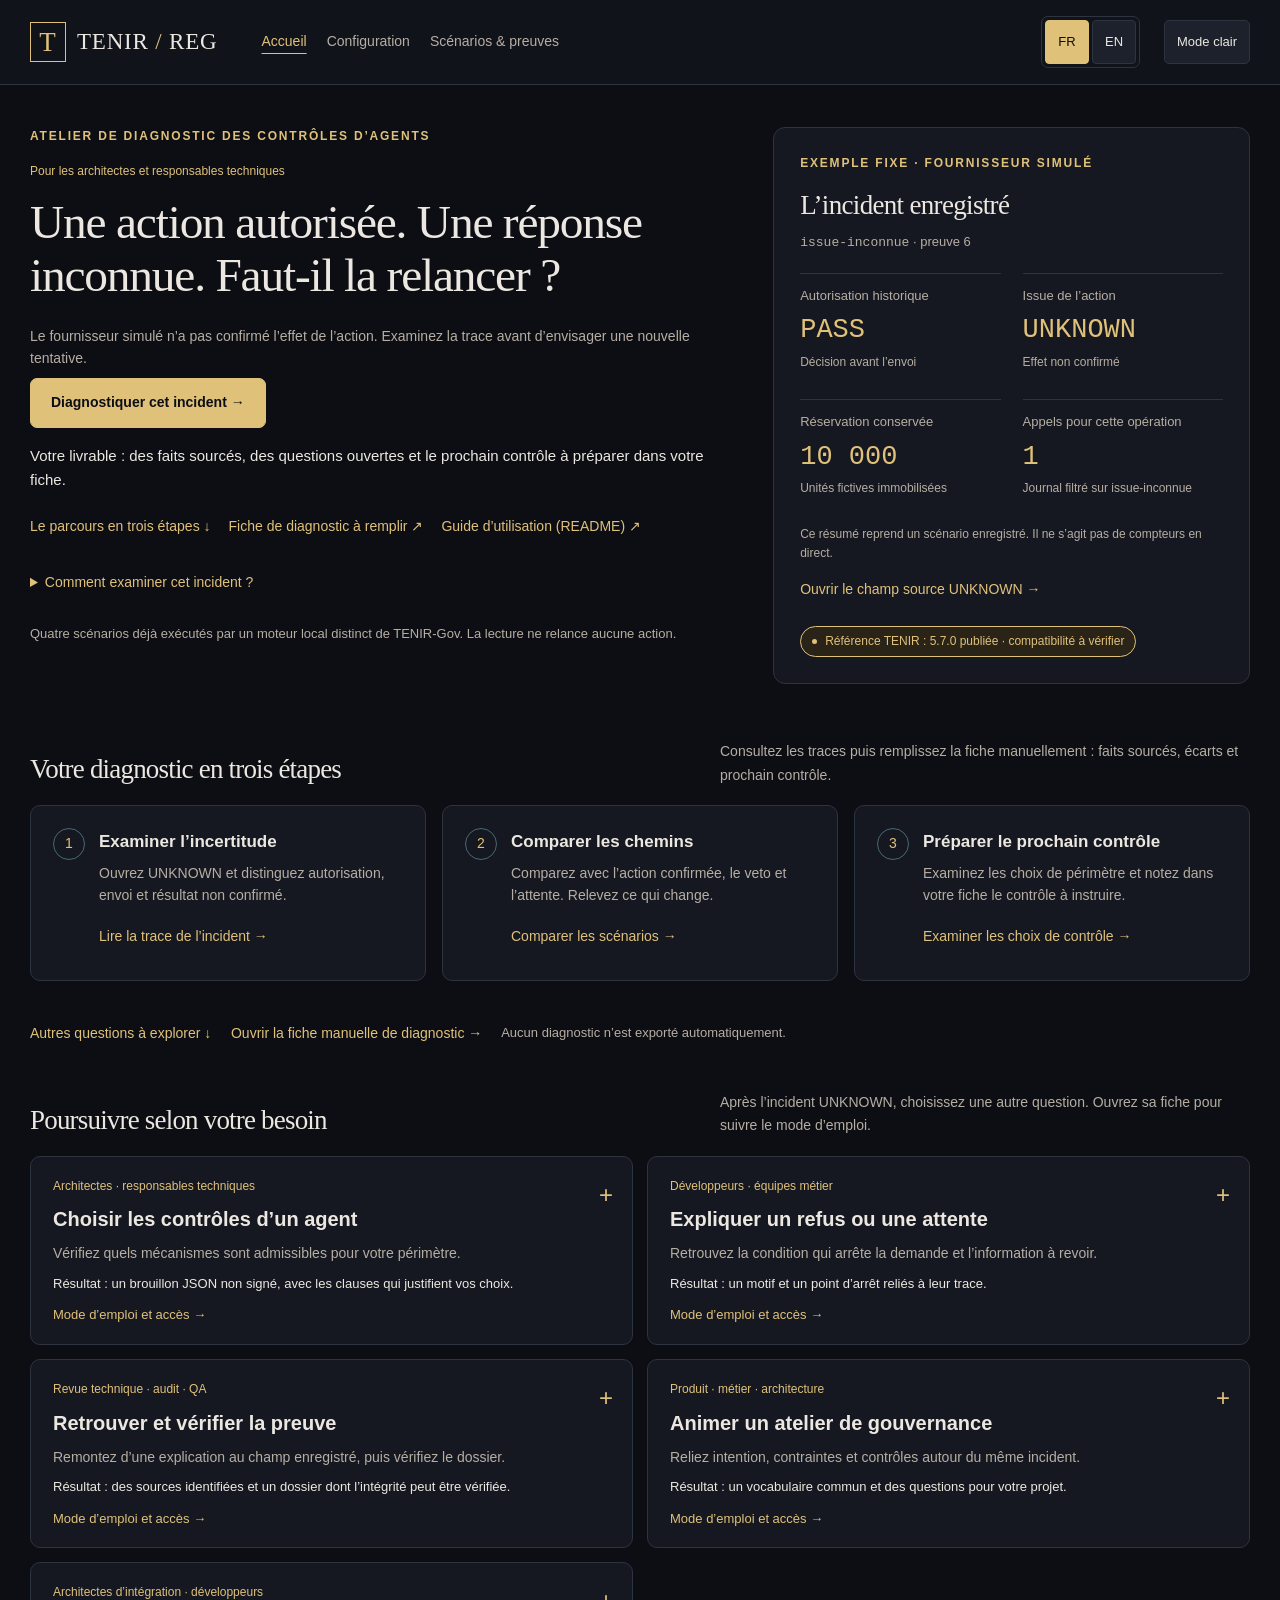
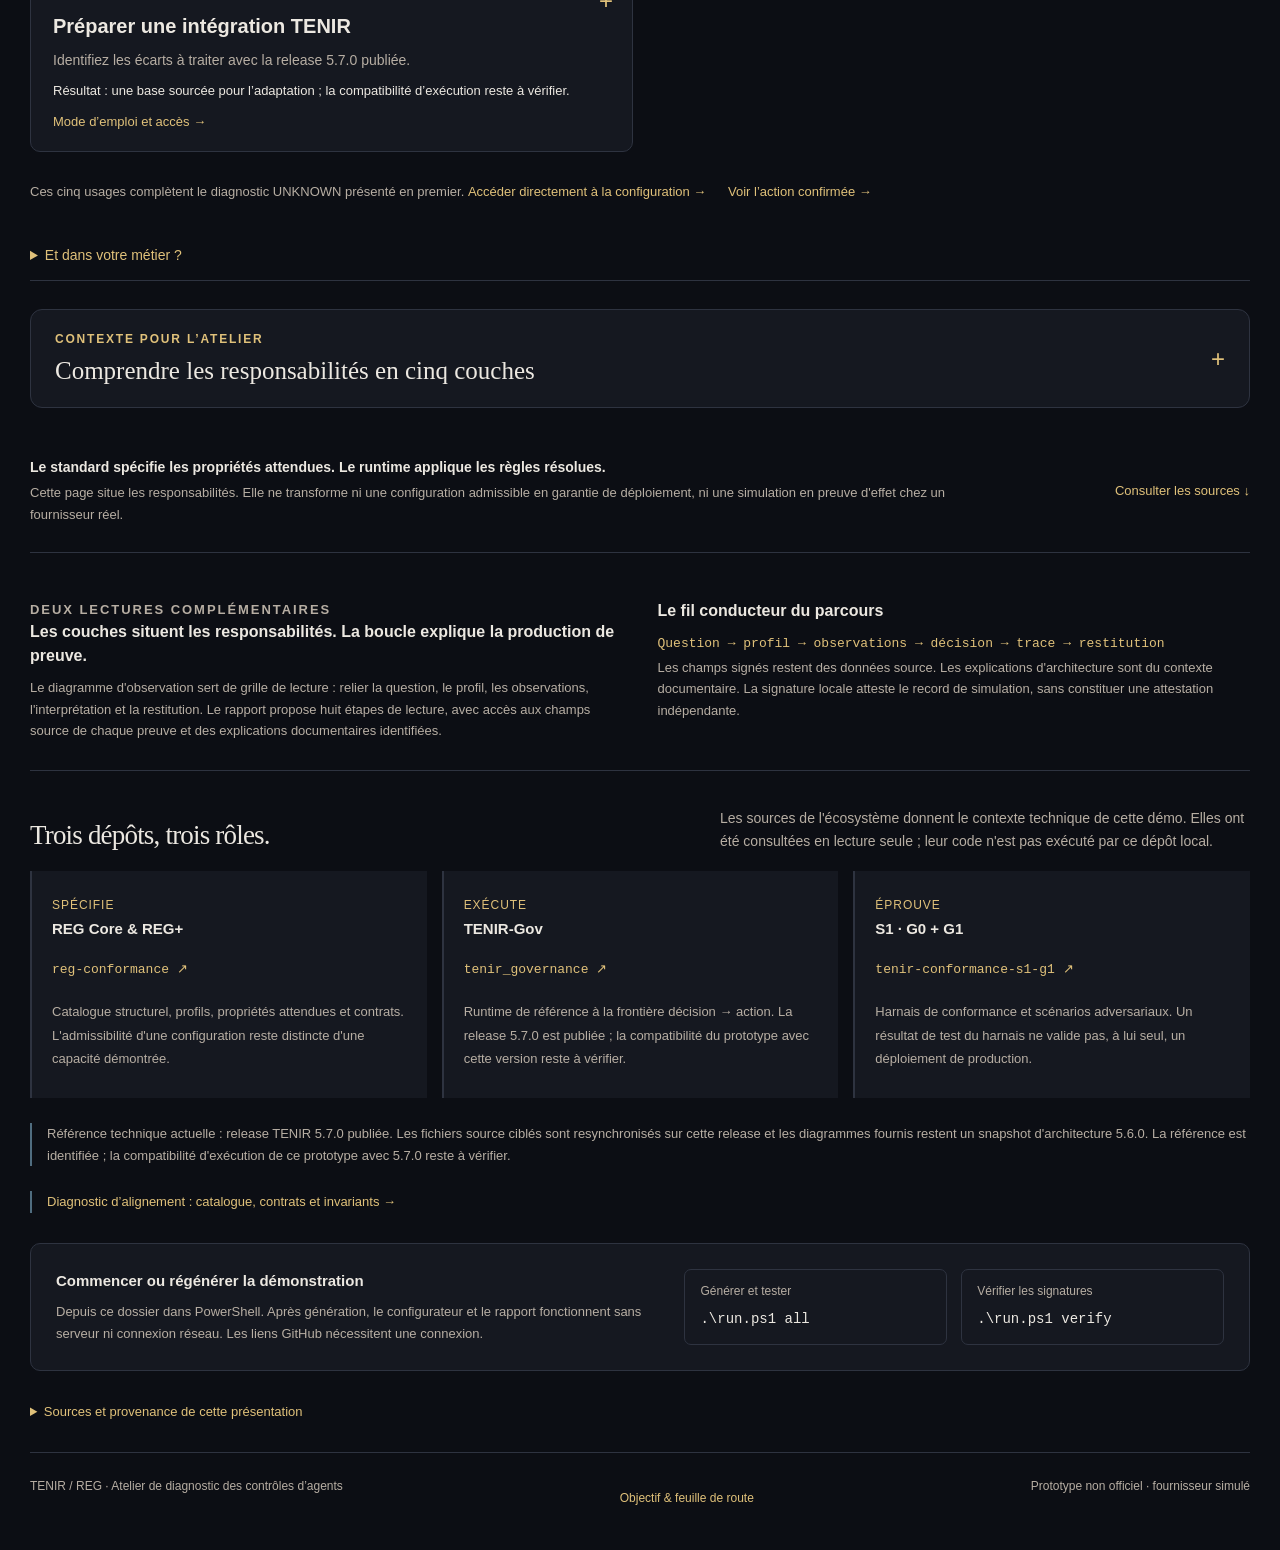
<file: index.html>
<!doctype html>
<html lang="fr"><head><meta charset="utf-8"><meta name="viewport" content="width=device-width,initial-scale=1">
<title data-fr="TENIR/REG — Atelier de diagnostic des contrôles d’agents" data-en="TENIR/REG — Agent control diagnostic workshop">TENIR/REG — Atelier de diagnostic des contrôles d’agents</title>
<meta name="description" content="Atelier pour architectes et responsables techniques : diagnostiquer une action autorisée dont le résultat reste inconnu, examiner ses preuves et préparer le prochain contrôle. Référence TENIR 5.7.0 publiée ; compatibilité du prototype à vérifier.">
<style>
:root{color-scheme:dark;--bg:#08131e;--panel:#102232;--line:#2a4152;--text:#e9f1f6;--muted:#a5b8c6;--cyan:#65ded5;--green:#a4dfbd;--violet:#c2b3f0}*{box-sizing:border-box}html{scroll-behavior:smooth;scroll-padding-top:24px}body{margin:0;background:radial-gradient(ellipse at 0 0,#173d4b8a,transparent 52%),var(--bg);color:var(--text);font:15px/1.65 'Segoe UI',sans-serif}a{color:var(--cyan);text-decoration:none}a:hover{text-decoration:underline}button{font:inherit;cursor:pointer}button:focus-visible,a:focus-visible,summary:focus-visible{outline:3px solid var(--cyan);outline-offset:4px}[hidden]{display:none!important}.container{max-width:1320px;margin:auto;padding:0 30px}.topbar{border-bottom:1px solid var(--line);background:#091723d9}.topbar>.container{min-height:84px;display:flex;align-items:center;gap:38px}.brand{color:var(--text);font-weight:750;letter-spacing:.07em;display:flex;gap:11px;align-items:center;white-space:nowrap}.brand-icon{width:33px;height:33px;display:grid;place-items:center;background:var(--cyan);color:#123137;border-radius:7px;font-size:20px}.topbar nav{display:flex;gap:26px;margin-left:20px;font-size:12px}.topbar nav a{color:var(--muted)}.language-switch{display:flex;gap:3px;margin-left:auto;padding:3px;border:1px solid var(--line);border-radius:7px}.language-switch button{border:0;border-radius:4px;padding:5px 10px;color:var(--muted);background:transparent;font-size:11px}.language-switch button[aria-pressed=true]{background:var(--cyan);color:#102f32}.hero{display:grid;grid-template-columns:minmax(0,1.05fr) minmax(420px,1fr);gap:65px;padding-top:56px;padding-bottom:38px;align-items:center}.eyebrow{font-size:10px;font-weight:650;letter-spacing:.15em;color:var(--cyan);margin:0 0 15px}.version{display:inline-flex;gap:8px;align-items:center;border:1px solid #3c6167;background:#14323a65;border-radius:20px;padding:5px 11px;color:var(--cyan);font-size:10px;margin-bottom:24px}.version-dot{width:5px;height:5px;border-radius:50%;background:var(--cyan)}h1{font-size:clamp(36px,4vw,53px);font-weight:620;letter-spacing:-.045em;line-height:1.12;margin:0 0 23px}.title-muted{color:var(--muted)}.hero-copy{color:var(--muted);max-width:530px;font-size:14px;line-height:1.9;margin-bottom:23px}.actions{display:flex;gap:12px;flex-wrap:wrap}.primary,.secondary{display:inline-flex;align-items:center;justify-content:center;min-height:44px;padding:10px 17px;border:1px solid var(--line);border-radius:7px;font-size:12px;font-weight:600}.primary{background:var(--cyan);border-color:var(--cyan);color:#102e32}.primary:hover{background:#9ee9e1;text-decoration:none}.secondary{color:var(--text)}.secondary:hover{background:#142d3b;text-decoration:none}.hero-note{font-size:11px;color:var(--muted);margin-top:18px;max-width:490px}.architecture-heading{display:flex;justify-content:space-between;gap:12px;align-items:baseline;margin-bottom:15px}.architecture-heading h2{font-size:18px;line-height:1.3;margin:0;letter-spacing:-.02em}.architecture-heading small{font:10px Consolas,monospace;color:var(--muted);white-space:nowrap}.layer-stack{display:grid;gap:8px}.layer{display:grid;grid-template-columns:28px minmax(0,1fr) auto;gap:12px;align-items:center;width:100%;min-height:64px;text-align:left;border:1px solid var(--line);border-radius:9px;background:#0e1e2b;color:var(--text);padding:11px 15px;transition:background .15s,border-color .15s}.layer:hover{background:#183343;border-color:#547183}.layer[aria-pressed=true]{background:#14343c;border-color:var(--cyan)}.layer-number{font:12px Consolas,monospace;color:#7696aa}.layer[aria-pressed=true] .layer-number{color:var(--cyan)}.layer-name{display:block;font-size:13px;font-weight:600}.layer-role{display:block;color:var(--muted);font-size:10px;margin-top:2px}.layer-tag{font-size:9px;color:var(--muted);border:1px solid var(--line);border-radius:20px;padding:3px 8px}.layer-tag.demo{color:var(--cyan);border-color:#3c646b}.stack-note{font-size:10px;color:var(--muted);margin:12px 0 0}.context-strip{display:flex;align-items:center;justify-content:space-between;gap:22px;padding:20px 0 27px;border-bottom:1px solid var(--line);font-size:12px}.context-strip strong{font-weight:550;display:block}.context-strip p{margin:3px 0 0;color:var(--muted);font-size:11px;max-width:950px}.context-strip>a{white-space:nowrap;font-size:11px}.layer-detail{display:grid;grid-template-columns:minmax(250px,.8fr) minmax(0,1.4fr);gap:40px;padding:30px;border:1px solid var(--line);border-radius:12px;background:var(--panel);margin-top:28px}.layer-detail h2{font-size:25px;letter-spacing:-.03em;line-height:1.25;margin:7px 0 13px}.status{display:inline-block;font-size:10px;border:1px solid #476373;color:var(--muted);border-radius:20px;padding:4px 10px}.status[data-status=LOCAL_DEMO]{color:var(--cyan);border-color:#4c807b}.status[data-status=ILLUSTRATED_SUBSET]{color:var(--violet);border-color:#706285}.detail-meta{display:grid;grid-template-columns:1fr 1fr;gap:16px;margin-top:20px}.detail-meta dt{font-size:10px;color:var(--muted);margin-bottom:3px}.detail-meta dd{font-size:12px;margin:0}.detail-body p{font-size:13px;line-height:1.8;color:var(--muted);margin:7px 0 18px}.detail-body h3{font-size:12px;font-weight:600;color:var(--text);margin:0}.section-head{display:flex;justify-content:space-between;align-items:end;gap:25px;margin:44px 0 18px}.section-head h2{font-size:27px;line-height:1.25;letter-spacing:-.03em;margin:0}.section-head p{max-width:530px;font-size:12px;color:var(--muted);margin:0}.utility-grid{display:grid;grid-template-columns:repeat(3,minmax(0,1fr));gap:16px}.utility-card{padding:24px;border:1px solid var(--line);border-radius:10px;background:#0e1d2b}.utility-card .number{font:11px Consolas,monospace;color:var(--cyan)}.utility-card h3{font-size:17px;line-height:1.4;margin:17px 0 11px;letter-spacing:-.02em}.utility-card p{font-size:12px;color:var(--muted);line-height:1.8;margin:0 0 18px}.utility-card a{font-size:11px}.reading{display:grid;grid-template-columns:1fr 1fr;gap:35px;padding:28px 0;margin-top:18px;border-bottom:1px solid var(--line)}.reading h3{font-size:14px;line-height:1.5;margin:0 0 9px}.reading p{color:var(--muted);font-size:12px;margin:0}.reading-flow{font:11px/1.9 Consolas,monospace;color:#c3d8e5!important}.repos{display:grid;grid-template-columns:repeat(3,minmax(0,1fr));gap:15px}.repo{padding:20px;border-left:2px solid #3b5a6e;background:#0c1b27}.repo h3{font-size:13px;margin:0 0 6px}.repo .repo-verb{color:var(--cyan);font-size:10px;letter-spacing:.08em;text-transform:uppercase}.repo p{font-size:11px;color:var(--muted);line-height:1.8;margin:8px 0}.repo a{font:11px/1.6 Consolas,monospace;overflow-wrap:anywhere}.source-note{color:var(--muted);font-size:11px;line-height:1.8;margin:17px 0}.source-note a{white-space:nowrap}.setup{display:grid;grid-template-columns:1.1fr 1fr;gap:35px;padding:25px;background:#112431;border:1px solid var(--line);border-radius:10px;margin:30px 0}.setup h3{font-size:15px;margin:0 0 8px}.setup p{color:var(--muted);font-size:12px;margin:0}.commands{display:grid;grid-template-columns:1fr 1fr;gap:14px;align-items:center}.command{padding:12px 15px;border:1px solid #355264;border-radius:7px;background:#0b1b27}.command span{display:block;color:var(--muted);font-size:9px;margin-bottom:4px}.command code{font:12px Consolas,monospace;color:var(--text)}details{margin:15px 0 30px;font-size:11px;color:var(--muted)}summary{cursor:pointer;color:var(--cyan)}.sources-list{display:flex;gap:12px 24px;flex-wrap:wrap;list-style:none;padding:12px 0 0;margin:0}.release-note{font-size:11px;color:var(--muted);border-left:2px solid #506d80;padding-left:15px;margin:25px 0}footer{display:flex;justify-content:space-between;gap:15px;flex-wrap:wrap;border-top:1px solid var(--line);padding:24px 0 30px;color:var(--muted);font-size:10px}footer a{font-size:10px}.skip{position:absolute;top:-60px;left:20px;padding:10px;background:var(--panel)}.skip:focus{top:10px}
@media(max-width:1050px){.hero{gap:30px;grid-template-columns:1fr 1fr}.layer-tag{display:none}.layer{grid-template-columns:23px minmax(0,1fr)}.layer-detail{gap:24px}.topbar nav{gap:16px;margin-left:0}.setup{gap:20px}.commands{grid-template-columns:1fr}}
@media(max-width:780px){.container{padding:0 22px}.topbar>.container{flex-wrap:wrap;gap:15px;padding-top:17px;padding-bottom:15px}.topbar nav{order:3;width:100%;font-size:11px}.hero{grid-template-columns:1fr;padding-top:35px;gap:30px}.hero-copy{max-width:100%}h1{font-size:42px}.layer-tag{display:block}.layer{grid-template-columns:28px minmax(0,1fr) auto}.layer-detail{grid-template-columns:1fr;gap:20px}.detail-meta{margin-top:14px}.context-strip{align-items:start}.section-head{display:block}.section-head p{margin-top:12px}.utility-grid,.repos{grid-template-columns:1fr}.utility-card h3{margin-top:9px}.utility-card{padding:21px}.reading,.setup{grid-template-columns:1fr;gap:20px}.commands{grid-template-columns:1fr 1fr}.repo{padding:18px}.source-note a{white-space:normal}}
@media(max-width:420px){.container{padding:0 17px}h1{font-size:36px}.layer-tag{display:none}.layer{grid-template-columns:23px minmax(0,1fr)}.architecture-heading{display:block}.architecture-heading small{display:block;margin-top:5px}.layer-detail{padding:22px}.detail-meta,.commands{grid-template-columns:1fr}.context-strip{display:block}.context-strip>a{display:inline-block;margin-top:10px}.layer-detail h2{font-size:23px}.section-head h2{font-size:25px}}

/* Journey hierarchy and readable controls across desktop and mobile. */
body{font-size:16px}.topbar nav{font-size:14px;gap:20px}.topbar nav a{display:inline-flex;align-items:center;min-height:44px}.topbar nav a[aria-current=page]{color:var(--text);text-decoration:underline;text-underline-offset:7px}.language-switch button{min-width:44px;min-height:44px;font-size:13px}.eyebrow,.version,.hero-note,.layer-number,.layer-role,.layer-tag,.stack-note,.status,.detail-meta dt,.repo .repo-verb,.command span,footer,footer a{font-size:12px}.version{margin-bottom:18px}.hero{align-items:start;gap:45px}.hero-copy{font-size:16px;line-height:1.75}.primary,.secondary{min-height:46px;font-size:14px;padding:11px 17px}.hero-note{line-height:1.7}.architecture-heading small{font-size:12px}.layer-name{font-size:14px}.layer{min-height:70px}.layer-role{line-height:1.4}.stack-note{line-height:1.6}.layer-detail{display:block;padding:0;margin:16px 0 0;background:#102532}.layer-detail summary{display:flex;justify-content:space-between;align-items:center;gap:14px;min-height:76px;padding:14px 17px;color:var(--text);list-style:none}.layer-detail summary::-webkit-details-marker{display:none}.layer-detail summary::after{content:'+';font-size:22px;color:var(--cyan)}.layer-detail[open] summary::after{content:'−'}.layer-detail summary .eyebrow{display:block;margin:0 0 3px;font-size:12px}.layer-detail-title,#layer-detail-title{display:block;font-size:16px;line-height:1.35;font-weight:600}.layer-detail .status{font-size:12px;max-width:160px;line-height:1.4}.layer-detail-content{padding:0 18px 16px}.detail-meta{margin:0 0 16px;padding-top:14px;border-top:1px solid var(--line)}.detail-meta dd{font-size:13px}.detail-body p{font-size:14px;line-height:1.65;margin-bottom:13px}.detail-body h3{font-size:13px}.section-head{margin-top:36px}.section-head p{font-size:14px}.journey-steps{display:grid;grid-template-columns:repeat(3,minmax(0,1fr));list-style:none;margin:0 0 30px;padding:0;gap:16px}.journey-steps li{display:flex;align-items:start;gap:14px;border:1px solid var(--line);background:#0f2230;border-radius:10px;padding:22px}.journey-number{display:grid;place-items:center;flex:none;width:32px;height:32px;border-radius:50%;color:var(--cyan);border:1px solid #476875;font-size:14px}.journey-steps h3{font-size:17px;line-height:1.35;margin:3px 0 8px}.journey-steps p{font-size:14px;line-height:1.6;color:var(--muted);margin:0 0 8px}.journey-steps a{display:inline-flex;align-items:center;min-height:44px;font-size:14px}.context-strip{font-size:14px}.context-strip p,.context-strip>a,.utility-card p,.utility-card a,.reading p,.reading-flow,.repo p,.repo a,.source-note,.setup p,details,.release-note{font-size:13px}.context-strip>a,.utility-card a,.repo a,footer a,.sources-list a{display:inline-flex;align-items:center;min-height:44px}.utility-card h3{font-size:18px}.utility-card .number{font-size:12px}.reading h3{font-size:16px}.repo h3{font-size:15px}.command code{font-size:14px}.sources-list{gap:4px 24px}.skip{z-index:2;min-height:44px}.commands{overflow-wrap:anywhere}
@media(max-width:1050px){.hero{gap:28px}.topbar>.container{gap:24px}.journey-steps li{padding:17px;gap:10px}.layer-detail summary{flex-wrap:wrap}.layer-detail .status{max-width:none}.layer-detail summary::after{margin-left:auto}}
@media(max-width:780px){.hero{gap:30px}.topbar nav{gap:16px;flex-wrap:wrap;font-size:14px}.topbar>.container{gap:10px 18px}.hero-copy{font-size:16px}.journey-steps{grid-template-columns:1fr;gap:12px}.journey-steps li{padding:18px;gap:14px}.layer-detail summary{flex-wrap:nowrap}.context-strip{flex-wrap:wrap}.layer-detail .status{max-width:180px}.section-head{margin-top:30px}}
@media(max-width:420px){.primary,.secondary{width:100%}.layer-detail summary{flex-wrap:wrap}.layer-detail .status{max-width:none}.topbar nav{gap:6px 15px}.hero{padding-top:28px}.hero h1{font-size:36px}.journey-steps h3{font-size:17px}.detail-meta{grid-template-columns:1fr}.layer-detail summary .eyebrow{font-size:12px}.layer-name{font-size:14px}}
@media(prefers-reduced-motion:reduce){html{scroll-behavior:auto}.layer{transition:none}}

/* Incident first: fixed recorded facts, then optional tools and context. */
.hero{grid-template-columns:minmax(0,1.25fr) minmax(320px,.85fr);gap:42px;padding-top:42px;padding-bottom:20px}.hero h1{font-size:clamp(36px,3.7vw,50px);max-width:690px}.hero-copy{max-width:670px;font-size:16px;line-height:1.7}.hero .use-case-audience{margin:0 0 14px}.hero-result{font-size:15px;line-height:1.65;margin:16px 0 0}.hero .use-case-action{margin:0;padding:12px 20px}.hero-resources{display:flex;flex-wrap:wrap;gap:0 18px;margin:12px 0 0}.hero-resources a,.quick-start-result a{display:inline-flex;align-items:center;min-height:44px;font-size:14px}.hero-note{max-width:670px;font-size:13px}.incident-howto{margin:12px 0;font-size:14px}.incident-howto summary{min-height:44px;padding:10px 0}.incident-snapshot{padding:26px;border:1px solid var(--line);border-radius:12px;background:var(--panel)}.incident-snapshot h2{font-size:27px;line-height:1.25;margin:0 0 8px}.snapshot-reference{color:var(--muted);font-size:13px;margin:0 0 20px}.incident-facts{display:grid;grid-template-columns:1fr 1fr;gap:20px 22px;margin:0}.incident-facts>div{border-top:1px solid var(--line);padding-top:12px;min-width:0}.incident-facts dt{font-size:13px;line-height:1.5;color:var(--muted)}.incident-facts dd{font:27px/1.35 Consolas,monospace;margin:7px 0;color:var(--accent);overflow-wrap:anywhere}.incident-facts dd span,.snapshot-note{display:block;font:12px/1.6 'Segoe UI',Arial,sans-serif;color:var(--muted);margin:4px 0}.snapshot-note{margin-top:20px}.incident-snapshot>a{display:inline-flex;align-items:center;min-height:44px;font-size:14px}.incident-snapshot .version{font-size:12px;margin:14px 0 0;display:flex;width:fit-content}.quick-start-result{font-size:13px;color:var(--muted);margin:0 0 30px}.quick-start-result a{margin-right:16px}
.use-case-grid{display:grid;grid-template-columns:repeat(2,minmax(0,1fr));gap:14px;align-items:start}.use-case-card{min-width:0;border:1px solid var(--line);border-radius:10px;background:var(--panel);overflow-wrap:anywhere}.use-case-card>details{margin:0;font-size:14px}.use-case-card summary{display:block;position:relative;padding:20px 42px 18px 22px;list-style:none}.use-case-card summary::-webkit-details-marker{display:none}.use-case-card summary::after{content:'+';position:absolute;right:19px;top:18px;color:var(--accent);font-size:24px}.use-case-card details[open]>summary::after{content:'−'}.use-case-audience{display:block;font-size:12px;color:var(--accent);margin:0 0 10px}.use-case-title{display:block;font-size:20px;font-weight:600;line-height:1.35;color:var(--text);margin:0 0 9px}.use-case-benefit{display:block;font-size:14px;line-height:1.6;color:var(--muted);margin:0 0 9px}.use-case-result{display:block;color:var(--text)}.use-case-card .use-case-result{font-size:13px;line-height:1.6;margin:0}.use-case-open{display:block;font-size:13px;margin:10px 0 0;color:var(--accent)}.use-case-body{padding:0 22px 18px}.use-case-steps{padding-left:22px;margin:12px 0}.use-case-steps li{margin:10px 0;font-size:14px;line-height:1.65}.use-case-body a{display:inline-flex;align-items:center;min-height:44px;font-size:14px}.use-case-body p{margin:4px 0 0}.use-case-action{display:inline-flex;align-items:center;min-height:44px;font-size:14px}.use-case-scope{color:var(--muted);font-size:13px;line-height:1.7;margin:18px 0}.use-case-scope a{display:inline-flex;align-items:center;min-height:44px;margin-right:18px}.business-examples{margin:18px 0 24px;padding:0;border-bottom:1px solid var(--line);font-size:14px}.business-examples summary{min-height:48px;padding:12px 0}.business-examples p,.business-examples li{font-size:14px;line-height:1.7;color:var(--muted)}.business-examples ul{padding-left:22px}.business-examples li{margin:8px 0}.architecture-context{margin:28px 0}.architecture-context>details{border:1px solid var(--line);border-radius:12px;background:var(--panel);margin:0}.architecture-context>details>summary{display:flex;align-items:center;justify-content:space-between;gap:20px;min-height:86px;padding:20px 24px;list-style:none}.architecture-context>details>summary::-webkit-details-marker{display:none}.architecture-context>details>summary::after{content:'+';font-size:24px}.architecture-context>details[open]>summary::after{content:'−'}.architecture-context .eyebrow{display:block;margin:0 0 5px}.context-title{display:block;font:25px/1.3 Georgia,'Times New Roman',serif;color:var(--text)}.architecture-content{padding:6px 24px 24px;max-width:920px;margin:0 auto}.architecture-content .layer-detail summary{background:var(--panel-soft);border-radius:10px}.architecture-content .layer-stack{margin-top:20px}
@media(max-width:900px){.hero{grid-template-columns:minmax(0,1fr);gap:24px}.hero h1{max-width:730px}.incident-snapshot{padding:22px}.incident-facts{grid-template-columns:repeat(4,minmax(0,1fr));gap:16px}.incident-facts dd{font-size:23px}.hero-copy{max-width:100%}}
@media(max-width:680px){.use-case-grid{grid-template-columns:1fr;gap:12px}.use-case-card summary{padding:18px 40px 17px 19px}.use-case-body{padding:0 19px 17px}.hero{padding-top:30px}.hero h1{font-size:37px}.incident-facts{grid-template-columns:1fr 1fr;gap:20px}.hero-resources{gap:0 15px}.hero-resources a{font-size:13px}.architecture-context>details>summary{padding:18px}.architecture-content{padding:6px 16px 18px}.context-title{font-size:22px}.use-case-title{font-size:19px}.incident-snapshot .version{font-size:12px}}
</style><style id="tenir-theme-style">/* TENIR Labs envelope: warm paper, ink, brass and a restrained execution green. */
:root,:root[data-theme=dark]{color-scheme:dark;--bg:#0c0e14;--panel:#151820;--panel-soft:#1c212b;--line:#2e3340;--border:#2e3340;--text:#ece8e1;--muted:#b7aea3;--cyan:#e0c17a;--accent:#e0c17a;--accent-text:#0c0e14;--green:#9dccb4;--amber:#e0c17a;--red:#f0b2a8;--violet:#c7b7d8;--topbar:#10131a;--hover:#252a34;--selected:#2a2418;--code:#1c212b;--valid-soft:#1c3028;--warn-soft:#332819;--error-soft:#2a1c1a;--accent-soft:#2a2418}
:root[data-theme=light]{color-scheme:light;--bg:#f4f0e8;--panel:#fbf8f3;--panel-soft:#ebe4d8;--line:#d8d0c3;--border:#d8d0c3;--text:#16141c;--muted:#4f4a44;--cyan:#7a5424;--accent:#7a5424;--accent-text:#fbf8f3;--green:#1d4a38;--amber:#7a5424;--red:#6e2e2a;--violet:#5e4a73;--topbar:#fbf8f3;--hover:#efe8dc;--selected:#f3e6d2;--code:#ebe4d8;--valid-soft:#e5efe8;--warn-soft:#f3e6d2;--error-soft:#f6e8e4;--accent-soft:#f3e6d2}
body{background:var(--bg);color:var(--text);font-family:'Segoe UI',Arial,sans-serif}
h1,h2{font-family:Georgia,'Times New Roman',serif;font-weight:400;letter-spacing:-.025em}h1{line-height:1.12}
.brand{font-family:Georgia,'Times New Roman',serif;font-weight:400;font-size:23px;letter-spacing:.035em;color:var(--text);text-decoration:none;display:inline-flex;align-items:center;gap:11px;white-space:nowrap}
.brand-mark,.brand-icon{display:grid;place-items:center;flex:none;width:36px;height:40px;background:transparent;color:var(--accent);border:1px solid var(--accent);border-radius:0;font:27px/1 Georgia,'Times New Roman',serif}
.brand-slash{color:var(--accent)}.brand-name{font:inherit}.topbar{background:var(--topbar);border-color:var(--line);gap:24px}.topbar>.container{gap:24px}.topbar nav a,.nav-links a{color:var(--muted)}.topbar nav a[aria-current=page],.nav-links a[aria-current=page]{color:var(--accent);border-color:var(--accent)}
.panel,.utility-card,.repo,.command,.layer,.layer-detail,.journey,.journey-steps li,.stat,#detail,.selection-chip,.suggestion,.rule-card,.setup,.result-block,.return-context-bar,.rules-next,.change-feedback{background:var(--panel);border-color:var(--line);color:var(--text)}
.layer:hover,.secondary:hover,.selection-chip:hover,.suggestion:hover,.journey>button:hover,.journey>a[href]:hover{background:var(--hover);border-color:var(--accent)}
.layer[aria-pressed=true],.journey>button[aria-pressed=true],.scenarios button[aria-pressed=true],.nav-links a[aria-current=page]{background:var(--selected);border-color:var(--accent)}
.scenarios button{background:var(--panel);color:var(--text);border-color:var(--line)}.scenarios button:hover{background:var(--hover)}
a,.eyebrow,.layer-number,.utility-card .number,.repo .repo-verb{color:var(--accent)}.reading .reading-flow{color:var(--accent)!important}
.title-muted,.muted,.hero-copy,.hero-note,.layer-role,.stack-note,.detail-meta dt,.detail-body p,.section-head p,.utility-card p,.reading p,.repo p,.source-note,.setup p,.release-note,footer,.status,.layer-tag,.small,.stat small,.scenario-hint,.scenario-index{color:var(--muted)}
.version,.badge{background:var(--accent-soft);border-color:var(--accent);color:var(--accent)}.version-dot,.live-dot,.local-label>span:first-child{background:var(--accent)}
.primary,.action.primary{background:var(--accent);border-color:var(--accent);color:var(--accent-text)}.primary:hover,.action.primary:hover{background:var(--accent);filter:brightness(1.09);color:var(--accent-text)}
.secondary,.action:not(.primary),.language-toggle,.language-switch button,.theme-toggle{background:var(--panel-soft);border:1px solid var(--line);color:var(--text)}
.language-switch button[aria-pressed=true]{background:var(--accent);border-color:var(--accent);color:var(--accent-text)}
.appearance-controls{display:flex;align-items:center;justify-content:flex-end;gap:8px;flex-wrap:wrap;margin-bottom:16px}.appearance-controls .language-switch{margin:0}
.theme-toggle{display:inline-flex;align-items:center;justify-content:center;min-height:44px;min-width:44px;padding:8px 12px;border-radius:5px;font:13px/1.4 'Segoe UI',Arial,sans-serif;cursor:pointer;white-space:nowrap;flex:none}
.theme-toggle:hover,.language-toggle:hover{background:var(--hover);border-color:var(--accent)}
select,option,pre{color:var(--text);background:var(--code);border-color:var(--line)}select[aria-invalid=true]{background:var(--error-soft);border-color:var(--red)}
.stepper button>span{background:var(--panel-soft);color:var(--muted)}.stepper button[aria-current=step]>span{background:var(--accent);color:var(--accent-text)}
.validity-box{background:var(--valid-soft);border-color:var(--green)}.validity-box p{color:var(--text)}.validity-box[data-valid=false]{background:var(--warn-soft);border-color:var(--amber)}.validity-box[data-valid=false] p{color:var(--text)}
.rule-card[data-rule-status=VIOLATED],.field-link{background:var(--error-soft);border-color:var(--red);color:var(--red)}.rule-card[data-rule-status=VIOLATED]{color:var(--text)}
.rule-status{border-color:var(--line)}.rule-status[data-rule-status=SATISFIED]{border-color:var(--green)}.rule-status[data-rule-status=VIOLATED]{border-color:var(--red)}
.recovery,.noscript{background:var(--warn-soft);border-color:var(--amber)}.recovery.success{background:var(--valid-soft);border-color:var(--green)}.replay-note{background:var(--accent-soft);border-color:var(--accent)}
.demo-link[aria-disabled=true]{background:var(--panel-soft);border-color:var(--line);color:var(--muted)}.step-feedback{background:var(--valid-soft);color:var(--green)}.step-feedback[data-valid=false]{background:var(--warn-soft);color:var(--amber)}.field-error{background:var(--error-soft);color:var(--red)}
.breadcrumb span{color:var(--muted)}.loop article{border-color:var(--line)}.app-nav,.context-strip,.provenance-panel,.reading,footer{border-color:var(--line)}.skip,.skip-link{background:var(--accent);color:var(--accent-text)}
button:focus-visible,a:focus-visible,select:focus-visible,summary:focus-visible{outline-color:var(--accent)}
@media(max-width:780px){.topbar,.topbar>.container{gap:10px 16px}.theme-toggle{padding:8px 10px}.topbar nav{flex-wrap:wrap}.topbar .language-toggle{margin-left:0}.topbar .local-label{margin-left:auto}.topbar>.container>.language-switch{margin-left:auto}.appearance-controls{justify-content:flex-start}}
@media(max-width:520px){.topbar .brand{margin-right:auto}.topbar .theme-toggle{margin-left:0}.brand{font-size:21px}.brand-mark,.brand-icon{width:32px;height:36px;font-size:25px}}
@media(prefers-reduced-motion:reduce){*,*:before,*:after{scroll-behavior:auto!important;transition:none!important;animation:none!important}}
</style>
</head><body>
<a class="skip" href="#main" data-fr="Aller au contenu" data-en="Skip to content">Aller au contenu</a>
<header class="topbar"><div class="container"><a class="brand" href="index.html"><span class="brand-icon" aria-hidden="true">T</span><span class="brand-name">TENIR <span class="brand-slash">/</span> REG</span></a><nav aria-label="Navigation"><a href="index.html" aria-current="page" data-fr="Accueil" data-en="Home">Accueil</a><a href="output/configurator.html" data-fr="Configuration" data-en="Configuration">Configuration</a><a href="output/report.html#parcours" data-fr="Scénarios &amp; preuves" data-en="Scenarios &amp; evidence">Scénarios &amp; preuves</a></nav><div class="language-switch" id="language-controls" role="group" aria-label="Langue"><button type="button" id="language-fr" lang="fr" aria-pressed="true">FR</button><button type="button" id="language-en" lang="en" aria-pressed="false">EN</button></div><button id="theme-toggle" class="theme-toggle" type="button" aria-label="Passer en mode clair">Mode clair</button></div></header>
<main class="container" id="main">
<article class="hero" id="usecase-unknown" data-use-case="unknown" aria-labelledby="incident-heading"><div>
<p class="eyebrow" data-fr="ATELIER DE DIAGNOSTIC DES CONTRÔLES D’AGENTS" data-en="AGENT CONTROL DIAGNOSTIC WORKSHOP">ATELIER DE DIAGNOSTIC DES CONTRÔLES D’AGENTS</p><p class="use-case-audience" data-fr="Pour les architectes et responsables techniques" data-en="For architects and technical leads">Pour les architectes et responsables techniques</p><h1 id="incident-heading" data-fr="Une action autorisée. Une réponse inconnue. Faut-il la relancer ?" data-en="An action was authorized. The outcome is unknown. Should you retry it?">Une action autorisée. Une réponse inconnue. Faut-il la relancer ?</h1><p class="hero-copy use-case-benefit" data-fr="Le fournisseur simulé n’a pas confirmé l’effet de l’action. Examinez la trace avant d’envisager une nouvelle tentative." data-en="The simulated provider has not confirmed the action’s effect. Examine the trace before considering a retry.">Le fournisseur simulé n’a pas confirmé l’effet de l’action. Examinez la trace avant d’envisager une nouvelle tentative.</p><div class="actions"><a class="primary use-case-action" id="usecase-unknown-action" href="output/report.html?scenario=issue-inconnue&amp;loop=execution#proof-loop" data-fr="Diagnostiquer cet incident →" data-en="Diagnose this incident →">Diagnostiquer cet incident →</a></div>
<p class="use-case-result hero-result" data-fr="Votre livrable : des faits sourcés, des questions ouvertes et le prochain contrôle à préparer dans votre fiche." data-en="Your takeaway: sourced facts, open questions and a next control to prepare in your worksheet.">Votre livrable : des faits sourcés, des questions ouvertes et le prochain contrôle à préparer dans votre fiche.</p><p class="hero-resources"><a id="entry-quick-start" href="#quick-start" data-fr="Le parcours en trois étapes ↓" data-en="The three-step journey ↓">Le parcours en trois étapes ↓</a><a id="worksheet-link" href="DIAGNOSTIC_ATELIER.md" data-fr="Fiche de diagnostic à remplir ↗" data-en="Diagnostic worksheet to complete ↗">Fiche de diagnostic à remplir ↗</a><a id="readme-link" href="README.md" data-fr="Guide d’utilisation (README) ↗" data-en="User guide (README) ↗">Guide d’utilisation (README) ↗</a></p>
<details class="incident-howto"><summary data-fr="Comment examiner cet incident ?" data-en="How do you examine this incident?">Comment examiner cet incident ?</summary><ol class="use-case-steps">
<li data-fr="Ouvrez l’étape Exécution du scénario « issue inconnue »." data-en="Open the Execution step of the unknown-outcome scenario.">Ouvrez l’étape Exécution du scénario « issue inconnue ».</li><li data-fr="Comparez le PASS historique, l’issue UNKNOWN, la réservation et les appels de cette opération." data-en="Compare historical PASS, UNKNOWN outcome, the reservation and calls for this operation.">Comparez le PASS historique, l’issue UNKNOWN, la réservation et les appels de cette opération.</li><li data-fr="Ouvrez les sources et notez dans la fiche ce qui reste à vérifier avant une prochaine action." data-en="Open the sources and note what still needs checking in the worksheet before a next action.">Ouvrez les sources et notez dans la fiche ce qui reste à vérifier avant une prochaine action.</li></ol></details>
<p class="hero-note" data-fr="Quatre scénarios déjà exécutés par un moteur local distinct de TENIR-Gov. La lecture ne relance aucune action." data-en="Four scenarios already executed by a local engine separate from TENIR-Gov. Reading their traces triggers no action.">Quatre scénarios déjà exécutés par un moteur local distinct de TENIR-Gov. La lecture ne relance aucune action.</p></div>
<aside class="incident-snapshot" aria-labelledby="snapshot-heading" data-incident-operation="issue-inconnue" data-incident-record-sequence="6">
<p class="eyebrow" data-fr="EXEMPLE FIXE · FOURNISSEUR SIMULÉ" data-en="FIXED EXAMPLE · SIMULATED PROVIDER">EXEMPLE FIXE · FOURNISSEUR SIMULÉ</p><h2 id="snapshot-heading" data-fr="L’incident enregistré" data-en="The recorded incident">L’incident enregistré</h2><p class="snapshot-reference"><code>issue-inconnue</code> · <span data-fr="preuve 6" data-en="record 6">preuve 6</span></p><dl class="incident-facts"><div><dt data-fr="Autorisation historique" data-en="Historical authorization">Autorisation historique</dt><dd data-incident-field="verdict" data-value="PASS">PASS<span data-fr="Décision avant l’envoi" data-en="Decision before dispatch">Décision avant l’envoi</span></dd></div><div><dt data-fr="Issue de l’action" data-en="Action outcome">Issue de l’action</dt><dd data-incident-field="outcome" data-value="UNKNOWN">UNKNOWN<span data-fr="Effet non confirmé" data-en="Effect unconfirmed">Effet non confirmé</span></dd></div><div><dt data-fr="Réservation conservée" data-en="Reservation retained">Réservation conservée</dt><dd data-incident-field="reserved" data-value="10000">10 000<span data-fr="Unités fictives immobilisées" data-en="Fictional units tied up">Unités fictives immobilisées</span></dd></div><div><dt data-fr="Appels pour cette opération" data-en="Calls for this operation">Appels pour cette opération</dt><dd data-incident-field="calls" data-value="1">1<span data-fr="Journal filtré sur issue-inconnue" data-en="Journal filtered to issue-inconnue">Journal filtré sur issue-inconnue</span></dd></div></dl>
<p class="snapshot-note" data-fr="Ce résumé reprend un scénario enregistré. Il ne s’agit pas de compteurs en direct." data-en="This summary describes a recorded scenario. These are not live counters.">Ce résumé reprend un scénario enregistré. Il ne s’agit pas de compteurs en direct.</p><a id="incident-source" href="output/report.html?scenario=issue-inconnue&amp;loop=execution&amp;source_seq=6&amp;source_ptr=%2Fpayload%2Foperation_state#proof-loop" data-fr="Ouvrir le champ source UNKNOWN →" data-en="Open the UNKNOWN source field →">Ouvrir le champ source UNKNOWN →</a>
<div class="version"><span class="version-dot"></span><span data-fr="Référence TENIR : 5.7.0 publiée · compatibilité à vérifier" data-en="TENIR reference: 5.7.0 published · compatibility to verify">Référence TENIR : 5.7.0 publiée · compatibilité à vérifier</span></div></aside></article>
<section class="journey-overview" id="journey" aria-labelledby="journey-heading"><div id="quick-start"><div class="section-head"><h2 id="journey-heading" data-fr="Votre diagnostic en trois étapes" data-en="Your diagnostic in three steps">Votre diagnostic en trois étapes</h2><p data-fr="Consultez les traces puis remplissez la fiche manuellement : faits sourcés, écarts et prochain contrôle." data-en="Inspect the traces, then complete the worksheet manually: sourced facts, gaps and a next control.">Consultez les traces puis remplissez la fiche manuellement : faits sourcés, écarts et prochain contrôle.</p></div><ol class="journey-steps"><li><span class="journey-number">1</span><div><h3 data-fr="Examiner l’incertitude" data-en="Examine uncertainty">Examiner l’incertitude</h3><p data-fr="Ouvrez UNKNOWN et distinguez autorisation, envoi et résultat non confirmé." data-en="Open UNKNOWN and distinguish authorization, dispatch and the unconfirmed outcome.">Ouvrez UNKNOWN et distinguez autorisation, envoi et résultat non confirmé.</p><a id="journey-evidence" href="output/report.html?scenario=issue-inconnue&amp;loop=execution#proof-loop" data-fr="Lire la trace de l’incident →" data-en="Read the incident trace →">Lire la trace de l’incident →</a></div></li><li><span class="journey-number">2</span><div><h3 data-fr="Comparer les chemins" data-en="Compare paths">Comparer les chemins</h3><p data-fr="Comparez avec l’action confirmée, le veto et l’attente. Relevez ce qui change." data-en="Compare with the confirmed action, veto and hold. Note what changes.">Comparez avec l’action confirmée, le veto et l’attente. Relevez ce qui change.</p><a id="journey-scenarios" href="output/report.html?scenario=autorisation#parcours" data-fr="Comparer les scénarios →" data-en="Compare scenarios →">Comparer les scénarios →</a></div></li><li><span class="journey-number">3</span><div><h3 data-fr="Préparer le prochain contrôle" data-en="Prepare the next control">Préparer le prochain contrôle</h3><p data-fr="Examinez les choix de périmètre et notez dans votre fiche le contrôle à instruire." data-en="Review scope choices and note the control to investigate in your worksheet.">Examinez les choix de périmètre et notez dans votre fiche le contrôle à instruire.</p><a id="journey-configurator" href="output/configurator.html" data-fr="Examiner les choix de contrôle →" data-en="Review control choices →">Examiner les choix de contrôle →</a></div></li></ol><p class="quick-start-result"><a id="entry-use-cases" href="#use-cases" data-fr="Autres questions à explorer ↓" data-en="Other questions to explore ↓">Autres questions à explorer ↓</a> <a href="DIAGNOSTIC_ATELIER.md" data-fr="Ouvrir la fiche manuelle de diagnostic →" data-en="Open the manual diagnostic worksheet →">Ouvrir la fiche manuelle de diagnostic →</a> <span data-fr="Aucun diagnostic n’est exporté automatiquement." data-en="No diagnostic is exported automatically.">Aucun diagnostic n’est exporté automatiquement.</span></p></div></section>
<section id="use-cases" aria-labelledby="use-cases-heading"><div id="utility"><div class="section-head"><h2 id="use-cases-heading" data-fr="Poursuivre selon votre besoin" data-en="Continue with your own question">Poursuivre selon votre besoin</h2><p data-fr="Après l’incident UNKNOWN, choisissez une autre question. Ouvrez sa fiche pour suivre le mode d’emploi." data-en="After the UNKNOWN incident, choose another question. Expand its card to follow the instructions.">Après l’incident UNKNOWN, choisissez une autre question. Ouvrez sa fiche pour suivre le mode d’emploi.</p></div><div class="use-case-grid"><article id="usecase-architecture" class="use-case-card" data-use-case="architecture" aria-labelledby="usecase-architecture-title"><details><summary><span class="use-case-audience" data-fr="Architectes · responsables techniques" data-en="Architects · technical leads">Architectes · responsables techniques</span><span class="use-case-title" id="usecase-architecture-title" data-fr="Choisir les contrôles d’un agent" data-en="Choose controls for an agent">Choisir les contrôles d’un agent</span><span class="use-case-benefit" data-fr="Vérifiez quels mécanismes sont admissibles pour votre périmètre." data-en="Check which mechanisms are admissible for your scope.">Vérifiez quels mécanismes sont admissibles pour votre périmètre.</span><span class="use-case-result" data-fr="Résultat : un brouillon JSON non signé, avec les clauses qui justifient vos choix." data-en="Result: an unsigned JSON draft, with clauses explaining your choices.">Résultat : un brouillon JSON non signé, avec les clauses qui justifient vos choix.</span><span class="use-case-open" data-fr="Mode d’emploi et accès →" data-en="How to use it and open it →">Mode d’emploi et accès →</span></summary><div class="use-case-body"><ol class="use-case-steps">
<li data-fr="Choisissez les quatre axes du configurateur." data-en="Choose the four configurator axes.">Choisissez les quatre axes du configurateur.</li>
<li data-fr="Si un choix est incompatible, lisez les clauses et comparez les corrections minimales." data-en="If a choice is incompatible, read its clauses and compare the smallest corrections.">Si un choix est incompatible, lisez les clauses et comparez les corrections minimales.</li>
<li data-fr="Conservez vos choix ou appliquez une correction, puis exportez votre configuration." data-en="Keep your choices or apply a correction, then export your configuration.">Conservez vos choix ou appliquez une correction, puis exportez votre configuration.</li>
</ol><a id="usecase-architecture-action" class="use-case-action" href="output/configurator.html?step=1#workspace" data-fr="Préparer une configuration →" data-en="Prepare a configuration →">Préparer une configuration →</a><p><a id="entry-rules" href="output/configurator.html#rules-scope" data-fr="Consulter directement les clauses →" data-en="Go straight to the clauses →">Consulter directement les clauses →</a></p></div></details></article>
<article id="usecase-refusal" class="use-case-card" data-use-case="refusal" aria-labelledby="usecase-refusal-title"><details><summary><span class="use-case-audience" data-fr="Développeurs · équipes métier" data-en="Developers · business teams">Développeurs · équipes métier</span><span class="use-case-title" id="usecase-refusal-title" data-fr="Expliquer un refus ou une attente" data-en="Explain a refusal or a hold">Expliquer un refus ou une attente</span><span class="use-case-benefit" data-fr="Retrouvez la condition qui arrête la demande et l’information à revoir." data-en="Find the condition stopping a request and the information to review.">Retrouvez la condition qui arrête la demande et l’information à revoir.</span><span class="use-case-result" data-fr="Résultat : un motif et un point d’arrêt reliés à leur trace." data-en="Result: a reason and stopping point linked to their recorded trace.">Résultat : un motif et un point d’arrêt reliés à leur trace.</span><span class="use-case-open" data-fr="Mode d’emploi et accès →" data-en="How to use it and open it →">Mode d’emploi et accès →</span></summary><div class="use-case-body"><ol class="use-case-steps">
<li data-fr="Ouvrez le scénario de veto et son interprétation." data-en="Open the veto scenario and its interpretation.">Ouvrez le scénario de veto et son interprétation.</li>
<li data-fr="Comparez-le au scénario d’attente pour observation absente." data-en="Compare it with the hold scenario caused by a missing observation.">Comparez-le au scénario d’attente pour observation absente.</li>
<li data-fr="Ouvrez la source du motif et vérifiez l’absence d’envoi." data-en="Open the reason’s source and check that nothing was dispatched.">Ouvrez la source du motif et vérifiez l’absence d’envoi.</li>
</ol><a id="usecase-refusal-action" class="use-case-action" href="output/report.html?scenario=blocage&amp;loop=interpretation#proof-loop" data-fr="Comprendre un refus →" data-en="Understand a refusal →">Comprendre un refus →</a></div></details></article>
<article id="usecase-evidence" class="use-case-card" data-use-case="evidence" aria-labelledby="usecase-evidence-title"><details><summary><span class="use-case-audience" data-fr="Revue technique · audit · QA" data-en="Technical review · audit · QA">Revue technique · audit · QA</span><span class="use-case-title" id="usecase-evidence-title" data-fr="Retrouver et vérifier la preuve" data-en="Find and verify the evidence">Retrouver et vérifier la preuve</span><span class="use-case-benefit" data-fr="Remontez d’une explication au champ enregistré, puis vérifiez le dossier." data-en="Follow an explanation to its recorded field, then verify the dossier.">Remontez d’une explication au champ enregistré, puis vérifiez le dossier.</span><span class="use-case-result" data-fr="Résultat : des sources identifiées et un dossier dont l’intégrité peut être vérifiée." data-en="Result: identified sources and a dossier whose integrity can be verified.">Résultat : des sources identifiées et un dossier dont l’intégrité peut être vérifiée.</span><span class="use-case-open" data-fr="Mode d’emploi et accès →" data-en="How to use it and open it →">Mode d’emploi et accès →</span></summary><div class="use-case-body"><ol class="use-case-steps">
<li data-fr="Choisissez un scénario et ouvrez une source dans la boucle de preuve." data-en="Choose a scenario and open a source in the evidence loop.">Choisissez un scénario et ouvrez une source dans la boucle de preuve.</li>
<li data-fr="Relevez la valeur, le chemin JSON, le numéro de preuve et son empreinte." data-en="Inspect the value, JSON path, record sequence and fingerprint.">Relevez la valeur, le chemin JSON, le numéro de preuve et son empreinte.</li>
<li data-fr="Consultez le dossier JSON et exécutez .\run.ps1 verify." data-en="Inspect the JSON dossier and run .\run.ps1 verify.">Consultez le dossier JSON et exécutez .\run.ps1 verify.</li>
</ol><a id="usecase-evidence-action" class="use-case-action" href="output/report.html?scenario=autorisation&amp;loop=knowledge#proof-loop" data-fr="Ouvrir les preuves →" data-en="Open the evidence →">Ouvrir les preuves →</a><p><a id="entry-report" href="output/report.html#preuves" data-fr="Accéder aux fichiers et à la vérification →" data-en="Open files and verification →">Accéder aux fichiers et à la vérification →</a></p></div></details></article>
<article id="usecase-workshop" class="use-case-card" data-use-case="workshop" aria-labelledby="usecase-workshop-title"><details><summary><span class="use-case-audience" data-fr="Produit · métier · architecture" data-en="Product · business · architecture">Produit · métier · architecture</span><span class="use-case-title" id="usecase-workshop-title" data-fr="Animer un atelier de gouvernance" data-en="Run a governance workshop">Animer un atelier de gouvernance</span><span class="use-case-benefit" data-fr="Reliez intention, contraintes et contrôles autour du même incident." data-en="Connect intent, constraints and controls around the same incident.">Reliez intention, contraintes et contrôles autour du même incident.</span><span class="use-case-result" data-fr="Résultat : un vocabulaire commun et des questions pour votre projet." data-en="Result: a shared vocabulary and questions for your project.">Résultat : un vocabulaire commun et des questions pour votre projet.</span><span class="use-case-open" data-fr="Mode d’emploi et accès →" data-en="How to use it and open it →">Mode d’emploi et accès →</span></summary><div class="use-case-body"><ol class="use-case-steps">
<li data-fr="Parcourez les cinq couches et leurs responsabilités." data-en="Explore the five layers and their responsibilities.">Parcourez les cinq couches et leurs responsabilités.</li>
<li data-fr="Suivez le budget fictif dans les quatre scénarios déjà exécutés." data-en="Follow the fictional budget through the four recorded scenarios.">Suivez le budget fictif dans les quatre scénarios déjà exécutés.</li>
<li data-fr="Notez les observations requises et les exceptions à traiter dans votre projet." data-en="Note the required observations and exceptions to handle in your project.">Notez les observations requises et les exceptions à traiter dans votre projet.</li>
</ol><a id="usecase-workshop-action" class="use-case-action" href="#architecture" data-fr="Explorer le cadre à cinq couches ↓" data-en="Explore the five-layer framework ↓">Explorer le cadre à cinq couches ↓</a></div></details></article>
<article id="usecase-integration" class="use-case-card" data-use-case="integration" aria-labelledby="usecase-integration-title"><details><summary><span class="use-case-audience" data-fr="Architectes d’intégration · développeurs" data-en="Integration architects · developers">Architectes d’intégration · développeurs</span><span class="use-case-title" id="usecase-integration-title" data-fr="Préparer une intégration TENIR" data-en="Scope a TENIR integration">Préparer une intégration TENIR</span><span class="use-case-benefit" data-fr="Identifiez les écarts à traiter avec la release 5.7.0 publiée." data-en="Identify gaps to address against the published 5.7.0 release.">Identifiez les écarts à traiter avec la release 5.7.0 publiée.</span><span class="use-case-result" data-fr="Résultat : une base sourcée pour l’adaptation ; la compatibilité d’exécution reste à vérifier." data-en="Result: a sourced basis for adaptation; execution compatibility remains to be verified.">Résultat : une base sourcée pour l’adaptation ; la compatibilité d’exécution reste à vérifier.</span><span class="use-case-open" data-fr="Mode d’emploi et accès →" data-en="How to use it and open it →">Mode d’emploi et accès →</span></summary><div class="use-case-body"><ol class="use-case-steps">
<li data-fr="Ouvrez le diagnostic d’alignement des références." data-en="Open the reference alignment diagnostic.">Ouvrez le diagnostic d’alignement des références.</li>
<li data-fr="Examinez les sept contrats, les neuf invariants et les sources épinglées." data-en="Inspect the seven contracts, nine invariants and pinned sources.">Examinez les sept contrats, les neuf invariants et les sources épinglées.</li>
<li data-fr="Relevez les écarts de budget, d’identité et de reprise UNKNOWN." data-en="List differences in budget, identity and UNKNOWN recovery.">Relevez les écarts de budget, d’identité et de reprise UNKNOWN.</li>
</ol><a id="usecase-integration-action" class="use-case-action" href="output/configurator.html#reference-alignment" data-fr="Voir les écarts d’intégration →" data-en="Inspect integration gaps →">Voir les écarts d’intégration →</a></div></details></article></div><p class="use-case-scope"><span data-fr="Ces cinq usages complètent le diagnostic UNKNOWN présenté en premier." data-en="These five uses complement the UNKNOWN diagnostic introduced above.">Ces cinq usages complètent le diagnostic UNKNOWN présenté en premier.</span> <a id="entry-configurator" href="output/configurator.html" data-fr="Accéder directement à la configuration →" data-en="Go straight to configuration →">Accéder directement à la configuration →</a> <a id="entry-example" href="output/report.html?scenario=autorisation#parcours" data-fr="Voir l’action confirmée →" data-en="View the confirmed action →">Voir l’action confirmée →</a></p><details class="business-examples">
<summary id="business-examples-heading" data-fr="Et dans votre métier ?" data-en="How could this apply to your work?">Et dans votre métier ?</summary>
<p data-fr="Trois points de départ pour un atelier :" data-en="Three starting points for a workshop:">Trois points de départ pour un atelier :</p>
<ul>
<li data-fr="Budget d’un agent : quels contrôles doivent précéder un engagement de ressources ?" data-en="Agent budget: which checks should precede a resource commitment?">Budget d’un agent : quels contrôles doivent précéder un engagement de ressources ?</li>
<li data-fr="Quotas d’API : quelle observation faut-il obtenir avant d’autoriser un appel ?" data-en="API quotas: which observation is required before allowing a call?">Quotas d’API : quelle observation faut-il obtenir avant d’autoriser un appel ?</li>
<li data-fr="Actions d’exploitation : comment expliquer une commande envoyée dont le résultat reste inconnu ?" data-en="Operational actions: how do you explain a dispatched command whose result remains unknown?">Actions d’exploitation : comment expliquer une commande envoyée dont le résultat reste inconnu ?</li>
</ul>
<p data-fr="Ce sont des transpositions possibles du modèle. Les connexions à vos systèmes et leurs règles métier restent à développer." data-en="These are possible applications of the model. Connections to your systems and their business rules remain to be developed.">Ce sont des transpositions possibles du modèle. Les connexions à vos systèmes et leurs règles métier restent à développer.</p>
</details></div></section>
<section class="architecture-context" aria-labelledby="architecture"><details id="architecture-context"><summary id="architecture"><span><span class="eyebrow" data-fr="CONTEXTE POUR L’ATELIER" data-en="WORKSHOP CONTEXT">CONTEXTE POUR L’ATELIER</span><span class="context-title" data-fr="Comprendre les responsabilités en cinq couches" data-en="Understand responsibilities across five layers">Comprendre les responsabilités en cinq couches</span></span></summary><div class="architecture-content"><div class="architecture-heading"><h2 id="architecture-heading" data-fr="Une architecture en cinq couches" data-en="A five-layer architecture">Une architecture en cinq couches</h2><small data-fr="NIVEAUX 0 → 4" data-en="LEVELS 0 → 4">NIVEAUX 0 → 4</small></div><div class="layer-stack">
<button id="layer-1" class="layer" type="button" data-level="0" aria-controls="layer-detail" aria-pressed="false"><span class="layer-number">00</span><span><span class="layer-name" data-fr="Règle métier" data-en="Business rule">Règle métier</span><span class="layer-role" data-fr="Formuler l'intention et le mandat" data-en="Express intent and mandate">Formuler l'intention et le mandat</span></span><span class="layer-tag" data-fr="Intention" data-en="Intent">Intention</span></button>
<button id="layer-2" class="layer" type="button" data-level="1" aria-controls="layer-detail" aria-pressed="false"><span class="layer-number">01</span><span><span class="layer-name" data-fr="Contrainte réglementaire" data-en="Regulatory constraint">Contrainte réglementaire</span><span class="layer-role" data-fr="Identifier les obligations applicables" data-en="Identify applicable obligations">Identifier les obligations applicables</span></span><span class="layer-tag" data-fr="Exigence" data-en="Requirement">Exigence</span></button>
<button id="layer-3" class="layer" type="button" data-level="2" aria-controls="layer-detail" aria-pressed="false"><span class="layer-number">02</span><span><span class="layer-name" data-fr="Acte de médiation" data-en="Act of mediation">Acte de médiation</span><span class="layer-role" data-fr="Traduire intention et hypothèses" data-en="Translate intent and assumptions">Traduire intention et hypothèses</span></span><span class="layer-tag" data-fr="Traduction" data-en="Translation">Traduction</span></button>
<button id="layer-4" class="layer" type="button" data-level="3" aria-controls="layer-detail" aria-pressed="false"><span class="layer-number">03</span><span><span class="layer-name" data-fr="Standard REG Core &amp; REG+" data-en="REG Core &amp; REG+ standard">Standard REG Core &amp; REG+</span><span class="layer-role" data-fr="Définir profils, invariants et contrats" data-en="Define profiles, invariants and contracts">Définir profils, invariants et contrats</span></span><span class="layer-tag" data-fr="Spécification" data-en="Specification">Spécification</span></button>
<button id="layer-5" class="layer" type="button" data-level="4" aria-controls="layer-detail" aria-pressed="true"><span class="layer-number">04</span><span><span class="layer-name" data-fr="Runtime TENIR-Gov" data-en="TENIR-Gov runtime">Runtime TENIR-Gov</span><span class="layer-role" data-fr="Évaluer, appliquer et tracer" data-en="Evaluate, enforce and record">Évaluer, appliquer et tracer</span></span><span class="layer-tag demo" data-fr="Démo locale distincte" data-en="Separate local demo">Démo locale distincte</span></button>
</div><p class="stack-note" data-fr="Le cadre en cinq couches relie l'intention à l'action. Choisissez une couche pour lire son rôle dans la démo." data-en="The five-layer framework connects intent to action. Select a layer to read its role in the demo.">Le cadre en cinq couches relie l'intention à l'action. Choisissez une couche pour lire son rôle dans la démo.</p><details class="layer-detail" id="layer-detail"><summary><span><span class="eyebrow" data-fr="COUCHE SÉLECTIONNÉE" data-en="SELECTED LAYER">COUCHE SÉLECTIONNÉE</span><span id="layer-detail-title" tabindex="-1"></span></span><span class="status" id="layer-detail-status"></span></summary><div class="layer-detail-content"><dl class="detail-meta"><div><dt data-fr="Responsabilité" data-en="Responsibility">Responsabilité</dt><dd id="layer-detail-actor"></dd></div><div><dt data-fr="Résultat attendu" data-en="Expected output">Résultat attendu</dt><dd id="layer-detail-artifact"></dd></div></dl><div class="detail-body"><h3 data-fr="Rôle dans l'architecture" data-en="Role in the architecture">Rôle dans l'architecture</h3><p id="layer-detail-role"></p><h3 data-fr="Ce que cette démo illustre" data-en="What this demo illustrates">Ce que cette démo illustre</h3><p id="layer-detail-demo"></p></div></div></details></div></details></section>
<div class="context-strip"><div><strong data-fr="Le standard spécifie les propriétés attendues. Le runtime applique les règles résolues." data-en="The standard specifies expected properties. The runtime enforces resolved rules.">Le standard spécifie les propriétés attendues. Le runtime applique les règles résolues.</strong><p data-fr="Cette page situe les responsabilités. Elle ne transforme ni une configuration admissible en garantie de déploiement, ni une simulation en preuve d'effet chez un fournisseur réel." data-en="This page locates responsibilities. It does not turn an admissible configuration into a deployment guarantee, or a simulation into proof of an effect at a real provider.">Cette page situe les responsabilités. Elle ne transforme ni une configuration admissible en garantie de déploiement, ni une simulation en preuve d'effet chez un fournisseur réel.</p></div><a href="#sources" data-fr="Consulter les sources ↓" data-en="View sources ↓">Consulter les sources ↓</a></div>

<section class="reading"><div><p class="eyebrow" data-fr="DEUX LECTURES COMPLÉMENTAIRES" data-en="TWO COMPLEMENTARY VIEWS">DEUX LECTURES COMPLÉMENTAIRES</p><h3 data-fr="Les couches situent les responsabilités. La boucle explique la production de preuve." data-en="Layers locate responsibilities. The loop explains how evidence is produced.">Les couches situent les responsabilités. La boucle explique la production de preuve.</h3><p data-fr="Le diagramme d'observation sert de grille de lecture : relier la question, le profil, les observations, l'interprétation et la restitution. Le rapport propose huit étapes de lecture, avec accès aux champs source de chaque preuve et des explications documentaires identifiées." data-en="The observation diagram provides a reading framework: connect the question, profile, observations, interpretation and restitution. The report provides eight reading steps, with access to source fields in each evidence record and clearly labelled documentary explanations.">Le diagramme d'observation sert de grille de lecture : relier la question, le profil, les observations, l'interprétation et la restitution. Le rapport propose huit étapes de lecture, avec accès aux champs source de chaque preuve et des explications documentaires identifiées.</p></div><div><h3 data-fr="Le fil conducteur du parcours" data-en="The thread through the experience">Le fil conducteur du parcours</h3><p class="reading-flow" data-fr="Question → profil → observations → décision → trace → restitution" data-en="Question → profile → observations → decision → trace → restitution">Question → profil → observations → décision → trace → restitution</p><p data-fr="Les champs signés restent des données source. Les explications d'architecture sont du contexte documentaire. La signature locale atteste le record de simulation, sans constituer une attestation indépendante." data-en="Signed fields remain source data. Architecture explanations are documentary context. The local signature attests the simulation record, without constituting independent attestation.">Les champs signés restent des données source. Les explications d'architecture sont du contexte documentaire. La signature locale atteste le record de simulation, sans constituer une attestation indépendante.</p></div></section>
<section id="ecosystem" aria-labelledby="ecosystem-heading"><div class="section-head"><h2 id="ecosystem-heading" data-fr="Trois dépôts, trois rôles." data-en="Three repositories, three roles.">Trois dépôts, trois rôles.</h2><p data-fr="Les sources de l'écosystème donnent le contexte technique de cette démo. Elles ont été consultées en lecture seule ; leur code n'est pas exécuté par ce dépôt local." data-en="The ecosystem sources provide this demo's technical context. They were inspected read-only; their code is not executed by this local repository.">Les sources de l'écosystème donnent le contexte technique de cette démo. Elles ont été consultées en lecture seule ; leur code n'est pas exécuté par ce dépôt local.</p></div><div class="repos">
<article class="repo"><span class="repo-verb" data-fr="SPÉCIFIE" data-en="SPECIFIES">SPÉCIFIE</span><h3>REG Core &amp; REG+</h3><a href="https://github.com/skiredj-prog/reg-conformance/tree/cd5ab1b616ad59014f4b84d522b57a890a48a088">reg-conformance ↗</a><p data-fr="Catalogue structurel, profils, propriétés attendues et contrats. L'admissibilité d'une configuration reste distincte d'une capacité démontrée." data-en="Structural catalogue, profiles, expected properties and contracts. Configuration admissibility remains separate from demonstrated capability.">Catalogue structurel, profils, propriétés attendues et contrats. L'admissibilité d'une configuration reste distincte d'une capacité démontrée.</p></article>
<article class="repo"><span class="repo-verb" data-fr="EXÉCUTE" data-en="EXECUTES">EXÉCUTE</span><h3>TENIR-Gov</h3><a href="https://github.com/skiredj-prog/tenir_governance/releases/tag/v5.7.0">tenir_governance ↗</a><p data-fr="Runtime de référence à la frontière décision → action. La release 5.7.0 est publiée ; la compatibilité du prototype avec cette version reste à vérifier." data-en="Reference runtime at the decision → action boundary. Release 5.7.0 is published; prototype compatibility with this version still needs verification.">Runtime de référence à la frontière décision → action. La release 5.7.0 est publiée ; la compatibilité du prototype avec cette version reste à vérifier.</p></article>
<article class="repo"><span class="repo-verb" data-fr="ÉPROUVE" data-en="TESTS">ÉPROUVE</span><h3>S1 · G0 + G1</h3><a href="https://github.com/skiredj-prog/tenir-conformance-s1-g1/tree/d29400100b00f7e7a87d229af660f62e51d61f12">tenir-conformance-s1-g1 ↗</a><p data-fr="Harnais de conformance et scénarios adversariaux. Un résultat de test du harnais ne valide pas, à lui seul, un déploiement de production." data-en="Conformance harness and adversarial scenarios. A harness test result does not by itself validate a production deployment.">Harnais de conformance et scénarios adversariaux. Un résultat de test du harnais ne valide pas, à lui seul, un déploiement de production.</p></article>
</div><p class="release-note" id="version-alignment" data-fr="Référence technique actuelle : release TENIR 5.7.0 publiée. Les fichiers source ciblés sont resynchronisés sur cette release et les diagrammes fournis restent un snapshot d'architecture 5.6.0. La référence est identifiée ; la compatibilité d'exécution de ce prototype avec 5.7.0 reste à vérifier." data-en="Current technical reference: published TENIR 5.7.0 release. The targeted source files are resynchronized to this release and the supplied diagrams remain a 5.6.0 architecture snapshot. The reference is identified; this prototype's execution compatibility with 5.7.0 still needs verification.">Référence technique actuelle : release TENIR 5.7.0 publiée. Les fichiers source ciblés sont resynchronisés sur cette release et les diagrammes fournis restent un snapshot d'architecture 5.6.0. La référence est identifiée ; la compatibilité d'exécution de ce prototype avec 5.7.0 reste à vérifier.</p></section>
<p class="release-note"><a href="output/configurator.html#reference-alignment" data-fr="Diagnostic d’alignement : catalogue, contrats et invariants →" data-en="Alignment diagnostic: catalogue, contracts and invariants →">Diagnostic d’alignement : catalogue, contrats et invariants →</a></p>
<section class="setup"><div><h3 data-fr="Commencer ou régénérer la démonstration" data-en="Start or regenerate the demonstration">Commencer ou régénérer la démonstration</h3><p data-fr="Depuis ce dossier dans PowerShell. Après génération, le configurateur et le rapport fonctionnent sans serveur ni connexion réseau. Les liens GitHub nécessitent une connexion." data-en="Run from this folder in PowerShell. Once generated, the configurator and report work without a server or network connection. GitHub links require a connection.">Depuis ce dossier dans PowerShell. Après génération, le configurateur et le rapport fonctionnent sans serveur ni connexion réseau. Les liens GitHub nécessitent une connexion.</p></div><div class="commands"><div class="command"><span data-fr="Générer et tester" data-en="Generate and test">Générer et tester</span><code>.\run.ps1 all</code></div><div class="command"><span data-fr="Vérifier les signatures" data-en="Verify signatures">Vérifier les signatures</span><code>.\run.ps1 verify</code></div></div></section>
<details id="sources"><summary data-fr="Sources et provenance de cette présentation" data-en="Sources and provenance of this presentation">Sources et provenance de cette présentation</summary><p data-fr="Les cinq niveaux viennent des architectures HTML fournies. Les guides précisent la frontière d'exécution et les propriétés REG. Les dépôts sont référencés à des commits précis, sans importer leurs compteurs de tests ni leur statut de release dans la démo." data-en="The five levels come from the supplied HTML architectures. The guides clarify the execution boundary and REG properties. Repositories are referenced at specific commits without importing their test counts or release status into the demo.">Les cinq niveaux viennent des architectures HTML fournies. Les guides précisent la frontière d'exécution et les propriétés REG. Les dépôts sont référencés à des commits précis, sans importer leurs compteurs de tests ni leur statut de release dans la démo.</p><ul class="sources-list"><li><a href="references/architecture-v1.html">Architecture v5.6.0 · v1 FR</a></li><li><a href="references/architecture-v2.html">Architecture v5.6.0 · v2 EN</a></li><li><a href="references/tenir-gov-operationalization-guide.pdf">TENIR-Gov Operationalization Guide</a></li><li><a href="references/reg-specification-guide.pdf">REG / REG+ Specification Guide</a></li><li><a href="references/architecture-sources.json" data-fr="Versions et empreintes des sources" data-en="Source versions and hashes">Versions et empreintes des sources</a></li></ul></details>
<footer><span data-fr="TENIR / REG · Atelier de diagnostic des contrôles d’agents" data-en="TENIR / REG · Agent control diagnostic workshop">TENIR / REG · Atelier de diagnostic des contrôles d’agents</span><a href="PRODUCT.md" data-fr="Objectif &amp; feuille de route" data-en="Objective &amp; roadmap">Objectif &amp; feuille de route</a><span data-fr="Prototype non officiel · fournisseur simulé" data-en="Unofficial prototype · simulated provider">Prototype non officiel · fournisseur simulé</span></footer>
</main><script>
'use strict';
let language='fr';
try{const saved=localStorage.getItem('tenir-reg-language');if(saved==='fr'||saved==='en')language=saved;}catch(error){}
const t=(fr,en)=>language==='en'?en:fr;
const layers=[
 {level:0,name:['Règle métier','Business rule'],actor:['Équipe métier','Business team'],artifact:['Intention et mandat','Intent and mandate'],status:'CONTEXT',statusLabel:['Contexte métier','Business context'],role:["Exprimer ce que l'organisation veut préserver : un plafond, une ressource, une condition d'action. Cette intention précède sa traduction en contrôle exécutable.","Express what the organization wants to preserve: a ceiling, a resource or a condition for action. This intent precedes its translation into executable control."],demo:["Un budget fictif de 70 000 unités fournit un exemple de mandat. La définition et l'approbation d'un mandat réel ne sont pas automatisées dans la démo.","A fictional budget of 70,000 units provides an example mandate. Defining and approving a real mandate is not automated in the demo."]},
 {level:1,name:['Contrainte réglementaire','Regulatory constraint'],actor:['Fonction conformité','Compliance function'],artifact:['Exigences et obligations identifiées','Identified requirements and obligations'],status:'CONTEXT',statusLabel:['Contexte documentaire','Documentary context'],role:["Identifier les obligations pertinentes et les exigences de contrôle ou de traçabilité. Leur interprétation doit précéder toute correspondance avec une règle technique.","Identify relevant obligations and control or traceability requirements. Their interpretation must precede mapping them to a technical rule."],demo:["La couche situe la responsabilité conformité. Aucun mapping juridique validé, ni conformité réglementaire, ne sont produits par les scénarios locaux.","This layer locates compliance responsibility. The local scenarios produce neither a validated legal mapping nor regulatory conformance."]},
 {level:2,name:['Acte de médiation','Act of mediation'],actor:['Architecte / médiateur','Architect / mediator'],artifact:['Règle substantive et hypothèses explicites','Substantive rule and explicit assumptions'],status:'GUIDED_CONTEXT',statusLabel:['Hypothèses explicitées','Explicit assumptions'],role:["Traduire l'intention et les contraintes en règle substantive, en tenant compte des hypothèses d'infrastructure. Cette médiation donne du sens au futur profil.","Translate intent and constraints into a substantive rule while accounting for infrastructure assumptions. This mediation gives meaning to the eventual profile."],demo:["Le configurateur aide à expliciter périmètre, déduplication, concurrence et incertitude. Il ne remplace pas la médiation métier ou réglementaire et ne génère pas automatiquement une règle substantive.","The configurator helps make scope, deduplication, concurrency and uncertainty explicit. It does not replace business or regulatory mediation, nor automatically generate a substantive rule."]},
 {level:3,name:['Standard REG Core & REG+','REG Core & REG+ standard'],actor:['Standard et profils versionnés','Standard and versioned profiles'],artifact:['Profil σ, invariants I* et contrats','Profile σ, invariants I* and contracts'],status:'ILLUSTRATED_SUBSET',statusLabel:['Sous-ensemble illustré','Illustrated subset'],role:["Définir les propriétés attendues et résoudre les règles dans un profil et des invariants. REG Core porte les propriétés ; REG+ précise notamment profils, hypothèses et compatibilités.","Define expected properties and resolve rules into a profile and invariants. REG Core carries the properties; REG+ specifies profiles, assumptions and compatibility, among other aspects."],demo:["Sept clauses structurelles issues des HTML alimentent 144 configurations et leurs corrections. Le profil local est explicite et versionné. Les 144 configurations et 1 008 résultats de clause concordent avec le catalogue épinglé. Les contrats sont revus statiquement ; la compatibilité runtime reste non vérifiée.","Seven structural clauses from the HTML sources drive 144 configurations and their corrections. The local profile is explicit and versioned. All 144 configurations and 1,008 clause outcomes match the pinned catalogue. Contracts receive static review; runtime compatibility remains unverified."]},
 {level:4,name:['Runtime TENIR-Gov','TENIR-Gov runtime'],actor:["Frontière d'exécution","Execution boundary"],artifact:['Décision, transition et trace','Decision, transition and trace'],status:'LOCAL_DEMO',statusLabel:['Moteur local distinct, testé','Separate, tested local engine'],role:["Évaluer l'action proposée, appliquer la transition autorisée et enregistrer une trace. Le runtime applique les règles résolues ; il n'édicte pas lui-même les obligations métier.","Evaluate the proposed action, apply an authorized transition and record a trace. The runtime enforces resolved rules; it does not itself legislate business obligations."],demo:["Un moteur pédagogique non officiel montre le budget atomique, l'idempotence, le veto, HOLD et UNKNOWN. Le fournisseur est simulé et les EvidenceRecords Ed25519 sont propres à cette démo ; ils ne sont pas attribués au runtime de référence.","An unofficial teaching engine demonstrates atomic budget control, idempotency, veto, HOLD and UNKNOWN. The provider is simulated and its Ed25519 EvidenceRecords belong to this demo; they are not attributed to the reference runtime."]}
];
let selectedLayer=4;
function renderLayer(){
  const layer=layers[selectedLayer];
  layers.forEach((item,index)=>document.getElementById('layer-'+(index+1)).setAttribute('aria-pressed',String(index===selectedLayer)));
  for(const [id,field] of [['title','name'],['role','role'],['actor','actor'],['artifact','artifact'],['demo','demo'],['status','statusLabel']])document.getElementById('layer-detail-'+id).textContent=t(layer[field][0],layer[field][1]);
  document.getElementById('layer-detail-status').setAttribute('data-status',layer.status);
}
function applyLanguage(){
  document.documentElement.lang=language;
  document.querySelectorAll('[data-fr][data-en]').forEach(element=>{element.textContent=element.getAttribute('data-'+language);});
  document.getElementById('language-controls').setAttribute('aria-label',t('Langue','Language'));
  ['fr','en'].forEach(locale=>document.getElementById('language-'+locale).setAttribute('aria-pressed',String(language===locale)));
  renderLayer();
}
layers.forEach((layer,index)=>document.getElementById('layer-'+(index+1)).addEventListener('click',()=>{selectedLayer=index;renderLayer();document.getElementById('layer-detail').open=true;document.getElementById('layer-detail-title').focus();}));
['fr','en'].forEach(locale=>document.getElementById('language-'+locale).addEventListener('click',()=>{language=locale;try{localStorage.setItem('tenir-reg-language',language);}catch(error){}applyLanguage();}));
applyLanguage();
</script><script id="tenir-theme-script">// The appearance preference changes presentation only, including on local files.
(() => {
  'use strict';
  const root = document.documentElement;
  const control = document.getElementById('theme-toggle');
  if (!control) return;
  let theme = 'dark';
  try {
    const saved = localStorage.getItem('tenir-reg-theme');
    if (saved === 'dark' || saved === 'light') theme = saved;
  } catch (error) {}
  function renderTheme() {
    const english = root.lang === 'en';
    const light = theme === 'light';
    root.setAttribute('data-theme', theme);
    const action = light ? (english ? 'Dark mode' : 'Mode sombre') : (english ? 'Light mode' : 'Mode clair');
    control.textContent = action;
    control.setAttribute('aria-label', english ? 'Switch to ' + action.toLowerCase() : 'Passer en ' + action.toLowerCase());
    control.setAttribute('title', control.getAttribute('aria-label'));
  }
  control.addEventListener('click', () => {
    theme = theme === 'dark' ? 'light' : 'dark';
    try { localStorage.setItem('tenir-reg-theme', theme); } catch (error) {}
    renderTheme();
  });
  for (const id of ['language-fr', 'language-en', 'language-toggle']) {
    const languageControl = document.getElementById(id);
    if (languageControl) languageControl.addEventListener('click', renderTheme);
  }
  renderTheme();
})();
</script>
</body></html>
</file>
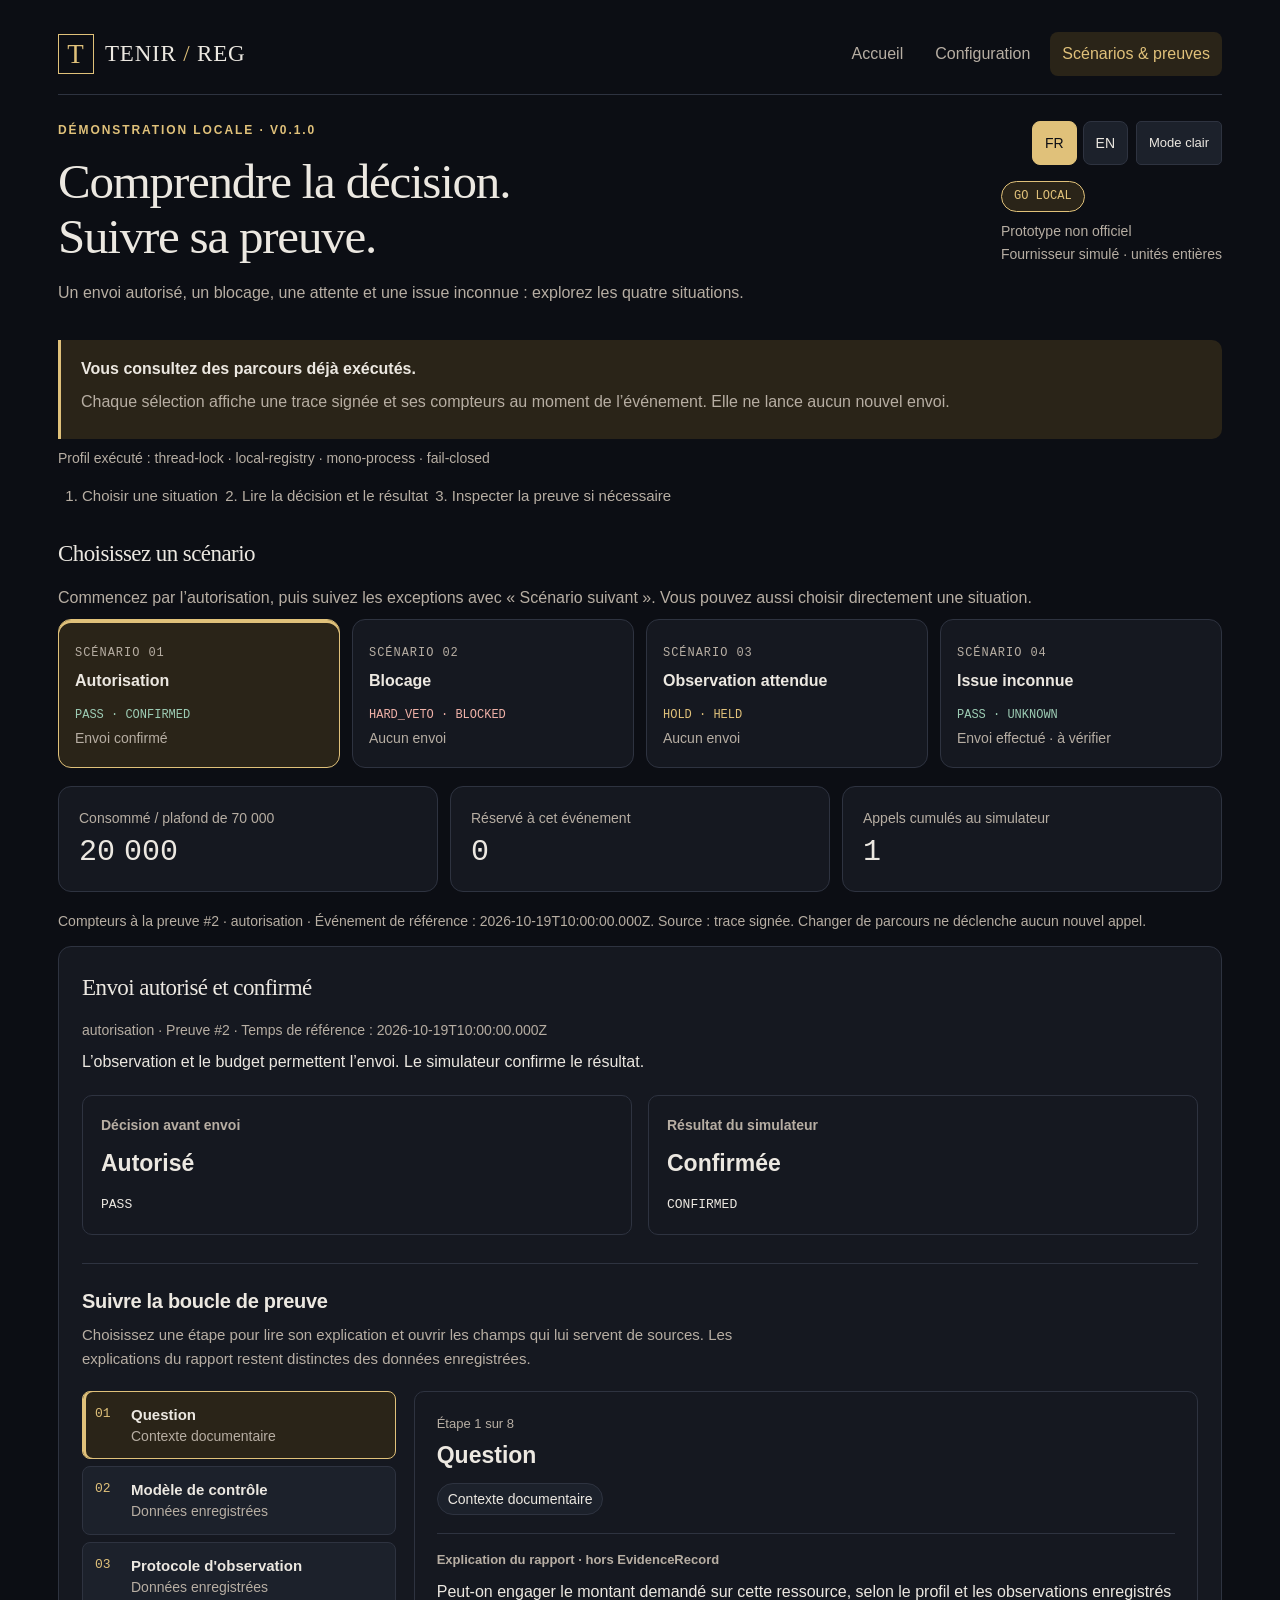
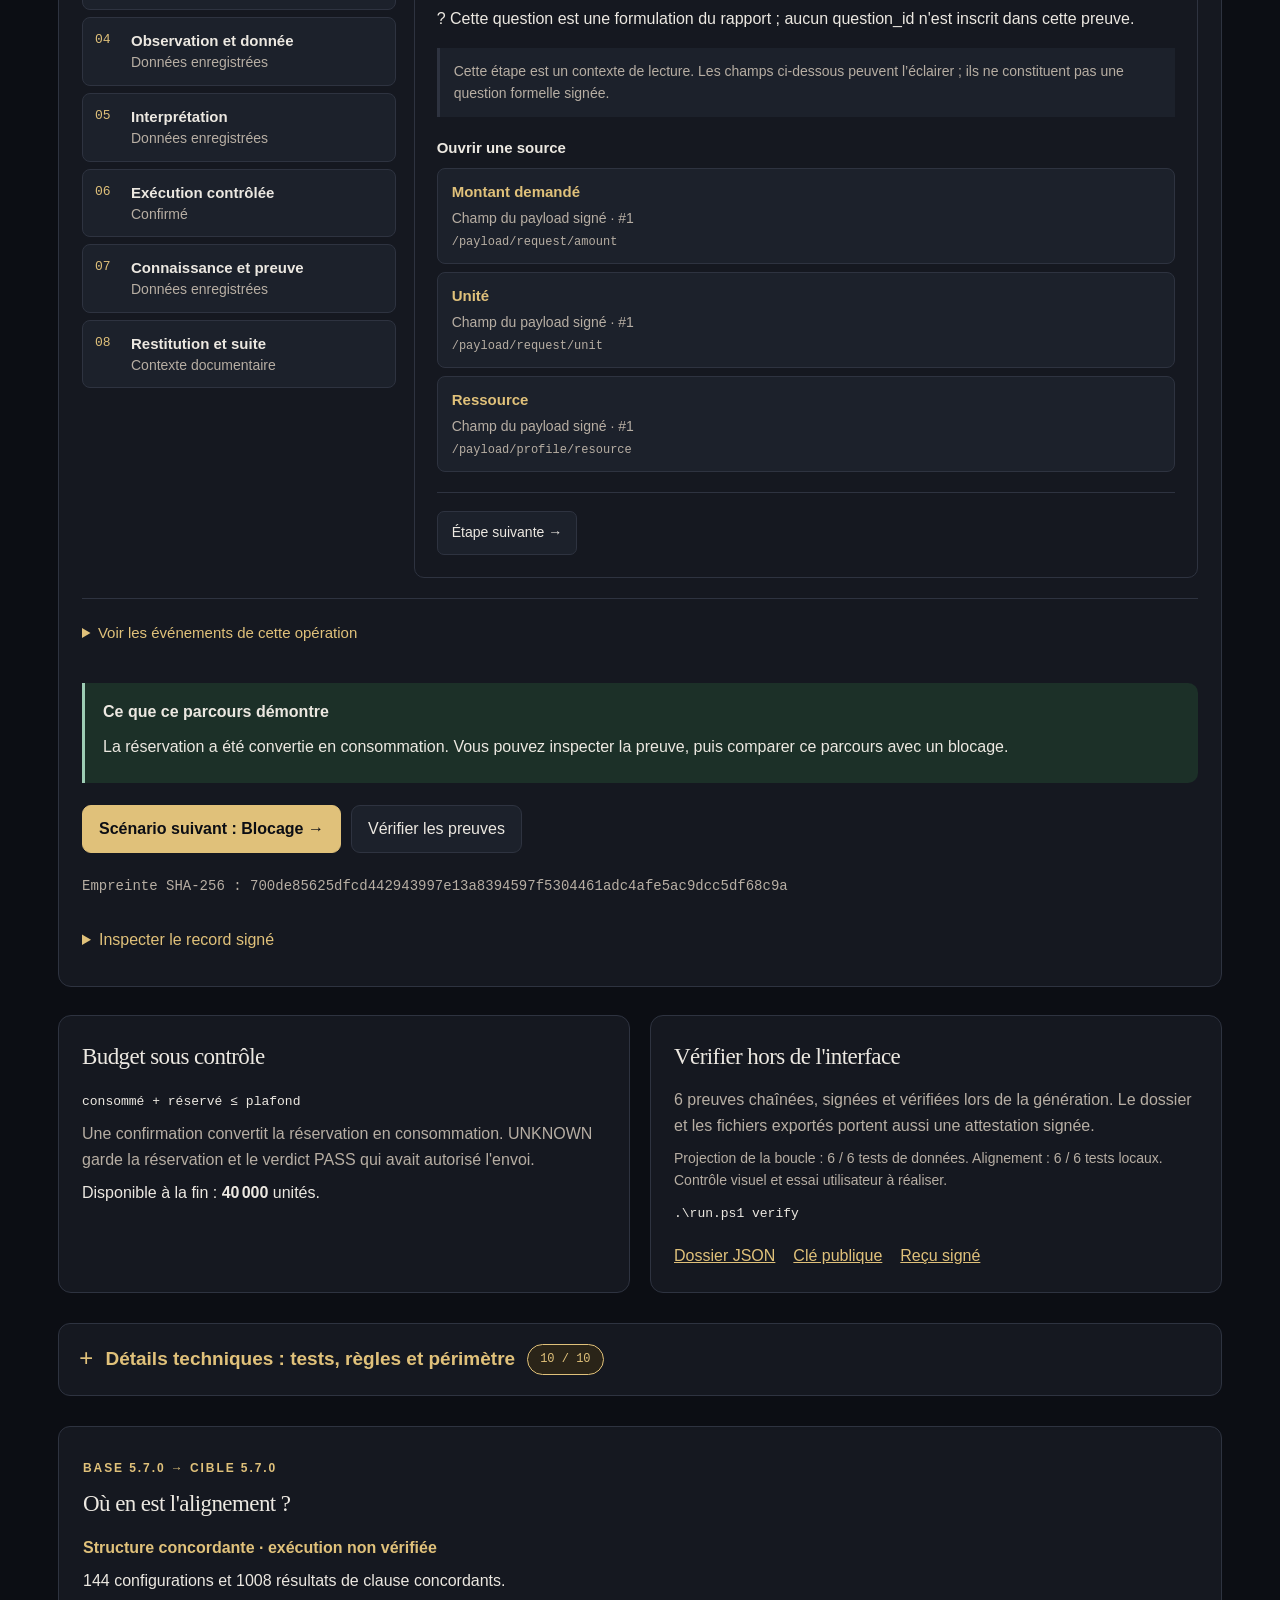
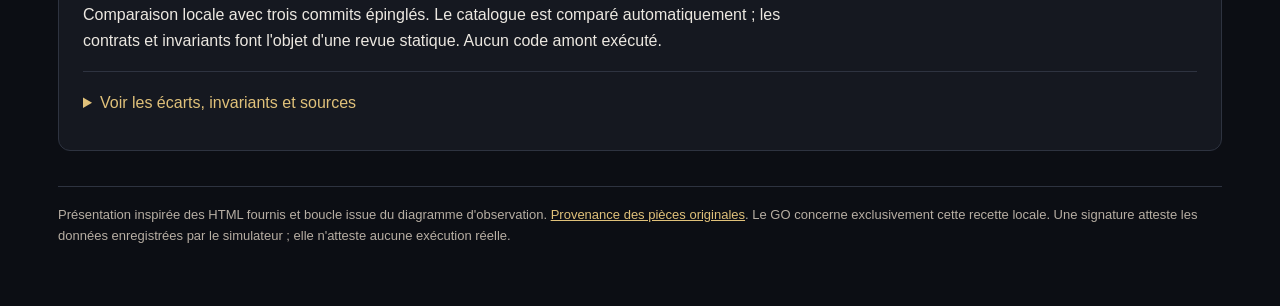
<file: output/report.html>
<!doctype html>
<html lang="fr"><head><meta charset="utf-8"><meta name="viewport" content="width=device-width, initial-scale=1">
<title data-fr="TENIR/REG · Démonstration locale vérifiée" data-en="TENIR/REG · Verified local demonstration">TENIR/REG · Démonstration locale vérifiée</title>
<style>
:root{color-scheme:dark;--bg:#07111f;--panel:#101e30;--border:#2a3a4e;--muted:#a9bbce;--cyan:#22d3ee;--green:#86efac;--red:#fda4af;--amber:#fcd34d}*{box-sizing:border-box}body{margin:0;background:radial-gradient(ellipse at top left,#103647 0,transparent 48%),var(--bg);color:#e5eef7;font:16px/1.6 'Segoe UI',sans-serif}main{max-width:1220px;margin:auto;padding:32px 28px 60px}a{color:var(--cyan)}.eyebrow{letter-spacing:.16em;text-transform:uppercase;color:var(--cyan);font-size:12px;font-weight:700}header{display:flex;gap:32px;justify-content:space-between;align-items:start;margin-bottom:26px}h1{font-size:clamp(30px,4vw,49px);letter-spacing:-.04em;line-height:1.12;margin:15px 0}h2{font-size:23px;margin:0 0 12px}h3{font-size:15px;color:var(--cyan);margin:0 0 9px}p{margin:8px 0}.muted{color:var(--muted)}.badge{display:inline-block;border:1px solid var(--border);border-radius:30px;padding:5px 12px;font:12px/1.6 Consolas,monospace}.PASS{color:var(--green)}.HARD_VETO{color:var(--red)}.HOLD{color:var(--amber)}.cards{display:grid;grid-template-columns:repeat(4,1fr);gap:12px;margin:25px 0 35px}.stat{padding:18px 20px;border:1px solid var(--border);border-radius:13px;background:#101e30ad}.stat strong{display:block;font:30px/1.4 Consolas,monospace}.stat small{color:var(--muted)}section{margin-top:28px}.scenarios{display:grid;grid-template-columns:repeat(4,1fr);gap:12px}button{color:inherit;font:inherit;text-align:left;cursor:pointer;border:1px solid var(--border);border-radius:13px;background:var(--panel);padding:18px}button:hover,button[aria-pressed=true]{border-color:var(--cyan);background:#123043}button:focus-visible{outline:3px solid var(--cyan);outline-offset:3px}button small{display:block;color:var(--muted);margin:10px 0 3px}button b{font-size:14px}#detail{border:1px solid var(--border);border-radius:13px;padding:23px;margin-top:14px;background:#101e30b0}.loop{display:grid;grid-template-columns:repeat(4,1fr);gap:18px;margin-top:22px}.loop article{border-top:2px solid #31556d;padding-top:12px}.loop p{font-size:14px;overflow-wrap:anywhere}pre{white-space:pre-wrap;overflow-wrap:anywhere;background:#07111f;border:1px solid var(--border);padding:15px;border-radius:9px;max-height:460px;overflow:auto;font-size:12px}details{margin-top:20px}summary{cursor:pointer;color:var(--cyan)}table{width:100%;border-collapse:collapse;font-size:14px}th,td{text-align:left;border-bottom:1px solid var(--border);padding:12px 8px}th{color:var(--muted);font-weight:500}.panel{padding:23px;background:var(--panel);border:1px solid var(--border);border-radius:13px}.twocol{display:grid;grid-template-columns:1fr 1fr;gap:20px}.tiny{font-size:13px}.exports{display:flex;gap:18px;flex-wrap:wrap;margin-top:18px}code{font:13px Consolas,monospace}footer{margin-top:35px;padding-top:18px;border-top:1px solid var(--border);font-size:13px;color:var(--muted)}@media(max-width:800px){.cards,.scenarios,.loop,.twocol{grid-template-columns:1fr 1fr}header{display:block}}@media(max-width:480px){main{padding:20px 16px}.scenarios,.loop,.twocol{grid-template-columns:1fr}.stat{padding:12px}.stat strong{font-size:24px}td{padding:8px 4px}}
.language-switch{display:flex;gap:6px;justify-content:flex-end;margin-bottom:16px}.language-switch button{padding:6px 12px;border-radius:8px;font:14px "Segoe UI",sans-serif;cursor:pointer;color:inherit;background:transparent;border:1px solid #3e6475}.language-switch button[aria-pressed=true]{color:#102e31;background:#54dfdb;border-color:#54dfdb}button:focus-visible,a:focus-visible,summary:focus-visible{outline:3px solid #54dfdb;outline-offset:3px}button,a.action,summary{min-height:44px}.app-nav{display:flex;align-items:center;justify-content:space-between;gap:20px;border-bottom:1px solid var(--border);padding-bottom:18px;margin-bottom:26px}.brand{font-weight:750;letter-spacing:.08em;color:#e5eef7;text-decoration:none}.nav-links{display:flex;gap:8px;flex-wrap:wrap}.nav-links a{display:inline-flex;align-items:center;min-height:44px;padding:8px 12px;border-radius:8px;text-decoration:none;color:var(--muted)}.nav-links a[aria-current=page]{color:var(--cyan);background:#123043}.replay-note{padding:16px 20px;border-left:3px solid var(--cyan);border-radius:0 10px 10px 0;background:#12304388}.guide-steps{display:flex;gap:24px;padding-left:24px;color:var(--muted);font-size:15px;flex-wrap:wrap}.cards{grid-template-columns:repeat(3,1fr);margin:18px 0}.stat small{font-size:14px}.scenario-index{font:12px Consolas,monospace;letter-spacing:.08em;color:var(--muted)}.scenario-title{display:block;margin-top:5px;font-size:16px}.scenario-code{font:12px Consolas,monospace;display:block;margin-top:14px}.scenario-hint{display:block;margin-top:5px;font-size:14px;color:var(--muted)}.scenarios button{padding:18px 16px}.scenarios button[aria-pressed=true]{box-shadow:inset 0 3px 0 var(--cyan)}.result-grid{display:grid;grid-template-columns:1fr 1fr;gap:16px;margin:20px 0}.result-block{padding:18px;background:#07111f88;border:1px solid var(--border);border-radius:10px}.result-block h3{font-size:14px;color:var(--muted)}.result-label{font-size:23px;font-weight:700;margin:8px 0}.result-block code{display:inline-block;margin-top:6px}.recovery{padding:16px 18px;border-left:3px solid var(--amber);background:#fcd34d08;border-radius:0 10px 10px 0;margin:20px 0}.recovery.success{border-color:var(--green);background:#86efac08}.recovery h3{font-size:16px;color:inherit}.scenario-actions{display:flex;gap:10px;align-items:center;flex-wrap:wrap;margin:22px 0}.action{display:inline-flex;align-items:center;justify-content:center;border:1px solid var(--border);border-radius:9px;padding:10px 16px;text-decoration:none;color:#e5eef7;background:#101e30;font:inherit;cursor:pointer}.action.primary{background:var(--cyan);border-color:var(--cyan);color:#07111f;font-weight:700}.action:hover{border-color:var(--cyan)}.action.primary:hover{background:#67e8f9}.audit-block{margin-top:30px}.audit-block>summary{display:flex;align-items:center;gap:12px;padding:20px;font-size:19px;font-weight:650;background:var(--panel);border:1px solid var(--border);border-radius:12px}.audit-block>summary:before{content:'+';font:24px Consolas,monospace}.audit-block[open]>summary:before{content:'−'}.audit-content{padding-top:1px}.record-hash{font-family:Consolas,monospace;font-size:12px}.sr-only{position:absolute;width:1px;height:1px;padding:0;margin:-1px;overflow:hidden;clip:rect(0,0,0,0);white-space:nowrap;border:0}.skip-link{position:absolute;top:0;left:20px;padding:12px 18px;transform:translateY(-150%);z-index:5;background:var(--cyan);color:var(--bg)}.skip-link:focus{transform:translateY(0)}.loop h3{font-size:14px}.loop{gap:14px}.tiny{font-size:14px}summary{padding:10px 0}h2[tabindex="-1"]:focus{outline:2px solid var(--cyan);outline-offset:5px}p,li{overflow-wrap:anywhere}@media(max-width:800px){.app-nav{align-items:flex-start;flex-direction:column;gap:8px}.guide-steps{gap:8px 24px}.cards{grid-template-columns:repeat(3,1fr)}.stat{padding:14px}.stat strong{font-size:25px}}@media(max-width:560px){.cards,.result-grid{grid-template-columns:1fr}.cards{gap:8px}.stat{display:flex;align-items:center;justify-content:space-between;gap:12px}.stat strong{flex-shrink:0}.scenarios{grid-template-columns:1fr 1fr}.scenario-actions .action{width:100%}.nav-links{gap:0}.nav-links a{padding:8px}.loop{grid-template-columns:1fr 1fr}.guide-steps{display:block}.guide-steps li{margin:6px 0}}@media(prefers-reduced-motion:reduce){*,*:before,*:after{scroll-behavior:auto!important;transition:none!important;animation:none!important}}
/* Native controls and theme variables keep the evidence loop usable offline. */
.proof-loop{margin:28px 0;padding-top:24px;border-top:1px solid var(--line);color:var(--text)}
.proof-loop .proof-loop-heading{font:600 20px/1.35 'Segoe UI',Arial,sans-serif;letter-spacing:-.015em;color:var(--text);margin:0 0 8px}
.proof-loop-intro{font-size:15px;line-height:1.6;color:var(--muted);margin:0 0 20px;max-width:85ch}
.proof-loop-workspace{display:grid;grid-template-columns:minmax(190px,.8fr) minmax(0,2fr);gap:18px;align-items:start}
.proof-loop-steps{list-style:none;margin:0;padding:0;display:grid;gap:7px}
.proof-loop-steps li{margin:0;padding:0}
.proof-loop-steps button{display:grid;grid-template-columns:28px minmax(0,1fr);gap:2px 8px;width:100%;min-height:66px;padding:12px;text-align:left;border:1px solid var(--line);border-radius:8px;background:var(--panel-soft);color:var(--text);font:15px/1.4 'Segoe UI',Arial,sans-serif;cursor:pointer}
.proof-loop-steps button:hover{background:var(--hover);border-color:var(--accent)}
.proof-loop-steps button[aria-pressed=true]{background:var(--selected);border-color:var(--accent);box-shadow:inset 3px 0 0 var(--accent)}
.proof-step-number{grid-row:span 2;color:var(--accent);font:13px/1.5 Consolas,monospace}
.proof-step-name{font-weight:650;overflow-wrap:anywhere}
.proof-step-status{display:block;color:var(--muted);font-size:14px}
.proof-loop-detail{min-width:0;margin:0;padding:22px;border:1px solid var(--line);border-radius:10px;background:var(--panel)}
.proof-step-progress{font-size:13px;line-height:1.5;color:var(--muted);margin:0 0 8px}
.proof-loop .proof-detail-title{font:600 23px/1.3 'Segoe UI',Arial,sans-serif;color:var(--text);margin:0 0 12px}
.proof-detail-status{display:inline-block;padding:4px 10px;border:1px solid var(--line);border-radius:20px;background:var(--panel-soft);font-size:14px;margin:0 0 18px}
.proof-detail-status[data-loop-status=CONFIRMED]{color:var(--green);border-color:var(--green)}
.proof-detail-status[data-loop-status=BLOCKED]{color:var(--red);border-color:var(--red)}
.proof-detail-status[data-loop-status=MISSING],.proof-detail-status[data-loop-status=INVALID],.proof-detail-status[data-loop-status=EXPIRED],.proof-detail-status[data-loop-status=HELD],.proof-detail-status[data-loop-status=UNCONFIRMED]{color:var(--amber);border-color:var(--amber)}
.proof-documentary-label{font-size:13px;font-weight:650;color:var(--muted);border-top:1px solid var(--line);padding-top:16px;margin:0 0 8px}
.proof-step-description{font-size:16px;line-height:1.65;margin:0 0 16px;overflow-wrap:anywhere}
.proof-documentary-note{font-size:14px;line-height:1.6;color:var(--muted);padding:12px 14px;background:var(--panel-soft);border-left:3px solid var(--line);margin:14px 0}
.proof-loop .proof-sources-heading{font:650 15px/1.4 'Segoe UI',Arial,sans-serif;margin:20px 0 10px;color:var(--text)}
.proof-loop-sources{display:grid;gap:8px}
.proof-source-button{display:flex;flex-direction:column;align-items:flex-start;gap:5px;min-width:0;min-height:44px;width:100%;padding:12px 14px;background:var(--panel-soft);border:1px solid var(--line);border-radius:8px;color:var(--text);font:15px/1.45 'Segoe UI',Arial,sans-serif;text-align:left;cursor:pointer}
.proof-source-button:hover,.proof-source-button[aria-expanded=true]{background:var(--selected);border-color:var(--accent)}
.proof-source-label{font-weight:650;color:var(--accent)}
.proof-source-caption{color:var(--muted);font-size:14px}
.proof-source-button[data-source-status=UNAVAILABLE] .proof-source-label{color:var(--amber)}
.proof-source-button code{font:12px/1.5 Consolas,monospace;overflow-wrap:anywhere;white-space:normal;color:var(--muted)}
.proof-source-inspector{margin-top:18px;padding:18px;background:var(--code);border:1px solid var(--accent);border-radius:9px;min-width:0}
.proof-source-inspector[hidden]{display:none!important}
.proof-source-inspector h5{font:650 17px/1.4 'Segoe UI',Arial,sans-serif;color:var(--text);margin:0 0 10px}
.proof-source-kind{font-size:14px;font-weight:650;color:var(--accent);margin:0 0 7px}
.proof-source-context{font-size:14px;line-height:1.6;color:var(--muted);margin:0 0 9px;overflow-wrap:anywhere}
.proof-source-path{display:block;font:13px/1.6 Consolas,monospace;overflow-wrap:anywhere;white-space:normal;color:var(--text);margin:0 0 10px}
.proof-source-value{margin:0 0 12px;padding:14px;white-space:pre-wrap;overflow-wrap:anywhere;max-height:360px;overflow:auto;font:13px/1.65 Consolas,monospace;color:var(--text);background:var(--panel);border:1px solid var(--line);border-radius:7px}
.proof-source-fingerprint{font:12px/1.6 Consolas,monospace;overflow-wrap:anywhere;color:var(--muted);margin:10px 0}
.proof-source-note{font-size:14px;line-height:1.6;color:var(--muted);margin:12px 0}
.proof-source-close,.proof-step-actions button,.proof-step-actions a,.proof-verification-link{display:inline-flex;align-items:center;justify-content:center;min-height:44px;padding:10px 14px;border:1px solid var(--line);border-radius:7px;background:var(--panel-soft);color:var(--text);font:14px/1.4 'Segoe UI',Arial,sans-serif;text-decoration:none;cursor:pointer}
.proof-source-close{margin-left:8px}.proof-verification-link{color:var(--accent)}
.proof-source-close:hover,.proof-step-actions button:hover,.proof-step-actions a:hover,.proof-verification-link:hover{background:var(--hover);border-color:var(--accent);text-decoration:none}
.proof-step-actions{display:flex;justify-content:space-between;flex-wrap:wrap;gap:10px;margin-top:20px;padding-top:18px;border-top:1px solid var(--line)}
.proof-loop-timeline{padding-top:12px;margin-top:20px;border-top:1px solid var(--line)}
.proof-loop-timeline summary{min-height:44px;font-size:15px;color:var(--accent);cursor:pointer;padding:10px 0}
.proof-loop-timeline ol{margin:8px 0 0;padding-left:22px;color:var(--muted);font-size:14px}
.proof-loop-timeline li{padding:8px 0}.proof-loop-timeline li span{display:block;margin-bottom:4px}
.proof-loop-timeline code{font:13px/1.6 Consolas,monospace;color:var(--text);overflow-wrap:anywhere}
.proof-loop-announcement{position:absolute;width:1px;height:1px;padding:0;margin:-1px;overflow:hidden;clip:rect(0,0,0,0);white-space:nowrap;border:0}
.proof-loop button:focus-visible,.proof-loop a:focus-visible,.proof-loop summary:focus-visible,.proof-loop [tabindex="-1"]:focus{outline:3px solid var(--accent);outline-offset:4px}
@media(max-width:760px){.proof-loop-workspace{grid-template-columns:1fr}.proof-loop-steps{grid-template-columns:repeat(2,minmax(0,1fr));gap:8px}.proof-loop-steps button{min-height:75px}.proof-loop-detail{padding:18px}.proof-detail-title{font-size:21px}}
@media(max-width:480px){.proof-loop-steps button{grid-template-columns:22px minmax(0,1fr);font-size:14px;padding:10px}.proof-loop-detail{padding:16px}.proof-source-inspector{padding:14px}.proof-source-close,.proof-verification-link{width:100%;margin:8px 0 0}.proof-step-actions button,.proof-step-actions a{flex:1;min-width:125px}.proof-source-button code{font-size:12px}}
@media(prefers-reduced-motion:reduce){.proof-loop *{scroll-behavior:auto!important;transition:none!important;animation:none!important}}

.reference-alignment{margin:30px 0;padding:24px;border:1px solid var(--border);border-radius:12px;background:var(--panel);scroll-margin-top:100px;overflow-wrap:anywhere}.reference-alignment h2{margin:8px 0 12px}.reference-alignment h3{margin:24px 0 12px}.reference-alignment h4{margin:0 0 8px;font:600 16px/1.5 var(--font-body,'Segoe UI',sans-serif)}.reference-alignment p{max-width:85ch}.alignment-status{font-weight:650;color:var(--cyan)}.reference-alignment details{border-top:1px solid var(--border);margin-top:18px;padding-top:8px}.reference-alignment summary{min-height:44px;padding:10px 0;cursor:pointer}.reference-alignment summary:focus-visible,.reference-alignment a:focus-visible{outline:3px solid var(--cyan);outline-offset:3px}.alignment-detail{padding-top:8px}.alignment-item{padding:16px 0;border-bottom:1px solid var(--border)}.alignment-sources{font-size:12px;line-height:1.8}.alignment-sources a{display:inline-block;padding:6px 0}.alignment-pins{padding-left:20px}.alignment-pins li{margin:10px 0}.alignment-pins code{font-size:12px}.reference-alignment pre{max-height:360px;overflow:auto;white-space:pre-wrap}@media(max-width:620px){.reference-alignment{padding:18px}.alignment-pins code{display:block}}

</style><style id="tenir-theme-style">/* TENIR Labs envelope: warm paper, ink, brass and a restrained execution green. */
:root,:root[data-theme=dark]{color-scheme:dark;--bg:#0c0e14;--panel:#151820;--panel-soft:#1c212b;--line:#2e3340;--border:#2e3340;--text:#ece8e1;--muted:#b7aea3;--cyan:#e0c17a;--accent:#e0c17a;--accent-text:#0c0e14;--green:#9dccb4;--amber:#e0c17a;--red:#f0b2a8;--violet:#c7b7d8;--topbar:#10131a;--hover:#252a34;--selected:#2a2418;--code:#1c212b;--valid-soft:#1c3028;--warn-soft:#332819;--error-soft:#2a1c1a;--accent-soft:#2a2418}
:root[data-theme=light]{color-scheme:light;--bg:#f4f0e8;--panel:#fbf8f3;--panel-soft:#ebe4d8;--line:#d8d0c3;--border:#d8d0c3;--text:#16141c;--muted:#4f4a44;--cyan:#7a5424;--accent:#7a5424;--accent-text:#fbf8f3;--green:#1d4a38;--amber:#7a5424;--red:#6e2e2a;--violet:#5e4a73;--topbar:#fbf8f3;--hover:#efe8dc;--selected:#f3e6d2;--code:#ebe4d8;--valid-soft:#e5efe8;--warn-soft:#f3e6d2;--error-soft:#f6e8e4;--accent-soft:#f3e6d2}
body{background:var(--bg);color:var(--text);font-family:'Segoe UI',Arial,sans-serif}
h1,h2{font-family:Georgia,'Times New Roman',serif;font-weight:400;letter-spacing:-.025em}h1{line-height:1.12}
.brand{font-family:Georgia,'Times New Roman',serif;font-weight:400;font-size:23px;letter-spacing:.035em;color:var(--text);text-decoration:none;display:inline-flex;align-items:center;gap:11px;white-space:nowrap}
.brand-mark,.brand-icon{display:grid;place-items:center;flex:none;width:36px;height:40px;background:transparent;color:var(--accent);border:1px solid var(--accent);border-radius:0;font:27px/1 Georgia,'Times New Roman',serif}
.brand-slash{color:var(--accent)}.brand-name{font:inherit}.topbar{background:var(--topbar);border-color:var(--line);gap:24px}.topbar>.container{gap:24px}.topbar nav a,.nav-links a{color:var(--muted)}.topbar nav a[aria-current=page],.nav-links a[aria-current=page]{color:var(--accent);border-color:var(--accent)}
.panel,.utility-card,.repo,.command,.layer,.layer-detail,.journey,.journey-steps li,.stat,#detail,.selection-chip,.suggestion,.rule-card,.setup,.result-block,.return-context-bar,.rules-next,.change-feedback{background:var(--panel);border-color:var(--line);color:var(--text)}
.layer:hover,.secondary:hover,.selection-chip:hover,.suggestion:hover,.journey>button:hover,.journey>a[href]:hover{background:var(--hover);border-color:var(--accent)}
.layer[aria-pressed=true],.journey>button[aria-pressed=true],.scenarios button[aria-pressed=true],.nav-links a[aria-current=page]{background:var(--selected);border-color:var(--accent)}
.scenarios button{background:var(--panel);color:var(--text);border-color:var(--line)}.scenarios button:hover{background:var(--hover)}
a,.eyebrow,.layer-number,.utility-card .number,.repo .repo-verb{color:var(--accent)}.reading .reading-flow{color:var(--accent)!important}
.title-muted,.muted,.hero-copy,.hero-note,.layer-role,.stack-note,.detail-meta dt,.detail-body p,.section-head p,.utility-card p,.reading p,.repo p,.source-note,.setup p,.release-note,footer,.status,.layer-tag,.small,.stat small,.scenario-hint,.scenario-index{color:var(--muted)}
.version,.badge{background:var(--accent-soft);border-color:var(--accent);color:var(--accent)}.version-dot,.live-dot,.local-label>span:first-child{background:var(--accent)}
.primary,.action.primary{background:var(--accent);border-color:var(--accent);color:var(--accent-text)}.primary:hover,.action.primary:hover{background:var(--accent);filter:brightness(1.09);color:var(--accent-text)}
.secondary,.action:not(.primary),.language-toggle,.language-switch button,.theme-toggle{background:var(--panel-soft);border:1px solid var(--line);color:var(--text)}
.language-switch button[aria-pressed=true]{background:var(--accent);border-color:var(--accent);color:var(--accent-text)}
.appearance-controls{display:flex;align-items:center;justify-content:flex-end;gap:8px;flex-wrap:wrap;margin-bottom:16px}.appearance-controls .language-switch{margin:0}
.theme-toggle{display:inline-flex;align-items:center;justify-content:center;min-height:44px;min-width:44px;padding:8px 12px;border-radius:5px;font:13px/1.4 'Segoe UI',Arial,sans-serif;cursor:pointer;white-space:nowrap;flex:none}
.theme-toggle:hover,.language-toggle:hover{background:var(--hover);border-color:var(--accent)}
select,option,pre{color:var(--text);background:var(--code);border-color:var(--line)}select[aria-invalid=true]{background:var(--error-soft);border-color:var(--red)}
.stepper button>span{background:var(--panel-soft);color:var(--muted)}.stepper button[aria-current=step]>span{background:var(--accent);color:var(--accent-text)}
.validity-box{background:var(--valid-soft);border-color:var(--green)}.validity-box p{color:var(--text)}.validity-box[data-valid=false]{background:var(--warn-soft);border-color:var(--amber)}.validity-box[data-valid=false] p{color:var(--text)}
.rule-card[data-rule-status=VIOLATED],.field-link{background:var(--error-soft);border-color:var(--red);color:var(--red)}.rule-card[data-rule-status=VIOLATED]{color:var(--text)}
.rule-status{border-color:var(--line)}.rule-status[data-rule-status=SATISFIED]{border-color:var(--green)}.rule-status[data-rule-status=VIOLATED]{border-color:var(--red)}
.recovery,.noscript{background:var(--warn-soft);border-color:var(--amber)}.recovery.success{background:var(--valid-soft);border-color:var(--green)}.replay-note{background:var(--accent-soft);border-color:var(--accent)}
.demo-link[aria-disabled=true]{background:var(--panel-soft);border-color:var(--line);color:var(--muted)}.step-feedback{background:var(--valid-soft);color:var(--green)}.step-feedback[data-valid=false]{background:var(--warn-soft);color:var(--amber)}.field-error{background:var(--error-soft);color:var(--red)}
.breadcrumb span{color:var(--muted)}.loop article{border-color:var(--line)}.app-nav,.context-strip,.provenance-panel,.reading,footer{border-color:var(--line)}.skip,.skip-link{background:var(--accent);color:var(--accent-text)}
button:focus-visible,a:focus-visible,select:focus-visible,summary:focus-visible{outline-color:var(--accent)}
@media(max-width:780px){.topbar,.topbar>.container{gap:10px 16px}.theme-toggle{padding:8px 10px}.topbar nav{flex-wrap:wrap}.topbar .language-toggle{margin-left:0}.topbar .local-label{margin-left:auto}.topbar>.container>.language-switch{margin-left:auto}.appearance-controls{justify-content:flex-start}}
@media(max-width:520px){.topbar .brand{margin-right:auto}.topbar .theme-toggle{margin-left:0}.brand{font-size:21px}.brand-mark,.brand-icon{width:32px;height:36px;font-size:25px}}
@media(prefers-reduced-motion:reduce){*,*:before,*:after{scroll-behavior:auto!important;transition:none!important;animation:none!important}}
</style>
</head><body><a class="skip-link" href="#parcours"><span data-fr="Aller aux scénarios" data-en="Skip to scenarios">Aller aux scénarios</span></a><main>
<nav class="app-nav" id="report-navigation" aria-label="Navigation principale"><a class="brand" href="../index.html"><span class="brand-mark" aria-hidden="true">T</span><span class="brand-name">TENIR <span class="brand-slash">/</span> REG</span></a><div class="nav-links"><a href="../index.html"><span data-fr="Accueil" data-en="Home">Accueil</span></a><a id="report-to-config" href="configurator.html?return=demo"><span data-fr="Configuration" data-en="Configuration">Configuration</span></a><a href="#parcours" aria-current="page"><span data-fr="Scénarios & preuves" data-en="Scenarios & evidence">Scénarios & preuves</span></a></div></nav>
<header><div><div class="eyebrow"><span data-fr="Démonstration locale · v0.1.0" data-en="Local demonstration · v0.1.0">Démonstration locale · v0.1.0</span></div><h1><span data-fr="Comprendre la décision." data-en="Understand the decision.">Comprendre la décision.</span><br><span data-fr="Suivre sa preuve." data-en="Follow its evidence.">Suivre sa preuve.</span></h1><p class="muted"><span data-fr="Un envoi autorisé, un blocage, une attente et une issue inconnue : explorez les quatre situations." data-en="An authorized dispatch, a block, a hold and an unknown outcome: explore all four situations.">Un envoi autorisé, un blocage, une attente et une issue inconnue : explorez les quatre situations.</span></p></div><div><div class="appearance-controls"><div class="language-switch" id="language-controls" role="group" aria-label="Langue"><button type="button" id="language-fr" lang="fr" aria-pressed="true">FR</button><button type="button" id="language-en" lang="en" aria-pressed="false">EN</button></div><button id="theme-toggle" class="theme-toggle" type="button" aria-label="Passer en mode clair">Mode clair</button></div><span class="badge">GO LOCAL</span><p class="muted tiny"><span data-fr="Prototype non officiel" data-en="Unofficial prototype">Prototype non officiel</span><br><span data-fr="Fournisseur simulé · unités entières" data-en="Simulated provider · integer units">Fournisseur simulé · unités entières</span></p></div></header>
<div class="replay-note"><strong><span data-fr="Vous consultez des parcours déjà exécutés." data-en="You are viewing previously executed scenarios.">Vous consultez des parcours déjà exécutés.</span></strong><p class="muted"><span data-fr="Chaque sélection affiche une trace signée et ses compteurs au moment de l’événement. Elle ne lance aucun nouvel envoi." data-en="Each selection displays a signed trace and its counters at the time of the event. It does not trigger another dispatch.">Chaque sélection affiche une trace signée et ses compteurs au moment de l’événement. Elle ne lance aucun nouvel envoi.</span></p></div>
<p id="executed-profile" class="muted tiny"></p><p id="profile-context" class="replay-note tiny" hidden></p>
<ol class="guide-steps"><li><span data-fr="Choisir une situation" data-en="Choose a situation">Choisir une situation</span></li><li><span data-fr="Lire la décision et le résultat" data-en="Read the decision and outcome">Lire la décision et le résultat</span></li><li><span data-fr="Inspecter la preuve si nécessaire" data-en="Inspect the evidence when needed">Inspecter la preuve si nécessaire</span></li></ol>
<section aria-labelledby="parcours"><h2 id="parcours" tabindex="-1"><span data-fr="Choisissez un scénario" data-en="Choose a scenario">Choisissez un scénario</span></h2><p class="muted" id="scenario-help"><span data-fr="Commencez par l’autorisation, puis suivez les exceptions avec « Scénario suivant ». Vous pouvez aussi choisir directement une situation." data-en="Start with authorization, then follow the exceptions using “Next scenario”. You can also select any situation directly.">Commencez par l’autorisation, puis suivez les exceptions avec « Scénario suivant ». Vous pouvez aussi choisir directement une situation.</span></p><div class="scenarios" id="scenarios" role="group" aria-labelledby="parcours" aria-describedby="scenario-help"></div><p id="selection-announcement" class="sr-only" role="status" aria-live="polite" aria-atomic="true"></p><div class="cards" aria-describedby="counter-context"><div class="stat"><small><span data-fr="Consommé / plafond de 70 000" data-en="Consumed / ceiling of 70,000">Consommé / plafond de 70 000</span></small><strong id="consumed"></strong></div><div class="stat"><small><span data-fr="Réservé à cet événement" data-en="Reserved at this event">Réservé à cet événement</span></small><strong id="reserved"></strong></div><div class="stat"><small><span data-fr="Appels cumulés au simulateur" data-en="Cumulative simulator calls">Appels cumulés au simulateur</span></small><strong id="calls"></strong></div></div><p id="counter-context" class="muted tiny"></p><div id="detail" role="region" aria-labelledby="scenario-title"><span class="muted"><span data-fr="Chargement des preuves locales…" data-en="Loading local evidence…">Chargement des preuves locales…</span></span></div></section>
<section class="twocol" id="preuves"><div class="panel"><h2><span data-fr="Budget sous contrôle" data-en="Budget under control">Budget sous contrôle</span></h2><p><code><span data-fr="consommé + réservé ≤ plafond" data-en="consumed + reserved ≤ ceiling">consommé + réservé ≤ plafond</span></code></p><p class="muted"><span data-fr="Une confirmation convertit la réservation en consommation. UNKNOWN garde la réservation et le verdict PASS qui avait autorisé l&#x27;envoi." data-en="Confirmation converts the reservation into consumption. UNKNOWN retains the reservation and the PASS verdict that authorized dispatch.">Une confirmation convertit la réservation en consommation. UNKNOWN garde la réservation et le verdict PASS qui avait autorisé l'envoi.</span></p><p><span data-fr="Disponible à la fin : " data-en="Final available budget: ">Disponible à la fin : </span><strong id="available"></strong><span data-fr=" unités." data-en=" units."> unités.</span></p></div><div class="panel"><h2><span data-fr="Vérifier hors de l&#x27;interface" data-en="Verify outside the interface">Vérifier hors de l'interface</span></h2><p class="muted"><span data-fr="6 preuves chaînées, signées et vérifiées lors de la génération. Le dossier et les fichiers exportés portent aussi une attestation signée." data-en="6 chained evidence records, signed and verified at generation. The dossier and exported files also carry a signed attestation.">6 preuves chaînées, signées et vérifiées lors de la génération. Le dossier et les fichiers exportés portent aussi une attestation signée.</span></p><p class="muted tiny"><span data-fr="Projection de la boucle : 6 / 6 tests de données. Alignement : 6 / 6 tests locaux. Contrôle visuel et essai utilisateur à réaliser." data-en="Evidence-loop projection: 6 / 6 data tests. Alignment: 6 / 6 local tests. Visual and user walkthrough pending.">Projection de la boucle : 6 / 6 tests de données. Alignement : 6 / 6 tests locaux. Contrôle visuel et essai utilisateur à réaliser.</span></p><code>.\run.ps1 verify</code><div class="exports"><a href="evidence.json"><span data-fr="Dossier JSON" data-en="JSON dossier">Dossier JSON</span></a><a href="evidence.public.pem"><span data-fr="Clé publique" data-en="Public key">Clé publique</span></a><a href="receipt.json"><span data-fr="Reçu signé" data-en="Signed receipt">Reçu signé</span></a></div></div></section>
<details class="audit-block" id="audit-details"><summary><span data-fr="Détails techniques : tests, règles et périmètre" data-en="Technical details: tests, rules and scope">Détails techniques : tests, règles et périmètre</span><span class="badge">10 / 10</span></summary><div class="audit-content"><section class="panel"><h2><span data-fr="Recette T01–T10" data-en="Acceptance tests T01–T10">Recette T01–T10</span></h2><p class="muted tiny"><span data-fr="Attentes figées dans les fixtures. Tests exécutés automatiquement par le même auteur ; aucune indépendance QA revendiquée." data-en="Expected outcomes are fixed in fixtures. Tests run automatically by the same author; no independent QA is claimed.">Attentes figées dans les fixtures. Tests exécutés automatiquement par le même auteur ; aucune indépendance QA revendiquée.</span></p><div style="overflow:auto"><table><thead><tr><th>Test</th><th><span data-fr="Critère" data-en="Criterion">Critère</span></th><th><span data-fr="Résultat" data-en="Result">Résultat</span></th></tr></thead><tbody><tr><td>T01</td><td data-fr="Clauses R1a–R3a et violations multiples ; test interne." data-en="R1a–R3a clauses and multiple violations; internal test.">Clauses R1a–R3a et violations multiples ; test interne.</td><td>PASS</td></tr><tr><td>T02</td><td data-fr="Budget nominal, limite exacte, montants et unités invalides." data-en="Nominal budget, exact ceiling, invalid amounts and units.">Budget nominal, limite exacte, montants et unités invalides.</td><td>PASS</td></tr><tr><td>T03</td><td data-fr="Dépassement et signal affaibli : aucun appel ni réservation." data-en="Budget exceeded or weakened hypothesis: no call or reservation.">Dépassement et signal affaibli : aucun appel ni réservation.</td><td>PASS</td></tr><tr><td>T04</td><td data-fr="Signaux absent, expiré et invalide distingués avant envoi." data-en="Missing, expired and invalid signals distinguished before dispatch.">Signaux absent, expiré et invalide distingués avant envoi.</td><td>PASS</td></tr><tr><td>T05</td><td data-fr="UNKNOWN conserve la réservation et le verdict au rejeu." data-en="UNKNOWN preserves the reservation and verdict on replay.">UNKNOWN conserve la réservation et le verdict au rejeu.</td><td>PASS</td></tr><tr><td>T06</td><td data-fr="50 courses synchronisées : contrôle atomique du plafond." data-en="50 synchronized races: atomic ceiling enforcement.">50 courses synchronisées : contrôle atomique du plafond.</td><td>PASS</td></tr><tr><td>T07</td><td data-fr="Doublons, conflits et doublons pendant un envoi en cours." data-en="Duplicates, conflicts and duplicates during an in-flight dispatch.">Doublons, conflits et doublons pendant un envoi en cours.</td><td>PASS</td></tr><tr><td>T08</td><td data-fr="Même entrée, état, profil et temps : décision reproductible." data-en="Same input, state, profile and time: reproducible decision.">Même entrée, état, profil et temps : décision reproductible.</td><td>PASS</td></tr><tr><td>T09</td><td data-fr="Signature, altération, autre clé, ordre JSON et chaîne tronquée." data-en="Signature, tampering, wrong key, JSON order and truncated chain.">Signature, altération, autre clé, ordre JSON et chaîne tronquée.</td><td>PASS</td></tr><tr><td>T10</td><td data-fr="Quatre parcours : rapport, preuves, appels et budget concordent." data-en="Four scenarios: report, evidence, calls and budget agree.">Quatre parcours : rapport, preuves, appels et budget concordent.</td><td>PASS</td></tr></tbody></table></div><a href="test-results.json"><span data-fr="Résultats et environnement" data-en="Results and environment">Résultats et environnement</span></a></section>
<section class="twocol"><div class="panel"><h2>Structure · 42 / 144</h2><p class="muted"><span data-fr="Configurations admissibles selon les sept clauses extraites. La comparaison avec le catalogue épinglé et les écarts de contrat sont détaillés dans le diagnostic." data-en="Admissible configurations under the seven extracted clauses. The pinned catalogue comparison and contract differences are detailed in the diagnostic.">Configurations admissibles selon les sept clauses extraites. La comparaison avec le catalogue épinglé et les écarts de contrat sont détaillés dans le diagnostic.</span></p><p><a href="#reference-alignment" data-fr="Consulter l’alignement ↓" data-en="Inspect alignment ↓">Consulter l’alignement ↓</a></p><details><summary><span data-fr="Lire les sept clauses R1a–R3a" data-en="Read the seven R1a–R3a clauses">Lire les sept clauses R1a–R3a</span></summary><ul><li><code>R1a</code> <span data-fr="mono-process n&#x27;autorise que le verrou de thread." data-en="mono-process permits only a thread lock.">mono-process n&#x27;autorise que le verrou de thread.</span></li><li><code>R1b</code> <span data-fr="mono-host autorise file-lock ou distributed-transaction." data-en="mono-host permits file-lock or distributed-transaction.">mono-host autorise file-lock ou distributed-transaction.</span></li><li><code>R1c</code> <span data-fr="multi-host autorise distributed-transaction ou distributed-consensus." data-en="multi-host permits distributed-transaction or distributed-consensus.">multi-host autorise distributed-transaction ou distributed-consensus.</span></li><li><code>R2a</code> <span data-fr="Le consensus distribué exige une topologie multi-host." data-en="Distributed consensus requires a multi-host topology.">Le consensus distribué exige une topologie multi-host.</span></li><li><code>R2b</code> <span data-fr="Le registre de déduplication distribué exige multi-host." data-en="The distributed deduplication registry requires multi-host.">Le registre de déduplication distribué exige multi-host.</span></li><li><code>R2c</code> <span data-fr="Le registre de déduplication distribué exige le consensus distribué." data-en="The distributed deduplication registry requires distributed consensus.">Le registre de déduplication distribué exige le consensus distribué.</span></li><li><code>R3a</code> <span data-fr="Un registre local ne peut pas coordonner plusieurs hôtes." data-en="A local registry cannot coordinate multiple hosts.">Un registre local ne peut pas coordonner plusieurs hôtes.</span></li></ul></details></div><div class="panel"><h2><span data-fr="Périmètre de la démonstration" data-en="Demonstration scope">Périmètre de la démonstration</span></h2><p class="muted"><span data-fr="État en mémoire, mono-tenant et mono-processus. Aucun paiement ni fournisseur réel. Les clés privées de développement restent en mémoire et ne sont pas exportées." data-en="In-memory state, single tenant and single process. No real payment or provider. Development private keys remain in memory and are not exported.">État en mémoire, mono-tenant et mono-processus. Aucun paiement ni fournisseur réel. Les clés privées de développement restent en mémoire et ne sont pas exportées.</span></p><p class="muted"><span data-fr="Pas de persistance après redémarrage, reprise, réconciliation automatique, IAM, certification ou garantie de production. SOSA/PROV reste une référence documentaire sans validation SHACL." data-en="No persistence across restarts, recovery, automatic reconciliation, IAM, certification or production guarantee. SOSA/PROV remains a documentary reference without SHACL validation.">Pas de persistance après redémarrage, reprise, réconciliation automatique, IAM, certification ou garantie de production. SOSA/PROV reste une référence documentaire sans validation SHACL.</span></p><a href="../README.md"><span data-fr="Instructions et contrat" data-en="Instructions and contract">Instructions et contrat</span></a></div></section></div></details>
<section id="reference-alignment" class="reference-alignment" aria-labelledby="alignment-heading" data-structural-status="STRUCTURAL_MATCH" data-execution-compatibility="NOT_VERIFIED" data-full-conformance="NOT_DEMONSTRATED">
<p class="eyebrow" data-fr="BASE 5.7.0 → CIBLE 5.7.0" data-en="5.7.0 BASE → 5.7.0 TARGET">BASE 5.7.0 → CIBLE 5.7.0</p>
<h2 id="alignment-heading" data-fr="Où en est l&#x27;alignement ?" data-en="Where does alignment stand?">Où en est l&#x27;alignement ?</h2>
<p class="alignment-status"><span data-fr="Structure concordante · exécution non vérifiée" data-en="Matching structure · execution unverified">Structure concordante · exécution non vérifiée</span></p>
<p data-fr="144 configurations et 1008 résultats de clause concordants." data-en="144 configurations and 1008 matching clause outcomes.">144 configurations et 1008 résultats de clause concordants.</p>
<p data-fr="Comparaison locale avec trois commits épinglés. Le catalogue est comparé automatiquement ; les contrats et invariants font l&#x27;objet d&#x27;une revue statique. Aucun code amont exécuté." data-en="Local comparison against three pinned commits. The catalogue is compared automatically; contracts and invariants receive static source review. No upstream code executed.">Comparaison locale avec trois commits épinglés. Le catalogue est comparé automatiquement ; les contrats et invariants font l&#x27;objet d&#x27;une revue statique. Aucun code amont exécuté.</p>
<details><summary><span data-fr="Voir les écarts, invariants et sources" data-en="Inspect differences, invariants and sources">Voir les écarts, invariants et sources</span></summary>
<div class="alignment-detail">
<h3 data-fr="Contrats d&#x27;exécution : adaptations nécessaires" data-en="Execution contracts: adaptations required">Contrats d&#x27;exécution : adaptations nécessaires</h3>
<p data-fr="Les preuves locales conservent leur sens actuel. La concordance du catalogue ne valide ni le runtime de référence ni la conformité S1." data-en="Local evidence retains its current meaning. Catalogue agreement validates neither the reference runtime nor S1 conformance.">Les preuves locales conservent leur sens actuel. La concordance du catalogue ne valide ni le runtime de référence ni la conformité S1.</p>
<article class="alignment-item">
<h4 data-fr="Version et portée d&#x27;autorité" data-en="Version and authority scope">Version et portée d&#x27;autorité</h4>
<p data-fr="La base de référence déclare encore 5.6.1 dans ses métadonnées de profil, avec une version de schéma 1.2 et une extension profile-bound. Le prototype conserve ses versions et contrats de démonstration ; la release publiée 5.7.0 ne valide pas à elle seule son exécution." data-en="The reference still declares platform 5.6.1 in its profile metadata, with schema 1.2 and a profile-bound extension. The prototype retains its own demonstration versions and contracts; the published 5.7.0 release alone does not validate execution compatibility.">La base de référence déclare encore 5.6.1 dans ses métadonnées de profil, avec une version de schéma 1.2 et une extension profile-bound. Le prototype conserve ses versions et contrats de démonstration ; la release publiée 5.7.0 ne valide pas à elle seule son exécution.</p>
<p class="alignment-sources"><a href="https://github.com/skiredj-prog/tenir_governance/blob/47ef67e3efc5f3008896a7d88bebf929fa0a98f0/pyproject.toml#L5-L10">pyproject.toml:L5 ↗</a> · <a href="https://github.com/skiredj-prog/tenir_governance/blob/47ef67e3efc5f3008896a7d88bebf929fa0a98f0/tenir_governance/_profile_meta.py#L25-L46">tenir_governance/_profile_meta.py:L25 ↗</a></p>
</article>
<article class="alignment-item">
<h4 data-fr="Observation et entrées de l&#x27;évaluateur" data-en="Observation and evaluator inputs">Observation et entrées de l&#x27;évaluateur</h4>
<p data-fr="Le noyau de référence évalue un score et une géométrie, ou un objet runtime TENIR 1.2 ; la composition ajoute des entrées épistémiques et des gardes. La démo valide une enveloppe Ed25519/TTL et le budget. Les états VERIFIED/HYPOTHESIS_WEAKENED ne sont pas des alias validés de tau_integrity ou epistemic.status." data-en="The reference kernel evaluates a score and geometry, or a TENIR 1.2 runtime object; composition adds epistemic inputs and guards. The demo validates an Ed25519/TTL envelope and budget. VERIFIED/HYPOTHESIS_WEAKENED are not validated aliases of tau_integrity or epistemic.status.">Le noyau de référence évalue un score et une géométrie, ou un objet runtime TENIR 1.2 ; la composition ajoute des entrées épistémiques et des gardes. La démo valide une enveloppe Ed25519/TTL et le budget. Les états VERIFIED/HYPOTHESIS_WEAKENED ne sont pas des alias validés de tau_integrity ou epistemic.status.</p>
<p class="alignment-sources"><a href="https://github.com/skiredj-prog/tenir_governance/blob/47ef67e3efc5f3008896a7d88bebf929fa0a98f0/tenir_kernel/kernel.py#L49-L60">tenir_kernel/kernel.py:L49 ↗</a> · <a href="https://github.com/skiredj-prog/tenir_governance/blob/47ef67e3efc5f3008896a7d88bebf929fa0a98f0/tenir_kernel/kernel.py#L145-L187">tenir_kernel/kernel.py:L145 ↗</a> · <a href="https://github.com/skiredj-prog/tenir_governance/blob/47ef67e3efc5f3008896a7d88bebf929fa0a98f0/tenir_kernel/schemas/tenir_1_2.schema.json#L70-L138">tenir_kernel/schemas/tenir_1_2.schema.json:L70 ↗</a> · <a href="https://github.com/skiredj-prog/tenir_governance/blob/47ef67e3efc5f3008896a7d88bebf929fa0a98f0/tenir_governance/composition/governor.py#L228-L247">tenir_governance/composition/governor.py:L228 ↗</a></p>
</article>
<article class="alignment-item">
<h4 data-fr="Verdicts et composition" data-en="Verdicts and composition">Verdicts et composition</h4>
<p data-fr="La séparation entre décision et résultat existe dans les deux périmètres. La démo n&#x27;exécute ni le scoring, ni la composition à deux noyaux, ni FLAG ou les postures canoniques. Les libellés communs ne prouvent pas une décision équivalente." data-en="Both scopes separate decision from outcome. The demo executes neither scoring nor dual-kernel composition, FLAG, or canonical postures. Shared labels do not establish equivalent decisions.">La séparation entre décision et résultat existe dans les deux périmètres. La démo n&#x27;exécute ni le scoring, ni la composition à deux noyaux, ni FLAG ou les postures canoniques. Les libellés communs ne prouvent pas une décision équivalente.</p>
<p class="alignment-sources"><a href="https://github.com/skiredj-prog/tenir_governance/blob/47ef67e3efc5f3008896a7d88bebf929fa0a98f0/tenir_governance/composition/decisions.py#L23-L44">tenir_governance/composition/decisions.py:L23 ↗</a> · <a href="https://github.com/skiredj-prog/tenir_governance/blob/47ef67e3efc5f3008896a7d88bebf929fa0a98f0/tenir_governance/composition/lattice.py#L46-L126">tenir_governance/composition/lattice.py:L46 ↗</a> · <a href="https://github.com/skiredj-prog/tenir_governance/blob/47ef67e3efc5f3008896a7d88bebf929fa0a98f0/tenir_governance/composition/schema_adapter.py#L46-L62">tenir_governance/composition/schema_adapter.py:L46 ↗</a></p>
</article>
<article class="alignment-item">
<h4 data-fr="Identité, états et reprise" data-en="Identity, states and recovery">Identité, états et reprise</h4>
<p data-fr="La référence distingue passage, identité idempotente, états durables et transitions autorisées, avec UNKNOWN réconciliable. La démo rejoue une opération existante en mémoire et rejette les conflits de payload ; elle ne fournit ni FAILED, ni résolution de HOLD/UNKNOWN, ni reprise après redémarrage." data-en="The reference distinguishes passage, idempotent identity, durable states and legal transitions, with reconcilable UNKNOWN. The demo replays existing in-memory operations and rejects payload conflicts; it provides neither FAILED, HOLD/UNKNOWN resolution, nor restart recovery.">La référence distingue passage, identité idempotente, états durables et transitions autorisées, avec UNKNOWN réconciliable. La démo rejoue une opération existante en mémoire et rejette les conflits de payload ; elle ne fournit ni FAILED, ni résolution de HOLD/UNKNOWN, ni reprise après redémarrage.</p>
<p class="alignment-sources"><a href="https://github.com/skiredj-prog/tenir_governance/blob/47ef67e3efc5f3008896a7d88bebf929fa0a98f0/tenir_governance/objects/passage.py#L31-L68">tenir_governance/objects/passage.py:L31 ↗</a> · <a href="https://github.com/skiredj-prog/tenir_governance/blob/47ef67e3efc5f3008896a7d88bebf929fa0a98f0/tenir_governance/operations/registry.py#L72-L121">tenir_governance/operations/registry.py:L72 ↗</a> · <a href="https://github.com/skiredj-prog/tenir_governance/blob/47ef67e3efc5f3008896a7d88bebf929fa0a98f0/tenir_governance/operations/registry.py#L196-L248">tenir_governance/operations/registry.py:L196 ↗</a></p>
</article>
<article class="alignment-item">
<h4 data-fr="Phases de réservation et de consommation" data-en="Reservation and consumption phases">Phases de réservation et de consommation</h4>
<p data-fr="Le plafond est une préoccupation commune, mais les valeurs consommé/réservé ne décrivent pas les mêmes phases. Dans la référence, le montant est consommé au dispatch avant l&#x27;appel fournisseur ; la démo attend CONFIRMED. Une comparaison de compteurs doit conserver cette différence, notamment pour UNKNOWN et HOLD." data-en="The ceiling is a shared concern, but consumed/reserved describe different phases. The reference commits at dispatch before the provider call; the demo waits for CONFIRMED. Counter comparisons must retain this difference, especially for UNKNOWN and HOLD.">Le plafond est une préoccupation commune, mais les valeurs consommé/réservé ne décrivent pas les mêmes phases. Dans la référence, le montant est consommé au dispatch avant l&#x27;appel fournisseur ; la démo attend CONFIRMED. Une comparaison de compteurs doit conserver cette différence, notamment pour UNKNOWN et HOLD.</p>
<p class="alignment-sources"><a href="https://github.com/skiredj-prog/tenir_governance/blob/47ef67e3efc5f3008896a7d88bebf929fa0a98f0/tenir_governance/composition/governor.py#L485-L557">tenir_governance/composition/governor.py:L485 ↗</a> · <a href="https://github.com/skiredj-prog/tenir_governance/blob/47ef67e3efc5f3008896a7d88bebf929fa0a98f0/tenir_governance/composition/governor.py#L827-L855">tenir_governance/composition/governor.py:L827 ↗</a> · <a href="https://github.com/skiredj-prog/tenir_governance/blob/47ef67e3efc5f3008896a7d88bebf929fa0a98f0/tenir_governance/composition/governor.py#L1130-L1207">tenir_governance/composition/governor.py:L1130 ↗</a></p>
</article>
<article class="alignment-item">
<h4 data-fr="Contrat fournisseur et incertitude" data-en="Provider contract and uncertainty">Contrat fournisseur et incertitude</h4>
<p data-fr="La démo conserve correctement l&#x27;incertitude après une exception simulée, mais n&#x27;implémente pas le protocole fournisseur de référence ni ses issues FAILED/PENDING, le rapprochement, les références fournisseur ou les dépendances à son idempotence externe." data-en="The demo preserves uncertainty after a simulated exception but does not implement the reference provider protocol, FAILED/PENDING outcomes, reconciliation, provider references, or external-idempotency dependencies.">La démo conserve correctement l&#x27;incertitude après une exception simulée, mais n&#x27;implémente pas le protocole fournisseur de référence ni ses issues FAILED/PENDING, le rapprochement, les références fournisseur ou les dépendances à son idempotence externe.</p>
<p class="alignment-sources"><a href="https://github.com/skiredj-prog/tenir_governance/blob/47ef67e3efc5f3008896a7d88bebf929fa0a98f0/tenir_governance/operations/provider.py#L39-L145">tenir_governance/operations/provider.py:L39 ↗</a> · <a href="https://github.com/skiredj-prog/tenir_governance/blob/47ef67e3efc5f3008896a7d88bebf929fa0a98f0/tenir_governance/composition/governor.py#L908-L1034">tenir_governance/composition/governor.py:L908 ↗</a> · <a href="https://github.com/skiredj-prog/tenir_governance/blob/47ef67e3efc5f3008896a7d88bebf929fa0a98f0/tenir_governance/composition/governor.py#L1036-L1080">tenir_governance/composition/governor.py:L1036 ↗</a></p>
</article>
<article class="alignment-item">
<h4 data-fr="Preuve, chaînage et export canonique" data-en="Evidence, chaining and canonical export">Preuve, chaînage et export canonique</h4>
<p data-fr="Le ledger composé inspecté utilise un hash SHA-256 de JSON trié et compact ; il n&#x27;est pas l&#x27;enveloppe Ed25519/RFC8785 de la démo. Le schéma canonique exige un contexte explicite que le record local ne contient pas. Aucun format n&#x27;est déclaré équivalent ou supérieur à l&#x27;autre ; un adaptateur doit être conçu puis validé séparément." data-en="The inspected composition ledger hashes sorted compact JSON with SHA-256; it is not the demo&#x27;s Ed25519/RFC8785 envelope. Canonical schema export requires explicit context absent from the local record. Neither format is declared equivalent or superior; an adapter must be designed and validated separately.">Le ledger composé inspecté utilise un hash SHA-256 de JSON trié et compact ; il n&#x27;est pas l&#x27;enveloppe Ed25519/RFC8785 de la démo. Le schéma canonique exige un contexte explicite que le record local ne contient pas. Aucun format n&#x27;est déclaré équivalent ou supérieur à l&#x27;autre ; un adaptateur doit être conçu puis validé séparément.</p>
<p class="alignment-sources"><a href="https://github.com/skiredj-prog/tenir_governance/blob/47ef67e3efc5f3008896a7d88bebf929fa0a98f0/tenir_governance/composition/lattice.py#L131-L145">tenir_governance/composition/lattice.py:L131 ↗</a> · <a href="https://github.com/skiredj-prog/tenir_governance/blob/47ef67e3efc5f3008896a7d88bebf929fa0a98f0/tenir_governance/composition/lattice.py#L163-L223">tenir_governance/composition/lattice.py:L163 ↗</a> · <a href="https://github.com/skiredj-prog/tenir_governance/blob/47ef67e3efc5f3008896a7d88bebf929fa0a98f0/tenir_governance/composition/schema_adapter.py#L71-L88">tenir_governance/composition/schema_adapter.py:L71 ↗</a> · <a href="https://github.com/skiredj-prog/tenir_governance/blob/47ef67e3efc5f3008896a7d88bebf929fa0a98f0/tenir_governance/composition/schema_adapter.py#L133-L169">tenir_governance/composition/schema_adapter.py:L133 ↗</a> · <a href="https://github.com/skiredj-prog/tenir_governance/blob/47ef67e3efc5f3008896a7d88bebf929fa0a98f0/tenir_kernel/schemas/tenir_1_2.schema.json#L6-L27">tenir_kernel/schemas/tenir_1_2.schema.json:L6 ↗</a></p>
</article>
<details><summary><span data-fr="Lire les neuf invariants" data-en="Read the nine invariants">Lire les neuf invariants</span></summary>
<p data-fr="Les tests cités vérifient le prototype. Ils n&#x27;exécutent pas les gardes de référence." data-en="Cited tests check the prototype. They do not execute reference guards.">Les tests cités vérifient le prototype. Ils n&#x27;exécutent pas les gardes de référence.</p>
<article class="alignment-item"><h4>I1 · <span data-fr="Effet au plus une fois, sous hypothèses" data-en="At-most-once effect — conditional property in the manuscript">Effet au plus une fois, sous hypothèses</span></h4><p><span data-fr="Sous-ensemble local" data-en="Local subset">Sous-ensemble local</span></p>
<p data-fr="Le registre en mémoire empêche un deuxième appel simulé pour le même operation_id et le même request_hash, y compris pendant DISPATCHING et après UNKNOWN. Il ne représente pas l&#x27;équivalence d&#x27;effets entre identifiants distincts, la survie au crash ni les hypothèses du théorème conditionnel." data-en="The in-memory registry prevents a second simulated call for the same operation_id and request_hash, including during DISPATCHING and after UNKNOWN. It does not represent effect equivalence across different identifiers, crash survival, or the conditional theorem&#x27;s assumptions.">Le registre en mémoire empêche un deuxième appel simulé pour le même operation_id et le même request_hash, y compris pendant DISPATCHING et après UNKNOWN. Il ne représente pas l&#x27;équivalence d&#x27;effets entre identifiants distincts, la survie au crash ni les hypothèses du théorème conditionnel.</p>
<p class="alignment-sources"><a href="https://github.com/skiredj-prog/tenir_governance/blob/47ef67e3efc5f3008896a7d88bebf929fa0a98f0/docs/manuscript.md#L149-L161">docs/manuscript.md:L149 ↗</a></p>
<p><span data-fr="Tests locaux : " data-en="Local tests: ">Tests locaux : </span><code>T05, T07</code></p>
</article>
<article class="alignment-item"><h4>I2 · <span data-fr="Définition à préciser dans ce périmètre" data-en="Not identified in the inspected pinned-runtime guard subset">Définition à préciser dans ce périmètre</span></h4><p><span data-fr="Non évalué dans cette revue" data-en="Not assessed in this review">Non évalué dans cette revue</span></p>
<p data-fr="Le sous-ensemble inspecté nomme I3, I4, I6, I7, I8 et I9, mais ne donne pas de définition opérationnelle de I2. Cela ne démontre pas son absence de toutes les références doctrinales. Aucun label ni test d&#x27;équivalence n&#x27;est inventé." data-en="The inspected subset names I3, I4, I6, I7, I8 and I9 but supplies no operational definition of I2. This does not establish its absence from every doctrinal reference. No label or equivalence test is invented.">Le sous-ensemble inspecté nomme I3, I4, I6, I7, I8 et I9, mais ne donne pas de définition opérationnelle de I2. Cela ne démontre pas son absence de toutes les références doctrinales. Aucun label ni test d&#x27;équivalence n&#x27;est inventé.</p>
<p class="alignment-sources"><a href="https://github.com/skiredj-prog/tenir_governance/blob/47ef67e3efc5f3008896a7d88bebf929fa0a98f0/tenir_governance/membrane/__init__.py#L208-L276">tenir_governance/membrane/__init__.py:L208 ↗</a></p>
</article>
<article class="alignment-item"><h4>I3 · <span data-fr="Terminalité d&#x27;une tentative" data-en="Attempt terminality">Terminalité d&#x27;une tentative</span></h4><p><span data-fr="Sous-ensemble local" data-en="Local subset">Sous-ensemble local</span></p>
<p data-fr="Une opération déjà connue est rejouée sans nouvel envoi ; un payload différent sous le même identifiant provoque Conflict. Le prototype n&#x27;implémente pas Passage.is_terminal ni les transitions durables CONFIRMED/FAILED de la référence." data-en="A known operation is replayed without another dispatch; a different payload under the same identifier raises Conflict. The prototype does not implement Passage.is_terminal or the reference&#x27;s durable CONFIRMED/FAILED transitions.">Une opération déjà connue est rejouée sans nouvel envoi ; un payload différent sous le même identifiant provoque Conflict. Le prototype n&#x27;implémente pas Passage.is_terminal ni les transitions durables CONFIRMED/FAILED de la référence.</p>
<p class="alignment-sources"><a href="https://github.com/skiredj-prog/tenir_governance/blob/47ef67e3efc5f3008896a7d88bebf929fa0a98f0/tenir_governance/membrane/__init__.py#L216-L222">tenir_governance/membrane/__init__.py:L216 ↗</a></p>
<p><span data-fr="Tests locaux : " data-en="Local tests: ">Tests locaux : </span><code>T05, T07</code></p>
</article>
<article class="alignment-item"><h4>I4 · <span data-fr="Effets par dispatch autorisé" data-en="Only dispatch produces effects — dispatchability guard">Effets par dispatch autorisé</span></h4><p><span data-fr="Sous-ensemble local" data-en="Local subset">Sous-ensemble local</span></p>
<p data-fr="Le simulateur est appelé seulement après PASS et réservation ; les veto et attentes ne l&#x27;appellent pas. Ces tests observent le journal simulé, sans établir des effets externes ni reprendre le garde de dispatchabilité du Passage." data-en="The simulator is called only after PASS and reservation; vetoes and holds do not call it. These tests observe the simulated journal without establishing external effects or implementing Passage&#x27;s dispatchability guard.">Le simulateur est appelé seulement après PASS et réservation ; les veto et attentes ne l&#x27;appellent pas. Ces tests observent le journal simulé, sans établir des effets externes ni reprendre le garde de dispatchabilité du Passage.</p>
<p class="alignment-sources"><a href="https://github.com/skiredj-prog/tenir_governance/blob/47ef67e3efc5f3008896a7d88bebf929fa0a98f0/tenir_governance/membrane/__init__.py#L224-L230">tenir_governance/membrane/__init__.py:L224 ↗</a></p>
<p><span data-fr="Tests locaux : " data-en="Local tests: ">Tests locaux : </span><code>T03, T04, T07</code></p>
</article>
<article class="alignment-item"><h4>I5 · <span data-fr="Définition à préciser dans ce périmètre" data-en="Not identified in the inspected pinned-runtime guard subset">Définition à préciser dans ce périmètre</span></h4><p><span data-fr="Non évalué dans cette revue" data-en="Not assessed in this review">Non évalué dans cette revue</span></p>
<p data-fr="Aucune définition de I5 n&#x27;a été trouvée dans les contrats ciblés de ce relevé. Le mapping doctrinal reste ouvert ; aucune conformité n&#x27;est déduite du seul chaînage ou de la signature des preuves." data-en="No I5 definition was found in the targeted contracts of this audit. Doctrinal mapping remains open; chaining or signing records alone does not establish conformance.">Aucune définition de I5 n&#x27;a été trouvée dans les contrats ciblés de ce relevé. Le mapping doctrinal reste ouvert ; aucune conformité n&#x27;est déduite du seul chaînage ou de la signature des preuves.</p>
<p class="alignment-sources"><a href="https://github.com/skiredj-prog/tenir_governance/blob/47ef67e3efc5f3008896a7d88bebf929fa0a98f0/tenir_governance/membrane/__init__.py#L208-L276">tenir_governance/membrane/__init__.py:L208 ↗</a></p>
</article>
<article class="alignment-item"><h4>I6 · <span data-fr="Admission sous quarantaine" data-en="No admission under quarantine">Admission sous quarantaine</span></h4><p><span data-fr="Non implémenté" data-en="Not implemented">Non implémenté</span></p>
<p data-fr="Le moteur local n&#x27;a pas d&#x27;état QUARANTINE_LOCK, de garde global d&#x27;admission/dispatch ni de procédure de sortie autorisée. HOLD et UNKNOWN ne sont pas des substituts à ce mécanisme." data-en="The local engine has no QUARANTINE_LOCK state, global admission/dispatch guard, or authorized exit procedure. HOLD and UNKNOWN do not substitute for that mechanism.">Le moteur local n&#x27;a pas d&#x27;état QUARANTINE_LOCK, de garde global d&#x27;admission/dispatch ni de procédure de sortie autorisée. HOLD et UNKNOWN ne sont pas des substituts à ce mécanisme.</p>
<p class="alignment-sources"><a href="https://github.com/skiredj-prog/tenir_governance/blob/47ef67e3efc5f3008896a7d88bebf929fa0a98f0/tenir_governance/membrane/__init__.py#L208-L214">tenir_governance/membrane/__init__.py:L208 ↗</a></p>
</article>
<article class="alignment-item"><h4>I7 · <span data-fr="Intégrité de délégation" data-en="Delegation integrity">Intégrité de délégation</span></h4><p><span data-fr="Non implémenté" data-en="Not implemented">Non implémenté</span></p>
<p data-fr="Aucun objet Agent/Delegation, registre d&#x27;agents ou contrôle can_delegate_to n&#x27;est utilisé par ce prototype. L&#x27;absence de délégation dans ses scénarios ne démontre pas ce garde." data-en="No Agent/Delegation object, agent registry, or can_delegate_to check is used by this prototype. Delegation being absent from its scenarios does not demonstrate that guard.">Aucun objet Agent/Delegation, registre d&#x27;agents ou contrôle can_delegate_to n&#x27;est utilisé par ce prototype. L&#x27;absence de délégation dans ses scénarios ne démontre pas ce garde.</p>
<p class="alignment-sources"><a href="https://github.com/skiredj-prog/tenir_governance/blob/47ef67e3efc5f3008896a7d88bebf929fa0a98f0/tenir_governance/membrane/__init__.py#L232-L245">tenir_governance/membrane/__init__.py:L232 ↗</a></p>
</article>
<article class="alignment-item"><h4>I8 · <span data-fr="Budget agrégé" data-en="Aggregate budget">Budget agrégé</span></h4><p><span data-fr="Sous-ensemble local" data-en="Local subset">Sous-ensemble local</span></p>
<p data-fr="Le plafond consommé + réservé est contrôlé sous RLock pour des unités entières dans un seul processus. Les phases comptables divergent : la référence réserve aussi sur HOLD et consomme au dispatch ; la démo ne réserve pas sur HELD et conserve UNKNOWN en réservé jusqu&#x27;à une confirmation qu&#x27;elle ne réconcilie pas." data-en="Consumed plus reserved is checked under RLock for integer units within one process. Accounting phases differ: the reference also reserves on HOLD and commits at dispatch; the demo does not reserve on HELD and keeps UNKNOWN reserved without implementing reconciliation.">Le plafond consommé + réservé est contrôlé sous RLock pour des unités entières dans un seul processus. Les phases comptables divergent : la référence réserve aussi sur HOLD et consomme au dispatch ; la démo ne réserve pas sur HELD et conserve UNKNOWN en réservé jusqu&#x27;à une confirmation qu&#x27;elle ne réconcilie pas.</p>
<p class="alignment-sources"><a href="https://github.com/skiredj-prog/tenir_governance/blob/47ef67e3efc5f3008896a7d88bebf929fa0a98f0/tenir_governance/membrane/__init__.py#L247-L264">tenir_governance/membrane/__init__.py:L247 ↗</a></p>
<p><span data-fr="Tests locaux : " data-en="Local tests: ">Tests locaux : </span><code>T02, T03, T05, T06</code></p>
</article>
<article class="alignment-item"><h4>I9 · <span data-fr="Cohérence temporelle de trajectoire" data-en="Trajectory temporal consistency">Cohérence temporelle de trajectoire</span></h4><p><span data-fr="Non implémenté" data-en="Not implemented">Non implémenté</span></p>
<p data-fr="La démo vérifie l&#x27;âge et l&#x27;expiration d&#x27;un signal, mais ne possède pas Trajectory.check_temporal_consistency. Le test de fraîcheur T04 n&#x27;est pas une preuve de cohérence temporelle d&#x27;une trajectoire." data-en="The demo checks a signal&#x27;s age and expiry but has no Trajectory.check_temporal_consistency. Freshness test T04 is not evidence of trajectory temporal consistency.">La démo vérifie l&#x27;âge et l&#x27;expiration d&#x27;un signal, mais ne possède pas Trajectory.check_temporal_consistency. Le test de fraîcheur T04 n&#x27;est pas une preuve de cohérence temporelle d&#x27;une trajectoire.</p>
<p class="alignment-sources"><a href="https://github.com/skiredj-prog/tenir_governance/blob/47ef67e3efc5f3008896a7d88bebf929fa0a98f0/tenir_governance/membrane/__init__.py#L266-L276">tenir_governance/membrane/__init__.py:L266 ↗</a></p>
</article>
</details>
<details><summary><span data-fr="Comparer les quatre parcours au harnais" data-en="Compare the four scenarios with the harness">Comparer les quatre parcours au harnais</span></summary>
<article class="alignment-item"><h4>autorisation</h4>
<p data-fr="Les deux chemins autorisent puis enregistrent un résultat positif. CONFIRMED et RESOLVED appartiennent toutefois à des contrats différents ; le moteur local ne possède ni LEI, ni attempt_id distinct, ni permis consommable et reçu lié au nonce." data-en="Both paths allow an operation and record a positive result. CONFIRMED and RESOLVED belong to different contracts; the local engine has no LEI, distinct attempt_id, consumable permit or nonce-bound receipt.">Les deux chemins autorisent puis enregistrent un résultat positif. CONFIRMED et RESOLVED appartiennent toutefois à des contrats différents ; le moteur local ne possède ni LEI, ni attempt_id distinct, ni permis consommable et reçu lié au nonce.</p>
<p class="alignment-sources"><a href="https://github.com/skiredj-prog/tenir-conformance-s1-g1/blob/d29400100b00f7e7a87d229af660f62e51d61f12/src/tenir_conformance/membrane/membrane.py#L701-L705">src/tenir_conformance/membrane/membrane.py:L701 ↗</a></p>
</article>
<article class="alignment-item"><h4>blocage</h4>
<p data-fr="Le refus empêche un nouvel envoi dans les deux modèles. Le veto local porte ici sur une hypothèse affaiblie ; le harnais teste le refus du KernelBridge et conserve FAILED avec non_execution_confirmed puis déverrouillage du LEI." data-en="Refusal prevents a new dispatch in both models. This local veto concerns a weakened hypothesis; the harness tests KernelBridge refusal and records FAILED with non_execution_confirmed and LEI unlocking.">Le refus empêche un nouvel envoi dans les deux modèles. Le veto local porte ici sur une hypothèse affaiblie ; le harnais teste le refus du KernelBridge et conserve FAILED avec non_execution_confirmed puis déverrouillage du LEI.</p>
<p class="alignment-sources"><a href="https://github.com/skiredj-prog/tenir-conformance-s1-g1/blob/d29400100b00f7e7a87d229af660f62e51d61f12/tests/test_nonce_and_kernel_veto.py#L94-L112">tests/test_nonce_and_kernel_veto.py:L94 ↗</a></p>
</article>
<article class="alignment-item"><h4>attente</h4>
<p data-fr="HOLD est un point commun de disposition, pas une correspondance S2. L’attente locale provient d’un signal absent avant tout envoi ; S2 expire après consommation d’un permis et peut survenir après un effet." data-en="HOLD is a shared disposition, not an S2 mapping. The local hold comes from a missing signal before dispatch; S2 expires after permit consumption and may occur after an effect.">HOLD est un point commun de disposition, pas une correspondance S2. L’attente locale provient d’un signal absent avant tout envoi ; S2 expire après consommation d’un permis et peut survenir après un effet.</p>
<p class="alignment-sources"><a href="https://github.com/skiredj-prog/tenir-conformance-s1-g1/blob/d29400100b00f7e7a87d229af660f62e51d61f12/src/tenir_conformance/membrane/membrane.py#L506-L512">src/tenir_conformance/membrane/membrane.py:L506 ↗</a> · <a href="https://github.com/skiredj-prog/tenir-conformance-s1-g1/blob/d29400100b00f7e7a87d229af660f62e51d61f12/G0_S2_Qualification_Timeout.md#L38-L41">G0_S2_Qualification_Timeout.md:L38 ↗</a></p>
</article>
<article class="alignment-item"><h4>issue-inconnue</h4>
<p data-fr="Le PASS local est la décision historique avant envoi, conservée lors du rejeu. Le harnais renvoie HOLD comme disposition actuelle et verrouille le même LEI. La conservation d’une réservation et l’absence de nouvel appel local ne démontrent pas le protocole S1 des permis, nonces et trois vérités cible." data-en="Local PASS is the historical pre-dispatch decision, retained on replay. The harness returns HOLD as the current disposition and locks the same LEI. Retained reservation and no extra local call do not demonstrate the S1 permit/nonce protocol or its three target-truth cases.">Le PASS local est la décision historique avant envoi, conservée lors du rejeu. Le harnais renvoie HOLD comme disposition actuelle et verrouille le même LEI. La conservation d’une réservation et l’absence de nouvel appel local ne démontrent pas le protocole S1 des permis, nonces et trois vérités cible.</p>
<p class="alignment-sources"><a href="https://github.com/skiredj-prog/tenir-conformance-s1-g1/blob/d29400100b00f7e7a87d229af660f62e51d61f12/src/tenir_conformance/membrane/membrane.py#L707-L716">src/tenir_conformance/membrane/membrane.py:L707 ↗</a> · <a href="https://github.com/skiredj-prog/tenir-conformance-s1-g1/blob/d29400100b00f7e7a87d229af660f62e51d61f12/tests/test_s1.py#L35-L50">tests/test_s1.py:L35 ↗</a></p>
</article>
</details>
<details><summary><span data-fr="Examiner les limites du catalogue et les incohérences documentaires" data-en="Inspect catalogue boundaries and documentation inconsistencies">Examiner les limites du catalogue et les incohérences documentaires</span></summary>
<p data-fr="Le registre de capacités contient consensus-reference, absent de l’axe CONCURRENCY fermé des hypothèses ; cette valeur ne fait pas partie des 144 configurations." data-en="The capability registry contains consensus-reference, which is absent from the closed hypotheses CONCURRENCY axis; this value is outside the 144 configurations.">Le registre de capacités contient consensus-reference, absent de l’axe CONCURRENCY fermé des hypothèses ; cette valeur ne fait pas partie des 144 configurations.</p>
<p data-fr="rule_id désigne une famille répétable ; clause_id identifie une implication unique." data-en="rule_id identifies a repeatable family; clause_id identifies a unique implication.">rule_id désigne une famille répétable ; clause_id identifie une implication unique.</p>
<p data-fr="Les identifiants cfg-* sont propres à la démo ; le catalogue amont identifie les lignes par les quatre valeurs de configuration." data-en="The cfg-* identifiers belong to the demo; upstream catalogue rows are identified by their four configuration values.">Les identifiants cfg-* sont propres à la démo ; le catalogue amont identifie les lignes par les quatre valeurs de configuration.</p>
<p data-fr="Les garanties effectives restent non évaluées : toutes les lignes amont portent null et les tests locaux ne constituent pas des attestations au format du registre." data-en="Effective guarantees remain unassessed: all upstream rows carry null and local tests are not registry-format attestations.">Les garanties effectives restent non évaluées : toutes les lignes amont portent null et les tests locaux ne constituent pas des attestations au format du registre.</p>
<p data-fr="Le profil exemple épinglé est multi-hôte, emploie des réactions de signal et des TTL différents, et déclare attestations: []. Il ne décrit pas le moteur local." data-en="The pinned example profile is multi-host, uses different signal reactions and TTLs, and declares attestations: []. It does not describe the local engine.">Le profil exemple épinglé est multi-hôte, emploie des réactions de signal et des TTL différents, et déclare attestations: []. Il ne décrit pas le moteur local.</p>
<article class="alignment-item">
<p data-fr="Le tableau du guide associe plusieurs numéros à d&#x27;autres contrôles que l&#x27;implémentation et le tableau du manuscrit. Utiliser les labels exacts du code pour ce relevé et laisser le conflit visible." data-en="The guide table assigns several invariant numbers to different controls than the implementation and manuscript table. Use exact code labels for this audit and keep the conflict visible.">Le tableau du guide associe plusieurs numéros à d&#x27;autres contrôles que l&#x27;implémentation et le tableau du manuscrit. Utiliser les labels exacts du code pour ce relevé et laisser le conflit visible.</p>
<p class="alignment-sources"><a href="https://github.com/skiredj-prog/tenir_governance/blob/47ef67e3efc5f3008896a7d88bebf929fa0a98f0/docs/agentic-governance-guide.md#L126-L135">docs/agentic-governance-guide.md:L126 ↗</a> · <a href="https://github.com/skiredj-prog/tenir_governance/blob/47ef67e3efc5f3008896a7d88bebf929fa0a98f0/tenir_governance/membrane/__init__.py#L208-L276">tenir_governance/membrane/__init__.py:L208 ↗</a> · <a href="https://github.com/skiredj-prog/tenir_governance/blob/47ef67e3efc5f3008896a7d88bebf929fa0a98f0/docs/manuscript.md#L179-L188">docs/manuscript.md:L179 ↗</a></p>
</article>
<article class="alignment-item">
<p data-fr="Le manuscrit dit que le ledger utilise actuellement HMAC ; le code du ledger composé inspecté calcule SHA-256 sans clé sur le JSON sérialisé. Ce constat est limité à composition/lattice.py et ne généralise pas tous les ledgers historiques du dépôt." data-en="The manuscript says the ledger currently uses HMAC; the inspected composition ledger computes unkeyed SHA-256 over serialized JSON. This finding is scoped to composition/lattice.py and does not generalize to every historical ledger in the repository.">Le manuscrit dit que le ledger utilise actuellement HMAC ; le code du ledger composé inspecté calcule SHA-256 sans clé sur le JSON sérialisé. Ce constat est limité à composition/lattice.py et ne généralise pas tous les ledgers historiques du dépôt.</p>
<p class="alignment-sources"><a href="https://github.com/skiredj-prog/tenir_governance/blob/47ef67e3efc5f3008896a7d88bebf929fa0a98f0/docs/manuscript.md#L413-L419">docs/manuscript.md:L413 ↗</a> · <a href="https://github.com/skiredj-prog/tenir_governance/blob/47ef67e3efc5f3008896a7d88bebf929fa0a98f0/tenir_governance/composition/lattice.py#L185-L219">tenir_governance/composition/lattice.py:L185 ↗</a></p>
</article>
</details>
<h3 data-fr="Traçabilité des sources" data-en="Source traceability">Traçabilité des sources</h3>
<ul class="alignment-pins">
<li><a href="https://github.com/skiredj-prog/reg-conformance/tree/cd5ab1b616ad59014f4b84d522b57a890a48a088">skiredj-prog/reg-conformance</a> · <code>cd5ab1b616ad59014f4b84d522b57a890a48a088</code></li>
<li><a href="https://github.com/skiredj-prog/tenir_governance/tree/47ef67e3efc5f3008896a7d88bebf929fa0a98f0">skiredj-prog/tenir_governance</a> · <code>47ef67e3efc5f3008896a7d88bebf929fa0a98f0</code></li>
<li><a href="https://github.com/skiredj-prog/tenir-conformance-s1-g1/tree/d29400100b00f7e7a87d229af660f62e51d61f12">skiredj-prog/tenir-conformance-s1-g1</a> · <code>d29400100b00f7e7a87d229af660f62e51d61f12</code></li>
</ul>
<p><a href="../REFERENCE_ALIGNMENT.md"><span data-fr="Diagnostic détaillé et prochaine étape →" data-en="Detailed diagnostic and next step →">Diagnostic détaillé et prochaine étape →</span></a></p>
<p data-fr="Prochaine étape : définir un contrat d&#x27;adaptation versionné, puis tester le runtime épinglé avec une identité d&#x27;exécution vérifiée." data-en="Next: define a versioned adaptation contract, then test the pinned runtime with verified execution identity.">Prochaine étape : définir un contrat d&#x27;adaptation versionné, puis tester le runtime épinglé avec une identité d&#x27;exécution vérifiée.</p>
</div></details></section>
<footer><span data-fr="Présentation inspirée des HTML fournis et boucle issue du diagramme d&#x27;observation. " data-en="Presentation inspired by the supplied HTML and loop from the observation diagram. ">Présentation inspirée des HTML fournis et boucle issue du diagramme d'observation. </span><a href="../references/manifest.json"><span data-fr="Provenance des pièces originales" data-en="Original source provenance">Provenance des pièces originales</span></a><span data-fr=". Le GO concerne exclusivement cette recette locale. Une signature atteste les données enregistrées par le simulateur ; elle n&#x27;atteste aucune exécution réelle." data-en=". GO applies only to these local acceptance tests. A signature attests the data recorded by the simulator; it does not attest any real-world execution.">. Le GO concerne exclusivement cette recette locale. Une signature atteste les données enregistrées par le simulateur ; elle n'atteste aucune exécution réelle.</span></footer>
</main><script type="application/json" id="signed-model">{"operations": [{"payload": {"budget_after": {"available": 50000, "ceiling": 70000, "consumed": 20000, "reserved": 0}, "budget_before": {"available": 50000, "ceiling": 70000, "consumed": 0, "reserved": 20000}, "decision": {"reasons": ["BUDGET_AND_OBSERVATION_VALID"], "verdict": "PASS"}, "event": "PROVIDER_RESULT", "operation_id": "autorisation", "operation_state": "CONFIRMED", "previous_hash": "5f4356f203b6051c32eb769ee4f5fbcc52bec7b5c1a8cde13026233009dcf4b7", "profile": {"ceiling": 70000, "configuration": {"CONCURRENCY": "thread-lock", "DEDUP_LAYER": "local-registry", "HOST_SCOPE": "mono-process", "UNCERTAINTY": "fail-closed"}, "id": "tenir-reg-local-demo", "max_signal_age_seconds": 300, "policy": "Montant invalide, budget dépassé ou hypothèse affaiblie : HARD_VETO. Signal absent, invalide ou expiré : HOLD. UNKNOWN conserve la réservation.", "resource": "demo-budget", "signal_issuer": "demo-assure", "unit": "demo-unit", "version": "0.1.0"}, "profile_hash": "f72b6f5a8c41fe9ada52f9494c0874e34b3bca1724be2a82274e5e85e9bde303", "prototype_version": "0.1.0", "provider_journal": [{"amount": 20000, "call_id": 1, "operation_id": "autorisation", "outcome": "CONFIRMED", "request_hash": "f600d00f9330e59522343d82daff92dfb0586d061aea905982253d1a5a0e106a"}], "reference_time": 1792404000, "request": {"amount": 20000, "operation_id": "autorisation", "signal": {"integrity": {"algorithm": "Ed25519", "canonicalization": "RFC8785", "domain": "TENIR-REG-LOCAL-DEMO-v1", "key_id": "7c26957defd950a81f91c4f951f08f53e9b5a4b3d4024c67df76c5eda855baf7", "payload_sha256": "ac111ae6cc4b5d061334889f6a71f0546d6572bc8c238c5b25f888db2f9e889b", "signature": "3hOLGKiMx3dy9HEIw1pWPMhgHAaycyirP8F6YN1oADOmfr+2yDrvq+05cyOOSOt92WHC83auLv5siTXUQcgwDw=="}, "payload": {"expires_at": 1792404300, "issuer": "demo-assure", "observed_at": 1792404000, "property": "hypothesis-status", "resource": "demo-budget", "schema": "demo-signal/v1", "signal_id": "demo-observation-1", "status": "VERIFIED"}}, "simulated_outcome": "CONFIRMED", "unit": "demo-unit"}, "request_hash": "f600d00f9330e59522343d82daff92dfb0586d061aea905982253d1a5a0e106a", "schema": "demo-evidence/v1", "sequence": 2, "simulation_only": true}, "integrity": {"algorithm": "Ed25519", "canonicalization": "RFC8785", "domain": "TENIR-REG-LOCAL-DEMO-v1", "key_id": "73295a823adc3cbc7a1188b728fe0e398d932986cb3b846134b7ed26bde1c062", "payload_sha256": "700de85625dfcd442943997e13a8394597f5304461adc4afe5ac9dcc5df68c9a", "signature": "+wbKH50gWxrZCJvyOVdd1Q4f86+IvqtSSBfQ+e2lWpx/Xe2To8ECwLUeralbaWwKzqkEXhh0/4LHXeIheRezAQ=="}}, {"payload": {"budget_after": {"available": 50000, "ceiling": 70000, "consumed": 20000, "reserved": 0}, "budget_before": {"available": 50000, "ceiling": 70000, "consumed": 20000, "reserved": 0}, "decision": {"reasons": ["HYPOTHESIS_WEAKENED"], "verdict": "HARD_VETO"}, "event": "NOT_SENT", "operation_id": "blocage", "operation_state": "BLOCKED", "previous_hash": "9a7987baf06d909fc0f7954355582b4dd6e7f07c78bd0cb85407dab005c52ce0", "profile": {"ceiling": 70000, "configuration": {"CONCURRENCY": "thread-lock", "DEDUP_LAYER": "local-registry", "HOST_SCOPE": "mono-process", "UNCERTAINTY": "fail-closed"}, "id": "tenir-reg-local-demo", "max_signal_age_seconds": 300, "policy": "Montant invalide, budget dépassé ou hypothèse affaiblie : HARD_VETO. Signal absent, invalide ou expiré : HOLD. UNKNOWN conserve la réservation.", "resource": "demo-budget", "signal_issuer": "demo-assure", "unit": "demo-unit", "version": "0.1.0"}, "profile_hash": "f72b6f5a8c41fe9ada52f9494c0874e34b3bca1724be2a82274e5e85e9bde303", "prototype_version": "0.1.0", "provider_journal": [{"amount": 20000, "call_id": 1, "operation_id": "autorisation", "outcome": "CONFIRMED", "request_hash": "f600d00f9330e59522343d82daff92dfb0586d061aea905982253d1a5a0e106a"}], "reference_time": 1792404000, "request": {"amount": 5000, "operation_id": "blocage", "signal": {"integrity": {"algorithm": "Ed25519", "canonicalization": "RFC8785", "domain": "TENIR-REG-LOCAL-DEMO-v1", "key_id": "7c26957defd950a81f91c4f951f08f53e9b5a4b3d4024c67df76c5eda855baf7", "payload_sha256": "b4de23e4d3805e7001ee421f674704dcfc686b24ce6a736f036326e22989bce9", "signature": "lWtb2dwJRRWZOlzdoVqeZQU8COz07a3Aj28M/TP5mFvTQ75NxwK/wY9RSBOpCKSWZH6mqcbHJYrHSb76siDYCg=="}, "payload": {"expires_at": 1792404300, "issuer": "demo-assure", "observed_at": 1792404000, "property": "hypothesis-status", "resource": "demo-budget", "schema": "demo-signal/v1", "signal_id": "demo-observation-1", "status": "HYPOTHESIS_WEAKENED"}}, "simulated_outcome": "CONFIRMED", "unit": "demo-unit"}, "request_hash": "acbcc4eec215d4a4135f12fe8e95e78f426c48ad26a712c959da2c26380aa116", "schema": "demo-evidence/v1", "sequence": 3, "simulation_only": true}, "integrity": {"algorithm": "Ed25519", "canonicalization": "RFC8785", "domain": "TENIR-REG-LOCAL-DEMO-v1", "key_id": "73295a823adc3cbc7a1188b728fe0e398d932986cb3b846134b7ed26bde1c062", "payload_sha256": "e11341201c67045f60149ace5517ea3ab46494c6f4d24c6598e5b9e1fbd9ac5d", "signature": "mwy/XIxeLEBN1uXWwdfEDSN9mZ6u5jZkZo1YCdHCKjcvXzdv/Fpt5ffSx5DFS7UiqQE2Qd/ywCfF9ZWPWifgBQ=="}}, {"payload": {"budget_after": {"available": 50000, "ceiling": 70000, "consumed": 20000, "reserved": 0}, "budget_before": {"available": 50000, "ceiling": 70000, "consumed": 20000, "reserved": 0}, "decision": {"reasons": ["SIGNAL_MISSING"], "verdict": "HOLD"}, "event": "NOT_SENT", "operation_id": "attente", "operation_state": "HELD", "previous_hash": "a2c82bbdd48603b1c27267d7672943dde0a5ca4d38d8fc9728850e276354ff65", "profile": {"ceiling": 70000, "configuration": {"CONCURRENCY": "thread-lock", "DEDUP_LAYER": "local-registry", "HOST_SCOPE": "mono-process", "UNCERTAINTY": "fail-closed"}, "id": "tenir-reg-local-demo", "max_signal_age_seconds": 300, "policy": "Montant invalide, budget dépassé ou hypothèse affaiblie : HARD_VETO. Signal absent, invalide ou expiré : HOLD. UNKNOWN conserve la réservation.", "resource": "demo-budget", "signal_issuer": "demo-assure", "unit": "demo-unit", "version": "0.1.0"}, "profile_hash": "f72b6f5a8c41fe9ada52f9494c0874e34b3bca1724be2a82274e5e85e9bde303", "prototype_version": "0.1.0", "provider_journal": [{"amount": 20000, "call_id": 1, "operation_id": "autorisation", "outcome": "CONFIRMED", "request_hash": "f600d00f9330e59522343d82daff92dfb0586d061aea905982253d1a5a0e106a"}], "reference_time": 1792404000, "request": {"amount": 5000, "operation_id": "attente", "signal": null, "simulated_outcome": "CONFIRMED", "unit": "demo-unit"}, "request_hash": "6bc062b7c4f096ad89df68656e6b674f9ddff52b750d89fb84da597717a32bf8", "schema": "demo-evidence/v1", "sequence": 4, "simulation_only": true}, "integrity": {"algorithm": "Ed25519", "canonicalization": "RFC8785", "domain": "TENIR-REG-LOCAL-DEMO-v1", "key_id": "73295a823adc3cbc7a1188b728fe0e398d932986cb3b846134b7ed26bde1c062", "payload_sha256": "ef8b4529107a31010b12684f960436d123601f91b7625b12ad67ca0c08b96158", "signature": "JyTzbiuC/P6pBeRhPyH4Q27pTuYmqDSDmap8PK2Fw1BC6VBUCee9iqzmZu9q3zbwmP2tn75bFCIo2Id7BYIeBw=="}}, {"payload": {"budget_after": {"available": 40000, "ceiling": 70000, "consumed": 20000, "reserved": 10000}, "budget_before": {"available": 40000, "ceiling": 70000, "consumed": 20000, "reserved": 10000}, "decision": {"reasons": ["BUDGET_AND_OBSERVATION_VALID"], "verdict": "PASS"}, "event": "PROVIDER_RESULT", "operation_id": "issue-inconnue", "operation_state": "UNKNOWN", "previous_hash": "44685632e75768035ae89e0eb67a562cc3985bf3ce2d50968bae81534126782f", "profile": {"ceiling": 70000, "configuration": {"CONCURRENCY": "thread-lock", "DEDUP_LAYER": "local-registry", "HOST_SCOPE": "mono-process", "UNCERTAINTY": "fail-closed"}, "id": "tenir-reg-local-demo", "max_signal_age_seconds": 300, "policy": "Montant invalide, budget dépassé ou hypothèse affaiblie : HARD_VETO. Signal absent, invalide ou expiré : HOLD. UNKNOWN conserve la réservation.", "resource": "demo-budget", "signal_issuer": "demo-assure", "unit": "demo-unit", "version": "0.1.0"}, "profile_hash": "f72b6f5a8c41fe9ada52f9494c0874e34b3bca1724be2a82274e5e85e9bde303", "prototype_version": "0.1.0", "provider_journal": [{"amount": 20000, "call_id": 1, "operation_id": "autorisation", "outcome": "CONFIRMED", "request_hash": "f600d00f9330e59522343d82daff92dfb0586d061aea905982253d1a5a0e106a"}, {"amount": 10000, "call_id": 2, "operation_id": "issue-inconnue", "outcome": "UNKNOWN", "request_hash": "4db83c200ccbbc6f9ec95a26a131fdab079994fa2d5a5f89e1075ea217385cae"}], "reference_time": 1792404000, "request": {"amount": 10000, "operation_id": "issue-inconnue", "signal": {"integrity": {"algorithm": "Ed25519", "canonicalization": "RFC8785", "domain": "TENIR-REG-LOCAL-DEMO-v1", "key_id": "7c26957defd950a81f91c4f951f08f53e9b5a4b3d4024c67df76c5eda855baf7", "payload_sha256": "ac111ae6cc4b5d061334889f6a71f0546d6572bc8c238c5b25f888db2f9e889b", "signature": "3hOLGKiMx3dy9HEIw1pWPMhgHAaycyirP8F6YN1oADOmfr+2yDrvq+05cyOOSOt92WHC83auLv5siTXUQcgwDw=="}, "payload": {"expires_at": 1792404300, "issuer": "demo-assure", "observed_at": 1792404000, "property": "hypothesis-status", "resource": "demo-budget", "schema": "demo-signal/v1", "signal_id": "demo-observation-1", "status": "VERIFIED"}}, "simulated_outcome": "UNKNOWN", "unit": "demo-unit"}, "request_hash": "4db83c200ccbbc6f9ec95a26a131fdab079994fa2d5a5f89e1075ea217385cae", "schema": "demo-evidence/v1", "sequence": 6, "simulation_only": true}, "integrity": {"algorithm": "Ed25519", "canonicalization": "RFC8785", "domain": "TENIR-REG-LOCAL-DEMO-v1", "key_id": "73295a823adc3cbc7a1188b728fe0e398d932986cb3b846134b7ed26bde1c062", "payload_sha256": "636924c47b941af275cd60d65d1353be2036f33df5b761a16ec094867f04ec9c", "signature": "0gQqtFVyBGFqv7RYS2tUbZLcXDse3RFHgWnM84lzalKtowM7Nc3BxDj6Ol01W2NtrOx7TPAcsvY2klaTPdY3CA=="}}], "alignment": {"schema": "demo-reference-alignment/v1", "structural": {"status": "STRUCTURAL_MATCH", "configurations_compared": 144, "clause_results_compared": 1008, "admissible": 42, "rejected": 102, "mismatches": [], "errors": [], "axes_match": true, "rules_match": true, "rule_descriptions_match": true, "axes_order_match": true, "catalogue_version": "1.0.0", "rules_version": "1.0.0", "rule_operand_basis": "REVIEWED_HASH_BOUND_NORMALIZATION", "outcome_method": "RECOMPUTED_OFFLINE_FROM_LOCAL_RULES_AND_PINNED_JSON", "effective_guarantees": "NOT_ASSESSED", "admissible_by_host_scope": {"mono-process": 9, "mono-host": 18, "multi-host": 15}, "admissible_by_uncertainty": {"fail-closed": 14, "fail-open": 14, "human-escalation": 14}}, "sources": [{"repository": "skiredj-prog/reg-conformance", "pinned_commit": "cd5ab1b616ad59014f4b84d522b57a890a48a088", "manifest": "references/upstream-reg-manifest.json", "file_count": 10, "files_count": 10, "integrity_status": "VALID", "errors": [], "files": [{"repository": "skiredj-prog/reg-conformance", "pinned_commit": "cd5ab1b616ad59014f4b84d522b57a890a48a088", "path": "catalog/compatibility-rules-v1.yaml", "local_copy": "references/upstream-reg-catalog-compatibility-rules-v1.yaml", "sha256": "769fb4dfbfe8b03e415c965bdda9fdfb42a989bd7c8fd30710573d037cc4352d", "bytes": 3205, "canonical_blob_url": "https://github.com/skiredj-prog/reg-conformance/blob/cd5ab1b616ad59014f4b84d522b57a890a48a088/catalog/compatibility-rules-v1.yaml", "git_blob_sha": "d21b720460b6b5af82401d15d85846b070a17308"}, {"repository": "skiredj-prog/reg-conformance", "pinned_commit": "cd5ab1b616ad59014f4b84d522b57a890a48a088", "path": "catalog/capabilities-v1.yaml", "local_copy": "references/upstream-reg-catalog-capabilities-v1.yaml", "sha256": "12ba45e8568c57cd2301ef2ce44bbc6937e12483593dcaa993b2cddef213c3b5", "bytes": 8525, "canonical_blob_url": "https://github.com/skiredj-prog/reg-conformance/blob/cd5ab1b616ad59014f4b84d522b57a890a48a088/catalog/capabilities-v1.yaml", "git_blob_sha": "5f13930fd79b2e6e63bb7f066b737c518e3f9454"}, {"repository": "skiredj-prog/reg-conformance", "pinned_commit": "cd5ab1b616ad59014f4b84d522b57a890a48a088", "path": "catalog/hypotheses-v1.yaml", "local_copy": "references/upstream-reg-catalog-hypotheses-v1.yaml", "sha256": "8595e78dbb10e6c39e15599707f3146b7ca2d8da6c4f04b81ce92f00ce308245", "bytes": 1006, "canonical_blob_url": "https://github.com/skiredj-prog/reg-conformance/blob/cd5ab1b616ad59014f4b84d522b57a890a48a088/catalog/hypotheses-v1.yaml", "git_blob_sha": "f708b1594cbb8fe2fc6ed945b36129cff26a5dd4"}, {"repository": "skiredj-prog/reg-conformance", "pinned_commit": "cd5ab1b616ad59014f4b84d522b57a890a48a088", "path": "catalog/valid-configurations-v1.json", "local_copy": "references/upstream-reg-catalog-valid-configurations-v1.json", "sha256": "b4371247b6f6eca9bb8f25bf39f5f028dee77eb7da340e734a15ada51933f386", "bytes": 83802, "canonical_blob_url": "https://github.com/skiredj-prog/reg-conformance/blob/cd5ab1b616ad59014f4b84d522b57a890a48a088/catalog/valid-configurations-v1.json", "git_blob_sha": "b45cbd09076699fd09fa41270264560c99aeebfa"}, {"repository": "skiredj-prog/reg-conformance", "pinned_commit": "cd5ab1b616ad59014f4b84d522b57a890a48a088", "path": "tools/enumerate_configs.py", "local_copy": "references/upstream-reg-tools-enumerate_configs.py", "sha256": "aca4b268ca7a1041499d13a18597914d3896ac592f5fa52cfc01b5d73ad98050", "bytes": 6443, "canonical_blob_url": "https://github.com/skiredj-prog/reg-conformance/blob/cd5ab1b616ad59014f4b84d522b57a890a48a088/tools/enumerate_configs.py", "git_blob_sha": "b64592c48193e8a3382d72835d308ea5205e22e9"}, {"repository": "skiredj-prog/reg-conformance", "pinned_commit": "cd5ab1b616ad59014f4b84d522b57a890a48a088", "path": "reg_common.py", "local_copy": "references/upstream-reg-reg_common.py", "sha256": "c827d1967ff7f76b943bb67f02c94753f668e701d2dd88937821e47dc718feea", "bytes": 5138, "canonical_blob_url": "https://github.com/skiredj-prog/reg-conformance/blob/cd5ab1b616ad59014f4b84d522b57a890a48a088/reg_common.py", "git_blob_sha": "05300ddc847a1e0856cffeba99e33ccf4c838403"}, {"repository": "skiredj-prog/reg-conformance", "pinned_commit": "cd5ab1b616ad59014f4b84d522b57a890a48a088", "path": "tests/test_catalog_enumeration.py", "local_copy": "references/upstream-reg-tests-test_catalog_enumeration.py", "sha256": "2bc6381c181e82b39f4e342c265f3961a3697684312c4fd27349875138d25035", "bytes": 6228, "canonical_blob_url": "https://github.com/skiredj-prog/reg-conformance/blob/cd5ab1b616ad59014f4b84d522b57a890a48a088/tests/test_catalog_enumeration.py", "git_blob_sha": "c42a4a975ec0c0416787b9f9fd92f5183da3290e"}, {"repository": "skiredj-prog/reg-conformance", "pinned_commit": "cd5ab1b616ad59014f4b84d522b57a890a48a088", "path": "LICENSE", "local_copy": "references/upstream-reg-LICENSE", "sha256": "8eeae3438f3c69a4cda204b08f16a3b58c8e900837e80b5f8d15fae18d554921", "bytes": 11402, "canonical_blob_url": "https://github.com/skiredj-prog/reg-conformance/blob/cd5ab1b616ad59014f4b84d522b57a890a48a088/LICENSE", "git_blob_sha": "61103e7f4bf9225882689e2324415898375967ca"}, {"repository": "skiredj-prog/reg-conformance", "pinned_commit": "cd5ab1b616ad59014f4b84d522b57a890a48a088", "path": "tools/verify_effective_guarantees.py", "local_copy": "references/upstream-reg-tools-verify_effective_guarantees.py", "sha256": "d24bdf74019a77abf9ff664b27443c9e59b5bfd18edf8307d46344e08c4a0f3f", "bytes": 5811, "canonical_blob_url": "https://github.com/skiredj-prog/reg-conformance/blob/cd5ab1b616ad59014f4b84d522b57a890a48a088/tools/verify_effective_guarantees.py", "git_blob_sha": "76bf1d90e08c1485e1fa309a2ded32de11e54bc2"}, {"repository": "skiredj-prog/reg-conformance", "pinned_commit": "cd5ab1b616ad59014f4b84d522b57a890a48a088", "path": "profiles/example-aggregate-budget.yaml", "local_copy": "references/upstream-reg-profiles-example-aggregate-budget.yaml", "sha256": "5d590854299b38a8f1f411230e631d5ac0b033562a1b511a7c30908bc4da617c", "bytes": 2004, "canonical_blob_url": "https://github.com/skiredj-prog/reg-conformance/blob/cd5ab1b616ad59014f4b84d522b57a890a48a088/profiles/example-aggregate-budget.yaml", "git_blob_sha": "af3107339fcb6f4a893af900d52dcc80fbac484c"}], "review_status": "VALIDATED_STATIC_REVIEW"}, {"repository": "skiredj-prog/tenir_governance", "pinned_commit": "47ef67e3efc5f3008896a7d88bebf929fa0a98f0", "manifest": "references/upstream-tenir-manifest.json", "file_count": 19, "files_count": 19, "integrity_status": "VALID", "errors": [], "files": [{"repository": "skiredj-prog/tenir_governance", "pinned_commit": "47ef67e3efc5f3008896a7d88bebf929fa0a98f0", "path": "pyproject.toml", "local_copy": "references/upstream-tenir-pyproject.toml", "sha256": "2defa9182dcd9dc1ba4a05d994d7fa099e87763928adf36ddef8edad343208c3", "bytes": 2938, "canonical_blob_url": "https://github.com/skiredj-prog/tenir_governance/blob/47ef67e3efc5f3008896a7d88bebf929fa0a98f0/pyproject.toml", "git_blob_sha": "bdb3a98e0b7dca86385f662adaa9e338ef5de6e1"}, {"repository": "skiredj-prog/tenir_governance", "pinned_commit": "47ef67e3efc5f3008896a7d88bebf929fa0a98f0", "path": "tenir_governance/__init__.py", "local_copy": "references/upstream-tenir-package-init.py", "sha256": "0c66f714f0a72e3af3459cec8d5972d26ccfc383b90c7a895cf692d57aa4cf41", "bytes": 5500, "canonical_blob_url": "https://github.com/skiredj-prog/tenir_governance/blob/47ef67e3efc5f3008896a7d88bebf929fa0a98f0/tenir_governance/__init__.py", "git_blob_sha": "51d568a12127dc8489d909100feb4729f4ff8370"}, {"repository": "skiredj-prog/tenir_governance", "pinned_commit": "47ef67e3efc5f3008896a7d88bebf929fa0a98f0", "path": "tenir_governance/_profile_meta.py", "local_copy": "references/upstream-tenir-profile-meta.py", "sha256": "8c56e731f9506cf33cdd2845efe6460fc91e2ed973ca87939d0f0de354aa63f8", "bytes": 2198, "canonical_blob_url": "https://github.com/skiredj-prog/tenir_governance/blob/47ef67e3efc5f3008896a7d88bebf929fa0a98f0/tenir_governance/_profile_meta.py", "git_blob_sha": "59f277007a8e7e19965dc60d3fd7da7f5b67939f"}, {"repository": "skiredj-prog/tenir_governance", "pinned_commit": "47ef67e3efc5f3008896a7d88bebf929fa0a98f0", "path": "tenir_governance/composition/decisions.py", "local_copy": "references/upstream-tenir-composition-decisions.py", "sha256": "b1d812f864266d690d0d1d623934fd9d9aca6edf72c8480ff9df4521beaade3f", "bytes": 3657, "canonical_blob_url": "https://github.com/skiredj-prog/tenir_governance/blob/47ef67e3efc5f3008896a7d88bebf929fa0a98f0/tenir_governance/composition/decisions.py", "git_blob_sha": "7fd8e7ea6e066bfd2c786daaeca5c5f9677b0ffb"}, {"repository": "skiredj-prog/tenir_governance", "pinned_commit": "47ef67e3efc5f3008896a7d88bebf929fa0a98f0", "path": "tenir_governance/membrane/__init__.py", "local_copy": "references/upstream-tenir-membrane.py", "sha256": "192662c041cebab698e4c36f7794b9d459400033418e50c692d229da147616e5", "bytes": 24986, "canonical_blob_url": "https://github.com/skiredj-prog/tenir_governance/blob/47ef67e3efc5f3008896a7d88bebf929fa0a98f0/tenir_governance/membrane/__init__.py", "git_blob_sha": "cf7e3557812c3682f8685472b84cb7b29655fe91"}, {"repository": "skiredj-prog/tenir_governance", "pinned_commit": "47ef67e3efc5f3008896a7d88bebf929fa0a98f0", "path": "tenir_governance/objects/passage.py", "local_copy": "references/upstream-tenir-passage.py", "sha256": "a764890c83c34585680e4b0a4e44d8468ed9826125b2d07d994563fff88410b0", "bytes": 3914, "canonical_blob_url": "https://github.com/skiredj-prog/tenir_governance/blob/47ef67e3efc5f3008896a7d88bebf929fa0a98f0/tenir_governance/objects/passage.py", "git_blob_sha": "948d643656f24da7c485c24ea2c53b1b94a90db1"}, {"repository": "skiredj-prog/tenir_governance", "pinned_commit": "47ef67e3efc5f3008896a7d88bebf929fa0a98f0", "path": "tenir_governance/objects/resource.py", "local_copy": "references/upstream-tenir-resource.py", "sha256": "f07817ec374fb8459f02680915fe74b42fad07f684eef8d05f987d41998fe2c6", "bytes": 2304, "canonical_blob_url": "https://github.com/skiredj-prog/tenir_governance/blob/47ef67e3efc5f3008896a7d88bebf929fa0a98f0/tenir_governance/objects/resource.py", "git_blob_sha": "3c2c2571a4bad552773239c17b0f636bb6dafea5"}, {"repository": "skiredj-prog/tenir_governance", "pinned_commit": "47ef67e3efc5f3008896a7d88bebf929fa0a98f0", "path": "tenir_governance/composition/governor.py", "local_copy": "references/upstream-tenir-composition-governor.py", "sha256": "f2093e33b045cad001c96ea6bbfae06db617f98a830fdcb3f5f5b185479ea564", "bytes": 183682, "canonical_blob_url": "https://github.com/skiredj-prog/tenir_governance/blob/47ef67e3efc5f3008896a7d88bebf929fa0a98f0/tenir_governance/composition/governor.py", "git_blob_sha": "acd36c1451e8737e03a44d3ad5318e4cd13e7d7b"}, {"repository": "skiredj-prog/tenir_governance", "pinned_commit": "47ef67e3efc5f3008896a7d88bebf929fa0a98f0", "path": "tenir_governance/composition/lattice.py", "local_copy": "references/upstream-tenir-composition-lattice.py", "sha256": "aa87cd47303e3923cad94bc61bbd09eec55a481cf80f9e488483e893b1cfa6b7", "bytes": 9377, "canonical_blob_url": "https://github.com/skiredj-prog/tenir_governance/blob/47ef67e3efc5f3008896a7d88bebf929fa0a98f0/tenir_governance/composition/lattice.py", "git_blob_sha": "d2753462ee9d4edb40d91f0bca10d91f68acfc78"}, {"repository": "skiredj-prog/tenir_governance", "pinned_commit": "47ef67e3efc5f3008896a7d88bebf929fa0a98f0", "path": "tenir_governance/composition/schema_adapter.py", "local_copy": "references/upstream-tenir-schema-adapter.py", "sha256": "7c18258e1cd240b91392deb3100f9d85d32df941a2c2595b72b2f9dd59d536ef", "bytes": 13287, "canonical_blob_url": "https://github.com/skiredj-prog/tenir_governance/blob/47ef67e3efc5f3008896a7d88bebf929fa0a98f0/tenir_governance/composition/schema_adapter.py", "git_blob_sha": "05031c32d123671ce59ba08a8251a28319c7c430"}, {"repository": "skiredj-prog/tenir_governance", "pinned_commit": "47ef67e3efc5f3008896a7d88bebf929fa0a98f0", "path": "tenir_governance/operations/registry.py", "local_copy": "references/upstream-tenir-operation-registry.py", "sha256": "e3eb9464a4937d437fe11e004e38e22ef5d9eb665d6d66b2a16ce92f2b38b5de", "bytes": 58967, "canonical_blob_url": "https://github.com/skiredj-prog/tenir_governance/blob/47ef67e3efc5f3008896a7d88bebf929fa0a98f0/tenir_governance/operations/registry.py", "git_blob_sha": "01500e47ca5c16dbccbfad91fbc8d8e33d5b9e09"}, {"repository": "skiredj-prog/tenir_governance", "pinned_commit": "47ef67e3efc5f3008896a7d88bebf929fa0a98f0", "path": "tenir_governance/operations/provider.py", "local_copy": "references/upstream-tenir-operation-provider.py", "sha256": "cca5d9626aef62cd00a942114e5ab8e56a43c42279b9dacd22ab4070337e9574", "bytes": 21846, "canonical_blob_url": "https://github.com/skiredj-prog/tenir_governance/blob/47ef67e3efc5f3008896a7d88bebf929fa0a98f0/tenir_governance/operations/provider.py", "git_blob_sha": "46a57a2235acbd91660bb5fd19f53826732cc987"}, {"repository": "skiredj-prog/tenir_governance", "pinned_commit": "47ef67e3efc5f3008896a7d88bebf929fa0a98f0", "path": "tenir_kernel/kernel.py", "local_copy": "references/upstream-tenir-kernel.py", "sha256": "e6653889233f65fe9e97a98a4d70ff62fc9494f3690517e79bead4dc2cb66ab0", "bytes": 7925, "canonical_blob_url": "https://github.com/skiredj-prog/tenir_governance/blob/47ef67e3efc5f3008896a7d88bebf929fa0a98f0/tenir_kernel/kernel.py", "git_blob_sha": "d56aa4164a42862c59bf17b36fbbafa1b29d7c73"}, {"repository": "skiredj-prog/tenir_governance", "pinned_commit": "47ef67e3efc5f3008896a7d88bebf929fa0a98f0", "path": "tenir_kernel/schemas/tenir_1_2.schema.json", "local_copy": "references/upstream-tenir-schema-1-2.json", "sha256": "ef8d20b9264dc1d5a5b9c18f55274a88805f8ea3dde4310bfa9a7a1b74b48ee0", "bytes": 12693, "canonical_blob_url": "https://github.com/skiredj-prog/tenir_governance/blob/47ef67e3efc5f3008896a7d88bebf929fa0a98f0/tenir_kernel/schemas/tenir_1_2.schema.json", "git_blob_sha": "82fe6b11bcf557e48875908581615f0ba4509b4a"}, {"repository": "skiredj-prog/tenir_governance", "pinned_commit": "47ef67e3efc5f3008896a7d88bebf929fa0a98f0", "path": "docs/agentic-governance-guide.md", "local_copy": "references/upstream-tenir-agentic-guide.md", "sha256": "675a879d2ae51b7afe85b8c6bc05ab4d311b90190fc62a6a45b56d9fc0b2058c", "bytes": 10994, "canonical_blob_url": "https://github.com/skiredj-prog/tenir_governance/blob/47ef67e3efc5f3008896a7d88bebf929fa0a98f0/docs/agentic-governance-guide.md", "git_blob_sha": "6675888a0658ea533513c5b8df85cf4778bcb822"}, {"repository": "skiredj-prog/tenir_governance", "pinned_commit": "47ef67e3efc5f3008896a7d88bebf929fa0a98f0", "path": "docs/manuscript.md", "local_copy": "references/upstream-tenir-manuscript.md", "sha256": "80324a3c00adab85b3ddba0191657e2cc533ed9879778ba1f6cad6db58590141", "bytes": 33617, "canonical_blob_url": "https://github.com/skiredj-prog/tenir_governance/blob/47ef67e3efc5f3008896a7d88bebf929fa0a98f0/docs/manuscript.md", "git_blob_sha": "ebdf02ed6ccc36e6deb2556426872c48ed5786aa"}, {"repository": "skiredj-prog/tenir_governance", "pinned_commit": "47ef67e3efc5f3008896a7d88bebf929fa0a98f0", "path": "CHANGELOG.md", "local_copy": "references/upstream-tenir-changelog.md", "sha256": "02eacf7c75bd007bec6a1edc16dc7fe3b30f3790b7370bdcbba52cdcc2af9bec", "bytes": 40804, "canonical_blob_url": "https://github.com/skiredj-prog/tenir_governance/blob/47ef67e3efc5f3008896a7d88bebf929fa0a98f0/CHANGELOG.md", "git_blob_sha": "ebb6f1a17d26a0784aa711e540893cb8e844f513"}, {"repository": "skiredj-prog/tenir_governance", "pinned_commit": "47ef67e3efc5f3008896a7d88bebf929fa0a98f0", "path": "tests/test_membrane.py", "local_copy": "references/upstream-tenir-test-membrane.py", "sha256": "495880321dd011ba7b5a2057caff972b825ca7dae1d245b98f35d5d8922b4c14", "bytes": 11524, "canonical_blob_url": "https://github.com/skiredj-prog/tenir_governance/blob/47ef67e3efc5f3008896a7d88bebf929fa0a98f0/tests/test_membrane.py", "git_blob_sha": "f89dabf0d5813bbb74693268853d63fc193ba3aa"}, {"repository": "skiredj-prog/tenir_governance", "pinned_commit": "47ef67e3efc5f3008896a7d88bebf929fa0a98f0", "path": "LICENSE", "local_copy": "references/upstream-tenir-LICENSE", "sha256": "5e20159c2db0b21d353e55bfe4c4d2bd1f18b65a9e5d2013c48a3f552638a764", "bytes": 11583, "canonical_blob_url": "https://github.com/skiredj-prog/tenir_governance/blob/47ef67e3efc5f3008896a7d88bebf929fa0a98f0/LICENSE", "git_blob_sha": "4ec13e1cef032ea06f4008429cb0e6fd868e08b7"}], "review_status": "VALIDATED_STATIC_REVIEW"}, {"repository": "skiredj-prog/tenir-conformance-s1-g1", "pinned_commit": "d29400100b00f7e7a87d229af660f62e51d61f12", "manifest": "references/upstream-harness-manifest.json", "file_count": 17, "files_count": 17, "integrity_status": "VALID", "errors": [], "files": [{"repository": "skiredj-prog/tenir-conformance-s1-g1", "pinned_commit": "d29400100b00f7e7a87d229af660f62e51d61f12", "path": "README.md", "local_copy": "references/upstream-harness-README.md", "sha256": "b3cb87abfd019a5db1d0aa54c7fc50d2ed41fe5d04b9b9623311643139744148", "bytes": 1091, "canonical_blob_url": "https://github.com/skiredj-prog/tenir-conformance-s1-g1/blob/d29400100b00f7e7a87d229af660f62e51d61f12/README.md", "git_blob_sha": "cafc6d358edbae526c7cdcc815df73d9e750f842"}, {"repository": "skiredj-prog/tenir-conformance-s1-g1", "pinned_commit": "d29400100b00f7e7a87d229af660f62e51d61f12", "path": "STATUS.md", "local_copy": "references/upstream-harness-STATUS.md", "sha256": "6b377dbfab015c13c98ceb3c0a02a8e2964afab3334d8a24dd446e38652634d4", "bytes": 4795, "canonical_blob_url": "https://github.com/skiredj-prog/tenir-conformance-s1-g1/blob/d29400100b00f7e7a87d229af660f62e51d61f12/STATUS.md", "git_blob_sha": "382c01101b3dc7eb73dedfacf8813d76d3219953"}, {"repository": "skiredj-prog/tenir-conformance-s1-g1", "pinned_commit": "d29400100b00f7e7a87d229af660f62e51d61f12", "path": "G0_S1_Evidence_Lost_After_Commit.md", "local_copy": "references/upstream-harness-G0_S1_Evidence_Lost_After_Commit.md", "sha256": "a3f870e2fc26278df509a334ee50c8a68b6c598339373c72e20aa21123493de8", "bytes": 2323, "canonical_blob_url": "https://github.com/skiredj-prog/tenir-conformance-s1-g1/blob/d29400100b00f7e7a87d229af660f62e51d61f12/G0_S1_Evidence_Lost_After_Commit.md", "git_blob_sha": "aa845fa1ef88e0da49add28dee48af5aec903ecb"}, {"repository": "skiredj-prog/tenir-conformance-s1-g1", "pinned_commit": "d29400100b00f7e7a87d229af660f62e51d61f12", "path": "G0_S2_Qualification_Timeout.md", "local_copy": "references/upstream-harness-G0_S2_Qualification_Timeout.md", "sha256": "6efad9bc207fce902514dfcaefc1095efc464b5349b923482d20085e0a8987c9", "bytes": 5612, "canonical_blob_url": "https://github.com/skiredj-prog/tenir-conformance-s1-g1/blob/d29400100b00f7e7a87d229af660f62e51d61f12/G0_S2_Qualification_Timeout.md", "git_blob_sha": "0b5887cabad2c6b779ef47c00bdd817c5c13567f"}, {"repository": "skiredj-prog/tenir-conformance-s1-g1", "pinned_commit": "d29400100b00f7e7a87d229af660f62e51d61f12", "path": "G0_S3_Duplicate_Request.md", "local_copy": "references/upstream-harness-G0_S3_Duplicate_Request.md", "sha256": "0aa894bdca4e60dfdd5e6cd7271bd5db29dbc7068989b98c599af5ad4b3950a7", "bytes": 1472, "canonical_blob_url": "https://github.com/skiredj-prog/tenir-conformance-s1-g1/blob/d29400100b00f7e7a87d229af660f62e51d61f12/G0_S3_Duplicate_Request.md", "git_blob_sha": "38174b61c20e6b62b6ebfff63389118112b4f52a"}, {"repository": "skiredj-prog/tenir-conformance-s1-g1", "pinned_commit": "d29400100b00f7e7a87d229af660f62e51d61f12", "path": "src/tenir_conformance/s1_harness.py", "local_copy": "references/upstream-harness-src__tenir_conformance__s1_harness.py", "sha256": "c8de863b852c16732229e52edfd7d5a2d22a2981c16aa8cc162f2afdf212d613", "bytes": 8143, "canonical_blob_url": "https://github.com/skiredj-prog/tenir-conformance-s1-g1/blob/d29400100b00f7e7a87d229af660f62e51d61f12/src/tenir_conformance/s1_harness.py", "git_blob_sha": "9d54782aaaebc2aaece8e859b9de3553713e2b8a"}, {"repository": "skiredj-prog/tenir-conformance-s1-g1", "pinned_commit": "d29400100b00f7e7a87d229af660f62e51d61f12", "path": "src/tenir_conformance/membrane/membrane.py", "local_copy": "references/upstream-harness-src__tenir_conformance__membrane__membrane.py", "sha256": "5460f9f122a6f786641e9b001689c890380f140cd224ad94d0499cdea70529e5", "bytes": 78974, "canonical_blob_url": "https://github.com/skiredj-prog/tenir-conformance-s1-g1/blob/d29400100b00f7e7a87d229af660f62e51d61f12/src/tenir_conformance/membrane/membrane.py", "git_blob_sha": "23af1166d9da58c412ac735e3030d50117ec6ca3"}, {"repository": "skiredj-prog/tenir-conformance-s1-g1", "pinned_commit": "d29400100b00f7e7a87d229af660f62e51d61f12", "path": "src/tenir_conformance/membrane/kernel_bridge.py", "local_copy": "references/upstream-harness-src__tenir_conformance__membrane__kernel_bridge.py", "sha256": "2505425baeaf1cc4e502553481c233ba30e941f7c55cff5788529d4a5d285ebc", "bytes": 2271, "canonical_blob_url": "https://github.com/skiredj-prog/tenir-conformance-s1-g1/blob/d29400100b00f7e7a87d229af660f62e51d61f12/src/tenir_conformance/membrane/kernel_bridge.py", "git_blob_sha": "397545a845312a0bd107622a42fb54c85fb15212"}, {"repository": "skiredj-prog/tenir-conformance-s1-g1", "pinned_commit": "d29400100b00f7e7a87d229af660f62e51d61f12", "path": "tests/test_s1.py", "local_copy": "references/upstream-harness-tests__test_s1.py", "sha256": "3bc892d268914f45d2a5f9acb49ddb05325a5bdc891f38d3a8f209550f1d7f8c", "bytes": 2196, "canonical_blob_url": "https://github.com/skiredj-prog/tenir-conformance-s1-g1/blob/d29400100b00f7e7a87d229af660f62e51d61f12/tests/test_s1.py", "git_blob_sha": "66a6dbe0f331d7dbf7ab2fc149e454bb5b8a7bad"}, {"repository": "skiredj-prog/tenir-conformance-s1-g1", "pinned_commit": "d29400100b00f7e7a87d229af660f62e51d61f12", "path": "tests/test_s1_real_kernel_membrane.py", "local_copy": "references/upstream-harness-tests__test_s1_real_kernel_membrane.py", "sha256": "4c5b527745e9f6052bfd69b9666ffb9303a6ebad61e55e462aea76bf6cf8f27d", "bytes": 3355, "canonical_blob_url": "https://github.com/skiredj-prog/tenir-conformance-s1-g1/blob/d29400100b00f7e7a87d229af660f62e51d61f12/tests/test_s1_real_kernel_membrane.py", "git_blob_sha": "50e428d32b954e3413376d3a7dc1059b2c1bfaa7"}, {"repository": "skiredj-prog/tenir-conformance-s1-g1", "pinned_commit": "d29400100b00f7e7a87d229af660f62e51d61f12", "path": "tests/test_nonce_and_kernel_veto.py", "local_copy": "references/upstream-harness-tests__test_nonce_and_kernel_veto.py", "sha256": "2d638604f8b98c58f25aa8945618759eec34fbc6a93451522290f7856f21aada", "bytes": 5246, "canonical_blob_url": "https://github.com/skiredj-prog/tenir-conformance-s1-g1/blob/d29400100b00f7e7a87d229af660f62e51d61f12/tests/test_nonce_and_kernel_veto.py", "git_blob_sha": "5237cf03923facdf47285229bd1b66f72d737a56"}, {"repository": "skiredj-prog/tenir-conformance-s1-g1", "pinned_commit": "d29400100b00f7e7a87d229af660f62e51d61f12", "path": "tests/test_s2_qualification_timeout.py", "local_copy": "references/upstream-harness-tests__test_s2_qualification_timeout.py", "sha256": "5af1f1aa416a6d582d0f0ae3115f1b1edcc1e28fcff831aa91aeb1e4c6ea1ea4", "bytes": 9634, "canonical_blob_url": "https://github.com/skiredj-prog/tenir-conformance-s1-g1/blob/d29400100b00f7e7a87d229af660f62e51d61f12/tests/test_s2_qualification_timeout.py", "git_blob_sha": "2dff4e35c63a32e6fb54c670626f36b5c61b9608"}, {"repository": "skiredj-prog/tenir-conformance-s1-g1", "pinned_commit": "d29400100b00f7e7a87d229af660f62e51d61f12", "path": "tests/test_s3_duplicate_request.py", "local_copy": "references/upstream-harness-tests__test_s3_duplicate_request.py", "sha256": "c5cf9c1fdd607636ecf913a7f2f120369738362d3333f54fe1b28c1b5ba3e1e0", "bytes": 9852, "canonical_blob_url": "https://github.com/skiredj-prog/tenir-conformance-s1-g1/blob/d29400100b00f7e7a87d229af660f62e51d61f12/tests/test_s3_duplicate_request.py", "git_blob_sha": "0033d2d77f1d877cd5a2c50ad479c64c3dd6227f"}, {"repository": "skiredj-prog/tenir-conformance-s1-g1", "pinned_commit": "d29400100b00f7e7a87d229af660f62e51d61f12", "path": "tests/test_g0_s8_concurrent_admission.py", "local_copy": "references/upstream-harness-tests__test_g0_s8_concurrent_admission.py", "sha256": "a07dd2301babfca34ca85f5b26ed3d992156c8e9f5cb1f5c194b897e88cd6f76", "bytes": 8029, "canonical_blob_url": "https://github.com/skiredj-prog/tenir-conformance-s1-g1/blob/d29400100b00f7e7a87d229af660f62e51d61f12/tests/test_g0_s8_concurrent_admission.py", "git_blob_sha": "00ec3c62993210d113a1e4e641ee83dd0d642a9b"}, {"repository": "skiredj-prog/tenir-conformance-s1-g1", "pinned_commit": "d29400100b00f7e7a87d229af660f62e51d61f12", "path": "scenarios/S1.json", "local_copy": "references/upstream-harness-scenarios__S1.json", "sha256": "8379ca697a81578290b16dda98ce9379e0d27c6356863418dba5ad0308531462", "bytes": 1191, "canonical_blob_url": "https://github.com/skiredj-prog/tenir-conformance-s1-g1/blob/d29400100b00f7e7a87d229af660f62e51d61f12/scenarios/S1.json", "git_blob_sha": "61ecf201685802de913cc2d053020a9bedcf81b6"}, {"repository": "skiredj-prog/tenir-conformance-s1-g1", "pinned_commit": "d29400100b00f7e7a87d229af660f62e51d61f12", "path": "scenarios/S2.json", "local_copy": "references/upstream-harness-scenarios__S2.json", "sha256": "919b9dc345b052f7a56c74580cfb485ef875d3201ffed74ef8bbd849d3e6d9d8", "bytes": 3203, "canonical_blob_url": "https://github.com/skiredj-prog/tenir-conformance-s1-g1/blob/d29400100b00f7e7a87d229af660f62e51d61f12/scenarios/S2.json", "git_blob_sha": "4d0c9cdf19129754330958a02cfbb7b657aada0c"}, {"repository": "skiredj-prog/tenir-conformance-s1-g1", "pinned_commit": "d29400100b00f7e7a87d229af660f62e51d61f12", "path": "scenarios/S3.json", "local_copy": "references/upstream-harness-scenarios__S3.json", "sha256": "a2f43239f065b86e67a6fa68f5a6551a90e7a346e9e533b10fb8456a140d7b8d", "bytes": 818, "canonical_blob_url": "https://github.com/skiredj-prog/tenir-conformance-s1-g1/blob/d29400100b00f7e7a87d229af660f62e51d61f12/scenarios/S3.json", "git_blob_sha": "6682572cd5ac3f8320cdccc75e5f499b316cea6b"}], "review_status": "VALIDATED_STATIC_REVIEW"}], "execution_compatibility": "NOT_VERIFIED", "full_conformance": "NOT_DEMONSTRATED", "remote_code_executed": false, "remote_repositories_modified": false, "reg_review": {"schema": "demo-upstream-reg-review/v1", "repository": "skiredj-prog/reg-conformance", "pinned_commit": "cd5ab1b616ad59014f4b84d522b57a890a48a088", "reviewed_date": "2026-10-20", "review_method": "STRICT_OBSERVED_SUBSET_NORMALIZATION", "normalization_status": "REVIEWED_AT_DEVELOPMENT_TIME", "remote_code_executed": false, "remote_repositories_modified": false, "source_basis": [{"repository": "skiredj-prog/reg-conformance", "pinned_commit": "cd5ab1b616ad59014f4b84d522b57a890a48a088", "path": "catalog/hypotheses-v1.yaml", "local_copy": "references/upstream-reg-catalog-hypotheses-v1.yaml", "sha256": "8595e78dbb10e6c39e15599707f3146b7ca2d8da6c4f04b81ce92f00ce308245", "git_blob_sha": "f708b1594cbb8fe2fc6ed945b36129cff26a5dd4", "bytes": 1006, "canonical_blob_url": "https://github.com/skiredj-prog/reg-conformance/blob/cd5ab1b616ad59014f4b84d522b57a890a48a088/catalog/hypotheses-v1.yaml"}, {"repository": "skiredj-prog/reg-conformance", "pinned_commit": "cd5ab1b616ad59014f4b84d522b57a890a48a088", "path": "catalog/compatibility-rules-v1.yaml", "local_copy": "references/upstream-reg-catalog-compatibility-rules-v1.yaml", "sha256": "769fb4dfbfe8b03e415c965bdda9fdfb42a989bd7c8fd30710573d037cc4352d", "git_blob_sha": "d21b720460b6b5af82401d15d85846b070a17308", "bytes": 3205, "canonical_blob_url": "https://github.com/skiredj-prog/reg-conformance/blob/cd5ab1b616ad59014f4b84d522b57a890a48a088/catalog/compatibility-rules-v1.yaml"}, {"repository": "skiredj-prog/reg-conformance", "pinned_commit": "cd5ab1b616ad59014f4b84d522b57a890a48a088", "path": "catalog/valid-configurations-v1.json", "local_copy": "references/upstream-reg-catalog-valid-configurations-v1.json", "sha256": "b4371247b6f6eca9bb8f25bf39f5f028dee77eb7da340e734a15ada51933f386", "git_blob_sha": "b45cbd09076699fd09fa41270264560c99aeebfa", "bytes": 83802, "canonical_blob_url": "https://github.com/skiredj-prog/reg-conformance/blob/cd5ab1b616ad59014f4b84d522b57a890a48a088/catalog/valid-configurations-v1.json"}, {"repository": "skiredj-prog/reg-conformance", "pinned_commit": "cd5ab1b616ad59014f4b84d522b57a890a48a088", "path": "catalog/capabilities-v1.yaml", "local_copy": "references/upstream-reg-catalog-capabilities-v1.yaml", "sha256": "12ba45e8568c57cd2301ef2ce44bbc6937e12483593dcaa993b2cddef213c3b5", "git_blob_sha": "5f13930fd79b2e6e63bb7f066b737c518e3f9454", "bytes": 8525, "canonical_blob_url": "https://github.com/skiredj-prog/reg-conformance/blob/cd5ab1b616ad59014f4b84d522b57a890a48a088/catalog/capabilities-v1.yaml"}, {"repository": "skiredj-prog/reg-conformance", "pinned_commit": "cd5ab1b616ad59014f4b84d522b57a890a48a088", "path": "tools/verify_effective_guarantees.py", "local_copy": "references/upstream-reg-tools-verify_effective_guarantees.py", "sha256": "d24bdf74019a77abf9ff664b27443c9e59b5bfd18edf8307d46344e08c4a0f3f", "git_blob_sha": "76bf1d90e08c1485e1fa309a2ded32de11e54bc2", "bytes": 5811, "canonical_blob_url": "https://github.com/skiredj-prog/reg-conformance/blob/cd5ab1b616ad59014f4b84d522b57a890a48a088/tools/verify_effective_guarantees.py"}, {"repository": "skiredj-prog/reg-conformance", "pinned_commit": "cd5ab1b616ad59014f4b84d522b57a890a48a088", "path": "profiles/example-aggregate-budget.yaml", "local_copy": "references/upstream-reg-profiles-example-aggregate-budget.yaml", "sha256": "5d590854299b38a8f1f411230e631d5ac0b033562a1b511a7c30908bc4da617c", "git_blob_sha": "af3107339fcb6f4a893af900d52dcc80fbac484c", "bytes": 2004, "canonical_blob_url": "https://github.com/skiredj-prog/reg-conformance/blob/cd5ab1b616ad59014f4b84d522b57a890a48a088/profiles/example-aggregate-budget.yaml"}], "local_inputs": [{"path": "references/axes.json", "sha256": "763763c1d89e86f238e2891adf4368bfa023c9d88727053361a48818d73d6c5c"}, {"path": "references/rules.json", "sha256": "1ea681c583191891ff00209610dbc7916053b443bf582793eb8d6a7af28d37c8"}], "derived_axes": {"HOST_SCOPE": ["mono-process", "mono-host", "multi-host"], "DEDUP_LAYER": ["none", "local-registry", "provider-idempotency-key", "distributed-consensus-registry"], "CONCURRENCY": ["thread-lock", "file-lock", "distributed-transaction", "distributed-consensus"], "UNCERTAINTY": ["fail-closed", "fail-open", "human-escalation"]}, "normalized_rules": [{"clause_id": "R1a", "rule_id": "R1_HOST_CONCURRENCY", "description": "mono-process n'autorise que le verrou de thread.", "condition": {"field": "HOST_SCOPE", "value": "mono-process"}, "requires": {"field": "CONCURRENCY", "allowed_values": ["thread-lock"]}}, {"clause_id": "R1b", "rule_id": "R1_HOST_CONCURRENCY", "description": "mono-host autorise file-lock ou distributed-transaction.", "condition": {"field": "HOST_SCOPE", "value": "mono-host"}, "requires": {"field": "CONCURRENCY", "allowed_values": ["file-lock", "distributed-transaction"]}}, {"clause_id": "R1c", "rule_id": "R1_HOST_CONCURRENCY", "description": "multi-host autorise distributed-transaction ou distributed-consensus.", "condition": {"field": "HOST_SCOPE", "value": "multi-host"}, "requires": {"field": "CONCURRENCY", "allowed_values": ["distributed-transaction", "distributed-consensus"]}}, {"clause_id": "R2a", "rule_id": "R2_CONSENSUS_SCOPE", "description": "Le consensus distribué exige une topologie multi-host.", "condition": {"field": "CONCURRENCY", "value": "distributed-consensus"}, "requires": {"field": "HOST_SCOPE", "allowed_values": ["multi-host"]}}, {"clause_id": "R2b", "rule_id": "R2_CONSENSUS_DEDUP", "description": "Le registre de déduplication distribué exige multi-host.", "condition": {"field": "DEDUP_LAYER", "value": "distributed-consensus-registry"}, "requires": {"field": "HOST_SCOPE", "allowed_values": ["multi-host"]}}, {"clause_id": "R2c", "rule_id": "R2_CONSENSUS_DEDUP", "description": "Le registre de déduplication distribué exige le consensus distribué.", "condition": {"field": "DEDUP_LAYER", "value": "distributed-consensus-registry"}, "requires": {"field": "CONCURRENCY", "allowed_values": ["distributed-consensus"]}}, {"clause_id": "R3a", "rule_id": "R3_LOCAL_DEDUP", "description": "Un registre local ne peut pas coordonner plusieurs hôtes.", "condition": {"field": "DEDUP_LAYER", "value": "local-registry"}, "requires": {"field": "HOST_SCOPE", "allowed_values": ["mono-process", "mono-host"]}}], "development_time_comparison": {"basis": "COMPUTED_LOCAL_COMPARISON", "scope": "closed four-axis structural catalogue only", "axes_equal_including_order": true, "rules_equal_including_ids_description_and_operands": true, "configurations_compared": 144, "clause_outcomes_compared": 1008, "admissible_structural": 42, "rejected": 102, "mismatches": [], "violation_instances": 171, "violation_wording_differences": 171, "violations_per_clause": {"R1a": 36, "R2a": 24, "R2b": 24, "R2c": 27, "R1b": 24, "R1c": 24, "R3a": 12}, "admissible_by_host_scope": {"mono-process": 9, "mono-host": 18, "multi-host": 15}, "admissible_by_uncertainty": {"fail-closed": 14, "fail-open": 14, "human-escalation": 14}, "effective_guarantee_demonstrated_values": [null]}, "findings": [{"id": "STRUCTURAL_MATCH", "basis": "COMPUTED_LOCAL_COMPARISON", "summary": {"fr": "Les 144 décisions et 1 008 résultats de clause concordent avec le catalogue épinglé.", "en": "All 144 decisions and 1,008 clause outcomes match the pinned catalogue."}, "details": {"scope": "structural_only", "full_external_conformance": false, "runtime_compatibility_tested": false}}, {"id": "UNCERTAINTY_STRUCTURAL_NEUTRAL", "basis": "COMPUTED_LOCAL_COMPARISON", "summary": {"fr": "Les trois valeurs UNCERTAINTY ne modifient pas les sept implications structurelles ; chacune compte 14 configurations admissibles.", "en": "The three UNCERTAINTY values do not change the seven structural implications; each has 14 admissible configurations."}, "details": {"values": ["fail-closed", "fail-open", "human-escalation"], "local_runtime_support": ["fail-closed"]}}, {"id": "CAPABILITY_VALUE_OUTSIDE_CLOSED_AXIS", "basis": "REVIEWED_SOURCE", "summary": {"fr": "Le registre de capacités contient consensus-reference, absent de l’axe CONCURRENCY fermé des hypothèses ; cette valeur ne fait pas partie des 144 configurations.", "en": "The capability registry contains consensus-reference, which is absent from the closed hypotheses CONCURRENCY axis; this value is outside the 144 configurations."}, "details": {"path": "catalog/capabilities-v1.yaml", "line": 156, "axis": "CONCURRENCY", "value": "consensus-reference", "capabilities_version": "1.1.0", "hypotheses_version": "1.0.0"}}, {"id": "VIOLATION_MESSAGE_FORMAT", "basis": "COMPUTED_LOCAL_COMPARISON", "summary": {"fr": "Les 171 instances de violation ont une formulation locale différente du message calculé amont ; leurs clause_id concordent.", "en": "All 171 violation instances use local wording different from the upstream generated message; their clause_id values match."}, "details": {"different_instances": 171, "comparison_key": "clause_id", "message_is_semantic_key": false}}, {"id": "FAMILY_IDS_ARE_NOT_UNIQUE", "basis": "REVIEWED_SOURCE", "summary": {"fr": "rule_id désigne une famille répétable ; clause_id identifie une implication unique.", "en": "rule_id identifies a repeatable family; clause_id identifies a unique implication."}, "details": {"family_counts": {"R1_HOST_CONCURRENCY": 3, "R2_CONSENSUS_SCOPE": 1, "R2_CONSENSUS_DEDUP": 2, "R3_LOCAL_DEDUP": 1}, "local_violation_objects_omit_rule_id": true, "rule_id_recoverable_from_clause_id": true}}, {"id": "LOCAL_CONFIGURATION_IDS", "basis": "REVIEWED_SOURCE", "summary": {"fr": "Les identifiants cfg-* sont propres à la démo ; le catalogue amont identifie les lignes par les quatre valeurs de configuration.", "en": "The cfg-* identifiers belong to the demo; upstream catalogue rows are identified by their four configuration values."}, "details": {"join_key": ["HOST_SCOPE", "DEDUP_LAYER", "CONCURRENCY", "UNCERTAINTY"], "upstream_configuration_id_field": null}}, {"id": "EFFECTIVE_GUARANTEES_NOT_ASSESSED", "basis": "REVIEWED_SOURCE", "summary": {"fr": "Les garanties effectives restent non évaluées : toutes les lignes amont portent null et les tests locaux ne constituent pas des attestations au format du registre.", "en": "Effective guarantees remain unassessed: all upstream rows carry null and local tests are not registry-format attestations."}, "details": {"upstream_effective_guarantee_value": null, "required_attestation_fields": ["capability_ids", "evidence_type", "verified", "evidence_ref", "evidence_sha256"], "local_profile_required_pairs": [{"capability_id": "cap.host.single-process", "evidence_type": "deployment.manifest"}, {"capability_id": "cap.dedup.local-registry", "evidence_type": "test.idempotency.local"}, {"capability_id": "cap.concurrency.thread-lock", "evidence_type": "test.mutex.exclusion"}, {"capability_id": "cap.uncertainty.fail-closed", "evidence_type": "test.unknown-outcome.blocks"}]}}, {"id": "PINNED_EXAMPLE_IS_NOT_LOCAL_RUNTIME", "basis": "REVIEWED_SOURCE", "summary": {"fr": "Le profil exemple épinglé est multi-hôte, emploie des réactions de signal et des TTL différents, et déclare attestations: []. Il ne décrit pas le moteur local.", "en": "The pinned example profile is multi-host, uses different signal reactions and TTLs, and declares attestations: []. It does not describe the local engine."}, "details": {"path": "profiles/example-aggregate-budget.yaml", "profile_id": "aggregate-budget-multi-host", "hypothesis_signal_ttl_seconds": 30, "local_max_signal_age_seconds": 300, "attestations": []}}], "limits": {"fr": "Normalisation relue des fichiers épinglés et comparaison structurelle locale uniquement. Aucun code amont exécuté, aucun harnais externe exécuté, aucune garantie effective ni compatibilité runtime démontrée.", "en": "Reviewed normalization of pinned files and local structural comparison only. No upstream code or external harness executed; no effective guarantee or runtime compatibility demonstrated."}}, "runtime_review": {"schema": "upstream-tenir-review/v1", "repository": "skiredj-prog/tenir_governance", "pinned_commit": "47ef67e3efc5f3008896a7d88bebf929fa0a98f0", "review_date": "2026-10-20", "execution_compatibility": "NOT_VERIFIED", "remote_code_executed": false, "local_runtime_modified": false, "scope": {"fr": "Comparaison statique ciblée, pas un verdict de conformité. Les tests locaux cités illustrent des comportements du prototype ; ils n'exécutent pas les gardes de référence.", "en": "Focused static comparison, not a conformance verdict. Referenced local tests illustrate prototype behavior; they do not execute reference guards."}, "source_manifest": "references/upstream-tenir-manifest.json", "invariants": [{"id": "I1", "reference_label": "At-most-once effect — conditional property in the manuscript", "reference_source": {"path": "docs/manuscript.md", "line_start": 149, "line_end": 161, "local_copy": "references/upstream-tenir-manuscript.md", "canonical_url": "https://github.com/skiredj-prog/tenir_governance/blob/47ef67e3efc5f3008896a7d88bebf929fa0a98f0/docs/manuscript.md#L149-L161"}, "local_scope": "One process lifetime; one simulated provider; stable caller-supplied operation_id.", "local_test_ids": ["T05", "T07"], "notes": {"fr": "Le registre en mémoire empêche un deuxième appel simulé pour le même operation_id et le même request_hash, y compris pendant DISPATCHING et après UNKNOWN. Il ne représente pas l'équivalence d'effets entre identifiants distincts, la survie au crash ni les hypothèses du théorème conditionnel.", "en": "The in-memory registry prevents a second simulated call for the same operation_id and request_hash, including during DISPATCHING and after UNKNOWN. It does not represent effect equivalence across different identifiers, crash survival, or the conditional theorem's assumptions."}, "status": "LOCAL_SUBSET"}, {"id": "I2", "reference_label": "Not identified in the inspected pinned-runtime guard subset", "reference_source": {"path": "tenir_governance/membrane/__init__.py", "line_start": 208, "line_end": 276, "local_copy": "references/upstream-tenir-membrane.py", "canonical_url": "https://github.com/skiredj-prog/tenir_governance/blob/47ef67e3efc5f3008896a7d88bebf929fa0a98f0/tenir_governance/membrane/__init__.py#L208-L276"}, "local_scope": "Definition/applicability unresolved in this focused audit.", "local_test_ids": [], "notes": {"fr": "Le sous-ensemble inspecté nomme I3, I4, I6, I7, I8 et I9, mais ne donne pas de définition opérationnelle de I2. Cela ne démontre pas son absence de toutes les références doctrinales. Aucun label ni test d'équivalence n'est inventé.", "en": "The inspected subset names I3, I4, I6, I7, I8 and I9 but supplies no operational definition of I2. This does not establish its absence from every doctrinal reference. No label or equivalence test is invented."}, "status": "NOT_ASSESSED"}, {"id": "I3", "reference_label": "Attempt terminality", "reference_source": {"path": "tenir_governance/membrane/__init__.py", "line_start": 216, "line_end": 222, "local_copy": "references/upstream-tenir-membrane.py", "canonical_url": "https://github.com/skiredj-prog/tenir_governance/blob/47ef67e3efc5f3008896a7d88bebf929fa0a98f0/tenir_governance/membrane/__init__.py#L216-L222"}, "local_scope": "Replay protection only; no full reference passage/state protocol.", "local_test_ids": ["T05", "T07"], "notes": {"fr": "Une opération déjà connue est rejouée sans nouvel envoi ; un payload différent sous le même identifiant provoque Conflict. Le prototype n'implémente pas Passage.is_terminal ni les transitions durables CONFIRMED/FAILED de la référence.", "en": "A known operation is replayed without another dispatch; a different payload under the same identifier raises Conflict. The prototype does not implement Passage.is_terminal or the reference's durable CONFIRMED/FAILED transitions."}, "status": "LOCAL_SUBSET"}, {"id": "I4", "reference_label": "Only dispatch produces effects — dispatchability guard", "reference_source": {"path": "tenir_governance/membrane/__init__.py", "line_start": 224, "line_end": 230, "local_copy": "references/upstream-tenir-membrane.py", "canonical_url": "https://github.com/skiredj-prog/tenir_governance/blob/47ef67e3efc5f3008896a7d88bebf929fa0a98f0/tenir_governance/membrane/__init__.py#L224-L230"}, "local_scope": "Control-before-simulated-dispatch only.", "local_test_ids": ["T03", "T04", "T07"], "notes": {"fr": "Le simulateur est appelé seulement après PASS et réservation ; les veto et attentes ne l'appellent pas. Ces tests observent le journal simulé, sans établir des effets externes ni reprendre le garde de dispatchabilité du Passage.", "en": "The simulator is called only after PASS and reservation; vetoes and holds do not call it. These tests observe the simulated journal without establishing external effects or implementing Passage's dispatchability guard."}, "status": "LOCAL_SUBSET"}, {"id": "I5", "reference_label": "Not identified in the inspected pinned-runtime guard subset", "reference_source": {"path": "tenir_governance/membrane/__init__.py", "line_start": 208, "line_end": 276, "local_copy": "references/upstream-tenir-membrane.py", "canonical_url": "https://github.com/skiredj-prog/tenir_governance/blob/47ef67e3efc5f3008896a7d88bebf929fa0a98f0/tenir_governance/membrane/__init__.py#L208-L276"}, "local_scope": "Definition/applicability unresolved in this focused audit.", "local_test_ids": [], "notes": {"fr": "Aucune définition de I5 n'a été trouvée dans les contrats ciblés de ce relevé. Le mapping doctrinal reste ouvert ; aucune conformité n'est déduite du seul chaînage ou de la signature des preuves.", "en": "No I5 definition was found in the targeted contracts of this audit. Doctrinal mapping remains open; chaining or signing records alone does not establish conformance."}, "status": "NOT_ASSESSED"}, {"id": "I6", "reference_label": "No admission under quarantine", "reference_source": {"path": "tenir_governance/membrane/__init__.py", "line_start": 208, "line_end": 214, "local_copy": "references/upstream-tenir-membrane.py", "canonical_url": "https://github.com/skiredj-prog/tenir_governance/blob/47ef67e3efc5f3008896a7d88bebf929fa0a98f0/tenir_governance/membrane/__init__.py#L208-L214"}, "local_scope": "No quarantine model in the local engine.", "local_test_ids": [], "notes": {"fr": "Le moteur local n'a pas d'état QUARANTINE_LOCK, de garde global d'admission/dispatch ni de procédure de sortie autorisée. HOLD et UNKNOWN ne sont pas des substituts à ce mécanisme.", "en": "The local engine has no QUARANTINE_LOCK state, global admission/dispatch guard, or authorized exit procedure. HOLD and UNKNOWN do not substitute for that mechanism."}, "status": "NOT_IMPLEMENTED"}, {"id": "I7", "reference_label": "Delegation integrity", "reference_source": {"path": "tenir_governance/membrane/__init__.py", "line_start": 232, "line_end": 245, "local_copy": "references/upstream-tenir-membrane.py", "canonical_url": "https://github.com/skiredj-prog/tenir_governance/blob/47ef67e3efc5f3008896a7d88bebf929fa0a98f0/tenir_governance/membrane/__init__.py#L232-L245"}, "local_scope": "Delegation excluded from local scenario model.", "local_test_ids": [], "notes": {"fr": "Aucun objet Agent/Delegation, registre d'agents ou contrôle can_delegate_to n'est utilisé par ce prototype. L'absence de délégation dans ses scénarios ne démontre pas ce garde.", "en": "No Agent/Delegation object, agent registry, or can_delegate_to check is used by this prototype. Delegation being absent from its scenarios does not demonstrate that guard."}, "status": "NOT_IMPLEMENTED"}, {"id": "I8", "reference_label": "Aggregate budget", "reference_source": {"path": "tenir_governance/membrane/__init__.py", "line_start": 247, "line_end": 264, "local_copy": "references/upstream-tenir-membrane.py", "canonical_url": "https://github.com/skiredj-prog/tenir_governance/blob/47ef67e3efc5f3008896a7d88bebf929fa0a98f0/tenir_governance/membrane/__init__.py#L247-L264"}, "local_scope": "One process, one in-memory budget; lifecycle/accounting is not equivalent.", "local_test_ids": ["T02", "T03", "T05", "T06"], "notes": {"fr": "Le plafond consommé + réservé est contrôlé sous RLock pour des unités entières dans un seul processus. Les phases comptables divergent : la référence réserve aussi sur HOLD et consomme au dispatch ; la démo ne réserve pas sur HELD et conserve UNKNOWN en réservé jusqu'à une confirmation qu'elle ne réconcilie pas.", "en": "Consumed plus reserved is checked under RLock for integer units within one process. Accounting phases differ: the reference also reserves on HOLD and commits at dispatch; the demo does not reserve on HELD and keeps UNKNOWN reserved without implementing reconciliation."}, "status": "LOCAL_SUBSET"}, {"id": "I9", "reference_label": "Trajectory temporal consistency", "reference_source": {"path": "tenir_governance/membrane/__init__.py", "line_start": 266, "line_end": 276, "local_copy": "references/upstream-tenir-membrane.py", "canonical_url": "https://github.com/skiredj-prog/tenir_governance/blob/47ef67e3efc5f3008896a7d88bebf929fa0a98f0/tenir_governance/membrane/__init__.py#L266-L276"}, "local_scope": "No trajectory object or temporal sequence constraints.", "local_test_ids": [], "notes": {"fr": "La démo vérifie l'âge et l'expiration d'un signal, mais ne possède pas Trajectory.check_temporal_consistency. Le test de fraîcheur T04 n'est pas une preuve de cohérence temporelle d'une trajectoire.", "en": "The demo checks a signal's age and expiry but has no Trajectory.check_temporal_consistency. Freshness test T04 is not evidence of trajectory temporal consistency."}, "status": "NOT_IMPLEMENTED"}], "contracts": [{"id": "VERSION_AND_AUTHORITY", "title": {"fr": "Version et portée d'autorité", "en": "Version and authority scope"}, "comparison_status": "DIFFERENT_CONTRACT", "reference_sources": [{"path": "pyproject.toml", "line_start": 5, "line_end": 10, "local_copy": "references/upstream-tenir-pyproject.toml", "canonical_url": "https://github.com/skiredj-prog/tenir_governance/blob/47ef67e3efc5f3008896a7d88bebf929fa0a98f0/pyproject.toml#L5-L10"}, {"path": "tenir_governance/_profile_meta.py", "line_start": 25, "line_end": 46, "local_copy": "references/upstream-tenir-profile-meta.py", "canonical_url": "https://github.com/skiredj-prog/tenir_governance/blob/47ef67e3efc5f3008896a7d88bebf929fa0a98f0/tenir_governance/_profile_meta.py#L25-L46"}], "local_sources": [{"path": "tenir_demo/engine.py", "line_start": 8, "line_end": 16}], "field_mappings": [{"reference": "platform_version=5.6.1; schema_version=1.2; profile_version=agentic-governance-profile-v1.0.0", "local": "prototype_version=0.1.0; profile.id=tenir-reg-local-demo", "relation": "DISTINCT_VERSION_NAMESPACES"}], "description": {"fr": "La base de référence déclare encore 5.6.1 dans ses métadonnées de profil, avec une version de schéma 1.2 et une extension profile-bound. Le prototype conserve ses versions et contrats de démonstration ; la release publiée 5.7.0 ne valide pas à elle seule son exécution.", "en": "The reference still declares platform 5.6.1 in its profile metadata, with schema 1.2 and a profile-bound extension. The prototype retains its own demonstration versions and contracts; the published 5.7.0 release alone does not validate execution compatibility."}}, {"id": "OBSERVATION_AND_EVALUATION_INPUTS", "title": {"fr": "Observation et entrées de l'évaluateur", "en": "Observation and evaluator inputs"}, "comparison_status": "DIFFERENT_CONTRACT", "reference_sources": [{"path": "tenir_kernel/kernel.py", "line_start": 49, "line_end": 60, "local_copy": "references/upstream-tenir-kernel.py", "canonical_url": "https://github.com/skiredj-prog/tenir_governance/blob/47ef67e3efc5f3008896a7d88bebf929fa0a98f0/tenir_kernel/kernel.py#L49-L60"}, {"path": "tenir_kernel/kernel.py", "line_start": 145, "line_end": 187, "local_copy": "references/upstream-tenir-kernel.py", "canonical_url": "https://github.com/skiredj-prog/tenir_governance/blob/47ef67e3efc5f3008896a7d88bebf929fa0a98f0/tenir_kernel/kernel.py#L145-L187"}, {"path": "tenir_kernel/schemas/tenir_1_2.schema.json", "line_start": 70, "line_end": 138, "local_copy": "references/upstream-tenir-schema-1-2.json", "canonical_url": "https://github.com/skiredj-prog/tenir_governance/blob/47ef67e3efc5f3008896a7d88bebf929fa0a98f0/tenir_kernel/schemas/tenir_1_2.schema.json#L70-L138"}, {"path": "tenir_governance/composition/governor.py", "line_start": 228, "line_end": 247, "local_copy": "references/upstream-tenir-composition-governor.py", "canonical_url": "https://github.com/skiredj-prog/tenir_governance/blob/47ef67e3efc5f3008896a7d88bebf929fa0a98f0/tenir_governance/composition/governor.py#L228-L247"}], "local_sources": [{"path": "tenir_demo/engine.py", "line_start": 23, "line_end": 65}, {"path": "tenir_demo/engine.py", "line_start": 69, "line_end": 74}], "field_mappings": [{"reference": "pressure, velocity, capacity, coordinates; runtime_object.tau/epistemic", "local": "request.signal.payload.status + issuer/resource/property/observed_at/expires_at, signed as demo-signal/v1", "relation": "NO_VALIDATED_ONE_TO_ONE_MAPPING"}, {"reference": "missing authority/context_fit/evidence_quality -> hard gate reasons in adapter", "local": "missing/invalid/expired signal -> HOLD unless another hard-veto reason exists", "relation": "POLICY_BEHAVIOR_DIFFERS"}], "description": {"fr": "Le noyau de référence évalue un score et une géométrie, ou un objet runtime TENIR 1.2 ; la composition ajoute des entrées épistémiques et des gardes. La démo valide une enveloppe Ed25519/TTL et le budget. Les états VERIFIED/HYPOTHESIS_WEAKENED ne sont pas des alias validés de tau_integrity ou epistemic.status.", "en": "The reference kernel evaluates a score and geometry, or a TENIR 1.2 runtime object; composition adds epistemic inputs and guards. The demo validates an Ed25519/TTL envelope and budget. VERIFIED/HYPOTHESIS_WEAKENED are not validated aliases of tau_integrity or epistemic.status."}}, {"id": "DECISION_VOCABULARY", "title": {"fr": "Verdicts et composition", "en": "Verdicts and composition"}, "comparison_status": "LOCAL_SUBSET", "reference_sources": [{"path": "tenir_governance/composition/decisions.py", "line_start": 23, "line_end": 44, "local_copy": "references/upstream-tenir-composition-decisions.py", "canonical_url": "https://github.com/skiredj-prog/tenir_governance/blob/47ef67e3efc5f3008896a7d88bebf929fa0a98f0/tenir_governance/composition/decisions.py#L23-L44"}, {"path": "tenir_governance/composition/lattice.py", "line_start": 46, "line_end": 126, "local_copy": "references/upstream-tenir-composition-lattice.py", "canonical_url": "https://github.com/skiredj-prog/tenir_governance/blob/47ef67e3efc5f3008896a7d88bebf929fa0a98f0/tenir_governance/composition/lattice.py#L46-L126"}, {"path": "tenir_governance/composition/schema_adapter.py", "line_start": 46, "line_end": 62, "local_copy": "references/upstream-tenir-schema-adapter.py", "canonical_url": "https://github.com/skiredj-prog/tenir_governance/blob/47ef67e3efc5f3008896a7d88bebf929fa0a98f0/tenir_governance/composition/schema_adapter.py#L46-L62"}], "local_sources": [{"path": "tenir_demo/engine.py", "line_start": 19, "line_end": 66}, {"path": "tenir_demo/engine.py", "line_start": 152, "line_end": 156}], "field_mappings": [{"reference": "composed_decision in PASS,FLAG,HOLD,HARD_VETO", "local": "decision.verdict in PASS,HOLD,HARD_VETO", "relation": "FLAG_AND_DUAL_KERNEL_COMPOSITION_NOT_IMPLEMENTED"}, {"reference": "posture + execution_disposition + execution_mode", "local": "decision.verdict + operation_state", "relation": "NO_CANONICAL_POSTURE_OR_EXECUTION_MODE_EXPORT"}], "description": {"fr": "La séparation entre décision et résultat existe dans les deux périmètres. La démo n'exécute ni le scoring, ni la composition à deux noyaux, ni FLAG ou les postures canoniques. Les libellés communs ne prouvent pas une décision équivalente.", "en": "Both scopes separate decision from outcome. The demo executes neither scoring nor dual-kernel composition, FLAG, or canonical postures. Shared labels do not establish equivalent decisions."}}, {"id": "IDENTITY_AND_LIFECYCLE", "title": {"fr": "Identité, états et reprise", "en": "Identity, states and recovery"}, "comparison_status": "DIFFERENT_CONTRACT", "reference_sources": [{"path": "tenir_governance/objects/passage.py", "line_start": 31, "line_end": 68, "local_copy": "references/upstream-tenir-passage.py", "canonical_url": "https://github.com/skiredj-prog/tenir_governance/blob/47ef67e3efc5f3008896a7d88bebf929fa0a98f0/tenir_governance/objects/passage.py#L31-L68"}, {"path": "tenir_governance/operations/registry.py", "line_start": 72, "line_end": 121, "local_copy": "references/upstream-tenir-operation-registry.py", "canonical_url": "https://github.com/skiredj-prog/tenir_governance/blob/47ef67e3efc5f3008896a7d88bebf929fa0a98f0/tenir_governance/operations/registry.py#L72-L121"}, {"path": "tenir_governance/operations/registry.py", "line_start": 196, "line_end": 248, "local_copy": "references/upstream-tenir-operation-registry.py", "canonical_url": "https://github.com/skiredj-prog/tenir_governance/blob/47ef67e3efc5f3008896a7d88bebf929fa0a98f0/tenir_governance/operations/registry.py#L196-L248"}], "local_sources": [{"path": "tenir_demo/engine.py", "line_start": 103, "line_end": 113}, {"path": "tenir_demo/engine.py", "line_start": 135, "line_end": 167}], "field_mappings": [{"reference": "idempotency_key + passage_id + agent_id + action_type; durable OperationRecord", "local": "operation_id + RFC8785 request_hash; in-memory operations dict", "relation": "IDENTITY_FIELDS_AND_DURABILITY_DIFFER"}, {"reference": "created/hold/reserved/dispatching/confirmed/failed/unknown/escalated", "local": "BLOCKED/HELD/DISPATCHING/CONFIRMED/UNKNOWN", "relation": "STATE_MACHINE_NOT_ENUM_CASE_CONVERSION"}], "description": {"fr": "La référence distingue passage, identité idempotente, états durables et transitions autorisées, avec UNKNOWN réconciliable. La démo rejoue une opération existante en mémoire et rejette les conflits de payload ; elle ne fournit ni FAILED, ni résolution de HOLD/UNKNOWN, ni reprise après redémarrage.", "en": "The reference distinguishes passage, idempotent identity, durable states and legal transitions, with reconcilable UNKNOWN. The demo replays existing in-memory operations and rejects payload conflicts; it provides neither FAILED, HOLD/UNKNOWN resolution, nor restart recovery."}}, {"id": "BUDGET_ACCOUNTING_PHASES", "title": {"fr": "Phases de réservation et de consommation", "en": "Reservation and consumption phases"}, "comparison_status": "DIFFERENT_CONTRACT", "reference_sources": [{"path": "tenir_governance/composition/governor.py", "line_start": 485, "line_end": 557, "local_copy": "references/upstream-tenir-composition-governor.py", "canonical_url": "https://github.com/skiredj-prog/tenir_governance/blob/47ef67e3efc5f3008896a7d88bebf929fa0a98f0/tenir_governance/composition/governor.py#L485-L557"}, {"path": "tenir_governance/composition/governor.py", "line_start": 827, "line_end": 855, "local_copy": "references/upstream-tenir-composition-governor.py", "canonical_url": "https://github.com/skiredj-prog/tenir_governance/blob/47ef67e3efc5f3008896a7d88bebf929fa0a98f0/tenir_governance/composition/governor.py#L827-L855"}, {"path": "tenir_governance/composition/governor.py", "line_start": 1130, "line_end": 1207, "local_copy": "references/upstream-tenir-composition-governor.py", "canonical_url": "https://github.com/skiredj-prog/tenir_governance/blob/47ef67e3efc5f3008896a7d88bebf929fa0a98f0/tenir_governance/composition/governor.py#L1130-L1207"}], "local_sources": [{"path": "tenir_demo/engine.py", "line_start": 115, "line_end": 120}, {"path": "tenir_demo/engine.py", "line_start": 150, "line_end": 166}], "field_mappings": [{"reference": "budget reserved on PASS/FLAG/HOLD when resource in scope; resource.commit at dispatch; budget_committed=True", "local": "reservation only for DISPATCHING/UNKNOWN; consumed only for CONFIRMED", "relation": "COMMIT_POINT_AND_HOLD_ACCOUNTING_DIFFER"}, {"reference": "FAILED after reconciliation refunds consumed or releases reserved based on durable ownership flags", "local": "UNKNOWN remains reserved; no reconciliation method", "relation": "RECONCILIATION_AND_REFUND_NOT_IMPLEMENTED"}], "description": {"fr": "Le plafond est une préoccupation commune, mais les valeurs consommé/réservé ne décrivent pas les mêmes phases. Dans la référence, le montant est consommé au dispatch avant l'appel fournisseur ; la démo attend CONFIRMED. Une comparaison de compteurs doit conserver cette différence, notamment pour UNKNOWN et HOLD.", "en": "The ceiling is a shared concern, but consumed/reserved describe different phases. The reference commits at dispatch before the provider call; the demo waits for CONFIRMED. Counter comparisons must retain this difference, especially for UNKNOWN and HOLD."}}, {"id": "PROVIDER_AND_RECONCILIATION", "title": {"fr": "Contrat fournisseur et incertitude", "en": "Provider contract and uncertainty"}, "comparison_status": "LOCAL_SUBSET", "reference_sources": [{"path": "tenir_governance/operations/provider.py", "line_start": 39, "line_end": 145, "local_copy": "references/upstream-tenir-operation-provider.py", "canonical_url": "https://github.com/skiredj-prog/tenir_governance/blob/47ef67e3efc5f3008896a7d88bebf929fa0a98f0/tenir_governance/operations/provider.py#L39-L145"}, {"path": "tenir_governance/composition/governor.py", "line_start": 908, "line_end": 1034, "local_copy": "references/upstream-tenir-composition-governor.py", "canonical_url": "https://github.com/skiredj-prog/tenir_governance/blob/47ef67e3efc5f3008896a7d88bebf929fa0a98f0/tenir_governance/composition/governor.py#L908-L1034"}, {"path": "tenir_governance/composition/governor.py", "line_start": 1036, "line_end": 1080, "local_copy": "references/upstream-tenir-composition-governor.py", "canonical_url": "https://github.com/skiredj-prog/tenir_governance/blob/47ef67e3efc5f3008896a7d88bebf929fa0a98f0/tenir_governance/composition/governor.py#L1036-L1080"}], "local_sources": [{"path": "tenir_demo/engine.py", "line_start": 86, "line_end": 100}, {"path": "tenir_demo/engine.py", "line_start": 158, "line_end": 166}], "field_mappings": [{"reference": "DispatchProvider.execute(idempotency_key,action_type,amount,agent_id,metadata) -> DispatchResult; reconcile() -> ReconciliationResult", "local": "SimulatedProvider.dispatch(request) -> CONFIRMED or UNKNOWN; cumulative in-memory journal", "relation": "DIFFERENT_PROVIDER_PROTOCOL"}, {"reference": "confirmed/failed/pending/unknown + provider_reference/raw_response/error/latency_ms", "local": "CONFIRMED/UNKNOWN only; no provider reconciliation", "relation": "LOCAL_SIMULATED_SUBSET"}], "description": {"fr": "La démo conserve correctement l'incertitude après une exception simulée, mais n'implémente pas le protocole fournisseur de référence ni ses issues FAILED/PENDING, le rapprochement, les références fournisseur ou les dépendances à son idempotence externe.", "en": "The demo preserves uncertainty after a simulated exception but does not implement the reference provider protocol, FAILED/PENDING outcomes, reconciliation, provider references, or external-idempotency dependencies."}}, {"id": "EVIDENCE_AND_CANONICAL_EXPORT", "title": {"fr": "Preuve, chaînage et export canonique", "en": "Evidence, chaining and canonical export"}, "comparison_status": "DIFFERENT_CONTRACT", "reference_sources": [{"path": "tenir_governance/composition/lattice.py", "line_start": 131, "line_end": 145, "local_copy": "references/upstream-tenir-composition-lattice.py", "canonical_url": "https://github.com/skiredj-prog/tenir_governance/blob/47ef67e3efc5f3008896a7d88bebf929fa0a98f0/tenir_governance/composition/lattice.py#L131-L145"}, {"path": "tenir_governance/composition/lattice.py", "line_start": 163, "line_end": 223, "local_copy": "references/upstream-tenir-composition-lattice.py", "canonical_url": "https://github.com/skiredj-prog/tenir_governance/blob/47ef67e3efc5f3008896a7d88bebf929fa0a98f0/tenir_governance/composition/lattice.py#L163-L223"}, {"path": "tenir_governance/composition/schema_adapter.py", "line_start": 71, "line_end": 88, "local_copy": "references/upstream-tenir-schema-adapter.py", "canonical_url": "https://github.com/skiredj-prog/tenir_governance/blob/47ef67e3efc5f3008896a7d88bebf929fa0a98f0/tenir_governance/composition/schema_adapter.py#L71-L88"}, {"path": "tenir_governance/composition/schema_adapter.py", "line_start": 133, "line_end": 169, "local_copy": "references/upstream-tenir-schema-adapter.py", "canonical_url": "https://github.com/skiredj-prog/tenir_governance/blob/47ef67e3efc5f3008896a7d88bebf929fa0a98f0/tenir_governance/composition/schema_adapter.py#L133-L169"}, {"path": "tenir_kernel/schemas/tenir_1_2.schema.json", "line_start": 6, "line_end": 27, "local_copy": "references/upstream-tenir-schema-1-2.json", "canonical_url": "https://github.com/skiredj-prog/tenir_governance/blob/47ef67e3efc5f3008896a7d88bebf929fa0a98f0/tenir_kernel/schemas/tenir_1_2.schema.json#L6-L27"}], "local_sources": [{"path": "tenir_demo/evidence.py", "line_start": 12, "line_end": 49}, {"path": "tenir_demo/engine.py", "line_start": 122, "line_end": 133}, {"path": "tenir_demo/proof_loop.py", "line_start": 80, "line_end": 86}], "field_mappings": [{"reference": "LedgerEntry{entry_id,timestamp,previous_hash,chain_hash,kernel,decision,rationale,passage_id,idempotency_key,...}; GENESIS chain root; sorted compact json SHA256", "local": "{payload,integrity}; demo-evidence/v1; previous_hash=digest(previous envelope), first previous_hash=null; RFC8785+Ed25519 domain-separated payload signature", "relation": "DIFFERENT_SERIALIZATION_CHAIN_AND_INTEGRITY_CONTRACT"}, {"reference": "schema1.2 object needs explicit canonical_context(identity,tau,epistemic,trace,scores,...)", "local": "demo-proof-loop/v1 documentary projection with signed field pointers", "relation": "REPORT_PROJECTION_IS_NOT_SCHEMA1_2_OR_ADAPTER"}], "description": {"fr": "Le ledger composé inspecté utilise un hash SHA-256 de JSON trié et compact ; il n'est pas l'enveloppe Ed25519/RFC8785 de la démo. Le schéma canonique exige un contexte explicite que le record local ne contient pas. Aucun format n'est déclaré équivalent ou supérieur à l'autre ; un adaptateur doit être conçu puis validé séparément.", "en": "The inspected composition ledger hashes sorted compact JSON with SHA-256; it is not the demo's Ed25519/RFC8785 envelope. Canonical schema export requires explicit context absent from the local record. Neither format is declared equivalent or superior; an adapter must be designed and validated separately."}}], "source_inconsistencies": [{"id": "GUIDE_INVARIANT_NUMBER_DRIFT", "description": {"fr": "Le tableau du guide associe plusieurs numéros à d'autres contrôles que l'implémentation et le tableau du manuscrit. Utiliser les labels exacts du code pour ce relevé et laisser le conflit visible.", "en": "The guide table assigns several invariant numbers to different controls than the implementation and manuscript table. Use exact code labels for this audit and keep the conflict visible."}, "sources": [{"path": "docs/agentic-governance-guide.md", "line_start": 126, "line_end": 135, "local_copy": "references/upstream-tenir-agentic-guide.md", "canonical_url": "https://github.com/skiredj-prog/tenir_governance/blob/47ef67e3efc5f3008896a7d88bebf929fa0a98f0/docs/agentic-governance-guide.md#L126-L135"}, {"path": "tenir_governance/membrane/__init__.py", "line_start": 208, "line_end": 276, "local_copy": "references/upstream-tenir-membrane.py", "canonical_url": "https://github.com/skiredj-prog/tenir_governance/blob/47ef67e3efc5f3008896a7d88bebf929fa0a98f0/tenir_governance/membrane/__init__.py#L208-L276"}, {"path": "docs/manuscript.md", "line_start": 179, "line_end": 188, "local_copy": "references/upstream-tenir-manuscript.md", "canonical_url": "https://github.com/skiredj-prog/tenir_governance/blob/47ef67e3efc5f3008896a7d88bebf929fa0a98f0/docs/manuscript.md#L179-L188"}], "resolution": "CODE_LABEL_USED_FOR_PINNED_IMPLEMENTATION_AUDIT; doctrinal numbering not resolved"}, {"id": "MANUSCRIPT_HMAC_VS_COMPOSITION_LEDGER", "description": {"fr": "Le manuscrit dit que le ledger utilise actuellement HMAC ; le code du ledger composé inspecté calcule SHA-256 sans clé sur le JSON sérialisé. Ce constat est limité à composition/lattice.py et ne généralise pas tous les ledgers historiques du dépôt.", "en": "The manuscript says the ledger currently uses HMAC; the inspected composition ledger computes unkeyed SHA-256 over serialized JSON. This finding is scoped to composition/lattice.py and does not generalize to every historical ledger in the repository."}, "sources": [{"path": "docs/manuscript.md", "line_start": 413, "line_end": 419, "local_copy": "references/upstream-tenir-manuscript.md", "canonical_url": "https://github.com/skiredj-prog/tenir_governance/blob/47ef67e3efc5f3008896a7d88bebf929fa0a98f0/docs/manuscript.md#L413-L419"}, {"path": "tenir_governance/composition/lattice.py", "line_start": 185, "line_end": 219, "local_copy": "references/upstream-tenir-composition-lattice.py", "canonical_url": "https://github.com/skiredj-prog/tenir_governance/blob/47ef67e3efc5f3008896a7d88bebf929fa0a98f0/tenir_governance/composition/lattice.py#L185-L219"}], "resolution": "ACTUAL_COMPOSITION_LEDGER_CONTRACT_RECORDED; documentation drift retained"}]}, "harness_review": {"schema": "demo-upstream-harness-review/v1", "repository": "skiredj-prog/tenir-conformance-s1-g1", "commit": "d29400100b00f7e7a87d229af660f62e51d61f12", "basis": "STATIC_SOURCE_REVIEW", "upstream_code_executed": false, "local_code_executed_for_this_review": false, "conformance_status": "NOT_EVALUATED", "production_status": "NOT_EVALUATED", "source_manifest": "references/upstream-harness-manifest.json", "scope": "Focused pinned source review for four local scenarios; not a run of the upstream harness or a runtime compatibility test.", "support_flags": {"upstream_harness_executed": false, "reference_kernel_execution_verified": false, "local_runtime_is_reference_runtime": false, "numeric_reservation_budget_oracle_in_selected_harness": false, "S1_conformance_demonstrated": false}, "scenarios": [{"id": "autorisation", "status": "PARTIAL_BEHAVIORAL_ANALOGY", "local": {"historical_verdict": "PASS", "operation_state": "CONFIRMED", "provider_calls_for_operation": 1, "reservation_after": 0}, "upstream": {"contract": "Nominal process_transaction completion", "disposition": "PASS", "client_state": "RESOLVED", "effect_observed": true, "receipt_observed": true}, "support_flags": {"same_disposition": true, "same_state_vocabulary": false, "same_effect_identity_protocol": false, "same_numeric_budget_contract": false, "upstream_execution_verified": false}, "finding": {"fr": "Les deux chemins autorisent puis enregistrent un résultat positif. CONFIRMED et RESOLVED appartiennent toutefois à des contrats différents ; le moteur local ne possède ni LEI, ni attempt_id distinct, ni permis consommable et reçu lié au nonce.", "en": "Both paths allow an operation and record a positive result. CONFIRMED and RESOLVED belong to different contracts; the local engine has no LEI, distinct attempt_id, consumable permit or nonce-bound receipt."}, "sources": [{"local_path": "tenir_demo/engine.py", "start_line": 160, "end_line": 167, "symbol": "Engine.execute completion", "sha256": "b9c4b7defa17be40701658cb52bd90e92ee4a172fb9226f41f19e27b72369f8a"}, {"local_path": "references/upstream-harness-src__tenir_conformance__membrane__membrane.py", "repository_path": "src/tenir_conformance/membrane/membrane.py", "start_line": 701, "end_line": 705, "symbol": "process_transaction nominal completion", "url": "https://github.com/skiredj-prog/tenir-conformance-s1-g1/blob/d29400100b00f7e7a87d229af660f62e51d61f12/src/tenir_conformance/membrane/membrane.py#L701-L705", "sha256": "5460f9f122a6f786641e9b001689c890380f140cd224ad94d0499cdea70529e5"}]}, {"id": "blocage", "status": "PARTIAL_BEHAVIORAL_ANALOGY", "local": {"historical_verdict": "HARD_VETO", "operation_state": "BLOCKED", "provider_calls_for_operation": 0, "reservation_after": 0}, "upstream": {"contract": "Deterministic kernel veto", "disposition": "HARD_VETO", "client_state": "FAILED", "permit_issued": false, "new_effect_count": 0}, "support_flags": {"same_disposition": true, "same_state_vocabulary": false, "same_veto_cause": false, "same_effect_identity_protocol": false, "upstream_execution_verified": false}, "finding": {"fr": "Le refus empêche un nouvel envoi dans les deux modèles. Le veto local porte ici sur une hypothèse affaiblie ; le harnais teste le refus du KernelBridge et conserve FAILED avec non_execution_confirmed puis déverrouillage du LEI.", "en": "Refusal prevents a new dispatch in both models. This local veto concerns a weakened hypothesis; the harness tests KernelBridge refusal and records FAILED with non_execution_confirmed and LEI unlocking."}, "sources": [{"local_path": "tenir_demo/engine.py", "start_line": 62, "end_line": 63, "symbol": "evaluate veto", "sha256": "b9c4b7defa17be40701658cb52bd90e92ee4a172fb9226f41f19e27b72369f8a"}, {"local_path": "tenir_demo/engine.py", "start_line": 152, "end_line": 157, "symbol": "Engine.execute pre-dispatch state", "sha256": "b9c4b7defa17be40701658cb52bd90e92ee4a172fb9226f41f19e27b72369f8a"}, {"local_path": "references/upstream-harness-tests__test_nonce_and_kernel_veto.py", "repository_path": "tests/test_nonce_and_kernel_veto.py", "start_line": 94, "end_line": 112, "symbol": "hard-veto test", "url": "https://github.com/skiredj-prog/tenir-conformance-s1-g1/blob/d29400100b00f7e7a87d229af660f62e51d61f12/tests/test_nonce_and_kernel_veto.py#L94-L112", "sha256": "2d638604f8b98c58f25aa8945618759eec34fbc6a93451522290f7856f21aada"}]}, {"id": "attente", "status": "HOLD_DISPOSITION_ONLY", "local": {"historical_verdict": "HOLD", "operation_state": "HELD", "cause": "SIGNAL_MISSING", "provider_calls_for_operation": 0, "reservation_after": 0}, "upstream": {"contract": "Pre-registration payload-binding refusal, not qualification timeout S2", "disposition": "HOLD", "client_state": "UNKNOWN", "new_effect_count": 0}, "support_flags": {"same_disposition": true, "same_state_vocabulary": false, "same_observation_protocol": false, "equivalent_to_S2_qualification_timeout": false, "upstream_execution_verified": false}, "finding": {"fr": "HOLD est un point commun de disposition, pas une correspondance S2. L’attente locale provient d’un signal absent avant tout envoi ; S2 expire après consommation d’un permis et peut survenir après un effet.", "en": "HOLD is a shared disposition, not an S2 mapping. The local hold comes from a missing signal before dispatch; S2 expires after permit consumption and may occur after an effect."}, "sources": [{"local_path": "tenir_demo/engine.py", "start_line": 44, "end_line": 45, "symbol": "evaluate missing observation", "sha256": "b9c4b7defa17be40701658cb52bd90e92ee4a172fb9226f41f19e27b72369f8a"}, {"local_path": "tenir_demo/engine.py", "start_line": 64, "end_line": 65, "symbol": "evaluate HOLD", "sha256": "b9c4b7defa17be40701658cb52bd90e92ee4a172fb9226f41f19e27b72369f8a"}, {"local_path": "references/upstream-harness-src__tenir_conformance__membrane__membrane.py", "repository_path": "src/tenir_conformance/membrane/membrane.py", "start_line": 506, "end_line": 512, "symbol": "pre-registration binding refusal", "url": "https://github.com/skiredj-prog/tenir-conformance-s1-g1/blob/d29400100b00f7e7a87d229af660f62e51d61f12/src/tenir_conformance/membrane/membrane.py#L506-L512", "sha256": "5460f9f122a6f786641e9b001689c890380f140cd224ad94d0499cdea70529e5"}, {"local_path": "references/upstream-harness-G0_S2_Qualification_Timeout.md", "repository_path": "G0_S2_Qualification_Timeout.md", "start_line": 38, "end_line": 41, "symbol": "S2 initial state", "url": "https://github.com/skiredj-prog/tenir-conformance-s1-g1/blob/d29400100b00f7e7a87d229af660f62e51d61f12/G0_S2_Qualification_Timeout.md#L38-L41", "sha256": "6efad9bc207fce902514dfcaefc1095efc464b5349b923482d20085e0a8987c9"}]}, {"id": "issue-inconnue", "status": "DIFFERENT_RETURN_CONTRACT", "local": {"historical_verdict": "PASS", "operation_state": "UNKNOWN", "provider_calls_for_operation": 1, "reservation_after": 10000, "same_operation_replay": "Returns cached historical PASS/UNKNOWN with no new provider call"}, "upstream": {"contract": "S1 receipt-loss / unresolved LEI retry", "disposition": "HOLD", "client_state": "UNKNOWN", "retry_permit_issued": false, "new_effect_on_retry": false}, "support_flags": {"same_disposition": false, "same_uncertainty_state": true, "no_automatic_repeat_send_intent": true, "same_effect_identity_protocol": false, "target_truth_indistinguishability_tested_locally": false, "same_numeric_budget_contract": false, "S1_conformance_demonstrated": false, "upstream_execution_verified": false}, "finding": {"fr": "Le PASS local est la décision historique avant envoi, conservée lors du rejeu. Le harnais renvoie HOLD comme disposition actuelle et verrouille le même LEI. La conservation d’une réservation et l’absence de nouvel appel local ne démontrent pas le protocole S1 des permis, nonces et trois vérités cible.", "en": "Local PASS is the historical pre-dispatch decision, retained on replay. The harness returns HOLD as the current disposition and locks the same LEI. Retained reservation and no extra local call do not demonstrate the S1 permit/nonce protocol or its three target-truth cases."}, "sources": [{"local_path": "tenir_demo/engine.py", "start_line": 145, "end_line": 149, "symbol": "Engine.execute immutable replay", "sha256": "b9c4b7defa17be40701658cb52bd90e92ee4a172fb9226f41f19e27b72369f8a"}, {"local_path": "tenir_demo/engine.py", "start_line": 117, "end_line": 120, "symbol": "Engine._budget UNKNOWN reservation", "sha256": "b9c4b7defa17be40701658cb52bd90e92ee4a172fb9226f41f19e27b72369f8a"}, {"local_path": "references/upstream-harness-src__tenir_conformance__membrane__membrane.py", "repository_path": "src/tenir_conformance/membrane/membrane.py", "start_line": 707, "end_line": 716, "symbol": "Membrane.retry", "url": "https://github.com/skiredj-prog/tenir-conformance-s1-g1/blob/d29400100b00f7e7a87d229af660f62e51d61f12/src/tenir_conformance/membrane/membrane.py#L707-L716", "sha256": "5460f9f122a6f786641e9b001689c890380f140cd224ad94d0499cdea70529e5"}, {"local_path": "references/upstream-harness-tests__test_s1.py", "repository_path": "tests/test_s1.py", "start_line": 35, "end_line": 50, "symbol": "S1 target-truth indistinguishability", "url": "https://github.com/skiredj-prog/tenir-conformance-s1-g1/blob/d29400100b00f7e7a87d229af660f62e51d61f12/tests/test_s1.py#L35-L50", "sha256": "3bc892d268914f45d2a5f9acb49ddb05325a5bdc891f38d3a8f209550f1d7f8c"}]}], "findings": [{"id": "NO_NUMERIC_BUDGET_ORACLE", "status": "LOCAL_EXTENSION", "fr": "Le budget entier consommé + réservé ≤ plafond est une propriété du moteur local. Les chemins S1/S2/S3/S8 examinés portent sur permis, LEI, tentatives et effets ; consumed y désigne notamment un booléen de permis, pas une consommation budgétaire.", "en": "The integer consumed + reserved ≤ ceiling budget is a local-engine property. The reviewed S1/S2/S3/S8 paths concern permits, LEIs, attempts and effects; consumed notably denotes a permit boolean, not budget consumption.", "sources": [{"local_path": "tenir_demo/engine.py", "start_line": 115, "end_line": 120, "symbol": "Engine._budget", "sha256": "b9c4b7defa17be40701658cb52bd90e92ee4a172fb9226f41f19e27b72369f8a"}, {"local_path": "references/upstream-harness-src__tenir_conformance__membrane__membrane.py", "repository_path": "src/tenir_conformance/membrane/membrane.py", "start_line": 78, "end_line": 82, "symbol": "Permit consumed boolean", "url": "https://github.com/skiredj-prog/tenir-conformance-s1-g1/blob/d29400100b00f7e7a87d229af660f62e51d61f12/src/tenir_conformance/membrane/membrane.py#L78-L82", "sha256": "5460f9f122a6f786641e9b001689c890380f140cd224ad94d0499cdea70529e5"}, {"local_path": "references/upstream-harness-tests__test_g0_s8_concurrent_admission.py", "repository_path": "tests/test_g0_s8_concurrent_admission.py", "start_line": 183, "end_line": 222, "symbol": "S8c consumable permit", "url": "https://github.com/skiredj-prog/tenir-conformance-s1-g1/blob/d29400100b00f7e7a87d229af660f62e51d61f12/tests/test_g0_s8_concurrent_admission.py#L183-L222", "sha256": "a07dd2301babfca34ca85f5b26ed3d992156c8e9f5cb1f5c194b897e88cd6f76"}]}, {"id": "OPTIONAL_KERNEL_FALLBACK", "status": "EXECUTION_IDENTITY_UNPROVEN", "fr": "KernelBridge utilise le vrai PolicyEngine uniquement si son import réussit. Le nom d’un test « real kernel » ne suffit donc pas à prouver cette identité ; un futur adaptateur doit vérifier explicitement le chemin réel et la version épinglée.", "en": "KernelBridge uses the real PolicyEngine only when its import succeeds. A real-kernel test name therefore does not prove execution identity; a future adapter must explicitly verify the real path and pinned version.", "sources": [{"local_path": "references/upstream-harness-src__tenir_conformance__membrane__kernel_bridge.py", "repository_path": "src/tenir_conformance/membrane/kernel_bridge.py", "start_line": 8, "end_line": 13, "symbol": "optional PolicyEngine import", "url": "https://github.com/skiredj-prog/tenir-conformance-s1-g1/blob/d29400100b00f7e7a87d229af660f62e51d61f12/src/tenir_conformance/membrane/kernel_bridge.py#L8-L13", "sha256": "2505425baeaf1cc4e502553481c233ba30e941f7c55cff5788529d4a5d285ebc"}, {"local_path": "references/upstream-harness-src__tenir_conformance__membrane__kernel_bridge.py", "repository_path": "src/tenir_conformance/membrane/kernel_bridge.py", "start_line": 44, "end_line": 67, "symbol": "real and scalar-fallback branches", "url": "https://github.com/skiredj-prog/tenir-conformance-s1-g1/blob/d29400100b00f7e7a87d229af660f62e51d61f12/src/tenir_conformance/membrane/kernel_bridge.py#L44-L67", "sha256": "2505425baeaf1cc4e502553481c233ba30e941f7c55cff5788529d4a5d285ebc"}]}, {"id": "BOUNDED_CONCURRENCY_ONLY", "status": "SCOPED_EMPIRICAL_ORACLES", "fr": "S8 inclut des interleavings à deux threads et des permis consommés atomiquement. Ces tests ne constituent ni un oracle de budget numérique, ni une preuve générale multi-processus ou distribuée.", "en": "S8 includes bounded two-thread interleavings and atomically consumed permits. These tests are neither a numeric-budget oracle nor a general multi-process or distributed proof.", "sources": [{"local_path": "references/upstream-harness-tests__test_g0_s8_concurrent_admission.py", "repository_path": "tests/test_g0_s8_concurrent_admission.py", "start_line": 21, "end_line": 78, "symbol": "bounded same-LEI admission race", "url": "https://github.com/skiredj-prog/tenir-conformance-s1-g1/blob/d29400100b00f7e7a87d229af660f62e51d61f12/tests/test_g0_s8_concurrent_admission.py#L21-L78", "sha256": "a07dd2301babfca34ca85f5b26ed3d992156c8e9f5cb1f5c194b897e88cd6f76"}]}], "reproducible_checks_needed": [{"id": "PIN_INTEGRITY", "kind": "LOCAL_STATIC", "requirement": "Verify exact Git blob SHA-1 and SHA-256 of all saved source files, commit identity and source anchors."}, {"id": "LOCAL_SEMANTIC_MATRIX", "kind": "LOCAL_RUNTIME", "requirement": "Run the four local scenarios and bind the comparison to actual verdict/state/call/budget values; preserve explicit partial/different statuses."}, {"id": "UNKNOWN_REPLAY_BOUNDARY", "kind": "LOCAL_RUNTIME", "requirement": "Assert that replay causes no new call, consumes no extra budget and preserves historical PASS/UNKNOWN, while recording that the upstream retry disposition is HOLD."}, {"id": "CLOCK_PHASE_SEPARATION", "kind": "LOCAL_STATIC", "requirement": "Keep pre-dispatch observation TTL in seconds separate from post-permit qualification timeout tau_K in milliseconds; never label local missing-signal HOLD as S2."}, {"id": "REFERENCE_SUBJECT_ADAPTER", "kind": "FUTURE_UPSTREAM_EXECUTION", "requirement": "Before any execution-compatibility claim, run an explicitly pinned reference subject through an adapter that fails when KernelBridge uses fallback; preserve separate local and upstream results."}, {"id": "IDENTITY_PROTOCOL_GAPS", "kind": "FUTURE_IMPLEMENTATION", "requirement": "Implement and test LEI/attempt/nonce/permit/receipt/reconciliation contracts before claiming their S1/S2/S3 conformance."}]}, "source_integrity": "VALID", "status": "STRUCTURAL_MATCH"}, "evidence_records": [{"payload": {"budget_after": {"available": 50000, "ceiling": 70000, "consumed": 0, "reserved": 20000}, "budget_before": {"available": 70000, "ceiling": 70000, "consumed": 0, "reserved": 0}, "decision": {"reasons": ["BUDGET_AND_OBSERVATION_VALID"], "verdict": "PASS"}, "event": "RESERVED_FOR_DISPATCH", "operation_id": "autorisation", "operation_state": "DISPATCHING", "previous_hash": null, "profile": {"ceiling": 70000, "configuration": {"CONCURRENCY": "thread-lock", "DEDUP_LAYER": "local-registry", "HOST_SCOPE": "mono-process", "UNCERTAINTY": "fail-closed"}, "id": "tenir-reg-local-demo", "max_signal_age_seconds": 300, "policy": "Montant invalide, budget dépassé ou hypothèse affaiblie : HARD_VETO. Signal absent, invalide ou expiré : HOLD. UNKNOWN conserve la réservation.", "resource": "demo-budget", "signal_issuer": "demo-assure", "unit": "demo-unit", "version": "0.1.0"}, "profile_hash": "f72b6f5a8c41fe9ada52f9494c0874e34b3bca1724be2a82274e5e85e9bde303", "prototype_version": "0.1.0", "provider_journal": [], "reference_time": 1792404000, "request": {"amount": 20000, "operation_id": "autorisation", "signal": {"integrity": {"algorithm": "Ed25519", "canonicalization": "RFC8785", "domain": "TENIR-REG-LOCAL-DEMO-v1", "key_id": "7c26957defd950a81f91c4f951f08f53e9b5a4b3d4024c67df76c5eda855baf7", "payload_sha256": "ac111ae6cc4b5d061334889f6a71f0546d6572bc8c238c5b25f888db2f9e889b", "signature": "3hOLGKiMx3dy9HEIw1pWPMhgHAaycyirP8F6YN1oADOmfr+2yDrvq+05cyOOSOt92WHC83auLv5siTXUQcgwDw=="}, "payload": {"expires_at": 1792404300, "issuer": "demo-assure", "observed_at": 1792404000, "property": "hypothesis-status", "resource": "demo-budget", "schema": "demo-signal/v1", "signal_id": "demo-observation-1", "status": "VERIFIED"}}, "simulated_outcome": "CONFIRMED", "unit": "demo-unit"}, "request_hash": "f600d00f9330e59522343d82daff92dfb0586d061aea905982253d1a5a0e106a", "schema": "demo-evidence/v1", "sequence": 1, "simulation_only": true}, "integrity": {"algorithm": "Ed25519", "canonicalization": "RFC8785", "domain": "TENIR-REG-LOCAL-DEMO-v1", "key_id": "73295a823adc3cbc7a1188b728fe0e398d932986cb3b846134b7ed26bde1c062", "payload_sha256": "c7b0e779a748eeaa8fa42c631e394af2c8825a567918a6d9017f70d5d0fea808", "signature": "9F71h8v0Up4n6RuToLj+eCHcXCnab3lRY2+Td5cpOPWxIGiJhGzsQp0zsPgxdBSa1Q7V60B0dCEXBmoySghkCw=="}}, {"payload": {"budget_after": {"available": 50000, "ceiling": 70000, "consumed": 20000, "reserved": 0}, "budget_before": {"available": 50000, "ceiling": 70000, "consumed": 0, "reserved": 20000}, "decision": {"reasons": ["BUDGET_AND_OBSERVATION_VALID"], "verdict": "PASS"}, "event": "PROVIDER_RESULT", "operation_id": "autorisation", "operation_state": "CONFIRMED", "previous_hash": "5f4356f203b6051c32eb769ee4f5fbcc52bec7b5c1a8cde13026233009dcf4b7", "profile": {"ceiling": 70000, "configuration": {"CONCURRENCY": "thread-lock", "DEDUP_LAYER": "local-registry", "HOST_SCOPE": "mono-process", "UNCERTAINTY": "fail-closed"}, "id": "tenir-reg-local-demo", "max_signal_age_seconds": 300, "policy": "Montant invalide, budget dépassé ou hypothèse affaiblie : HARD_VETO. Signal absent, invalide ou expiré : HOLD. UNKNOWN conserve la réservation.", "resource": "demo-budget", "signal_issuer": "demo-assure", "unit": "demo-unit", "version": "0.1.0"}, "profile_hash": "f72b6f5a8c41fe9ada52f9494c0874e34b3bca1724be2a82274e5e85e9bde303", "prototype_version": "0.1.0", "provider_journal": [{"amount": 20000, "call_id": 1, "operation_id": "autorisation", "outcome": "CONFIRMED", "request_hash": "f600d00f9330e59522343d82daff92dfb0586d061aea905982253d1a5a0e106a"}], "reference_time": 1792404000, "request": {"amount": 20000, "operation_id": "autorisation", "signal": {"integrity": {"algorithm": "Ed25519", "canonicalization": "RFC8785", "domain": "TENIR-REG-LOCAL-DEMO-v1", "key_id": "7c26957defd950a81f91c4f951f08f53e9b5a4b3d4024c67df76c5eda855baf7", "payload_sha256": "ac111ae6cc4b5d061334889f6a71f0546d6572bc8c238c5b25f888db2f9e889b", "signature": "3hOLGKiMx3dy9HEIw1pWPMhgHAaycyirP8F6YN1oADOmfr+2yDrvq+05cyOOSOt92WHC83auLv5siTXUQcgwDw=="}, "payload": {"expires_at": 1792404300, "issuer": "demo-assure", "observed_at": 1792404000, "property": "hypothesis-status", "resource": "demo-budget", "schema": "demo-signal/v1", "signal_id": "demo-observation-1", "status": "VERIFIED"}}, "simulated_outcome": "CONFIRMED", "unit": "demo-unit"}, "request_hash": "f600d00f9330e59522343d82daff92dfb0586d061aea905982253d1a5a0e106a", "schema": "demo-evidence/v1", "sequence": 2, "simulation_only": true}, "integrity": {"algorithm": "Ed25519", "canonicalization": "RFC8785", "domain": "TENIR-REG-LOCAL-DEMO-v1", "key_id": "73295a823adc3cbc7a1188b728fe0e398d932986cb3b846134b7ed26bde1c062", "payload_sha256": "700de85625dfcd442943997e13a8394597f5304461adc4afe5ac9dcc5df68c9a", "signature": "+wbKH50gWxrZCJvyOVdd1Q4f86+IvqtSSBfQ+e2lWpx/Xe2To8ECwLUeralbaWwKzqkEXhh0/4LHXeIheRezAQ=="}}, {"payload": {"budget_after": {"available": 50000, "ceiling": 70000, "consumed": 20000, "reserved": 0}, "budget_before": {"available": 50000, "ceiling": 70000, "consumed": 20000, "reserved": 0}, "decision": {"reasons": ["HYPOTHESIS_WEAKENED"], "verdict": "HARD_VETO"}, "event": "NOT_SENT", "operation_id": "blocage", "operation_state": "BLOCKED", "previous_hash": "9a7987baf06d909fc0f7954355582b4dd6e7f07c78bd0cb85407dab005c52ce0", "profile": {"ceiling": 70000, "configuration": {"CONCURRENCY": "thread-lock", "DEDUP_LAYER": "local-registry", "HOST_SCOPE": "mono-process", "UNCERTAINTY": "fail-closed"}, "id": "tenir-reg-local-demo", "max_signal_age_seconds": 300, "policy": "Montant invalide, budget dépassé ou hypothèse affaiblie : HARD_VETO. Signal absent, invalide ou expiré : HOLD. UNKNOWN conserve la réservation.", "resource": "demo-budget", "signal_issuer": "demo-assure", "unit": "demo-unit", "version": "0.1.0"}, "profile_hash": "f72b6f5a8c41fe9ada52f9494c0874e34b3bca1724be2a82274e5e85e9bde303", "prototype_version": "0.1.0", "provider_journal": [{"amount": 20000, "call_id": 1, "operation_id": "autorisation", "outcome": "CONFIRMED", "request_hash": "f600d00f9330e59522343d82daff92dfb0586d061aea905982253d1a5a0e106a"}], "reference_time": 1792404000, "request": {"amount": 5000, "operation_id": "blocage", "signal": {"integrity": {"algorithm": "Ed25519", "canonicalization": "RFC8785", "domain": "TENIR-REG-LOCAL-DEMO-v1", "key_id": "7c26957defd950a81f91c4f951f08f53e9b5a4b3d4024c67df76c5eda855baf7", "payload_sha256": "b4de23e4d3805e7001ee421f674704dcfc686b24ce6a736f036326e22989bce9", "signature": "lWtb2dwJRRWZOlzdoVqeZQU8COz07a3Aj28M/TP5mFvTQ75NxwK/wY9RSBOpCKSWZH6mqcbHJYrHSb76siDYCg=="}, "payload": {"expires_at": 1792404300, "issuer": "demo-assure", "observed_at": 1792404000, "property": "hypothesis-status", "resource": "demo-budget", "schema": "demo-signal/v1", "signal_id": "demo-observation-1", "status": "HYPOTHESIS_WEAKENED"}}, "simulated_outcome": "CONFIRMED", "unit": "demo-unit"}, "request_hash": "acbcc4eec215d4a4135f12fe8e95e78f426c48ad26a712c959da2c26380aa116", "schema": "demo-evidence/v1", "sequence": 3, "simulation_only": true}, "integrity": {"algorithm": "Ed25519", "canonicalization": "RFC8785", "domain": "TENIR-REG-LOCAL-DEMO-v1", "key_id": "73295a823adc3cbc7a1188b728fe0e398d932986cb3b846134b7ed26bde1c062", "payload_sha256": "e11341201c67045f60149ace5517ea3ab46494c6f4d24c6598e5b9e1fbd9ac5d", "signature": "mwy/XIxeLEBN1uXWwdfEDSN9mZ6u5jZkZo1YCdHCKjcvXzdv/Fpt5ffSx5DFS7UiqQE2Qd/ywCfF9ZWPWifgBQ=="}}, {"payload": {"budget_after": {"available": 50000, "ceiling": 70000, "consumed": 20000, "reserved": 0}, "budget_before": {"available": 50000, "ceiling": 70000, "consumed": 20000, "reserved": 0}, "decision": {"reasons": ["SIGNAL_MISSING"], "verdict": "HOLD"}, "event": "NOT_SENT", "operation_id": "attente", "operation_state": "HELD", "previous_hash": "a2c82bbdd48603b1c27267d7672943dde0a5ca4d38d8fc9728850e276354ff65", "profile": {"ceiling": 70000, "configuration": {"CONCURRENCY": "thread-lock", "DEDUP_LAYER": "local-registry", "HOST_SCOPE": "mono-process", "UNCERTAINTY": "fail-closed"}, "id": "tenir-reg-local-demo", "max_signal_age_seconds": 300, "policy": "Montant invalide, budget dépassé ou hypothèse affaiblie : HARD_VETO. Signal absent, invalide ou expiré : HOLD. UNKNOWN conserve la réservation.", "resource": "demo-budget", "signal_issuer": "demo-assure", "unit": "demo-unit", "version": "0.1.0"}, "profile_hash": "f72b6f5a8c41fe9ada52f9494c0874e34b3bca1724be2a82274e5e85e9bde303", "prototype_version": "0.1.0", "provider_journal": [{"amount": 20000, "call_id": 1, "operation_id": "autorisation", "outcome": "CONFIRMED", "request_hash": "f600d00f9330e59522343d82daff92dfb0586d061aea905982253d1a5a0e106a"}], "reference_time": 1792404000, "request": {"amount": 5000, "operation_id": "attente", "signal": null, "simulated_outcome": "CONFIRMED", "unit": "demo-unit"}, "request_hash": "6bc062b7c4f096ad89df68656e6b674f9ddff52b750d89fb84da597717a32bf8", "schema": "demo-evidence/v1", "sequence": 4, "simulation_only": true}, "integrity": {"algorithm": "Ed25519", "canonicalization": "RFC8785", "domain": "TENIR-REG-LOCAL-DEMO-v1", "key_id": "73295a823adc3cbc7a1188b728fe0e398d932986cb3b846134b7ed26bde1c062", "payload_sha256": "ef8b4529107a31010b12684f960436d123601f91b7625b12ad67ca0c08b96158", "signature": "JyTzbiuC/P6pBeRhPyH4Q27pTuYmqDSDmap8PK2Fw1BC6VBUCee9iqzmZu9q3zbwmP2tn75bFCIo2Id7BYIeBw=="}}, {"payload": {"budget_after": {"available": 40000, "ceiling": 70000, "consumed": 20000, "reserved": 10000}, "budget_before": {"available": 50000, "ceiling": 70000, "consumed": 20000, "reserved": 0}, "decision": {"reasons": ["BUDGET_AND_OBSERVATION_VALID"], "verdict": "PASS"}, "event": "RESERVED_FOR_DISPATCH", "operation_id": "issue-inconnue", "operation_state": "DISPATCHING", "previous_hash": "455cec25b410bb55372c05eb014e4cc840f36a4fa323d499e9fd4e37ee0a44b9", "profile": {"ceiling": 70000, "configuration": {"CONCURRENCY": "thread-lock", "DEDUP_LAYER": "local-registry", "HOST_SCOPE": "mono-process", "UNCERTAINTY": "fail-closed"}, "id": "tenir-reg-local-demo", "max_signal_age_seconds": 300, "policy": "Montant invalide, budget dépassé ou hypothèse affaiblie : HARD_VETO. Signal absent, invalide ou expiré : HOLD. UNKNOWN conserve la réservation.", "resource": "demo-budget", "signal_issuer": "demo-assure", "unit": "demo-unit", "version": "0.1.0"}, "profile_hash": "f72b6f5a8c41fe9ada52f9494c0874e34b3bca1724be2a82274e5e85e9bde303", "prototype_version": "0.1.0", "provider_journal": [{"amount": 20000, "call_id": 1, "operation_id": "autorisation", "outcome": "CONFIRMED", "request_hash": "f600d00f9330e59522343d82daff92dfb0586d061aea905982253d1a5a0e106a"}], "reference_time": 1792404000, "request": {"amount": 10000, "operation_id": "issue-inconnue", "signal": {"integrity": {"algorithm": "Ed25519", "canonicalization": "RFC8785", "domain": "TENIR-REG-LOCAL-DEMO-v1", "key_id": "7c26957defd950a81f91c4f951f08f53e9b5a4b3d4024c67df76c5eda855baf7", "payload_sha256": "ac111ae6cc4b5d061334889f6a71f0546d6572bc8c238c5b25f888db2f9e889b", "signature": "3hOLGKiMx3dy9HEIw1pWPMhgHAaycyirP8F6YN1oADOmfr+2yDrvq+05cyOOSOt92WHC83auLv5siTXUQcgwDw=="}, "payload": {"expires_at": 1792404300, "issuer": "demo-assure", "observed_at": 1792404000, "property": "hypothesis-status", "resource": "demo-budget", "schema": "demo-signal/v1", "signal_id": "demo-observation-1", "status": "VERIFIED"}}, "simulated_outcome": "UNKNOWN", "unit": "demo-unit"}, "request_hash": "4db83c200ccbbc6f9ec95a26a131fdab079994fa2d5a5f89e1075ea217385cae", "schema": "demo-evidence/v1", "sequence": 5, "simulation_only": true}, "integrity": {"algorithm": "Ed25519", "canonicalization": "RFC8785", "domain": "TENIR-REG-LOCAL-DEMO-v1", "key_id": "73295a823adc3cbc7a1188b728fe0e398d932986cb3b846134b7ed26bde1c062", "payload_sha256": "e0c56cd58fcb0701a9246ed4257b3fea72ddb430fcdf6fab32363d4b22285edd", "signature": "tZcc4tk9H1wQ3XiheNazpMcP3AiohHa4pTJuC6S7q/2V46lrncJzl39/aduj8sCsElWyBAtqfixizPUb99xrAw=="}}, {"payload": {"budget_after": {"available": 40000, "ceiling": 70000, "consumed": 20000, "reserved": 10000}, "budget_before": {"available": 40000, "ceiling": 70000, "consumed": 20000, "reserved": 10000}, "decision": {"reasons": ["BUDGET_AND_OBSERVATION_VALID"], "verdict": "PASS"}, "event": "PROVIDER_RESULT", "operation_id": "issue-inconnue", "operation_state": "UNKNOWN", "previous_hash": "44685632e75768035ae89e0eb67a562cc3985bf3ce2d50968bae81534126782f", "profile": {"ceiling": 70000, "configuration": {"CONCURRENCY": "thread-lock", "DEDUP_LAYER": "local-registry", "HOST_SCOPE": "mono-process", "UNCERTAINTY": "fail-closed"}, "id": "tenir-reg-local-demo", "max_signal_age_seconds": 300, "policy": "Montant invalide, budget dépassé ou hypothèse affaiblie : HARD_VETO. Signal absent, invalide ou expiré : HOLD. UNKNOWN conserve la réservation.", "resource": "demo-budget", "signal_issuer": "demo-assure", "unit": "demo-unit", "version": "0.1.0"}, "profile_hash": "f72b6f5a8c41fe9ada52f9494c0874e34b3bca1724be2a82274e5e85e9bde303", "prototype_version": "0.1.0", "provider_journal": [{"amount": 20000, "call_id": 1, "operation_id": "autorisation", "outcome": "CONFIRMED", "request_hash": "f600d00f9330e59522343d82daff92dfb0586d061aea905982253d1a5a0e106a"}, {"amount": 10000, "call_id": 2, "operation_id": "issue-inconnue", "outcome": "UNKNOWN", "request_hash": "4db83c200ccbbc6f9ec95a26a131fdab079994fa2d5a5f89e1075ea217385cae"}], "reference_time": 1792404000, "request": {"amount": 10000, "operation_id": "issue-inconnue", "signal": {"integrity": {"algorithm": "Ed25519", "canonicalization": "RFC8785", "domain": "TENIR-REG-LOCAL-DEMO-v1", "key_id": "7c26957defd950a81f91c4f951f08f53e9b5a4b3d4024c67df76c5eda855baf7", "payload_sha256": "ac111ae6cc4b5d061334889f6a71f0546d6572bc8c238c5b25f888db2f9e889b", "signature": "3hOLGKiMx3dy9HEIw1pWPMhgHAaycyirP8F6YN1oADOmfr+2yDrvq+05cyOOSOt92WHC83auLv5siTXUQcgwDw=="}, "payload": {"expires_at": 1792404300, "issuer": "demo-assure", "observed_at": 1792404000, "property": "hypothesis-status", "resource": "demo-budget", "schema": "demo-signal/v1", "signal_id": "demo-observation-1", "status": "VERIFIED"}}, "simulated_outcome": "UNKNOWN", "unit": "demo-unit"}, "request_hash": "4db83c200ccbbc6f9ec95a26a131fdab079994fa2d5a5f89e1075ea217385cae", "schema": "demo-evidence/v1", "sequence": 6, "simulation_only": true}, "integrity": {"algorithm": "Ed25519", "canonicalization": "RFC8785", "domain": "TENIR-REG-LOCAL-DEMO-v1", "key_id": "73295a823adc3cbc7a1188b728fe0e398d932986cb3b846134b7ed26bde1c062", "payload_sha256": "636924c47b941af275cd60d65d1353be2036f33df5b761a16ec094867f04ec9c", "signature": "0gQqtFVyBGFqv7RYS2tUbZLcXDse3RFHgWnM84lzalKtowM7Nc3BxDj6Ol01W2NtrOx7TPAcsvY2klaTPdY3CA=="}}], "proof_loops": {"autorisation": {"schema": "demo-proof-loop/v1", "operation_id": "autorisation", "record_sequence": 2, "stages": [{"id": "question", "title": {"fr": "Question", "en": "Question"}, "description": {"fr": "Peut-on engager le montant demandé sur cette ressource, selon le profil et les observations enregistrés ? Cette question est une formulation du rapport ; aucun question_id n'est inscrit dans cette preuve.", "en": "Can the requested amount be committed on this resource under the recorded profile and observations? This question is report wording; this evidence contains no question_id."}, "explanation_kind": "DOCUMENTARY", "status": "DOCUMENTARY", "sources": [{"record_sequence": 1, "pointer": "/payload/request/amount", "label": {"fr": "Montant demandé", "en": "Requested amount"}, "kind": "SIGNED_PAYLOAD"}, {"record_sequence": 1, "pointer": "/payload/request/unit", "label": {"fr": "Unité", "en": "Unit"}, "kind": "SIGNED_PAYLOAD"}, {"record_sequence": 1, "pointer": "/payload/profile/resource", "label": {"fr": "Ressource", "en": "Resource"}, "kind": "SIGNED_PAYLOAD"}]}, {"id": "theoretical-model", "title": {"fr": "Modèle de contrôle", "en": "Control model"}, "description": {"fr": "Le profil versionné définit le périmètre, le plafond et la politique du moteur local. Son admissibilité et ses garanties restent celles de cette démonstration.", "en": "The versioned profile defines scope, ceiling and local-engine policy. Its admissibility and guarantees remain those of this demonstration."}, "explanation_kind": "DOCUMENTARY", "status": "RECORDED", "sources": [{"record_sequence": 1, "pointer": "/payload/profile", "label": {"fr": "Profil enregistré", "en": "Recorded profile"}, "kind": "SIGNED_PAYLOAD"}, {"record_sequence": 1, "pointer": "/payload/profile_hash", "label": {"fr": "Empreinte du profil", "en": "Profile fingerprint"}, "kind": "SIGNED_PAYLOAD"}, {"record_sequence": 1, "pointer": "/payload/prototype_version", "label": {"fr": "Version du moteur local", "en": "Local engine version"}, "kind": "SIGNED_PAYLOAD"}]}, {"id": "observation-model", "title": {"fr": "Protocole d'observation", "en": "Observation protocol"}, "description": {"fr": "La lecture de l'observation dépend de son émetteur, de la ressource, de son âge et du temps de référence. Ces paramètres sont enregistrés ; ce rapport ne relance pas les contrôles du moteur.", "en": "Reading the observation depends on its issuer, resource, age and reference time. These parameters are recorded; this report does not rerun engine checks."}, "explanation_kind": "DOCUMENTARY", "status": "RECORDED", "sources": [{"record_sequence": 1, "pointer": "/payload/profile/signal_issuer", "label": {"fr": "Émetteur attendu", "en": "Expected issuer"}, "kind": "SIGNED_PAYLOAD"}, {"record_sequence": 1, "pointer": "/payload/profile/max_signal_age_seconds", "label": {"fr": "Âge maximal en secondes", "en": "Maximum age in seconds"}, "kind": "SIGNED_PAYLOAD"}, {"record_sequence": 1, "pointer": "/payload/reference_time", "label": {"fr": "Temps de référence", "en": "Reference time"}, "kind": "SIGNED_PAYLOAD"}, {"record_sequence": 1, "pointer": "/payload/profile/policy", "label": {"fr": "Politique enregistrée", "en": "Recorded policy"}, "kind": "SIGNED_PAYLOAD"}]}, {"id": "observation", "title": {"fr": "Observation et donnée", "en": "Observation and data"}, "description": {"fr": "Le signal et ses données sont conservés dans le record. Le statut de l'hypothèse décrit l'observation ; le verdict reste une étape distincte.", "en": "The signal and its data are preserved in the record. Hypothesis status describes the observation; the verdict remains a separate stage."}, "explanation_kind": "DOCUMENTARY", "status": "RECORDED", "sources": [{"record_sequence": 1, "pointer": "/payload/request/signal", "label": {"fr": "Signal reçu, y compris son absence", "en": "Received signal, including its absence"}, "kind": "SIGNED_PAYLOAD"}, {"record_sequence": 1, "pointer": "/payload/request/signal/payload/status", "label": {"fr": "État de l'hypothèse", "en": "Hypothesis status"}, "kind": "SIGNED_PAYLOAD"}, {"record_sequence": 1, "pointer": "/payload/request/signal/payload/observed_at", "label": {"fr": "Temps de l'observation", "en": "Observation time"}, "kind": "SIGNED_PAYLOAD"}, {"record_sequence": 1, "pointer": "/payload/request/signal/payload/expires_at", "label": {"fr": "Expiration", "en": "Expiry"}, "kind": "SIGNED_PAYLOAD"}]}, {"id": "interpretation", "title": {"fr": "Interprétation", "en": "Interpretation"}, "description": {"fr": "Le verdict et les motifs sont lus dans la première preuve de l'opération. Le budget affiché ici est celui du contrôle initial, avant la réservation ; le résultat fournisseur ne réécrit pas ce verdict.", "en": "The verdict and reasons are read from the operation's first evidence record. The budget shown here is the initial check snapshot, before reservation; the provider outcome does not rewrite that verdict."}, "explanation_kind": "DOCUMENTARY", "status": "RECORDED", "sources": [{"record_sequence": 1, "pointer": "/payload/decision/verdict", "label": {"fr": "Verdict avant envoi", "en": "Verdict before dispatch"}, "kind": "SIGNED_PAYLOAD"}, {"record_sequence": 1, "pointer": "/payload/decision/reasons", "label": {"fr": "Motifs enregistrés", "en": "Recorded reasons"}, "kind": "SIGNED_PAYLOAD"}, {"record_sequence": 1, "pointer": "/payload/budget_before", "label": {"fr": "Budget du contrôle initial", "en": "Initial check budget"}, "kind": "SIGNED_PAYLOAD"}]}, {"id": "execution", "title": {"fr": "Exécution contrôlée", "en": "Controlled execution"}, "description": {"fr": "L'envoi a été autorisé, puis le simulateur a confirmé son résultat. La réservation initiale et sa conversion en consommation sont deux événements distincts.", "en": "Dispatch was authorized, then the simulator confirmed its outcome. Initial reservation and conversion into consumption are separate events."}, "explanation_kind": "DOCUMENTARY", "status": "CONFIRMED", "sources": [{"record_sequence": 1, "pointer": "/payload/event", "label": {"fr": "Premier événement", "en": "First event"}, "kind": "SIGNED_PAYLOAD"}, {"record_sequence": 1, "pointer": "/payload/budget_after", "label": {"fr": "Budget après le premier événement", "en": "Budget after the first event"}, "kind": "SIGNED_PAYLOAD"}, {"record_sequence": 2, "pointer": "/payload/event", "label": {"fr": "Dernier événement", "en": "Latest event"}, "kind": "SIGNED_PAYLOAD"}, {"record_sequence": 2, "pointer": "/payload/operation_state", "label": {"fr": "Résultat enregistré", "en": "Recorded outcome"}, "kind": "SIGNED_PAYLOAD"}, {"record_sequence": 2, "pointer": "/payload/provider_journal", "label": {"fr": "Journal cumulé du simulateur", "en": "Cumulative simulator journal"}, "kind": "SIGNED_PAYLOAD"}, {"record_sequence": 2, "pointer": "/payload/budget_after", "label": {"fr": "Budget après le dernier événement", "en": "Budget after the latest event"}, "kind": "SIGNED_PAYLOAD"}]}, {"id": "knowledge", "title": {"fr": "Connaissance et preuve", "en": "Knowledge and evidence"}, "description": {"fr": "Ce record conserve ce qui est connu à cet événement, y compris l'incertitude. Les champs du payload signé sont séparés des métadonnées de signature. Leur affichage ne remplace pas le vérificateur autonome.", "en": "This record preserves what is known at this event, including uncertainty. Signed payload fields are separated from signature metadata. Displaying them does not replace the standalone verifier."}, "explanation_kind": "DOCUMENTARY", "status": "RECORDED", "sources": [{"record_sequence": 2, "pointer": "/payload/sequence", "label": {"fr": "Séquence de la preuve", "en": "Evidence sequence"}, "kind": "SIGNED_PAYLOAD"}, {"record_sequence": 2, "pointer": "/payload/operation_state", "label": {"fr": "État connu à cet événement", "en": "Known state at this event"}, "kind": "SIGNED_PAYLOAD"}, {"record_sequence": 2, "pointer": "/payload/previous_hash", "label": {"fr": "Lien vers la preuve précédente", "en": "Link to previous evidence"}, "kind": "SIGNED_PAYLOAD"}, {"record_sequence": 2, "pointer": "/integrity/payload_sha256", "label": {"fr": "Empreinte du payload", "en": "Payload fingerprint"}, "kind": "ENVELOPE_METADATA"}, {"record_sequence": 2, "pointer": "/integrity/key_id", "label": {"fr": "Identifiant de clé", "en": "Key identifier"}, "kind": "ENVELOPE_METADATA"}, {"record_sequence": 2, "pointer": "/integrity/signature", "label": {"fr": "Signature à vérifier", "en": "Signature to verify"}, "kind": "ENVELOPE_METADATA"}]}, {"id": "restitution", "title": {"fr": "Restitution et suite", "en": "Restitution and follow-up"}, "description": {"fr": "Le rapport relie ces sources et explique leurs limites. Pour UNKNOWN, le suivi attendu consiste à établir l'issue avant toute relance ; cette page n'effectue pas de réconciliation. Une prochaine question d'audit reste un contexte documentaire.", "en": "The report connects these sources and explains their limits. For UNKNOWN, follow-up requires establishing the outcome before retrying; this page performs no reconciliation. A subsequent audit question remains documentary context."}, "explanation_kind": "DOCUMENTARY", "status": "DOCUMENTARY", "sources": [{"record_sequence": 2, "pointer": "/payload/operation_id", "label": {"fr": "Opération examinée", "en": "Operation under review"}, "kind": "SIGNED_PAYLOAD"}, {"record_sequence": 2, "pointer": "/payload/operation_state", "label": {"fr": "Point de reprise de l'examen", "en": "Review continuation point"}, "kind": "SIGNED_PAYLOAD"}, {"record_sequence": 2, "pointer": "/payload/simulation_only", "label": {"fr": "Périmètre simulé", "en": "Simulation scope"}, "kind": "SIGNED_PAYLOAD"}]}], "timeline": [{"record_sequence": 1, "event": "RESERVED_FOR_DISPATCH", "operation_state": "DISPATCHING", "verdict": "PASS"}, {"record_sequence": 2, "event": "PROVIDER_RESULT", "operation_state": "CONFIRMED", "verdict": "PASS"}]}, "blocage": {"schema": "demo-proof-loop/v1", "operation_id": "blocage", "record_sequence": 3, "stages": [{"id": "question", "title": {"fr": "Question", "en": "Question"}, "description": {"fr": "Peut-on engager le montant demandé sur cette ressource, selon le profil et les observations enregistrés ? Cette question est une formulation du rapport ; aucun question_id n'est inscrit dans cette preuve.", "en": "Can the requested amount be committed on this resource under the recorded profile and observations? This question is report wording; this evidence contains no question_id."}, "explanation_kind": "DOCUMENTARY", "status": "DOCUMENTARY", "sources": [{"record_sequence": 3, "pointer": "/payload/request/amount", "label": {"fr": "Montant demandé", "en": "Requested amount"}, "kind": "SIGNED_PAYLOAD"}, {"record_sequence": 3, "pointer": "/payload/request/unit", "label": {"fr": "Unité", "en": "Unit"}, "kind": "SIGNED_PAYLOAD"}, {"record_sequence": 3, "pointer": "/payload/profile/resource", "label": {"fr": "Ressource", "en": "Resource"}, "kind": "SIGNED_PAYLOAD"}]}, {"id": "theoretical-model", "title": {"fr": "Modèle de contrôle", "en": "Control model"}, "description": {"fr": "Le profil versionné définit le périmètre, le plafond et la politique du moteur local. Son admissibilité et ses garanties restent celles de cette démonstration.", "en": "The versioned profile defines scope, ceiling and local-engine policy. Its admissibility and guarantees remain those of this demonstration."}, "explanation_kind": "DOCUMENTARY", "status": "RECORDED", "sources": [{"record_sequence": 3, "pointer": "/payload/profile", "label": {"fr": "Profil enregistré", "en": "Recorded profile"}, "kind": "SIGNED_PAYLOAD"}, {"record_sequence": 3, "pointer": "/payload/profile_hash", "label": {"fr": "Empreinte du profil", "en": "Profile fingerprint"}, "kind": "SIGNED_PAYLOAD"}, {"record_sequence": 3, "pointer": "/payload/prototype_version", "label": {"fr": "Version du moteur local", "en": "Local engine version"}, "kind": "SIGNED_PAYLOAD"}]}, {"id": "observation-model", "title": {"fr": "Protocole d'observation", "en": "Observation protocol"}, "description": {"fr": "La lecture de l'observation dépend de son émetteur, de la ressource, de son âge et du temps de référence. Ces paramètres sont enregistrés ; ce rapport ne relance pas les contrôles du moteur.", "en": "Reading the observation depends on its issuer, resource, age and reference time. These parameters are recorded; this report does not rerun engine checks."}, "explanation_kind": "DOCUMENTARY", "status": "RECORDED", "sources": [{"record_sequence": 3, "pointer": "/payload/profile/signal_issuer", "label": {"fr": "Émetteur attendu", "en": "Expected issuer"}, "kind": "SIGNED_PAYLOAD"}, {"record_sequence": 3, "pointer": "/payload/profile/max_signal_age_seconds", "label": {"fr": "Âge maximal en secondes", "en": "Maximum age in seconds"}, "kind": "SIGNED_PAYLOAD"}, {"record_sequence": 3, "pointer": "/payload/reference_time", "label": {"fr": "Temps de référence", "en": "Reference time"}, "kind": "SIGNED_PAYLOAD"}, {"record_sequence": 3, "pointer": "/payload/profile/policy", "label": {"fr": "Politique enregistrée", "en": "Recorded policy"}, "kind": "SIGNED_PAYLOAD"}]}, {"id": "observation", "title": {"fr": "Observation et donnée", "en": "Observation and data"}, "description": {"fr": "Le signal et ses données sont conservés dans le record. Le statut de l'hypothèse décrit l'observation ; le verdict reste une étape distincte.", "en": "The signal and its data are preserved in the record. Hypothesis status describes the observation; the verdict remains a separate stage."}, "explanation_kind": "DOCUMENTARY", "status": "RECORDED", "sources": [{"record_sequence": 3, "pointer": "/payload/request/signal", "label": {"fr": "Signal reçu, y compris son absence", "en": "Received signal, including its absence"}, "kind": "SIGNED_PAYLOAD"}, {"record_sequence": 3, "pointer": "/payload/request/signal/payload/status", "label": {"fr": "État de l'hypothèse", "en": "Hypothesis status"}, "kind": "SIGNED_PAYLOAD"}, {"record_sequence": 3, "pointer": "/payload/request/signal/payload/observed_at", "label": {"fr": "Temps de l'observation", "en": "Observation time"}, "kind": "SIGNED_PAYLOAD"}, {"record_sequence": 3, "pointer": "/payload/request/signal/payload/expires_at", "label": {"fr": "Expiration", "en": "Expiry"}, "kind": "SIGNED_PAYLOAD"}]}, {"id": "interpretation", "title": {"fr": "Interprétation", "en": "Interpretation"}, "description": {"fr": "Le verdict et les motifs sont lus dans la première preuve de l'opération. Le budget affiché ici est celui du contrôle initial, avant la réservation ; le résultat fournisseur ne réécrit pas ce verdict.", "en": "The verdict and reasons are read from the operation's first evidence record. The budget shown here is the initial check snapshot, before reservation; the provider outcome does not rewrite that verdict."}, "explanation_kind": "DOCUMENTARY", "status": "BLOCKED", "sources": [{"record_sequence": 3, "pointer": "/payload/decision/verdict", "label": {"fr": "Verdict avant envoi", "en": "Verdict before dispatch"}, "kind": "SIGNED_PAYLOAD"}, {"record_sequence": 3, "pointer": "/payload/decision/reasons", "label": {"fr": "Motifs enregistrés", "en": "Recorded reasons"}, "kind": "SIGNED_PAYLOAD"}, {"record_sequence": 3, "pointer": "/payload/budget_before", "label": {"fr": "Budget du contrôle initial", "en": "Initial check budget"}, "kind": "SIGNED_PAYLOAD"}]}, {"id": "execution", "title": {"fr": "Exécution contrôlée", "en": "Controlled execution"}, "description": {"fr": "Le verdict a arrêté l'opération avant l'envoi. L'événement NOT_SENT et l'état enregistré localisent cet arrêt. Le journal cumulatif peut contenir des appels d'autres opérations.", "en": "The verdict stopped the operation before dispatch. The NOT_SENT event and recorded state locate that stop. The cumulative journal may contain calls from other operations."}, "explanation_kind": "DOCUMENTARY", "status": "BLOCKED", "sources": [{"record_sequence": 3, "pointer": "/payload/event", "label": {"fr": "Dernier événement", "en": "Latest event"}, "kind": "SIGNED_PAYLOAD"}, {"record_sequence": 3, "pointer": "/payload/budget_after", "label": {"fr": "Budget après le dernier événement", "en": "Budget after the latest event"}, "kind": "SIGNED_PAYLOAD"}, {"record_sequence": 3, "pointer": "/payload/operation_state", "label": {"fr": "Résultat enregistré", "en": "Recorded outcome"}, "kind": "SIGNED_PAYLOAD"}, {"record_sequence": 3, "pointer": "/payload/provider_journal", "label": {"fr": "Journal cumulé du simulateur", "en": "Cumulative simulator journal"}, "kind": "SIGNED_PAYLOAD"}]}, {"id": "knowledge", "title": {"fr": "Connaissance et preuve", "en": "Knowledge and evidence"}, "description": {"fr": "Ce record conserve ce qui est connu à cet événement, y compris l'incertitude. Les champs du payload signé sont séparés des métadonnées de signature. Leur affichage ne remplace pas le vérificateur autonome.", "en": "This record preserves what is known at this event, including uncertainty. Signed payload fields are separated from signature metadata. Displaying them does not replace the standalone verifier."}, "explanation_kind": "DOCUMENTARY", "status": "RECORDED", "sources": [{"record_sequence": 3, "pointer": "/payload/sequence", "label": {"fr": "Séquence de la preuve", "en": "Evidence sequence"}, "kind": "SIGNED_PAYLOAD"}, {"record_sequence": 3, "pointer": "/payload/operation_state", "label": {"fr": "État connu à cet événement", "en": "Known state at this event"}, "kind": "SIGNED_PAYLOAD"}, {"record_sequence": 3, "pointer": "/payload/previous_hash", "label": {"fr": "Lien vers la preuve précédente", "en": "Link to previous evidence"}, "kind": "SIGNED_PAYLOAD"}, {"record_sequence": 3, "pointer": "/integrity/payload_sha256", "label": {"fr": "Empreinte du payload", "en": "Payload fingerprint"}, "kind": "ENVELOPE_METADATA"}, {"record_sequence": 3, "pointer": "/integrity/key_id", "label": {"fr": "Identifiant de clé", "en": "Key identifier"}, "kind": "ENVELOPE_METADATA"}, {"record_sequence": 3, "pointer": "/integrity/signature", "label": {"fr": "Signature à vérifier", "en": "Signature to verify"}, "kind": "ENVELOPE_METADATA"}]}, {"id": "restitution", "title": {"fr": "Restitution et suite", "en": "Restitution and follow-up"}, "description": {"fr": "Le rapport relie ces sources et explique leurs limites. Pour UNKNOWN, le suivi attendu consiste à établir l'issue avant toute relance ; cette page n'effectue pas de réconciliation. Une prochaine question d'audit reste un contexte documentaire.", "en": "The report connects these sources and explains their limits. For UNKNOWN, follow-up requires establishing the outcome before retrying; this page performs no reconciliation. A subsequent audit question remains documentary context."}, "explanation_kind": "DOCUMENTARY", "status": "DOCUMENTARY", "sources": [{"record_sequence": 3, "pointer": "/payload/operation_id", "label": {"fr": "Opération examinée", "en": "Operation under review"}, "kind": "SIGNED_PAYLOAD"}, {"record_sequence": 3, "pointer": "/payload/operation_state", "label": {"fr": "Point de reprise de l'examen", "en": "Review continuation point"}, "kind": "SIGNED_PAYLOAD"}, {"record_sequence": 3, "pointer": "/payload/simulation_only", "label": {"fr": "Périmètre simulé", "en": "Simulation scope"}, "kind": "SIGNED_PAYLOAD"}]}], "timeline": [{"record_sequence": 3, "event": "NOT_SENT", "operation_state": "BLOCKED", "verdict": "HARD_VETO"}]}, "attente": {"schema": "demo-proof-loop/v1", "operation_id": "attente", "record_sequence": 4, "stages": [{"id": "question", "title": {"fr": "Question", "en": "Question"}, "description": {"fr": "Peut-on engager le montant demandé sur cette ressource, selon le profil et les observations enregistrés ? Cette question est une formulation du rapport ; aucun question_id n'est inscrit dans cette preuve.", "en": "Can the requested amount be committed on this resource under the recorded profile and observations? This question is report wording; this evidence contains no question_id."}, "explanation_kind": "DOCUMENTARY", "status": "DOCUMENTARY", "sources": [{"record_sequence": 4, "pointer": "/payload/request/amount", "label": {"fr": "Montant demandé", "en": "Requested amount"}, "kind": "SIGNED_PAYLOAD"}, {"record_sequence": 4, "pointer": "/payload/request/unit", "label": {"fr": "Unité", "en": "Unit"}, "kind": "SIGNED_PAYLOAD"}, {"record_sequence": 4, "pointer": "/payload/profile/resource", "label": {"fr": "Ressource", "en": "Resource"}, "kind": "SIGNED_PAYLOAD"}]}, {"id": "theoretical-model", "title": {"fr": "Modèle de contrôle", "en": "Control model"}, "description": {"fr": "Le profil versionné définit le périmètre, le plafond et la politique du moteur local. Son admissibilité et ses garanties restent celles de cette démonstration.", "en": "The versioned profile defines scope, ceiling and local-engine policy. Its admissibility and guarantees remain those of this demonstration."}, "explanation_kind": "DOCUMENTARY", "status": "RECORDED", "sources": [{"record_sequence": 4, "pointer": "/payload/profile", "label": {"fr": "Profil enregistré", "en": "Recorded profile"}, "kind": "SIGNED_PAYLOAD"}, {"record_sequence": 4, "pointer": "/payload/profile_hash", "label": {"fr": "Empreinte du profil", "en": "Profile fingerprint"}, "kind": "SIGNED_PAYLOAD"}, {"record_sequence": 4, "pointer": "/payload/prototype_version", "label": {"fr": "Version du moteur local", "en": "Local engine version"}, "kind": "SIGNED_PAYLOAD"}]}, {"id": "observation-model", "title": {"fr": "Protocole d'observation", "en": "Observation protocol"}, "description": {"fr": "La lecture de l'observation dépend de son émetteur, de la ressource, de son âge et du temps de référence. Ces paramètres sont enregistrés ; ce rapport ne relance pas les contrôles du moteur.", "en": "Reading the observation depends on its issuer, resource, age and reference time. These parameters are recorded; this report does not rerun engine checks."}, "explanation_kind": "DOCUMENTARY", "status": "RECORDED", "sources": [{"record_sequence": 4, "pointer": "/payload/profile/signal_issuer", "label": {"fr": "Émetteur attendu", "en": "Expected issuer"}, "kind": "SIGNED_PAYLOAD"}, {"record_sequence": 4, "pointer": "/payload/profile/max_signal_age_seconds", "label": {"fr": "Âge maximal en secondes", "en": "Maximum age in seconds"}, "kind": "SIGNED_PAYLOAD"}, {"record_sequence": 4, "pointer": "/payload/reference_time", "label": {"fr": "Temps de référence", "en": "Reference time"}, "kind": "SIGNED_PAYLOAD"}, {"record_sequence": 4, "pointer": "/payload/profile/policy", "label": {"fr": "Politique enregistrée", "en": "Recorded policy"}, "kind": "SIGNED_PAYLOAD"}]}, {"id": "observation", "title": {"fr": "Observation et donnée", "en": "Observation and data"}, "description": {"fr": "L'observation indispensable est absente : le champ signal vaut null. Le point d'arrêt est visible dans l'interprétation ; aucun signal de remplacement n'est inventé.", "en": "The required observation is absent: the signal field is null. Interpretation shows the stopping point; no substitute signal is invented."}, "explanation_kind": "DOCUMENTARY", "status": "MISSING", "sources": [{"record_sequence": 4, "pointer": "/payload/request/signal", "label": {"fr": "Signal reçu, y compris son absence", "en": "Received signal, including its absence"}, "kind": "SIGNED_PAYLOAD"}]}, {"id": "interpretation", "title": {"fr": "Interprétation", "en": "Interpretation"}, "description": {"fr": "Le verdict et les motifs sont lus dans la première preuve de l'opération. Le budget affiché ici est celui du contrôle initial, avant la réservation ; le résultat fournisseur ne réécrit pas ce verdict.", "en": "The verdict and reasons are read from the operation's first evidence record. The budget shown here is the initial check snapshot, before reservation; the provider outcome does not rewrite that verdict."}, "explanation_kind": "DOCUMENTARY", "status": "HELD", "sources": [{"record_sequence": 4, "pointer": "/payload/decision/verdict", "label": {"fr": "Verdict avant envoi", "en": "Verdict before dispatch"}, "kind": "SIGNED_PAYLOAD"}, {"record_sequence": 4, "pointer": "/payload/decision/reasons", "label": {"fr": "Motifs enregistrés", "en": "Recorded reasons"}, "kind": "SIGNED_PAYLOAD"}, {"record_sequence": 4, "pointer": "/payload/budget_before", "label": {"fr": "Budget du contrôle initial", "en": "Initial check budget"}, "kind": "SIGNED_PAYLOAD"}]}, {"id": "execution", "title": {"fr": "Exécution contrôlée", "en": "Controlled execution"}, "description": {"fr": "Le verdict a arrêté l'opération avant l'envoi. L'événement NOT_SENT et l'état enregistré localisent cet arrêt. Le journal cumulatif peut contenir des appels d'autres opérations.", "en": "The verdict stopped the operation before dispatch. The NOT_SENT event and recorded state locate that stop. The cumulative journal may contain calls from other operations."}, "explanation_kind": "DOCUMENTARY", "status": "HELD", "sources": [{"record_sequence": 4, "pointer": "/payload/event", "label": {"fr": "Dernier événement", "en": "Latest event"}, "kind": "SIGNED_PAYLOAD"}, {"record_sequence": 4, "pointer": "/payload/budget_after", "label": {"fr": "Budget après le dernier événement", "en": "Budget after the latest event"}, "kind": "SIGNED_PAYLOAD"}, {"record_sequence": 4, "pointer": "/payload/operation_state", "label": {"fr": "Résultat enregistré", "en": "Recorded outcome"}, "kind": "SIGNED_PAYLOAD"}, {"record_sequence": 4, "pointer": "/payload/provider_journal", "label": {"fr": "Journal cumulé du simulateur", "en": "Cumulative simulator journal"}, "kind": "SIGNED_PAYLOAD"}]}, {"id": "knowledge", "title": {"fr": "Connaissance et preuve", "en": "Knowledge and evidence"}, "description": {"fr": "Ce record conserve ce qui est connu à cet événement, y compris l'incertitude. Les champs du payload signé sont séparés des métadonnées de signature. Leur affichage ne remplace pas le vérificateur autonome.", "en": "This record preserves what is known at this event, including uncertainty. Signed payload fields are separated from signature metadata. Displaying them does not replace the standalone verifier."}, "explanation_kind": "DOCUMENTARY", "status": "RECORDED", "sources": [{"record_sequence": 4, "pointer": "/payload/sequence", "label": {"fr": "Séquence de la preuve", "en": "Evidence sequence"}, "kind": "SIGNED_PAYLOAD"}, {"record_sequence": 4, "pointer": "/payload/operation_state", "label": {"fr": "État connu à cet événement", "en": "Known state at this event"}, "kind": "SIGNED_PAYLOAD"}, {"record_sequence": 4, "pointer": "/payload/previous_hash", "label": {"fr": "Lien vers la preuve précédente", "en": "Link to previous evidence"}, "kind": "SIGNED_PAYLOAD"}, {"record_sequence": 4, "pointer": "/integrity/payload_sha256", "label": {"fr": "Empreinte du payload", "en": "Payload fingerprint"}, "kind": "ENVELOPE_METADATA"}, {"record_sequence": 4, "pointer": "/integrity/key_id", "label": {"fr": "Identifiant de clé", "en": "Key identifier"}, "kind": "ENVELOPE_METADATA"}, {"record_sequence": 4, "pointer": "/integrity/signature", "label": {"fr": "Signature à vérifier", "en": "Signature to verify"}, "kind": "ENVELOPE_METADATA"}]}, {"id": "restitution", "title": {"fr": "Restitution et suite", "en": "Restitution and follow-up"}, "description": {"fr": "Le rapport relie ces sources et explique leurs limites. Pour UNKNOWN, le suivi attendu consiste à établir l'issue avant toute relance ; cette page n'effectue pas de réconciliation. Une prochaine question d'audit reste un contexte documentaire.", "en": "The report connects these sources and explains their limits. For UNKNOWN, follow-up requires establishing the outcome before retrying; this page performs no reconciliation. A subsequent audit question remains documentary context."}, "explanation_kind": "DOCUMENTARY", "status": "DOCUMENTARY", "sources": [{"record_sequence": 4, "pointer": "/payload/operation_id", "label": {"fr": "Opération examinée", "en": "Operation under review"}, "kind": "SIGNED_PAYLOAD"}, {"record_sequence": 4, "pointer": "/payload/operation_state", "label": {"fr": "Point de reprise de l'examen", "en": "Review continuation point"}, "kind": "SIGNED_PAYLOAD"}, {"record_sequence": 4, "pointer": "/payload/simulation_only", "label": {"fr": "Périmètre simulé", "en": "Simulation scope"}, "kind": "SIGNED_PAYLOAD"}]}], "timeline": [{"record_sequence": 4, "event": "NOT_SENT", "operation_state": "HELD", "verdict": "HOLD"}]}, "issue-inconnue": {"schema": "demo-proof-loop/v1", "operation_id": "issue-inconnue", "record_sequence": 6, "stages": [{"id": "question", "title": {"fr": "Question", "en": "Question"}, "description": {"fr": "Peut-on engager le montant demandé sur cette ressource, selon le profil et les observations enregistrés ? Cette question est une formulation du rapport ; aucun question_id n'est inscrit dans cette preuve.", "en": "Can the requested amount be committed on this resource under the recorded profile and observations? This question is report wording; this evidence contains no question_id."}, "explanation_kind": "DOCUMENTARY", "status": "DOCUMENTARY", "sources": [{"record_sequence": 5, "pointer": "/payload/request/amount", "label": {"fr": "Montant demandé", "en": "Requested amount"}, "kind": "SIGNED_PAYLOAD"}, {"record_sequence": 5, "pointer": "/payload/request/unit", "label": {"fr": "Unité", "en": "Unit"}, "kind": "SIGNED_PAYLOAD"}, {"record_sequence": 5, "pointer": "/payload/profile/resource", "label": {"fr": "Ressource", "en": "Resource"}, "kind": "SIGNED_PAYLOAD"}]}, {"id": "theoretical-model", "title": {"fr": "Modèle de contrôle", "en": "Control model"}, "description": {"fr": "Le profil versionné définit le périmètre, le plafond et la politique du moteur local. Son admissibilité et ses garanties restent celles de cette démonstration.", "en": "The versioned profile defines scope, ceiling and local-engine policy. Its admissibility and guarantees remain those of this demonstration."}, "explanation_kind": "DOCUMENTARY", "status": "RECORDED", "sources": [{"record_sequence": 5, "pointer": "/payload/profile", "label": {"fr": "Profil enregistré", "en": "Recorded profile"}, "kind": "SIGNED_PAYLOAD"}, {"record_sequence": 5, "pointer": "/payload/profile_hash", "label": {"fr": "Empreinte du profil", "en": "Profile fingerprint"}, "kind": "SIGNED_PAYLOAD"}, {"record_sequence": 5, "pointer": "/payload/prototype_version", "label": {"fr": "Version du moteur local", "en": "Local engine version"}, "kind": "SIGNED_PAYLOAD"}]}, {"id": "observation-model", "title": {"fr": "Protocole d'observation", "en": "Observation protocol"}, "description": {"fr": "La lecture de l'observation dépend de son émetteur, de la ressource, de son âge et du temps de référence. Ces paramètres sont enregistrés ; ce rapport ne relance pas les contrôles du moteur.", "en": "Reading the observation depends on its issuer, resource, age and reference time. These parameters are recorded; this report does not rerun engine checks."}, "explanation_kind": "DOCUMENTARY", "status": "RECORDED", "sources": [{"record_sequence": 5, "pointer": "/payload/profile/signal_issuer", "label": {"fr": "Émetteur attendu", "en": "Expected issuer"}, "kind": "SIGNED_PAYLOAD"}, {"record_sequence": 5, "pointer": "/payload/profile/max_signal_age_seconds", "label": {"fr": "Âge maximal en secondes", "en": "Maximum age in seconds"}, "kind": "SIGNED_PAYLOAD"}, {"record_sequence": 5, "pointer": "/payload/reference_time", "label": {"fr": "Temps de référence", "en": "Reference time"}, "kind": "SIGNED_PAYLOAD"}, {"record_sequence": 5, "pointer": "/payload/profile/policy", "label": {"fr": "Politique enregistrée", "en": "Recorded policy"}, "kind": "SIGNED_PAYLOAD"}]}, {"id": "observation", "title": {"fr": "Observation et donnée", "en": "Observation and data"}, "description": {"fr": "Le signal et ses données sont conservés dans le record. Le statut de l'hypothèse décrit l'observation ; le verdict reste une étape distincte.", "en": "The signal and its data are preserved in the record. Hypothesis status describes the observation; the verdict remains a separate stage."}, "explanation_kind": "DOCUMENTARY", "status": "RECORDED", "sources": [{"record_sequence": 5, "pointer": "/payload/request/signal", "label": {"fr": "Signal reçu, y compris son absence", "en": "Received signal, including its absence"}, "kind": "SIGNED_PAYLOAD"}, {"record_sequence": 5, "pointer": "/payload/request/signal/payload/status", "label": {"fr": "État de l'hypothèse", "en": "Hypothesis status"}, "kind": "SIGNED_PAYLOAD"}, {"record_sequence": 5, "pointer": "/payload/request/signal/payload/observed_at", "label": {"fr": "Temps de l'observation", "en": "Observation time"}, "kind": "SIGNED_PAYLOAD"}, {"record_sequence": 5, "pointer": "/payload/request/signal/payload/expires_at", "label": {"fr": "Expiration", "en": "Expiry"}, "kind": "SIGNED_PAYLOAD"}]}, {"id": "interpretation", "title": {"fr": "Interprétation", "en": "Interpretation"}, "description": {"fr": "Le verdict et les motifs sont lus dans la première preuve de l'opération. Le budget affiché ici est celui du contrôle initial, avant la réservation ; le résultat fournisseur ne réécrit pas ce verdict.", "en": "The verdict and reasons are read from the operation's first evidence record. The budget shown here is the initial check snapshot, before reservation; the provider outcome does not rewrite that verdict."}, "explanation_kind": "DOCUMENTARY", "status": "RECORDED", "sources": [{"record_sequence": 5, "pointer": "/payload/decision/verdict", "label": {"fr": "Verdict avant envoi", "en": "Verdict before dispatch"}, "kind": "SIGNED_PAYLOAD"}, {"record_sequence": 5, "pointer": "/payload/decision/reasons", "label": {"fr": "Motifs enregistrés", "en": "Recorded reasons"}, "kind": "SIGNED_PAYLOAD"}, {"record_sequence": 5, "pointer": "/payload/budget_before", "label": {"fr": "Budget du contrôle initial", "en": "Initial check budget"}, "kind": "SIGNED_PAYLOAD"}]}, {"id": "execution", "title": {"fr": "Exécution contrôlée", "en": "Controlled execution"}, "description": {"fr": "PASS a autorisé l'envoi. Le retour est UNKNOWN : son effet n'est pas confirmé et la réservation reste conservée. Le journal est cumulatif ; ses autres entrées peuvent concerner des opérations précédentes.", "en": "PASS authorized dispatch. The outcome is UNKNOWN: its effect is unconfirmed and the reservation is retained. The journal is cumulative; other entries may concern earlier operations."}, "explanation_kind": "DOCUMENTARY", "status": "UNCONFIRMED", "sources": [{"record_sequence": 5, "pointer": "/payload/event", "label": {"fr": "Premier événement", "en": "First event"}, "kind": "SIGNED_PAYLOAD"}, {"record_sequence": 5, "pointer": "/payload/budget_after", "label": {"fr": "Budget après le premier événement", "en": "Budget after the first event"}, "kind": "SIGNED_PAYLOAD"}, {"record_sequence": 6, "pointer": "/payload/event", "label": {"fr": "Dernier événement", "en": "Latest event"}, "kind": "SIGNED_PAYLOAD"}, {"record_sequence": 6, "pointer": "/payload/operation_state", "label": {"fr": "Résultat enregistré", "en": "Recorded outcome"}, "kind": "SIGNED_PAYLOAD"}, {"record_sequence": 6, "pointer": "/payload/provider_journal", "label": {"fr": "Journal cumulé du simulateur", "en": "Cumulative simulator journal"}, "kind": "SIGNED_PAYLOAD"}, {"record_sequence": 6, "pointer": "/payload/budget_after", "label": {"fr": "Budget après le dernier événement", "en": "Budget after the latest event"}, "kind": "SIGNED_PAYLOAD"}]}, {"id": "knowledge", "title": {"fr": "Connaissance et preuve", "en": "Knowledge and evidence"}, "description": {"fr": "Ce record conserve ce qui est connu à cet événement, y compris l'incertitude. Les champs du payload signé sont séparés des métadonnées de signature. Leur affichage ne remplace pas le vérificateur autonome.", "en": "This record preserves what is known at this event, including uncertainty. Signed payload fields are separated from signature metadata. Displaying them does not replace the standalone verifier."}, "explanation_kind": "DOCUMENTARY", "status": "UNCONFIRMED", "sources": [{"record_sequence": 6, "pointer": "/payload/sequence", "label": {"fr": "Séquence de la preuve", "en": "Evidence sequence"}, "kind": "SIGNED_PAYLOAD"}, {"record_sequence": 6, "pointer": "/payload/operation_state", "label": {"fr": "État connu à cet événement", "en": "Known state at this event"}, "kind": "SIGNED_PAYLOAD"}, {"record_sequence": 6, "pointer": "/payload/previous_hash", "label": {"fr": "Lien vers la preuve précédente", "en": "Link to previous evidence"}, "kind": "SIGNED_PAYLOAD"}, {"record_sequence": 6, "pointer": "/integrity/payload_sha256", "label": {"fr": "Empreinte du payload", "en": "Payload fingerprint"}, "kind": "ENVELOPE_METADATA"}, {"record_sequence": 6, "pointer": "/integrity/key_id", "label": {"fr": "Identifiant de clé", "en": "Key identifier"}, "kind": "ENVELOPE_METADATA"}, {"record_sequence": 6, "pointer": "/integrity/signature", "label": {"fr": "Signature à vérifier", "en": "Signature to verify"}, "kind": "ENVELOPE_METADATA"}]}, {"id": "restitution", "title": {"fr": "Restitution et suite", "en": "Restitution and follow-up"}, "description": {"fr": "Le rapport relie ces sources et explique leurs limites. Pour UNKNOWN, le suivi attendu consiste à établir l'issue avant toute relance ; cette page n'effectue pas de réconciliation. Une prochaine question d'audit reste un contexte documentaire.", "en": "The report connects these sources and explains their limits. For UNKNOWN, follow-up requires establishing the outcome before retrying; this page performs no reconciliation. A subsequent audit question remains documentary context."}, "explanation_kind": "DOCUMENTARY", "status": "DOCUMENTARY", "sources": [{"record_sequence": 6, "pointer": "/payload/operation_id", "label": {"fr": "Opération examinée", "en": "Operation under review"}, "kind": "SIGNED_PAYLOAD"}, {"record_sequence": 6, "pointer": "/payload/operation_state", "label": {"fr": "Point de reprise de l'examen", "en": "Review continuation point"}, "kind": "SIGNED_PAYLOAD"}, {"record_sequence": 6, "pointer": "/payload/simulation_only", "label": {"fr": "Périmètre simulé", "en": "Simulation scope"}, "kind": "SIGNED_PAYLOAD"}]}], "timeline": [{"record_sequence": 5, "event": "RESERVED_FOR_DISPATCH", "operation_state": "DISPATCHING", "verdict": "PASS"}, {"record_sequence": 6, "event": "PROVIDER_RESULT", "operation_state": "UNKNOWN", "verdict": "PASS"}]}}, "runtime_configuration_id": "cfg-eafc83d610708ed2", "final_budget": {"available": 40000, "ceiling": 70000, "consumed": 20000, "reserved": 10000}, "provider_calls": 2}</script><script>
'use strict';
/* Read-only presentation of the report projection and its signed field sources. */
'use strict';
let proofLoopViewState = {operationId:null,stepId:null,sourceSequence:null,sourcePointer:null};
let proofLoopInstance = 0;
let proofLoopInitialNavigationApplied = false;

function renderProofLoop(container, selectedRecord, loopModel, language, evidenceRecords, navigation={}) {
  const english = language === 'en';
  const say = (fr,en) => english ? en : fr;
  const translated = value => typeof value === 'string' ? value : value && (value[english?'en':'fr'] || value.fr || value.en) || '';
  const create = (tag,text,className) => {
    const element = document.createElement(tag);
    if(text !== undefined) element.textContent = text;
    if(className) element.className = className;
    return element;
  };
  const focus = element => {if(element && typeof element.focus === 'function') element.focus();};
  const operationId = loopModel.operation_id;
  const stages = loopModel.stages;
  const records = new Map((evidenceRecords || [selectedRecord]).map(record => [record.payload.sequence,record]));
  const instanceId = 'proof-loop-'+(++proofLoopInstance);
  const statusNames = {
    DOCUMENTARY:say('Contexte documentaire','Documentary context'),
    RECORDED:say('Données enregistrées','Recorded data'),
    MISSING:say('Observation manquante','Missing observation'),
    INVALID:say('Observation invalide','Invalid observation'),
    EXPIRED:say('Observation expirée','Expired observation'),
    BLOCKED:say('Bloqué avant envoi','Blocked before dispatch'),
    HELD:say('En attente avant envoi','Held before dispatch'),
    UNCONFIRMED:say('Issue non confirmée','Unconfirmed outcome'),
    CONFIRMED:say('Confirmé','Confirmed')
  };
  if(proofLoopViewState.operationId !== operationId) {
    proofLoopViewState = {operationId,stepId:stages[0] && stages[0].id,sourceSequence:null,sourcePointer:null};
  }
  if(!stages.some(stage => stage.id === proofLoopViewState.stepId)) proofLoopViewState.stepId = stages[0] && stages[0].id;
  if(!proofLoopInitialNavigationApplied) {
    proofLoopInitialNavigationApplied = true;
    const initial = navigation && navigation.initialState;
    const stage = initial && initial.operationId === operationId && stages.find(item => item.id === initial.stepId);
    if(stage) {
      proofLoopViewState.stepId = stage.id;
      const source = (stage.sources || []).find(item => item.record_sequence === initial.sourceSequence && item.pointer === initial.sourcePointer);
      if(source && resolveSource(source).found) {
        proofLoopViewState.sourceSequence = source.record_sequence;
        proofLoopViewState.sourcePointer = source.pointer;
      }
    }
  }
  const notifyNavigation = () => {
    if(navigation && typeof navigation.onChange === 'function') navigation.onChange({
      operationId:proofLoopViewState.operationId,stepId:proofLoopViewState.stepId,
      sourceSequence:proofLoopViewState.sourceSequence,sourcePointer:proofLoopViewState.sourcePointer
    });
  };
  container.replaceChildren();
  container.className = 'proof-loop';
  const heading = create('h3',say('Suivre la boucle de preuve','Follow the evidence loop'),'proof-loop-heading');
  heading.setAttribute('id',instanceId+'-heading');
  container.setAttribute('aria-labelledby',instanceId+'-heading');
  const introduction = create('p',say('Choisissez une étape pour lire son explication et ouvrir les champs qui lui servent de sources. Les explications du rapport restent distinctes des données enregistrées.','Choose a step to read its explanation and open the fields used as sources. Report explanations remain separate from recorded data.'),'proof-loop-intro');
  const workspace = create('div',undefined,'proof-loop-workspace');
  const stepNavigation = create('nav',undefined,'proof-loop-navigation');
  stepNavigation.setAttribute('aria-label',say('Étapes de la boucle de preuve','Evidence loop steps'));
  const list = create('ol',undefined,'proof-loop-steps');
  const detail = create('section',undefined,'proof-loop-detail');
  detail.setAttribute('id',instanceId+'-detail');
  detail.setAttribute('role','region');
  detail.setAttribute('aria-labelledby',instanceId+'-step-heading');
  const announcement = create('p','','proof-loop-announcement');
  announcement.setAttribute('role','status');
  announcement.setAttribute('aria-live','polite');
  announcement.setAttribute('aria-atomic','true');
  const stepButtons = [];
  stages.forEach((stage,index) => {
    const item = create('li'),button = create('button');
    button.type = 'button';
    button.setAttribute('data-loop-step',stage.id);
    button.setAttribute('aria-controls',instanceId+'-detail');
    button.setAttribute('aria-pressed','false');
    const number = create('span',String(index+1).padStart(2,'0'),'proof-step-number');
    number.setAttribute('aria-hidden','true');
    const title = create('span',translated(stage.title),'proof-step-name');
    const status = create('span',statusNames[stage.status] || stage.status,'proof-step-status');
    status.setAttribute('data-loop-status',stage.status);
    button.append(number,title,status);
    button.addEventListener('click',()=>selectStage(stage.id,true));
    item.append(button);list.append(item);stepButtons.push(button);
  });
  stepNavigation.append(list);workspace.append(stepNavigation,detail);container.append(heading,introduction,announcement,workspace);

  function resolveSource(source) {
    if(!Number.isInteger(source.record_sequence) || source.record_sequence <= 0) return {found:false,record:null};
    const record = records.get(source.record_sequence);
    if(!record || record.payload.operation_id !== operationId) return {found:false,record:null};
    const pointer = source.pointer;
    const prefix = source.kind === 'SIGNED_PAYLOAD' ? '/payload' : source.kind === 'ENVELOPE_METADATA' ? '/integrity' : null;
    if(!prefix || typeof pointer !== 'string' || !(pointer === prefix || pointer.startsWith(prefix+'/')) || /~(?:[^01]|$)/.test(pointer)) return {found:false,record};
    let value = record;
    for(const encoded of pointer.slice(1).split('/')) {
      const key = encoded.replace(/~1/g,'/').replace(/~0/g,'~');
      if(value === null || typeof value !== 'object' || !Object.prototype.hasOwnProperty.call(value,key)) return {found:false,record};
      if(Array.isArray(value) && !/^(0|[1-9][0-9]*)$/.test(key)) return {found:false,record};
      value = value[key];
    }
    return {found:true,record,value};
  }

  function selectStage(stageId,moveFocus=false) {
    proofLoopViewState.stepId = stageId;
    proofLoopViewState.sourceSequence = null;
    proofLoopViewState.sourcePointer = null;
    renderStage(moveFocus);
    notifyNavigation();
  }

  function renderStage(moveFocus=false) {
    const index = stages.findIndex(stage => stage.id === proofLoopViewState.stepId);
    const stage = stages[index];
    if(!stage) return;
    stepButtons.forEach((button,position)=>button.setAttribute('aria-pressed',String(position === index)));
    detail.replaceChildren();
    const progress = create('p',say('Étape ','Step ')+(index+1)+say(' sur ',' of ')+stages.length,'proof-step-progress');
    const title = create('h4',translated(stage.title),'proof-detail-title');
    title.setAttribute('id',instanceId+'-step-heading');title.setAttribute('tabindex','-1');
    const status = create('p',statusNames[stage.status] || stage.status,'proof-detail-status');
    status.setAttribute('data-loop-status',stage.status);
    const descriptionLabel = create('p',say('Explication du rapport · hors EvidenceRecord','Report explanation · outside the EvidenceRecord'),'proof-documentary-label');
    const description = create('p',translated(stage.description),'proof-step-description');
    detail.append(progress,title,status,descriptionLabel,description);
    if(stage.status === 'DOCUMENTARY') detail.append(create('p',stage.id === 'question' ? say('Cette étape est un contexte de lecture. Les champs ci-dessous peuvent l’éclairer ; ils ne constituent pas une question formelle signée.','This step provides reading context. The fields below may inform it; they do not constitute a formal signed question.') : say('Cette restitution est une annotation du rapport. Les champs ci-dessous documentent l’opération ; ils ne signent pas les recommandations du rapport.','This restitution is a report annotation. The fields below document the operation; they do not sign the report’s recommendations.'),'proof-documentary-note'));
    const sourcesHeading = create('h5',say('Ouvrir une source','Open a source'),'proof-sources-heading');
    const sources = create('div',undefined,'proof-loop-sources');
    const inspector = create('section',undefined,'proof-source-inspector');
    inspector.setAttribute('id',instanceId+'-source');
    inspector.setAttribute('role','region');
    inspector.setAttribute('aria-labelledby',instanceId+'-source-heading');
    inspector.hidden = true;
    const sourceButtons = [];
    function openSource(source,moveSourceFocus=false,notify=true) {
      proofLoopViewState.sourceSequence = source.record_sequence;
      proofLoopViewState.sourcePointer = source.pointer;
      sourceButtons.forEach(([button,item])=>button.setAttribute('aria-expanded',String(item.record_sequence === source.record_sequence && item.pointer === source.pointer)));
      const resolved = resolveSource(source);
      inspector.hidden = false;inspector.replaceChildren();
      const sourceTitle = create('h5',say('Source : ','Source: ')+translated(source.label));
      sourceTitle.setAttribute('id',instanceId+'-source-heading');sourceTitle.setAttribute('tabindex','-1');
      const kind = create('p',!resolved.found ? say('Source indisponible','Source unavailable') : source.kind === 'SIGNED_PAYLOAD' ? say('Champ du payload signé','Field in the signed payload') : say('Métadonnée de signature','Signature metadata'),'proof-source-kind');
      kind.setAttribute('data-source-kind',resolved.found ? source.kind : 'UNAVAILABLE');
      const context = create('p',undefined,'proof-source-context');
      context.textContent = (resolved.record ? resolved.record.payload.operation_id : operationId)+' · '+say('Preuve #','Evidence #')+source.record_sequence;
      const pointer = create('code',source.pointer === '' ? say('(racine du record)','(record root)') : source.pointer,'proof-source-path');
      pointer.setAttribute('data-source-path',source.pointer);
      const value = create('pre',resolved.found ? JSON.stringify(resolved.value,null,2) : say('Le record, le chemin ou le type de source ne correspond pas aux données de cette opération. Aucune valeur n’est présentée.','The record, path or source type does not match this operation’s data. No value is displayed.'),'proof-source-value');
      value.setAttribute('data-source-value','');
      const close = create('button',say('Fermer la source','Close source'),'proof-source-close');close.type='button';
      close.addEventListener('click',()=>{
        inspector.hidden = true;proofLoopViewState.sourceSequence = null;proofLoopViewState.sourcePointer = null;
        sourceButtons.forEach(([button])=>button.setAttribute('aria-expanded','false'));
        const trigger = sourceButtons.find(([,item])=>item.record_sequence === source.record_sequence && item.pointer === source.pointer);
        if(trigger) focus(trigger[0]);
        notifyNavigation();
      });
      inspector.append(sourceTitle,kind,context,pointer,value);
      if(resolved.record && resolved.record.integrity) inspector.append(create('p',say('Empreinte du payload : ','Payload fingerprint: ')+resolved.record.integrity.payload_sha256,'proof-source-fingerprint'));
      inspector.append(create('p',resolved.found ? say('Valeur copiée sans transformation depuis le record. La vérification du dossier est disponible dans « Vérifier les preuves ».','Value copied unchanged from the record. Dossier verification is available under “Verify the evidence”.') : say('Cette source ne permet pas de présenter un champ signé pour cette étape. Consultez le dossier et sa vérification.','This source cannot present a signed field for this step. Inspect the dossier and its verification.'),'proof-source-note'));
      const verification = create('a',say('Vérifier les preuves','Verify the evidence'),'proof-verification-link');verification.setAttribute('href','#preuves');
      inspector.append(verification,close);
      if(moveSourceFocus) focus(sourceTitle);
      if(notify) notifyNavigation();
    }
    (stage.sources || []).forEach(source => {
      const available = resolveSource(source).found;
      const button = create('button',undefined,'proof-source-button');button.type='button';
      button.setAttribute('data-source-pointer',source.pointer);
      button.setAttribute('data-source-sequence',String(source.record_sequence));
      button.setAttribute('data-source-kind',available ? source.kind : 'UNAVAILABLE');
      button.setAttribute('data-source-status',available ? 'AVAILABLE' : 'UNAVAILABLE');
      button.setAttribute('aria-controls',instanceId+'-source');button.setAttribute('aria-expanded','false');
      button.append(create('span',translated(source.label),'proof-source-label'));
      button.append(create('span',(!available ? say('Source indisponible','Source unavailable') : source.kind === 'SIGNED_PAYLOAD' ? say('Champ du payload signé','Field in the signed payload') : say('Métadonnée de signature','Signature metadata'))+' · #'+source.record_sequence,'proof-source-caption'));
      button.append(create('code',source.pointer === '' ? say('(racine du record)','(record root)') : source.pointer));
      button.addEventListener('click',()=>openSource(source,true));
      sourceButtons.push([button,source]);sources.append(button);
    });
    detail.append(sourcesHeading,sources);
    if(!sourceButtons.length) detail.append(create('p',say('Aucun champ signé n’est rattaché à cette annotation documentaire.','No signed field is attached to this documentary annotation.'),'proof-documentary-note'));
    detail.append(inspector);
    const actions = create('div',undefined,'proof-step-actions');
    if(index > 0) {
      const previous = create('button',say('← Étape précédente','← Previous step'));previous.type='button';previous.setAttribute('data-loop-action','previous');
      previous.addEventListener('click',()=>selectStage(stages[index-1].id,true));actions.append(previous);
    }
    if(index < stages.length-1) {
      const next = create('button',say('Étape suivante →','Next step →'));next.type='button';next.setAttribute('data-loop-action','next');
      next.addEventListener('click',()=>selectStage(stages[index+1].id,true));actions.append(next);
    } else {
      const end = create('a',say('Vérifier les preuves →','Verify the evidence →'));end.setAttribute('href','#preuves');actions.append(end);
    }
    detail.append(actions);
    const savedSource = (stage.sources || []).find(source=>source.record_sequence === proofLoopViewState.sourceSequence && source.pointer === proofLoopViewState.sourcePointer);
    if(savedSource) openSource(savedSource,false,false);
    else {proofLoopViewState.sourceSequence = null;proofLoopViewState.sourcePointer = null;}
    announcement.textContent = say('Étape ','Step ')+(index+1)+' / '+stages.length+' : '+translated(stage.title)+' · '+(statusNames[stage.status] || stage.status);
    if(moveFocus) focus(title);
  }

  renderStage();
  notifyNavigation();
  if(loopModel.timeline && loopModel.timeline.length) {
    const timeline = create('details',undefined,'proof-loop-timeline');
    const summary = create('summary',say('Voir les événements de cette opération','View this operation’s events'));
    const events = create('ol');
    loopModel.timeline.forEach(event=>{
      const item = create('li');
      item.append(create('span',say('Preuve #','Evidence #')+event.record_sequence));
      item.append(create('code',[event.event,event.verdict,event.operation_state].join(' · ')));events.append(item);
    });
    timeline.append(summary,events);container.append(timeline);
  }
}

const model=JSON.parse(document.getElementById('signed-model').textContent);
let language='fr',selected=0;
try{const saved=localStorage.getItem('tenir-reg-language');if(saved==='fr'||saved==='en')language=saved;}catch(error){}
let reportParameters=null;
try{reportParameters=new URLSearchParams(typeof location!=='undefined'?location.search:'');}catch(error){}
const reportDirectory=typeof location!=='undefined'&&typeof location.pathname==='string'?location.pathname.replace(/[^/]*$/,''):'';
const reportStorageKey='tenir-reg-report:'+reportDirectory;
const scenarioIndex=operationId=>model.operations.findIndex(record=>record.payload.operation_id===operationId);
let restored=reportParameters?scenarioIndex(reportParameters.get('scenario')):-1;
if(restored<0){try{restored=scenarioIndex(sessionStorage.getItem(reportStorageKey));}catch(error){}}
if(restored>=0)selected=restored;
const t=(fr,en)=>language==='en'?en:fr;
const fmt=n=>n.toLocaleString(language==='en'?'en-GB':'fr-FR');
const holder=document.getElementById('scenarios');
const initialProofLoopNavigation=reportParameters ? {
  operationId:reportParameters.get('scenario'),stepId:reportParameters.get('loop'),
  sourceSequence:/^[1-9][0-9]{0,8}$/.test(reportParameters.get('source_seq')||'')?Number(reportParameters.get('source_seq')):null,
  sourcePointer:reportParameters.get('source_ptr')
} : null;
let scenarioConfigurationLink=null;
function rememberProofLoopState(state){
  if(reportParameters){
    for(const key of ['loop','source_seq','source_ptr'])reportParameters.delete(key);
    const stage=model.proof_loops[state.operationId]?.stages.find(item=>item.id===state.stepId);
    if(stage){
      reportParameters.set('loop',stage.id);
      const source=stage.sources.find(item=>item.record_sequence===state.sourceSequence&&item.pointer===state.sourcePointer);
      if(source){reportParameters.set('source_seq',String(source.record_sequence));reportParameters.set('source_ptr',source.pointer);}
    }
  }
  rememberScenario(state.operationId);
}
function rememberScenario(operationId){
  try{sessionStorage.setItem(reportStorageKey,operationId);}catch(error){}
  if(reportParameters){
    reportParameters.set('scenario',operationId);
    try{history.replaceState(null,'','report.html?'+reportParameters.toString()+(typeof location!=='undefined'?location.hash:''));}catch(error){}
  }
  const query=['return=demo','scenario='+encodeURIComponent(operationId)];
  const valid={cfg:/^cfg-[a-f0-9]{16}$/,initial:/^cfg-[a-f0-9]{16}$/,undo:/^cfg-[a-f0-9]{16}$/,step:/^[1-4]$/,captured:/^[01]$/};
  for(const key of ['cfg','step','initial','captured','undo']){
    const value=reportParameters?reportParameters.get(key):null;
    if(value!==null&&valid[key].test(value))query.push(key+'='+encodeURIComponent(value));
  }
  const stage=model.proof_loops[operationId]?.stages.find(item=>item.id===(reportParameters?reportParameters.get('loop'):null));
  if(stage){
    query.push('loop='+encodeURIComponent(stage.id));
    const source=stage.sources.find(item=>String(item.record_sequence)===(reportParameters?reportParameters.get('source_seq'):null)&&item.pointer===reportParameters.get('source_ptr'));
    if(source){query.push('source_seq='+source.record_sequence,'source_ptr='+encodeURIComponent(source.pointer));}
  }
  const configHref='configurator.html?'+query.join('&');
  document.getElementById('report-to-config').setAttribute('href',configHref);
  if(scenarioConfigurationLink)scenarioConfigurationLink.setAttribute('href',configHref);
}
function presentation(p){
  const views={
    CONFIRMED:{name:t('Autorisation','Authorization'),title:t('Envoi autorisé et confirmé','Dispatch authorized and confirmed'),hint:t('Envoi confirmé','Dispatch confirmed'),decision:t('Autorisé','Authorized'),execution:t('Confirmée','Confirmed'),explanation:t('L’observation et le budget permettent l’envoi. Le simulateur confirme le résultat.','The observation and budget allow dispatch. The simulator confirms the outcome.'),next:t('La réservation a été convertie en consommation. Vous pouvez inspecter la preuve, puis comparer ce parcours avec un blocage.','The reservation was converted into consumption. Inspect the evidence, then compare this scenario with a block.')},
    BLOCKED:{name:t('Blocage','Blocked'),title:t('Envoi bloqué avant exécution','Dispatch blocked before execution'),hint:t('Aucun envoi','No dispatch'),decision:t('Refusé','Denied'),execution:t('Aucun envoi','No dispatch'),explanation:t('L’hypothèse est affaiblie : la règle bloque la demande avant tout appel au simulateur.','The hypothesis is weakened: the rule blocks the request before any simulator call.'),next:t('Vérifier l’observation à l’origine du veto. Une nouvelle évaluation demanderait une observation justifiée et une nouvelle demande.','Review the observation behind the veto. A new evaluation would require a justified observation and a new request.')},
    HELD:{name:t('Observation attendue','Awaiting observation'),title:t('En attente d’une observation valide','Awaiting a valid observation'),hint:t('Aucun envoi','No dispatch'),decision:t('En attente','On hold'),execution:t('Aucun envoi','No dispatch'),explanation:t('L’observation indispensable est absente. La demande est mise en attente avant tout appel au simulateur.','The required observation is missing. The request is held before any simulator call.'),next:t('Obtenir une observation valide et récente avant une nouvelle évaluation. Cette trace confirme qu’aucun envoi n’a eu lieu.','Obtain a valid, recent observation before a new evaluation. This trace confirms that no dispatch took place.')},
    UNKNOWN:{name:t('Issue inconnue','Outcome unknown'),title:t('Envoi effectué, résultat inconnu','Dispatched, outcome unknown'),hint:t('Envoi effectué · à vérifier','Dispatched · needs checking'),decision:t('Autorisé à l’envoi','Authorized for dispatch'),execution:t('Résultat inconnu','Outcome unknown'),explanation:t('La demande a été autorisée et envoyée. Le simulateur n’a pas confirmé son résultat ; l’autorisation historique reste PASS.','The request was authorized and dispatched. The simulator did not confirm the outcome; the historical authorization remains PASS.'),next:t('Vérifier l’issue auprès du fournisseur avant toute relance. La réservation reste conservée. La réconciliation n’est pas proposée dans cette démonstration.','Check the outcome with the provider before any retry. The reservation remains held. Reconciliation is not available in this demonstration.')}
  };
  return views[p.operation_state]||{name:p.operation_id,title:p.operation_id,hint:p.operation_state,decision:p.decision.verdict,execution:p.operation_state,explanation:p.decision.reasons.join(', '),next:t('Inspecter la preuve pour comprendre cet état.','Inspect the evidence to understand this state.')};
}
function show(i,focusHeading=false){
  selected=i;scenarioConfigurationLink=null;
  const record=model.operations[i],p=record.payload;
  for(const field of ['consumed','reserved'])document.getElementById(field).textContent=fmt(p.budget_after[field]);
  document.getElementById('calls').textContent=fmt(p.provider_journal.length);
  document.getElementById('counter-context').textContent=t('Compteurs à la preuve #','Counters at evidence #')+p.sequence+' · '+p.operation_id+t(' · Événement de référence : ',' · Reference event: ')+new Date(p.reference_time*1000).toISOString()+t('. Source : trace signée. Changer de parcours ne déclenche aucun nouvel appel.','. Source: signed trace. Changing scenarios does not trigger a new call.');
  rememberScenario(p.operation_id);
  [...holder.children].forEach((button,index)=>button.setAttribute('aria-pressed',String(i===index)));
  const view=presentation(p),detail=document.getElementById('detail');detail.replaceChildren();
  document.getElementById('selection-announcement').textContent=t('Scénario ','Scenario ')+(i+1)+' / '+model.operations.length+' : '+view.title;
  const title=document.createElement('h2');title.setAttribute('id','scenario-title');title.setAttribute('tabindex','-1');title.textContent=view.title;
  const meta=document.createElement('p');meta.textContent=p.operation_id+' · '+t('Preuve #','Evidence #')+p.sequence+t(' · Temps de référence : ',' · Reference time: ')+new Date(p.reference_time*1000).toISOString();meta.className='muted tiny';detail.append(title,meta);
  const explanation=document.createElement('p');explanation.textContent=view.explanation;detail.append(explanation);
  const results=document.createElement('div');results.className='result-grid';
  [[t('Décision avant envoi','Decision before dispatch'),view.decision,p.decision.verdict],[t('Résultat du simulateur','Simulator outcome'),view.execution,p.operation_state]].forEach(([label,value,raw])=>{
    const block=document.createElement('article'),heading=document.createElement('h3'),result=document.createElement('p'),code=document.createElement('code');block.className='result-block';heading.textContent=label;result.className='result-label';result.textContent=value;code.textContent=raw;block.append(heading,result,code);results.append(block);
  });detail.append(results);
  const loop=document.createElement('section');loop.setAttribute('id','proof-loop');detail.append(loop);
  renderProofLoop(loop,record,model.proof_loops[p.operation_id],language,model.evidence_records,{initialState:initialProofLoopNavigation,onChange:rememberProofLoopState});
  const recovery=document.createElement('aside'),recoveryTitle=document.createElement('h3'),recoveryText=document.createElement('p');recovery.className='recovery'+(p.operation_state==='CONFIRMED'?' success':'');recoveryTitle.textContent=p.operation_state==='CONFIRMED'?t('Ce que ce parcours démontre','What this scenario demonstrates'):t('Quelle suite donner ?','What should happen next?');recoveryText.textContent=view.next;recovery.append(recoveryTitle,recoveryText);
  if(p.operation_state!=='CONFIRMED'){const note=document.createElement('p');note.className='muted tiny';note.textContent=t('Conseil de traitement : cette page conserve la trace existante.','Handling guidance: this page preserves the existing trace.');recovery.append(note);}detail.append(recovery);
  const actions=document.createElement('div');actions.className='scenario-actions';
  if(i>0){const previous=document.createElement('button');previous.type='button';previous.className='action';previous.textContent=t('← Scénario précédent','← Previous scenario');previous.setAttribute('data-action','previous-scenario');previous.addEventListener('click',()=>show(i-1,true));actions.append(previous);}
  if(i<model.operations.length-1){const next=document.createElement('button');next.type='button';next.className='action primary';next.textContent=t('Scénario suivant : ','Next scenario: ')+presentation(model.operations[i+1].payload).name+' →';next.setAttribute('data-action','next-scenario');next.addEventListener('click',()=>show(i+1,true));actions.append(next);}
  else{const completed=document.createElement('p');completed.className='muted';completed.textContent=t('Fin du parcours guidé. Vous pouvez vérifier les preuves ou revoir la configuration.','End of the guided journey. You can verify the evidence or review the configuration.');detail.append(completed);}
  const proof=document.createElement('a');proof.className='action'+(i===model.operations.length-1?' primary':'');proof.setAttribute('href','#preuves');proof.textContent=t('Vérifier les preuves','Verify the evidence');actions.append(proof);
  if(i===model.operations.length-1){const config=document.createElement('a');scenarioConfigurationLink=config;config.className='action';config.setAttribute('href',document.getElementById('report-to-config').getAttribute('href'));config.textContent=t('Revoir la configuration','Review configuration');actions.append(config);}detail.append(actions);
  const hash=document.createElement('p');hash.className='tiny muted record-hash';hash.textContent=t('Empreinte SHA-256 : ','SHA-256 fingerprint: ')+record.integrity.payload_sha256;hash.style.overflowWrap='anywhere';detail.append(hash);
  const details=document.createElement('details'),summary=document.createElement('summary'),pre=document.createElement('pre');summary.textContent=t('Inspecter le record signé','Inspect the signed record');pre.textContent=JSON.stringify(record,null,2);details.append(summary,pre);detail.append(details);
  if(focusHeading&&typeof title.focus==='function')title.focus();
}
function renderLanguage(){
  document.documentElement.lang=language;
  document.querySelectorAll('[data-fr][data-en]').forEach(element=>{element.textContent=element.getAttribute('data-'+language);});
  document.getElementById('language-controls').setAttribute('aria-label',t('Langue','Language'));
  document.getElementById('report-navigation').setAttribute('aria-label',t('Navigation principale','Main navigation'));
  ['fr','en'].forEach(locale=>document.getElementById('language-'+locale).setAttribute('aria-pressed',String(language===locale)));
  document.getElementById('available').textContent=fmt(model.final_budget.available);
  const profile=model.operations[0].payload.profile.configuration;
  document.getElementById('executed-profile').textContent=t('Profil exécuté : ','Executed profile: ')+Object.values(profile).join(' · ');
  const profileContext=document.getElementById('profile-context'),incoming=reportParameters?reportParameters.get('cfg'):null;
  profileContext.hidden=!(incoming&&model.runtime_configuration_id&&incoming!==model.runtime_configuration_id);
  profileContext.textContent=profileContext.hidden?'':t('Votre sélection est conservée pour le retour. Ces traces concernent uniquement le profil local affiché ci-dessus.','Your selection is preserved for your return. These traces apply only to the local profile shown above.');
  holder.replaceChildren();
  model.operations.forEach((record,index)=>{const p=record.payload,view=presentation(p),button=document.createElement('button');button.type='button';button.setAttribute('aria-pressed','false');button.setAttribute('aria-controls','detail');const number=document.createElement('span');number.className='scenario-index';number.textContent=t('SCÉNARIO ','SCENARIO ')+String(index+1).padStart(2,'0');const name=document.createElement('b');name.className='scenario-title';name.textContent=view.name;const verdict=document.createElement('small');verdict.textContent=p.decision.verdict+' · '+p.operation_state;verdict.className='scenario-code '+p.decision.verdict;const hint=document.createElement('span');hint.className='scenario-hint';hint.textContent=view.hint;button.append(number,name,verdict,hint);button.addEventListener('click',()=>show(index));holder.append(button);});
  show(selected);
}
['fr','en'].forEach(locale=>document.getElementById('language-'+locale).addEventListener('click',()=>{language=locale;try{localStorage.setItem('tenir-reg-language',language);}catch(error){}renderLanguage();}));
renderLanguage();
</script><script id="tenir-theme-script">// The appearance preference changes presentation only, including on local files.
(() => {
  'use strict';
  const root = document.documentElement;
  const control = document.getElementById('theme-toggle');
  if (!control) return;
  let theme = 'dark';
  try {
    const saved = localStorage.getItem('tenir-reg-theme');
    if (saved === 'dark' || saved === 'light') theme = saved;
  } catch (error) {}
  function renderTheme() {
    const english = root.lang === 'en';
    const light = theme === 'light';
    root.setAttribute('data-theme', theme);
    const action = light ? (english ? 'Dark mode' : 'Mode sombre') : (english ? 'Light mode' : 'Mode clair');
    control.textContent = action;
    control.setAttribute('aria-label', english ? 'Switch to ' + action.toLowerCase() : 'Passer en ' + action.toLowerCase());
    control.setAttribute('title', control.getAttribute('aria-label'));
  }
  control.addEventListener('click', () => {
    theme = theme === 'dark' ? 'light' : 'dark';
    try { localStorage.setItem('tenir-reg-theme', theme); } catch (error) {}
    renderTheme();
  });
  for (const id of ['language-fr', 'language-en', 'language-toggle']) {
    const languageControl = document.getElementById(id);
    if (languageControl) languageControl.addEventListener('click', renderTheme);
  }
  renderTheme();
})();
</script>
</body></html>
</file>
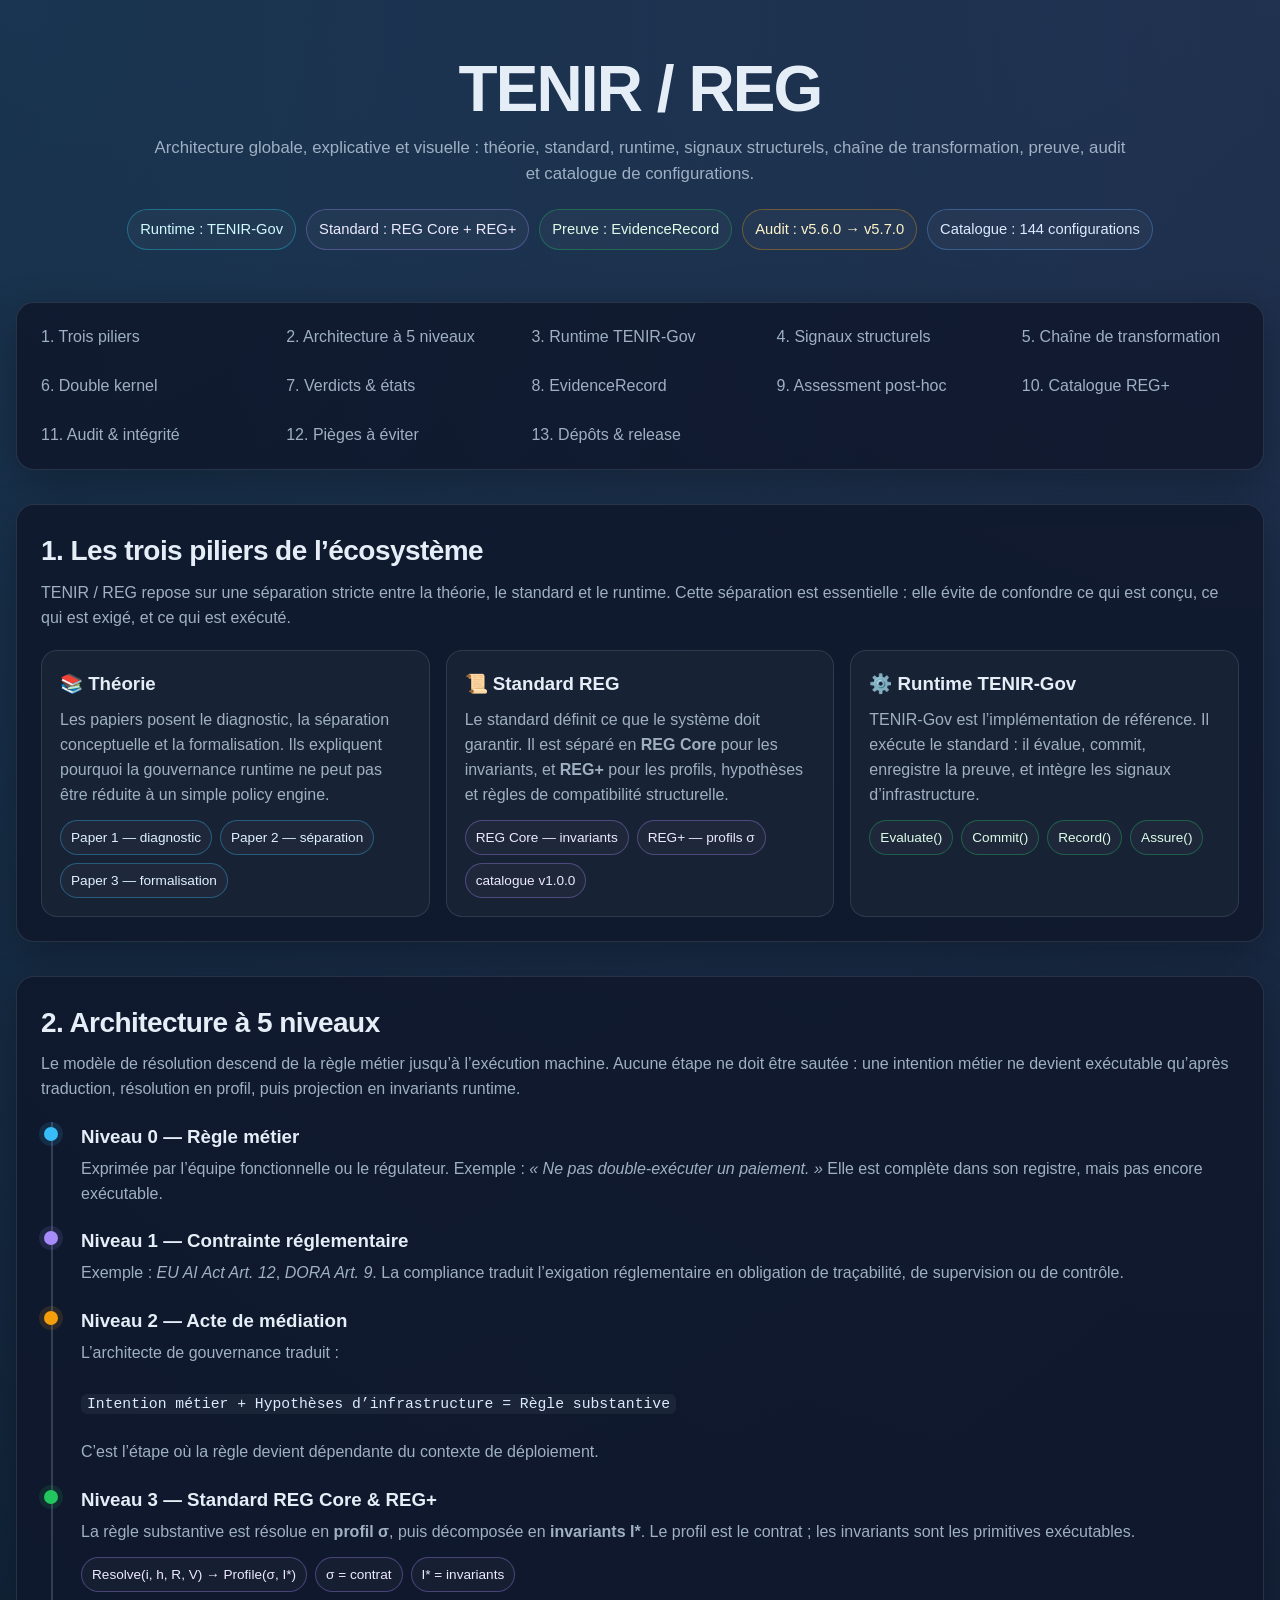
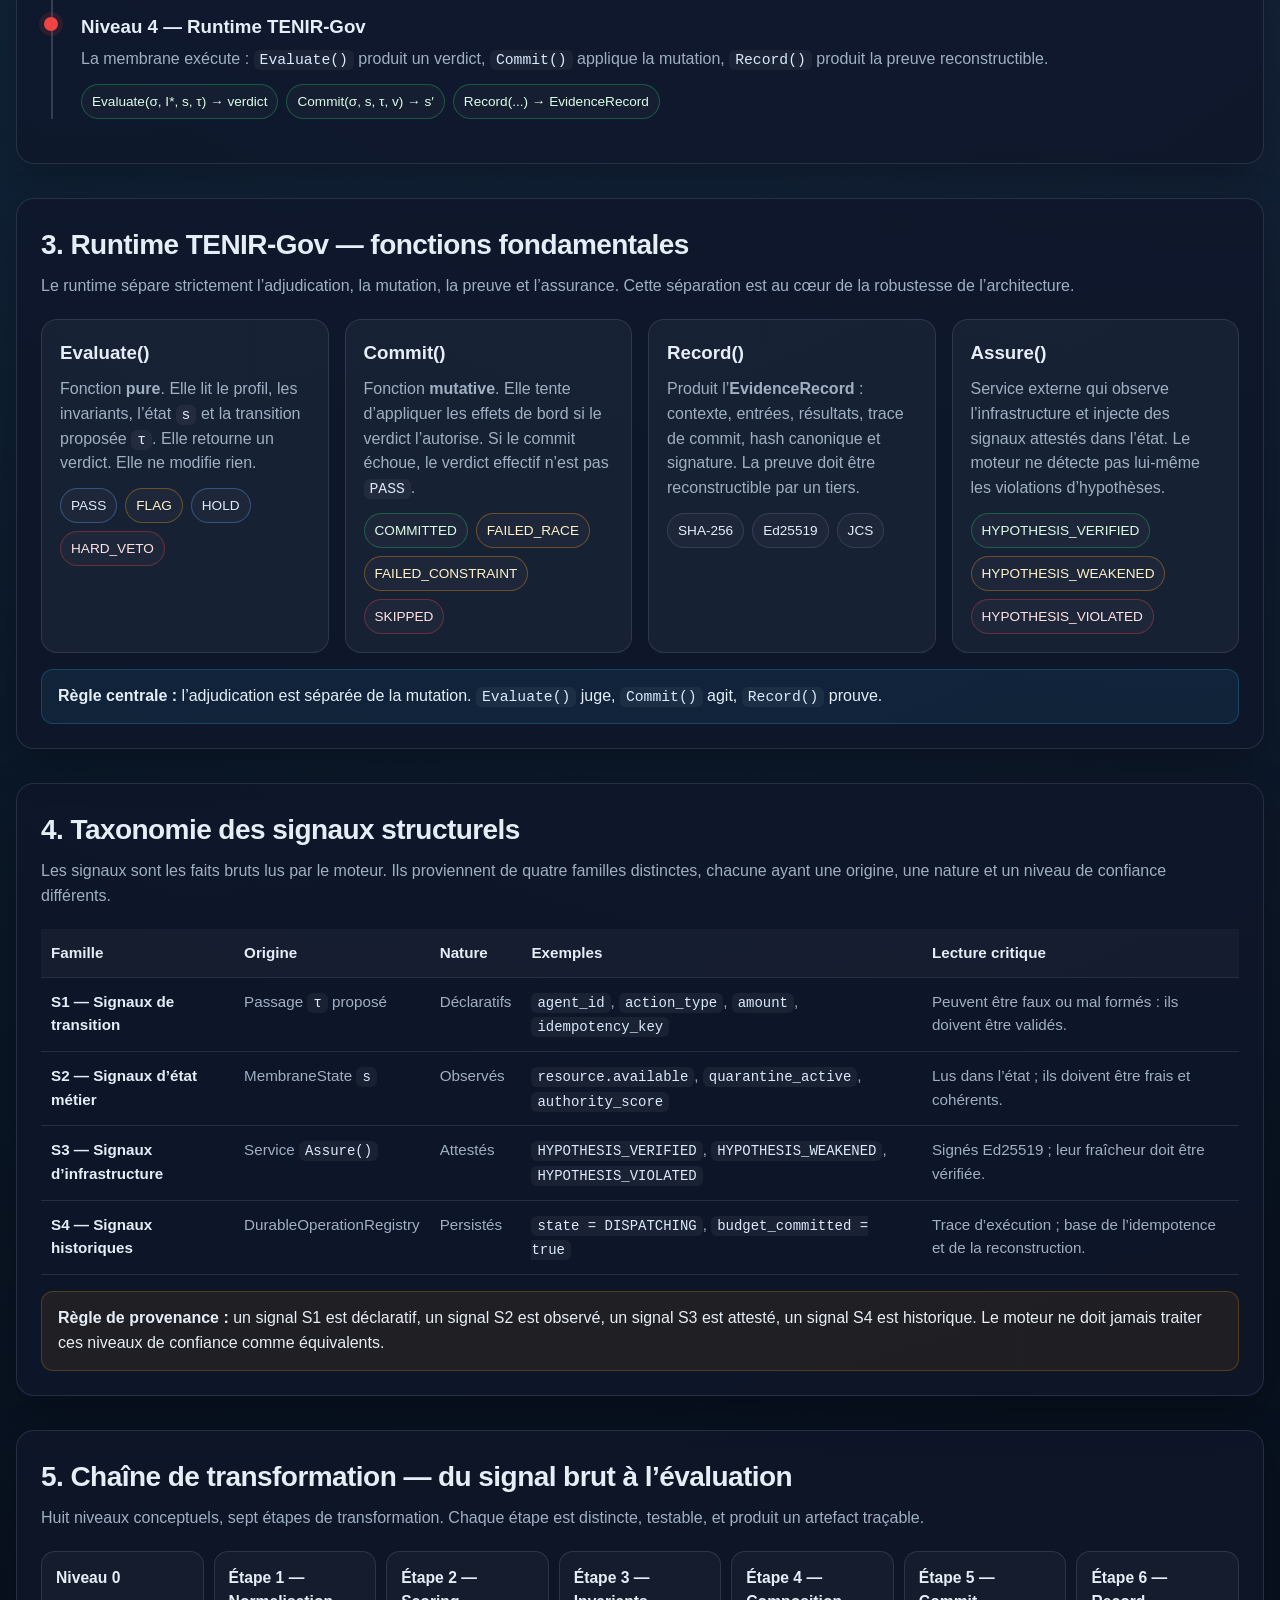
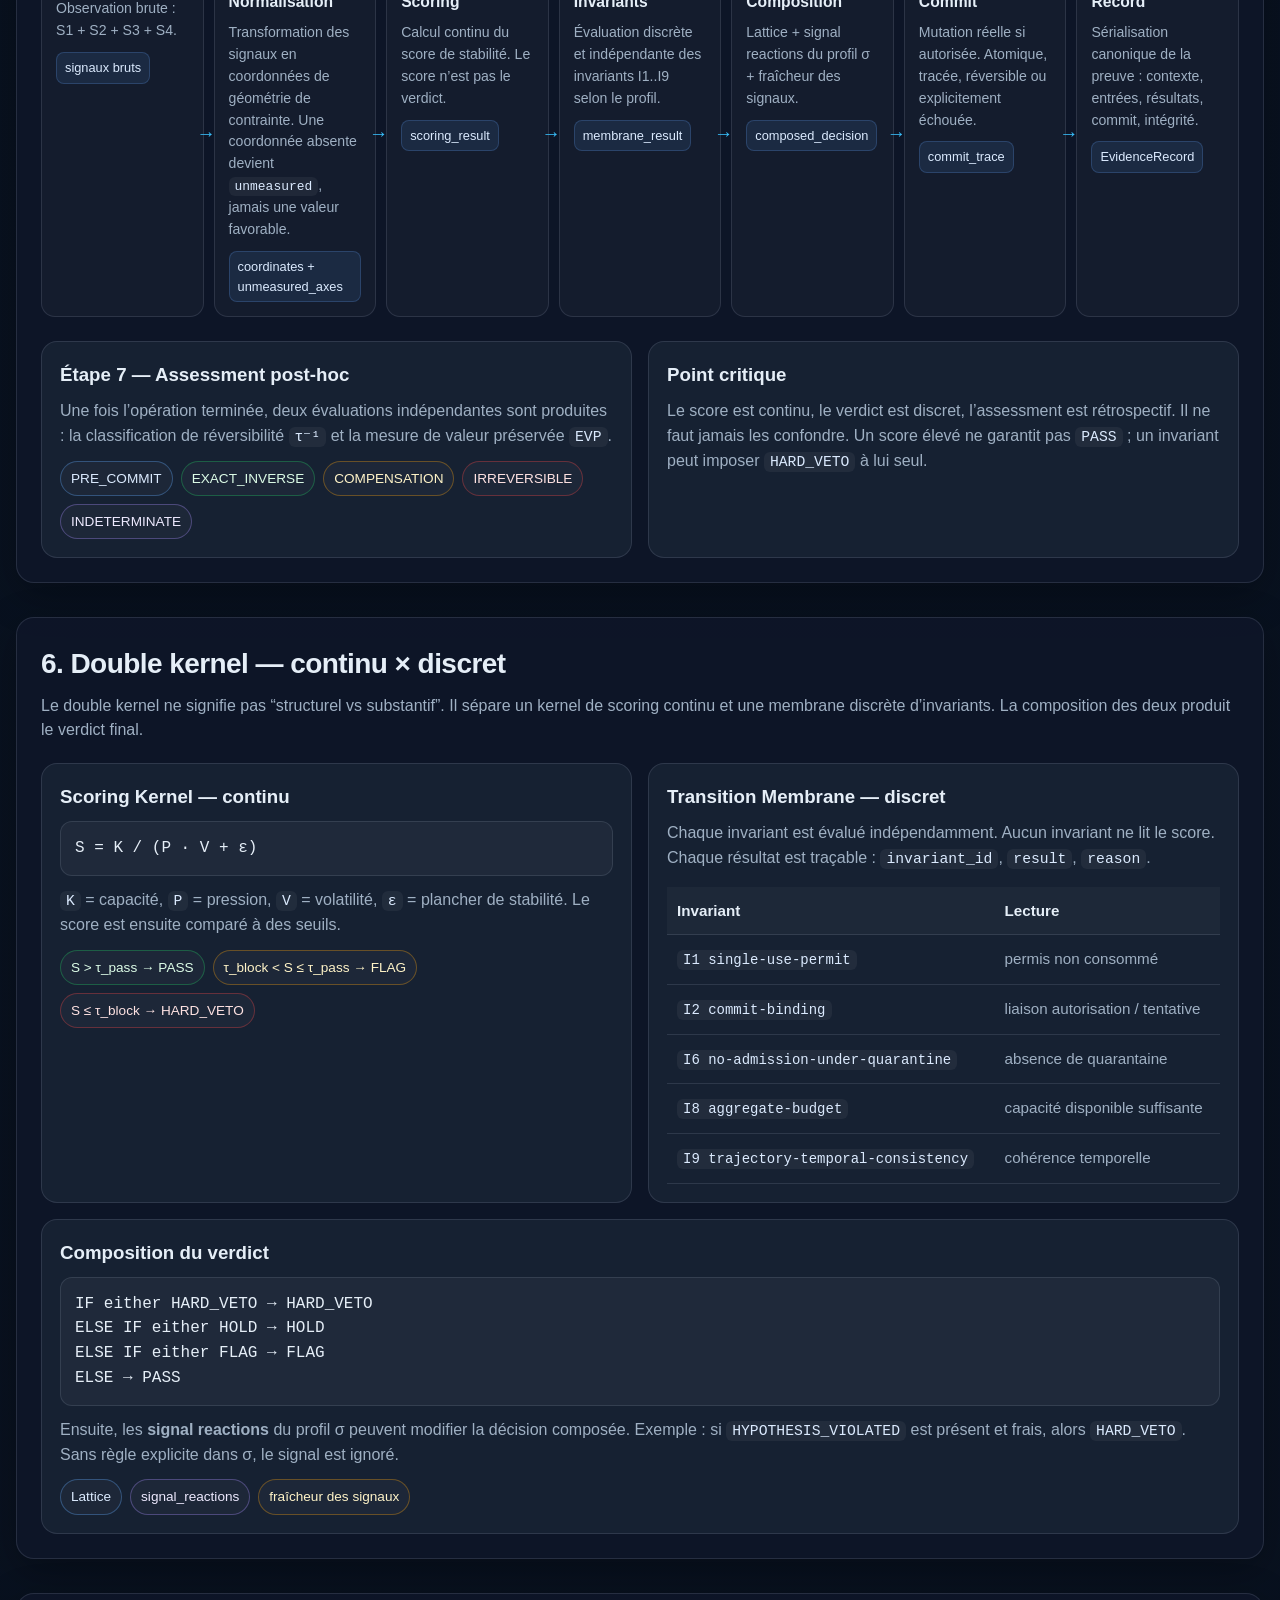
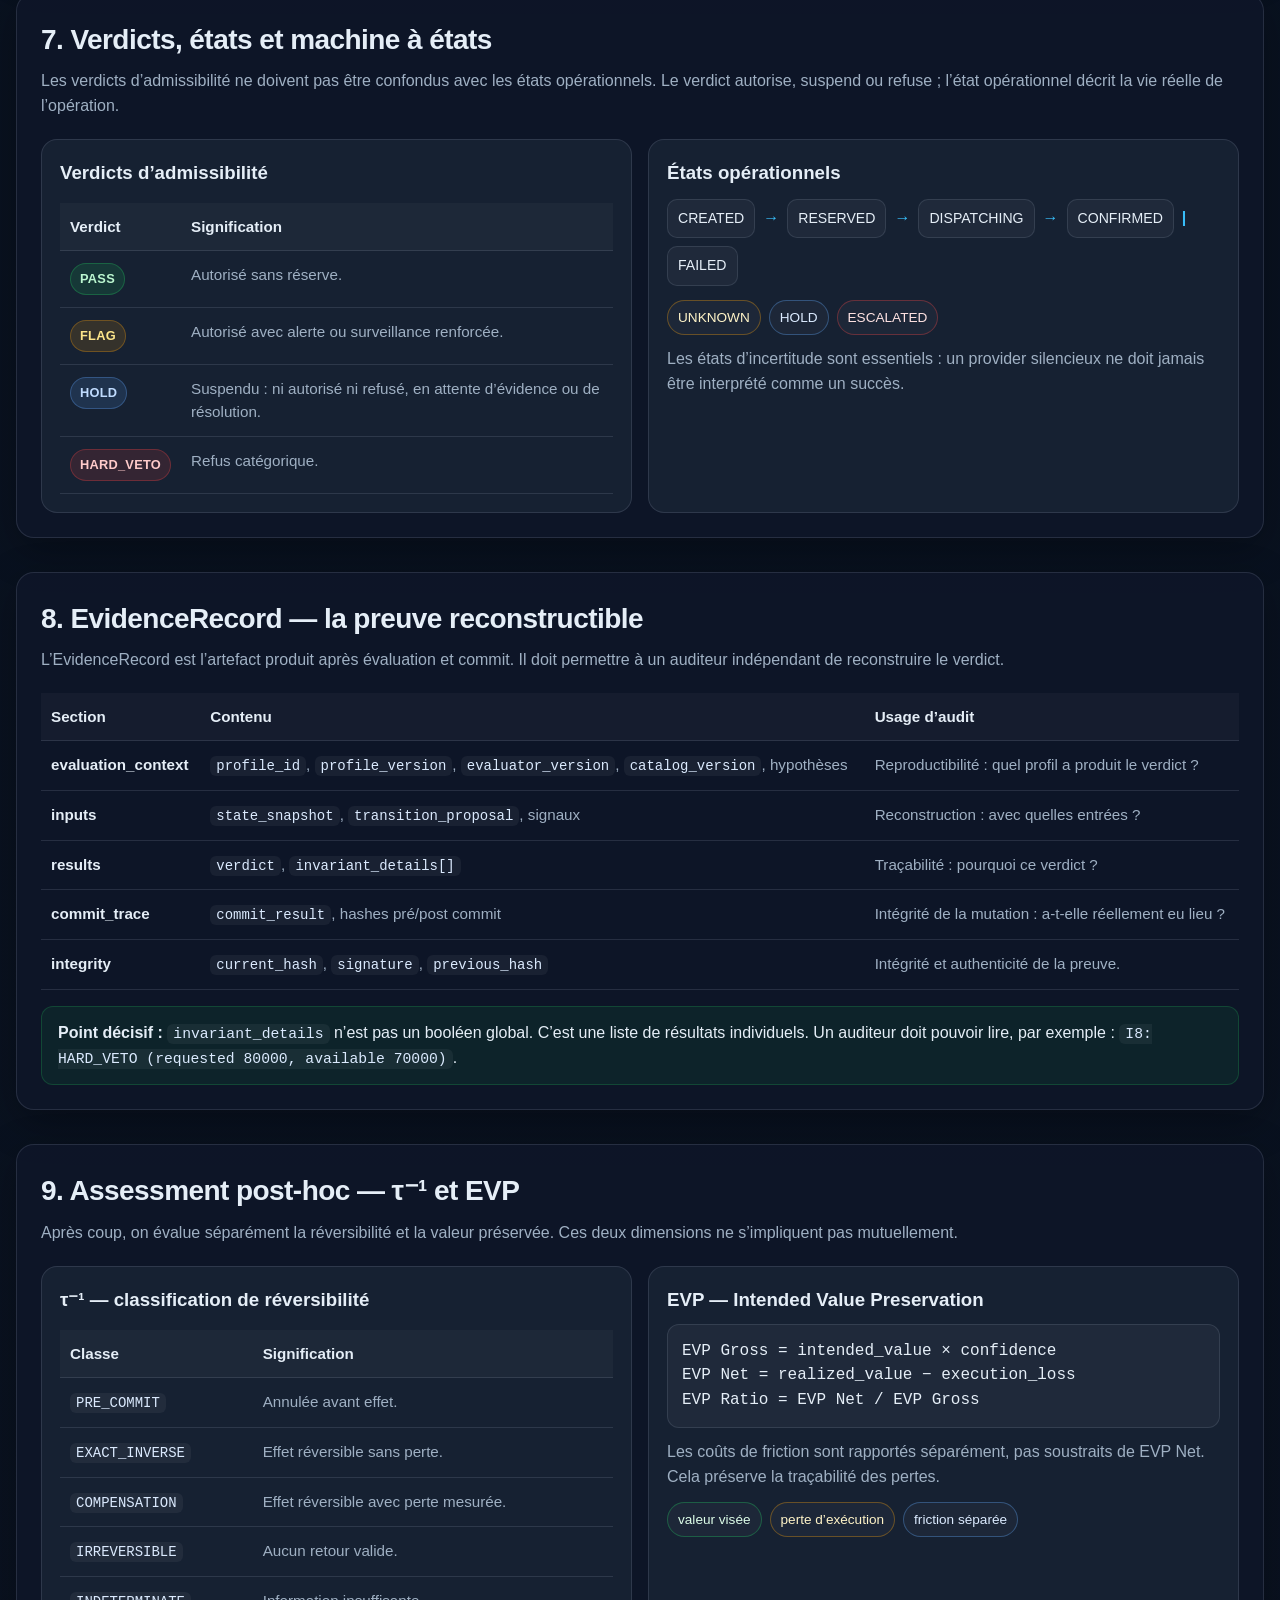
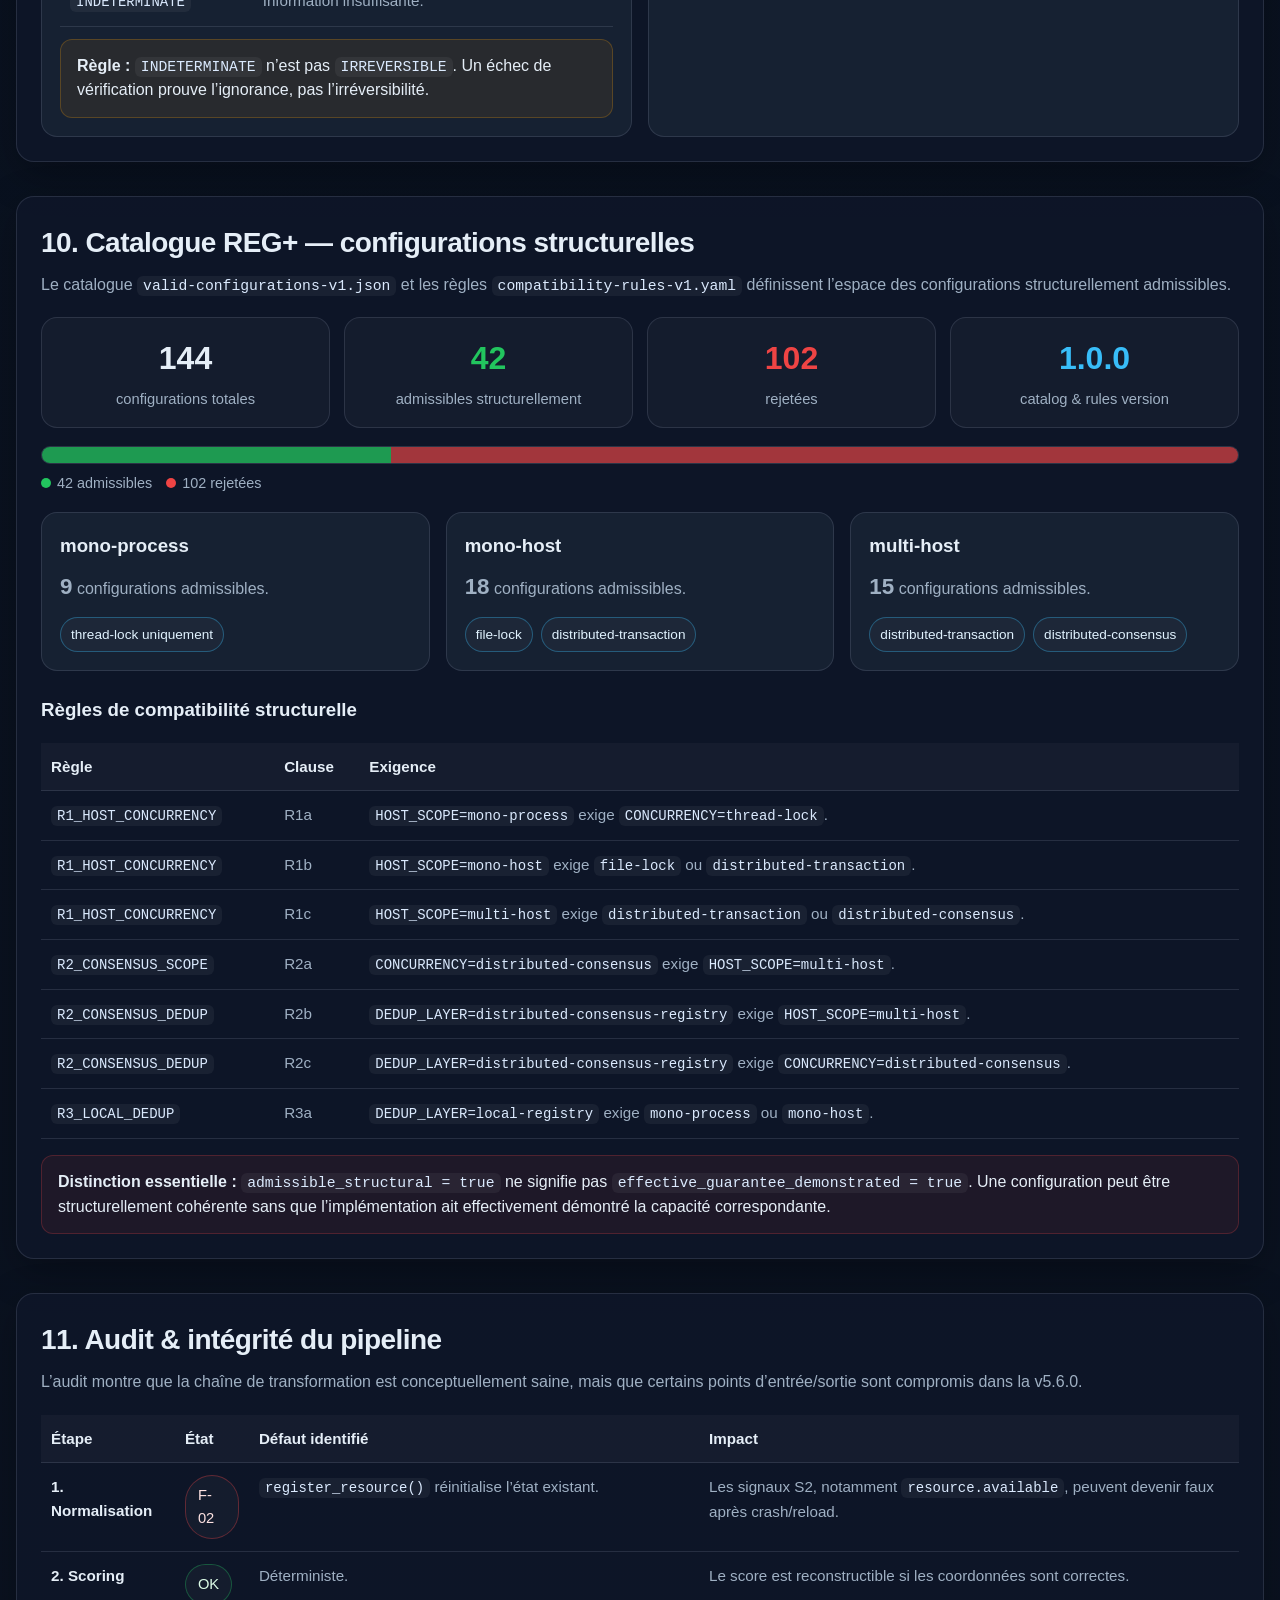
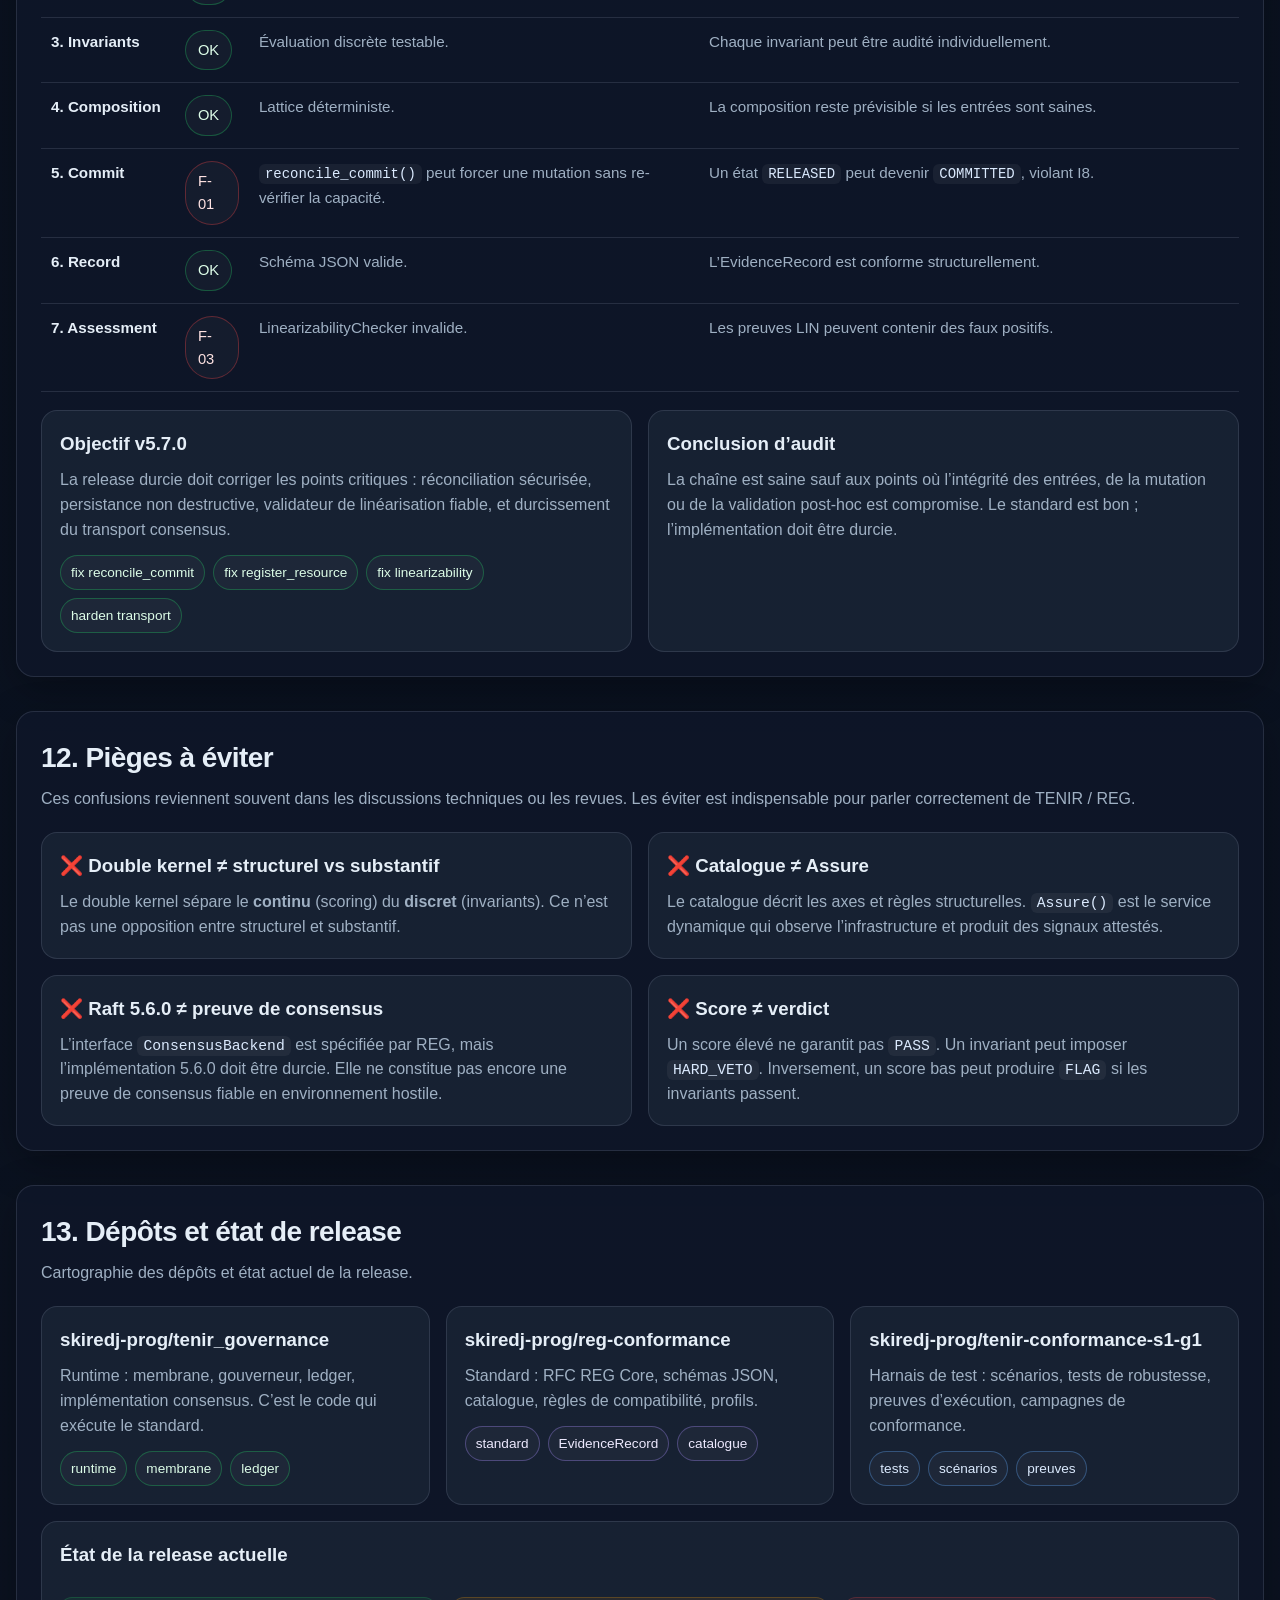
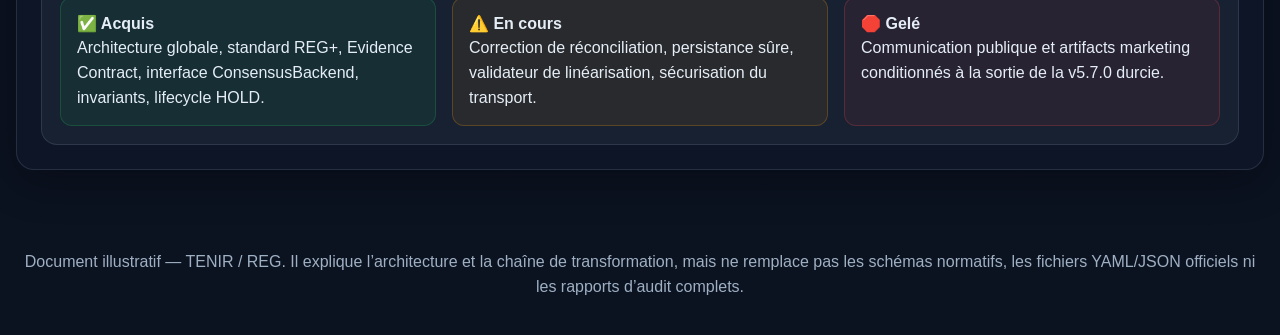
<file: references/architecture-v1.html>
<!DOCTYPE html>
<html lang="fr">
<head>
  <meta charset="UTF-8" />
  <meta name="viewport" content="width=device-width, initial-scale=1.0" />
  <title>TENIR / REG — Architecture illustrative</title>
  <style>
    :root {
      --bg: #07111f;
      --panel: rgba(15, 23, 42, 0.82);
      --panel-2: rgba(30, 41, 59, 0.62);
      --text: #e5eef7;
      --muted: #9fb0c3;
      --line: rgba(148, 163, 184, 0.18);
      --accent: #38bdf8;
      --accent-2: #a78bfa;
      --green: #22c55e;
      --amber: #f59e0b;
      --red: #ef4444;
      --blue: #60a5fa;
      --cyan: #22d3ee;
      --shadow: 0 12px 40px rgba(0, 0, 0, 0.28);
      --radius: 18px;
    }

    * {
      box-sizing: border-box;
    }

    html {
      scroll-behavior: smooth;
    }

    body {
      margin: 0;
      font-family: "Segoe UI", "Inter", Arial, sans-serif;
      color: var(--text);
      background:
        radial-gradient(circle at top left, rgba(56, 189, 248, 0.16), transparent 32%),
        radial-gradient(circle at top right, rgba(167, 139, 250, 0.14), transparent 28%),
        linear-gradient(180deg, #07111f 0%, #0b1220 100%);
      line-height: 1.55;
    }

    a {
      color: var(--accent);
      text-decoration: none;
    }

    .container {
      width: min(1280px, calc(100% - 32px));
      margin: 0 auto;
    }

    .hero {
      padding: 56px 0 24px;
      text-align: center;
    }

    .hero h1 {
      margin: 0 0 12px;
      font-size: clamp(2.2rem, 5vw, 4.2rem);
      line-height: 1.05;
      letter-spacing: -0.03em;
    }

    .hero p {
      max-width: 980px;
      margin: 0 auto;
      color: var(--muted);
      font-size: 1.05rem;
    }

    .hero-badges {
      display: flex;
      flex-wrap: wrap;
      justify-content: center;
      gap: 10px;
      margin-top: 22px;
    }

    .badge {
      display: inline-flex;
      align-items: center;
      gap: 8px;
      padding: 8px 12px;
      border: 1px solid var(--line);
      border-radius: 999px;
      background: rgba(255, 255, 255, 0.03);
      color: var(--text);
      font-size: 0.92rem;
    }

    .badge.small {
      padding: 5px 10px;
      font-size: 0.82rem;
    }

    .badge.green { border-color: rgba(34, 197, 94, 0.35); color: #dcfce7; }
    .badge.amber { border-color: rgba(245, 158, 11, 0.35); color: #fef3c7; }
    .badge.red { border-color: rgba(239, 68, 68, 0.35); color: #fee2e2; }
    .badge.blue { border-color: rgba(96, 165, 250, 0.35); color: #dbeafe; }
    .badge.cyan { border-color: rgba(34, 211, 238, 0.35); color: #cffafe; }
    .badge.violet { border-color: rgba(167, 139, 250, 0.35); color: #ede9fe; }

    .toc {
      margin: 28px auto 8px;
      padding: 14px;
      border: 1px solid var(--line);
      border-radius: var(--radius);
      background: var(--panel);
      box-shadow: var(--shadow);
      display: grid;
      grid-template-columns: repeat(auto-fit, minmax(220px, 1fr));
      gap: 8px;
    }

    .toc a {
      padding: 8px 10px;
      border-radius: 10px;
      color: var(--muted);
    }

    .toc a:hover {
      background: rgba(255, 255, 255, 0.05);
      color: var(--text);
    }

    section {
      margin: 34px 0;
      padding: 24px;
      border: 1px solid var(--line);
      border-radius: var(--radius);
      background: var(--panel);
      box-shadow: var(--shadow);
    }

    section > h2 {
      margin: 0 0 8px;
      font-size: 1.75rem;
      letter-spacing: -0.02em;
    }

    .lead {
      margin: 0 0 20px;
      color: var(--muted);
    }

    .grid {
      display: grid;
      gap: 16px;
    }

    .grid-2 { grid-template-columns: repeat(2, minmax(0, 1fr)); }
    .grid-3 { grid-template-columns: repeat(3, minmax(0, 1fr)); }
    .grid-4 { grid-template-columns: repeat(4, minmax(0, 1fr)); }

    .card {
      padding: 18px;
      border-radius: 16px;
      border: 1px solid var(--line);
      background: var(--panel-2);
    }

    .card h3, .card h4 {
      margin: 0 0 10px;
    }

    .card p {
      margin: 0;
      color: var(--muted);
    }

    .card .muted { color: var(--muted); }

    .pill-row {
      display: flex;
      flex-wrap: wrap;
      gap: 8px;
      margin-top: 12px;
    }

    .chip {
      padding: 6px 10px;
      border-radius: 999px;
      border: 1px solid var(--line);
      color: var(--text);
      background: rgba(255, 255, 255, 0.03);
      font-size: 0.85rem;
    }

    .chip.accent { border-color: rgba(56, 189, 248, 0.35); color: #e0f2fe; }
    .chip.violet { border-color: rgba(167, 139, 250, 0.35); color: #ede9fe; }
    .chip.green { border-color: rgba(34, 197, 94, 0.35); color: #dcfce7; }
    .chip.amber { border-color: rgba(245, 158, 11, 0.35); color: #fef3c7; }
    .chip.red { border-color: rgba(239, 68, 68, 0.35); color: #fee2e2; }
    .chip.blue { border-color: rgba(96, 165, 250, 0.35); color: #dbeafe; }

    table {
      width: 100%;
      border-collapse: collapse;
      margin: 16px 0 0;
      font-size: 0.95rem;
    }

    th, td {
      padding: 12px 10px;
      border-bottom: 1px solid var(--line);
      text-align: left;
      vertical-align: top;
    }

    th {
      color: var(--text);
      background: rgba(255, 255, 255, 0.03);
    }

    td { color: var(--muted); }
    td strong { color: var(--text); }

    .verdict {
      display: inline-block;
      padding: 5px 9px;
      border-radius: 999px;
      font-weight: 700;
      font-size: 0.8rem;
      letter-spacing: 0.02em;
    }

    .verdict.pass { background: rgba(34, 197, 94, 0.14); color: #bbf7d0; border: 1px solid rgba(34, 197, 94, 0.3); }
    .verdict.flag { background: rgba(245, 158, 11, 0.14); color: #fde68a; border: 1px solid rgba(245, 158, 11, 0.3); }
    .verdict.hold { background: rgba(96, 165, 250, 0.14); color: #bfdbfe; border: 1px solid rgba(96, 165, 250, 0.3); }
    .verdict.veto { background: rgba(239, 68, 68, 0.14); color: #fecaca; border: 1px solid rgba(239, 68, 68, 0.3); }

    .timeline {
      position: relative;
      margin-left: 10px;
      padding-left: 28px;
      border-left: 2px solid rgba(148, 163, 184, 0.28);
    }

    .timeline-item {
      position: relative;
      margin: 0 0 20px;
    }

    .timeline-item::before {
      content: "";
      position: absolute;
      left: -37px;
      top: 5px;
      width: 14px;
      height: 14px;
      border-radius: 50%;
      background: var(--accent);
      box-shadow: 0 0 0 5px rgba(56, 189, 248, 0.12);
    }

    .timeline-item.violet::before { background: var(--accent-2); box-shadow: 0 0 0 5px rgba(167, 139, 250, 0.12); }
    .timeline-item.green::before { background: var(--green); box-shadow: 0 0 0 5px rgba(34, 197, 94, 0.12); }
    .timeline-item.amber::before { background: var(--amber); box-shadow: 0 0 0 5px rgba(245, 158, 11, 0.12); }
    .timeline-item.red::before { background: var(--red); box-shadow: 0 0 0 5px rgba(239, 68, 68, 0.12); }

    .timeline-item h3 {
      margin: 0 0 6px;
    }

    .timeline-item p {
      margin: 0;
      color: var(--muted);
    }

    .pipeline {
      display: grid;
      grid-template-columns: repeat(7, minmax(150px, 1fr));
      gap: 10px;
      align-items: stretch;
      overflow-x: auto;
      padding-bottom: 6px;
    }

    .step {
      position: relative;
      min-height: 180px;
      padding: 14px;
      border-radius: 14px;
      border: 1px solid var(--line);
      background: rgba(255, 255, 255, 0.03);
    }

    .step::after {
      content: "→";
      position: absolute;
      right: -13px;
      top: 50%;
      transform: translateY(-50%);
      color: var(--accent);
      font-size: 1.2rem;
      z-index: 2;
    }

    .step:last-child::after {
      display: none;
    }

    .step h4 {
      margin: 0 0 8px;
      font-size: 0.98rem;
    }

    .step p {
      margin: 0 0 10px;
      color: var(--muted);
      font-size: 0.88rem;
    }

    .artifact {
      display: inline-block;
      margin-top: auto;
      font-size: 0.8rem;
      color: #dbeafe;
      background: rgba(96, 165, 250, 0.1);
      border: 1px solid rgba(96, 165, 250, 0.22);
      padding: 5px 8px;
      border-radius: 8px;
    }

    .formula {
      padding: 14px;
      border-radius: 12px;
      background: rgba(255, 255, 255, 0.04);
      border: 1px solid var(--line);
      font-family: Consolas, monospace;
      font-size: 1rem;
      overflow-x: auto;
    }

    .callout {
      margin-top: 16px;
      padding: 14px 16px;
      border-radius: 12px;
      border: 1px solid var(--line);
    }

    .callout.info {
      background: rgba(56, 189, 248, 0.08);
      border-color: rgba(56, 189, 248, 0.22);
    }

    .callout.warning {
      background: rgba(245, 158, 11, 0.08);
      border-color: rgba(245, 158, 11, 0.24);
    }

    .callout.danger {
      background: rgba(239, 68, 68, 0.08);
      border-color: rgba(239, 68, 68, 0.24);
    }

    .callout.success {
      background: rgba(34, 197, 94, 0.08);
      border-color: rgba(34, 197, 94, 0.22);
    }

    .stat-grid {
      display: grid;
      grid-template-columns: repeat(4, minmax(0, 1fr));
      gap: 14px;
      margin: 18px 0;
    }

    .stat {
      padding: 16px;
      text-align: center;
      border-radius: 16px;
      border: 1px solid var(--line);
      background: rgba(255, 255, 255, 0.03);
    }

    .stat .number {
      font-size: 2rem;
      font-weight: 800;
      margin-bottom: 4px;
    }

    .stat .label {
      color: var(--muted);
      font-size: 0.92rem;
    }

    .bar {
      display: flex;
      height: 18px;
      border-radius: 999px;
      overflow: hidden;
      border: 1px solid var(--line);
      margin: 12px 0 8px;
      background: rgba(255,255,255,0.03);
    }

    .bar span {
      display: block;
      height: 100%;
    }

    .bar .ok { background: rgba(34, 197, 94, 0.75); }
    .bar .ko { background: rgba(239, 68, 68, 0.65); }

    .legend {
      display: flex;
      gap: 14px;
      flex-wrap: wrap;
      color: var(--muted);
      font-size: 0.9rem;
    }

    .dot {
      display: inline-block;
      width: 10px;
      height: 10px;
      border-radius: 50%;
      margin-right: 6px;
    }

    .dot.green { background: var(--green); }
    .dot.red { background: var(--red); }
    .dot.blue { background: var(--blue); }
    .dot.amber { background: var(--amber); }

    .state-flow {
      display: flex;
      flex-wrap: wrap;
      gap: 8px;
      align-items: center;
      margin-top: 12px;
    }

    .state {
      padding: 8px 10px;
      border-radius: 10px;
      border: 1px solid var(--line);
      background: rgba(255,255,255,0.04);
      font-size: 0.88rem;
    }

    .arrow {
      color: var(--accent);
      font-weight: 700;
    }

    code, .mono {
      font-family: Consolas, Menlo, monospace;
      font-size: 0.92em;
      color: #dbeafe;
      background: rgba(255,255,255,0.05);
      padding: 2px 6px;
      border-radius: 6px;
    }

    footer {
      padding: 30px 0 50px;
      color: var(--muted);
      text-align: center;
    }

    @media (max-width: 1100px) {
      .grid-4 { grid-template-columns: repeat(2, minmax(0, 1fr)); }
      .pipeline { grid-template-columns: repeat(4, minmax(180px, 1fr)); }
      .step::after { display: none; }
    }

    @media (max-width: 820px) {
      .grid-2, .grid-3, .grid-4 { grid-template-columns: 1fr; }
      .pipeline { grid-template-columns: 1fr; }
      .stat-grid { grid-template-columns: repeat(2, minmax(0, 1fr)); }
    }
  </style>
</head>
<body>
  <div class="container">
    <header class="hero">
      <h1>TENIR / REG</h1>
      <p>
        Architecture globale, explicative et visuelle : théorie, standard, runtime, signaux structurels,
        chaîne de transformation, preuve, audit et catalogue de configurations.
      </p>
      <div class="hero-badges">
        <span class="badge cyan">Runtime : TENIR-Gov</span>
        <span class="badge violet">Standard : REG Core + REG+</span>
        <span class="badge green">Preuve : EvidenceRecord</span>
        <span class="badge amber">Audit : v5.6.0 → v5.7.0</span>
        <span class="badge blue">Catalogue : 144 configurations</span>
      </div>
    </header>

    <nav class="toc" aria-label="Sommaire">
      <a href="#piliers">1. Trois piliers</a>
      <a href="#niveaux">2. Architecture à 5 niveaux</a>
      <a href="#runtime">3. Runtime TENIR-Gov</a>
      <a href="#signaux">4. Signaux structurels</a>
      <a href="#pipeline">5. Chaîne de transformation</a>
      <a href="#double-kernel">6. Double kernel</a>
      <a href="#verdicts">7. Verdicts & états</a>
      <a href="#evidence">8. EvidenceRecord</a>
      <a href="#assessment">9. Assessment post-hoc</a>
      <a href="#catalogue">10. Catalogue REG+</a>
      <a href="#audit">11. Audit & intégrité</a>
      <a href="#pieges">12. Pièges à éviter</a>
      <a href="#depots">13. Dépôts & release</a>
    </nav>

    <main>
      <section id="piliers">
        <h2>1. Les trois piliers de l’écosystème</h2>
        <p class="lead">
          TENIR / REG repose sur une séparation stricte entre la théorie, le standard et le runtime.
          Cette séparation est essentielle : elle évite de confondre ce qui est conçu, ce qui est exigé, et ce qui est exécuté.
        </p>

        <div class="grid grid-3">
          <article class="card">
            <h3>📚 Théorie</h3>
            <p>
              Les papiers posent le diagnostic, la séparation conceptuelle et la formalisation.
              Ils expliquent pourquoi la gouvernance runtime ne peut pas être réduite à un simple policy engine.
            </p>
            <div class="pill-row">
              <span class="chip accent">Paper 1 — diagnostic</span>
              <span class="chip accent">Paper 2 — séparation</span>
              <span class="chip accent">Paper 3 — formalisation</span>
            </div>
          </article>

          <article class="card">
            <h3>📜 Standard REG</h3>
            <p>
              Le standard définit ce que le système doit garantir. Il est séparé en
              <strong>REG Core</strong> pour les invariants, et <strong>REG+</strong> pour les profils,
              hypothèses et règles de compatibilité structurelle.
            </p>
            <div class="pill-row">
              <span class="chip violet">REG Core — invariants</span>
              <span class="chip violet">REG+ — profils σ</span>
              <span class="chip violet">catalogue v1.0.0</span>
            </div>
          </article>

          <article class="card">
            <h3>⚙️ Runtime TENIR-Gov</h3>
            <p>
              TENIR-Gov est l’implémentation de référence. Il exécute le standard :
              il évalue, commit, enregistre la preuve, et intègre les signaux d’infrastructure.
            </p>
            <div class="pill-row">
              <span class="chip green">Evaluate()</span>
              <span class="chip green">Commit()</span>
              <span class="chip green">Record()</span>
              <span class="chip green">Assure()</span>
            </div>
          </article>
        </div>
      </section>

      <section id="niveaux">
        <h2>2. Architecture à 5 niveaux</h2>
        <p class="lead">
          Le modèle de résolution descend de la règle métier jusqu’à l’exécution machine.
          Aucune étape ne doit être sautée : une intention métier ne devient exécutable qu’après traduction,
          résolution en profil, puis projection en invariants runtime.
        </p>

        <div class="timeline">
          <div class="timeline-item">
            <h3>Niveau 0 — Règle métier</h3>
            <p>
              Exprimée par l’équipe fonctionnelle ou le régulateur.
              Exemple : <em>« Ne pas double-exécuter un paiement. »</em>
              Elle est complète dans son registre, mais pas encore exécutable.
            </p>
          </div>

          <div class="timeline-item violet">
            <h3>Niveau 1 — Contrainte réglementaire</h3>
            <p>
              Exemple : <em>EU AI Act Art. 12</em>, <em>DORA Art. 9</em>.
              La compliance traduit l’exigation réglementaire en obligation de traçabilité, de supervision ou de contrôle.
            </p>
          </div>

          <div class="timeline-item amber">
            <h3>Niveau 2 — Acte de médiation</h3>
            <p>
              L’architecte de gouvernance traduit :
              <br /><br />
              <code>Intention métier + Hypothèses d’infrastructure = Règle substantive</code>
              <br /><br />
              C’est l’étape où la règle devient dépendante du contexte de déploiement.
            </p>
          </div>

          <div class="timeline-item green">
            <h3>Niveau 3 — Standard REG Core & REG+</h3>
            <p>
              La règle substantive est résolue en <strong>profil σ</strong>, puis décomposée en
              <strong>invariants I*</strong>. Le profil est le contrat ; les invariants sont les primitives exécutables.
            </p>
            <div class="pill-row">
              <span class="chip violet">Resolve(i, h, R, V) → Profile(σ, I*)</span>
              <span class="chip violet">σ = contrat</span>
              <span class="chip violet">I* = invariants</span>
            </div>
          </div>

          <div class="timeline-item red">
            <h3>Niveau 4 — Runtime TENIR-Gov</h3>
            <p>
              La membrane exécute : <code>Evaluate()</code> produit un verdict, <code>Commit()</code> applique la mutation,
              <code>Record()</code> produit la preuve reconstructible.
            </p>
            <div class="pill-row">
              <span class="chip green">Evaluate(σ, I*, s, τ) → verdict</span>
              <span class="chip green">Commit(σ, s, τ, v) → s′</span>
              <span class="chip green">Record(...) → EvidenceRecord</span>
            </div>
          </div>
        </div>
      </section>

      <section id="runtime">
        <h2>3. Runtime TENIR-Gov — fonctions fondamentales</h2>
        <p class="lead">
          Le runtime sépare strictement l’adjudication, la mutation, la preuve et l’assurance.
          Cette séparation est au cœur de la robustesse de l’architecture.
        </p>

        <div class="grid grid-4">
          <article class="card">
            <h3>Evaluate()</h3>
            <p>
              Fonction <strong>pure</strong>. Elle lit le profil, les invariants, l’état <code>s</code>
              et la transition proposée <code>τ</code>. Elle retourne un verdict.
              Elle ne modifie rien.
            </p>
            <div class="pill-row">
              <span class="chip blue">PASS</span>
              <span class="chip amber">FLAG</span>
              <span class="chip blue">HOLD</span>
              <span class="chip red">HARD_VETO</span>
            </div>
          </article>

          <article class="card">
            <h3>Commit()</h3>
            <p>
              Fonction <strong>mutative</strong>. Elle tente d’appliquer les effets de bord si le verdict l’autorise.
              Si le commit échoue, le verdict effectif n’est pas <code>PASS</code>.
            </p>
            <div class="pill-row">
              <span class="chip green">COMMITTED</span>
              <span class="chip amber">FAILED_RACE</span>
              <span class="chip amber">FAILED_CONSTRAINT</span>
              <span class="chip red">SKIPPED</span>
            </div>
          </article>

          <article class="card">
            <h3>Record()</h3>
            <p>
              Produit l’<strong>EvidenceRecord</strong> : contexte, entrées, résultats, trace de commit,
              hash canonique et signature. La preuve doit être reconstructible par un tiers.
            </p>
            <div class="pill-row">
              <span class="chip cyan">SHA-256</span>
              <span class="chip cyan">Ed25519</span>
              <span class="chip cyan">JCS</span>
            </div>
          </article>

          <article class="card">
            <h3>Assure()</h3>
            <p>
              Service externe qui observe l’infrastructure et injecte des signaux attestés dans l’état.
              Le moteur ne détecte pas lui-même les violations d’hypothèses.
            </p>
            <div class="pill-row">
              <span class="chip green">HYPOTHESIS_VERIFIED</span>
              <span class="chip amber">HYPOTHESIS_WEAKENED</span>
              <span class="chip red">HYPOTHESIS_VIOLATED</span>
            </div>
          </article>
        </div>

        <div class="callout info">
          <strong>Règle centrale :</strong> l’adjudication est séparée de la mutation.
          <code>Evaluate()</code> juge, <code>Commit()</code> agit, <code>Record()</code> prouve.
        </div>
      </section>

      <section id="signaux">
        <h2>4. Taxonomie des signaux structurels</h2>
        <p class="lead">
          Les signaux sont les faits bruts lus par le moteur. Ils proviennent de quatre familles distinctes,
          chacune ayant une origine, une nature et un niveau de confiance différents.
        </p>

        <table>
          <thead>
            <tr>
              <th>Famille</th>
              <th>Origine</th>
              <th>Nature</th>
              <th>Exemples</th>
              <th>Lecture critique</th>
            </tr>
          </thead>
          <tbody>
            <tr>
              <td><strong>S1 — Signaux de transition</strong></td>
              <td>Passage <code>τ</code> proposé</td>
              <td>Déclaratifs</td>
              <td><code>agent_id</code>, <code>action_type</code>, <code>amount</code>, <code>idempotency_key</code></td>
              <td>Peuvent être faux ou mal formés : ils doivent être validés.</td>
            </tr>
            <tr>
              <td><strong>S2 — Signaux d’état métier</strong></td>
              <td>MembraneState <code>s</code></td>
              <td>Observés</td>
              <td><code>resource.available</code>, <code>quarantine_active</code>, <code>authority_score</code></td>
              <td>Lus dans l’état ; ils doivent être frais et cohérents.</td>
            </tr>
            <tr>
              <td><strong>S3 — Signaux d’infrastructure</strong></td>
              <td>Service <code>Assure()</code></td>
              <td>Attestés</td>
              <td><code>HYPOTHESIS_VERIFIED</code>, <code>HYPOTHESIS_WEAKENED</code>, <code>HYPOTHESIS_VIOLATED</code></td>
              <td>Signés Ed25519 ; leur fraîcheur doit être vérifiée.</td>
            </tr>
            <tr>
              <td><strong>S4 — Signaux historiques</strong></td>
              <td>DurableOperationRegistry</td>
              <td>Persistés</td>
              <td><code>state = DISPATCHING</code>, <code>budget_committed = true</code></td>
              <td>Trace d’exécution ; base de l’idempotence et de la reconstruction.</td>
            </tr>
          </tbody>
        </table>

        <div class="callout warning">
          <strong>Règle de provenance :</strong> un signal S1 est déclaratif, un signal S2 est observé,
          un signal S3 est attesté, un signal S4 est historique. Le moteur ne doit jamais traiter ces niveaux de confiance comme équivalents.
        </div>
      </section>

      <section id="pipeline">
        <h2>5. Chaîne de transformation — du signal brut à l’évaluation</h2>
        <p class="lead">
          Huit niveaux conceptuels, sept étapes de transformation. Chaque étape est distincte, testable,
          et produit un artefact traçable.
        </p>

        <div class="pipeline">
          <article class="step">
            <h4>Niveau 0</h4>
            <p>Observation brute : S1 + S2 + S3 + S4.</p>
            <span class="artifact">signaux bruts</span>
          </article>

          <article class="step">
            <h4>Étape 1 — Normalisation</h4>
            <p>
              Transformation des signaux en coordonnées de géométrie de contrainte.
              Une coordonnée absente devient <code>unmeasured</code>, jamais une valeur favorable.
            </p>
            <span class="artifact">coordinates + unmeasured_axes</span>
          </article>

          <article class="step">
            <h4>Étape 2 — Scoring</h4>
            <p>
              Calcul continu du score de stabilité. Le score n’est pas le verdict.
            </p>
            <span class="artifact">scoring_result</span>
          </article>

          <article class="step">
            <h4>Étape 3 — Invariants</h4>
            <p>
              Évaluation discrète et indépendante des invariants I1..I9 selon le profil.
            </p>
            <span class="artifact">membrane_result</span>
          </article>

          <article class="step">
            <h4>Étape 4 — Composition</h4>
            <p>
              Lattice + signal reactions du profil σ + fraîcheur des signaux.
            </p>
            <span class="artifact">composed_decision</span>
          </article>

          <article class="step">
            <h4>Étape 5 — Commit</h4>
            <p>
              Mutation réelle si autorisée. Atomique, tracée, réversible ou explicitement échouée.
            </p>
            <span class="artifact">commit_trace</span>
          </article>

          <article class="step">
            <h4>Étape 6 — Record</h4>
            <p>
              Sérialisation canonique de la preuve : contexte, entrées, résultats, commit, intégrité.
            </p>
            <span class="artifact">EvidenceRecord</span>
          </article>
        </div>

        <div class="grid grid-2" style="margin-top:18px;">
          <article class="card">
            <h3>Étape 7 — Assessment post-hoc</h3>
            <p>
              Une fois l’opération terminée, deux évaluations indépendantes sont produites :
              la classification de réversibilité <code>τ⁻¹</code> et la mesure de valeur préservée <code>EVP</code>.
            </p>
            <div class="pill-row">
              <span class="chip blue">PRE_COMMIT</span>
              <span class="chip green">EXACT_INVERSE</span>
              <span class="chip amber">COMPENSATION</span>
              <span class="chip red">IRREVERSIBLE</span>
              <span class="chip violet">INDETERMINATE</span>
            </div>
          </article>

          <article class="card">
            <h3>Point critique</h3>
            <p>
              Le score est continu, le verdict est discret, l’assessment est rétrospectif.
              Il ne faut jamais les confondre. Un score élevé ne garantit pas <code>PASS</code> ;
              un invariant peut imposer <code>HARD_VETO</code> à lui seul.
            </p>
          </article>
        </div>
      </section>

      <section id="double-kernel">
        <h2>6. Double kernel — continu × discret</h2>
        <p class="lead">
          Le double kernel ne signifie pas “structurel vs substantif”.
          Il sépare un kernel de scoring continu et une membrane discrète d’invariants.
          La composition des deux produit le verdict final.
        </p>

        <div class="grid grid-2">
          <article class="card">
            <h3>Scoring Kernel — continu</h3>
            <div class="formula">
              S = K / (P · V + ε)
            </div>
            <p style="margin-top:12px;">
              <code>K</code> = capacité, <code>P</code> = pression, <code>V</code> = volatilité,
              <code>ε</code> = plancher de stabilité. Le score est ensuite comparé à des seuils.
            </p>
            <div class="pill-row">
              <span class="chip green">S &gt; τ_pass → PASS</span>
              <span class="chip amber">τ_block &lt; S ≤ τ_pass → FLAG</span>
              <span class="chip red">S ≤ τ_block → HARD_VETO</span>
            </div>
          </article>

          <article class="card">
            <h3>Transition Membrane — discret</h3>
            <p>
              Chaque invariant est évalué indépendamment. Aucun invariant ne lit le score.
              Chaque résultat est traçable : <code>invariant_id</code>, <code>result</code>, <code>reason</code>.
            </p>
            <table>
              <thead>
                <tr>
                  <th>Invariant</th>
                  <th>Lecture</th>
                </tr>
              </thead>
              <tbody>
                <tr><td><code>I1 single-use-permit</code></td><td>permis non consommé</td></tr>
                <tr><td><code>I2 commit-binding</code></td><td>liaison autorisation / tentative</td></tr>
                <tr><td><code>I6 no-admission-under-quarantine</code></td><td>absence de quarantaine</td></tr>
                <tr><td><code>I8 aggregate-budget</code></td><td>capacité disponible suffisante</td></tr>
                <tr><td><code>I9 trajectory-temporal-consistency</code></td><td>cohérence temporelle</td></tr>
              </tbody>
            </table>
          </article>
        </div>

        <div class="card" style="margin-top:16px;">
          <h3>Composition du verdict</h3>
          <div class="formula">
            IF either HARD_VETO → HARD_VETO<br />
            ELSE IF either HOLD → HOLD<br />
            ELSE IF either FLAG → FLAG<br />
            ELSE → PASS
          </div>
          <p style="margin-top:12px;">
            Ensuite, les <strong>signal reactions</strong> du profil σ peuvent modifier la décision composée.
            Exemple : si <code>HYPOTHESIS_VIOLATED</code> est présent et frais, alors <code>HARD_VETO</code>.
            Sans règle explicite dans σ, le signal est ignoré.
          </p>
          <div class="pill-row">
            <span class="chip blue">Lattice</span>
            <span class="chip violet">signal_reactions</span>
            <span class="chip amber">fraîcheur des signaux</span>
          </div>
        </div>
      </section>

      <section id="verdicts">
        <h2>7. Verdicts, états et machine à états</h2>
        <p class="lead">
          Les verdicts d’admissibilité ne doivent pas être confondus avec les états opérationnels.
          Le verdict autorise, suspend ou refuse ; l’état opérationnel décrit la vie réelle de l’opération.
        </p>

        <div class="grid grid-2">
          <article class="card">
            <h3>Verdicts d’admissibilité</h3>
            <table>
              <thead>
                <tr>
                  <th>Verdict</th>
                  <th>Signification</th>
                </tr>
              </thead>
              <tbody>
                <tr>
                  <td><span class="verdict pass">PASS</span></td>
                  <td>Autorisé sans réserve.</td>
                </tr>
                <tr>
                  <td><span class="verdict flag">FLAG</span></td>
                  <td>Autorisé avec alerte ou surveillance renforcée.</td>
                </tr>
                <tr>
                  <td><span class="verdict hold">HOLD</span></td>
                  <td>Suspendu : ni autorisé ni refusé, en attente d’évidence ou de résolution.</td>
                </tr>
                <tr>
                  <td><span class="verdict veto">HARD_VETO</span></td>
                  <td>Refus catégorique.</td>
                </tr>
              </tbody>
            </table>
          </article>

          <article class="card">
            <h3>États opérationnels</h3>
            <div class="state-flow">
              <span class="state">CREATED</span>
              <span class="arrow">→</span>
              <span class="state">RESERVED</span>
              <span class="arrow">→</span>
              <span class="state">DISPATCHING</span>
              <span class="arrow">→</span>
              <span class="state">CONFIRMED</span>
              <span class="arrow">|</span>
              <span class="state">FAILED</span>
            </div>
            <div class="pill-row" style="margin-top:14px;">
              <span class="chip amber">UNKNOWN</span>
              <span class="chip blue">HOLD</span>
              <span class="chip red">ESCALATED</span>
            </div>
            <p style="margin-top:12px;">
              Les états d’incertitude sont essentiels : un provider silencieux ne doit jamais être interprété comme un succès.
            </p>
          </article>
        </div>
      </section>

      <section id="evidence">
        <h2>8. EvidenceRecord — la preuve reconstructible</h2>
        <p class="lead">
          L’EvidenceRecord est l’artefact produit après évaluation et commit.
          Il doit permettre à un auditeur indépendant de reconstruire le verdict.
        </p>

        <table>
          <thead>
            <tr>
              <th>Section</th>
              <th>Contenu</th>
              <th>Usage d’audit</th>
            </tr>
          </thead>
          <tbody>
            <tr>
              <td><strong>evaluation_context</strong></td>
              <td><code>profile_id</code>, <code>profile_version</code>, <code>evaluator_version</code>, <code>catalog_version</code>, hypothèses</td>
              <td>Reproductibilité : quel profil a produit le verdict ?</td>
            </tr>
            <tr>
              <td><strong>inputs</strong></td>
              <td><code>state_snapshot</code>, <code>transition_proposal</code>, signaux</td>
              <td>Reconstruction : avec quelles entrées ?</td>
            </tr>
            <tr>
              <td><strong>results</strong></td>
              <td><code>verdict</code>, <code>invariant_details[]</code></td>
              <td>Traçabilité : pourquoi ce verdict ?</td>
            </tr>
            <tr>
              <td><strong>commit_trace</strong></td>
              <td><code>commit_result</code>, hashes pré/post commit</td>
              <td>Intégrité de la mutation : a-t-elle réellement eu lieu ?</td>
            </tr>
            <tr>
              <td><strong>integrity</strong></td>
              <td><code>current_hash</code>, <code>signature</code>, <code>previous_hash</code></td>
              <td>Intégrité et authenticité de la preuve.</td>
            </tr>
          </tbody>
        </table>

        <div class="callout success">
          <strong>Point décisif :</strong> <code>invariant_details</code> n’est pas un booléen global.
          C’est une liste de résultats individuels. Un auditeur doit pouvoir lire, par exemple :
          <code>I8: HARD_VETO (requested 80000, available 70000)</code>.
        </div>
      </section>

      <section id="assessment">
        <h2>9. Assessment post-hoc — τ⁻¹ et EVP</h2>
        <p class="lead">
          Après coup, on évalue séparément la réversibilité et la valeur préservée.
          Ces deux dimensions ne s’impliquent pas mutuellement.
        </p>

        <div class="grid grid-2">
          <article class="card">
            <h3>τ⁻¹ — classification de réversibilité</h3>
            <table>
              <thead>
                <tr>
                  <th>Classe</th>
                  <th>Signification</th>
                </tr>
              </thead>
              <tbody>
                <tr><td><code>PRE_COMMIT</code></td><td>Annulée avant effet.</td></tr>
                <tr><td><code>EXACT_INVERSE</code></td><td>Effet réversible sans perte.</td></tr>
                <tr><td><code>COMPENSATION</code></td><td>Effet réversible avec perte mesurée.</td></tr>
                <tr><td><code>IRREVERSIBLE</code></td><td>Aucun retour valide.</td></tr>
                <tr><td><code>INDETERMINATE</code></td><td>Information insuffisante.</td></tr>
              </tbody>
            </table>
            <div class="callout warning" style="margin-top:12px;">
              <strong>Règle :</strong> <code>INDETERMINATE</code> n’est pas <code>IRREVERSIBLE</code>.
              Un échec de vérification prouve l’ignorance, pas l’irréversibilité.
            </div>
          </article>

          <article class="card">
            <h3>EVP — Intended Value Preservation</h3>
            <div class="formula">
              EVP Gross = intended_value × confidence<br />
              EVP Net = realized_value − execution_loss<br />
              EVP Ratio = EVP Net / EVP Gross
            </div>
            <p style="margin-top:12px;">
              Les coûts de friction sont rapportés séparément, pas soustraits de EVP Net.
              Cela préserve la traçabilité des pertes.
            </p>
            <div class="pill-row">
              <span class="chip green">valeur visée</span>
              <span class="chip amber">perte d’exécution</span>
              <span class="chip blue">friction séparée</span>
            </div>
          </article>
        </div>
      </section>

      <section id="catalogue">
        <h2>10. Catalogue REG+ — configurations structurelles</h2>
        <p class="lead">
          Le catalogue <code>valid-configurations-v1.json</code> et les règles <code>compatibility-rules-v1.yaml</code>
          définissent l’espace des configurations structurellement admissibles.
        </p>

        <div class="stat-grid">
          <div class="stat">
            <div class="number">144</div>
            <div class="label">configurations totales</div>
          </div>
          <div class="stat">
            <div class="number" style="color:var(--green);">42</div>
            <div class="label">admissibles structurellement</div>
          </div>
          <div class="stat">
            <div class="number" style="color:var(--red);">102</div>
            <div class="label">rejetées</div>
          </div>
          <div class="stat">
            <div class="number" style="color:var(--accent);">1.0.0</div>
            <div class="label">catalog & rules version</div>
          </div>
        </div>

        <div class="bar" aria-label="Répartition admissibles / rejetées">
          <span class="ok" style="width:29.17%;"></span>
          <span class="ko" style="width:70.83%;"></span>
        </div>
        <div class="legend">
          <span><span class="dot green"></span>42 admissibles</span>
          <span><span class="dot red"></span>102 rejetées</span>
        </div>

        <div class="grid grid-3" style="margin-top:18px;">
          <article class="card">
            <h3>mono-process</h3>
            <p><strong style="font-size:1.4rem;">9</strong> configurations admissibles.</p>
            <div class="pill-row">
              <span class="chip accent">thread-lock uniquement</span>
            </div>
          </article>

          <article class="card">
            <h3>mono-host</h3>
            <p><strong style="font-size:1.4rem;">18</strong> configurations admissibles.</p>
            <div class="pill-row">
              <span class="chip accent">file-lock</span>
              <span class="chip accent">distributed-transaction</span>
            </div>
          </article>

          <article class="card">
            <h3>multi-host</h3>
            <p><strong style="font-size:1.4rem;">15</strong> configurations admissibles.</p>
            <div class="pill-row">
              <span class="chip accent">distributed-transaction</span>
              <span class="chip accent">distributed-consensus</span>
            </div>
          </article>
        </div>

        <h3 style="margin-top:24px;">Règles de compatibilité structurelle</h3>
        <table>
          <thead>
            <tr>
              <th>Règle</th>
              <th>Clause</th>
              <th>Exigence</th>
            </tr>
          </thead>
          <tbody>
            <tr>
              <td><code>R1_HOST_CONCURRENCY</code></td>
              <td>R1a</td>
              <td><code>HOST_SCOPE=mono-process</code> exige <code>CONCURRENCY=thread-lock</code>.</td>
            </tr>
            <tr>
              <td><code>R1_HOST_CONCURRENCY</code></td>
              <td>R1b</td>
              <td><code>HOST_SCOPE=mono-host</code> exige <code>file-lock</code> ou <code>distributed-transaction</code>.</td>
            </tr>
            <tr>
              <td><code>R1_HOST_CONCURRENCY</code></td>
              <td>R1c</td>
              <td><code>HOST_SCOPE=multi-host</code> exige <code>distributed-transaction</code> ou <code>distributed-consensus</code>.</td>
            </tr>
            <tr>
              <td><code>R2_CONSENSUS_SCOPE</code></td>
              <td>R2a</td>
              <td><code>CONCURRENCY=distributed-consensus</code> exige <code>HOST_SCOPE=multi-host</code>.</td>
            </tr>
            <tr>
              <td><code>R2_CONSENSUS_DEDUP</code></td>
              <td>R2b</td>
              <td><code>DEDUP_LAYER=distributed-consensus-registry</code> exige <code>HOST_SCOPE=multi-host</code>.</td>
            </tr>
            <tr>
              <td><code>R2_CONSENSUS_DEDUP</code></td>
              <td>R2c</td>
              <td><code>DEDUP_LAYER=distributed-consensus-registry</code> exige <code>CONCURRENCY=distributed-consensus</code>.</td>
            </tr>
            <tr>
              <td><code>R3_LOCAL_DEDUP</code></td>
              <td>R3a</td>
              <td><code>DEDUP_LAYER=local-registry</code> exige <code>mono-process</code> ou <code>mono-host</code>.</td>
            </tr>
          </tbody>
        </table>

        <div class="callout danger">
          <strong>Distinction essentielle :</strong>
          <code>admissible_structural = true</code> ne signifie pas
          <code>effective_guarantee_demonstrated = true</code>.
          Une configuration peut être structurellement cohérente sans que l’implémentation ait effectivement démontré la capacité correspondante.
        </div>
      </section>

      <section id="audit">
        <h2>11. Audit & intégrité du pipeline</h2>
        <p class="lead">
          L’audit montre que la chaîne de transformation est conceptuellement saine,
          mais que certains points d’entrée/sortie sont compromis dans la v5.6.0.
        </p>

        <table>
          <thead>
            <tr>
              <th>Étape</th>
              <th>État</th>
              <th>Défaut identifié</th>
              <th>Impact</th>
            </tr>
          </thead>
          <tbody>
            <tr>
              <td><strong>1. Normalisation</strong></td>
              <td><span class="badge red">F-02</span></td>
              <td><code>register_resource()</code> réinitialise l’état existant.</td>
              <td>Les signaux S2, notamment <code>resource.available</code>, peuvent devenir faux après crash/reload.</td>
            </tr>
            <tr>
              <td><strong>2. Scoring</strong></td>
              <td><span class="badge green">OK</span></td>
              <td>Déterministe.</td>
              <td>Le score est reconstructible si les coordonnées sont correctes.</td>
            </tr>
            <tr>
              <td><strong>3. Invariants</strong></td>
              <td><span class="badge green">OK</span></td>
              <td>Évaluation discrète testable.</td>
              <td>Chaque invariant peut être audité individuellement.</td>
            </tr>
            <tr>
              <td><strong>4. Composition</strong></td>
              <td><span class="badge green">OK</span></td>
              <td>Lattice déterministe.</td>
              <td>La composition reste prévisible si les entrées sont saines.</td>
            </tr>
            <tr>
              <td><strong>5. Commit</strong></td>
              <td><span class="badge red">F-01</span></td>
              <td><code>reconcile_commit()</code> peut forcer une mutation sans re-vérifier la capacité.</td>
              <td>Un état <code>RELEASED</code> peut devenir <code>COMMITTED</code>, violant I8.</td>
            </tr>
            <tr>
              <td><strong>6. Record</strong></td>
              <td><span class="badge green">OK</span></td>
              <td>Schéma JSON valide.</td>
              <td>L’EvidenceRecord est conforme structurellement.</td>
            </tr>
            <tr>
              <td><strong>7. Assessment</strong></td>
              <td><span class="badge red">F-03</span></td>
              <td>LinearizabilityChecker invalide.</td>
              <td>Les preuves LIN peuvent contenir des faux positifs.</td>
            </tr>
          </tbody>
        </table>

        <div class="grid grid-2" style="margin-top:18px;">
          <article class="card">
            <h3>Objectif v5.7.0</h3>
            <p>
              La release durcie doit corriger les points critiques :
              réconciliation sécurisée, persistance non destructive, validateur de linéarisation fiable,
              et durcissement du transport consensus.
            </p>
            <div class="pill-row">
              <span class="chip green">fix reconcile_commit</span>
              <span class="chip green">fix register_resource</span>
              <span class="chip green">fix linearizability</span>
              <span class="chip green">harden transport</span>
            </div>
          </article>

          <article class="card">
            <h3>Conclusion d’audit</h3>
            <p>
              La chaîne est saine sauf aux points où l’intégrité des entrées, de la mutation ou de la validation post-hoc est compromise.
              Le standard est bon ; l’implémentation doit être durcie.
            </p>
          </article>
        </div>
      </section>

      <section id="pieges">
        <h2>12. Pièges à éviter</h2>
        <p class="lead">
          Ces confusions reviennent souvent dans les discussions techniques ou les revues.
          Les éviter est indispensable pour parler correctement de TENIR / REG.
        </p>

        <div class="grid grid-2">
          <article class="card">
            <h3>❌ Double kernel ≠ structurel vs substantif</h3>
            <p>
              Le double kernel sépare le <strong>continu</strong> (scoring) du <strong>discret</strong> (invariants).
              Ce n’est pas une opposition entre structurel et substantif.
            </p>
          </article>

          <article class="card">
            <h3>❌ Catalogue ≠ Assure</h3>
            <p>
              Le catalogue décrit les axes et règles structurelles.
              <code>Assure()</code> est le service dynamique qui observe l’infrastructure et produit des signaux attestés.
            </p>
          </article>

          <article class="card">
            <h3>❌ Raft 5.6.0 ≠ preuve de consensus</h3>
            <p>
              L’interface <code>ConsensusBackend</code> est spécifiée par REG, mais l’implémentation 5.6.0 doit être durcie.
              Elle ne constitue pas encore une preuve de consensus fiable en environnement hostile.
            </p>
          </article>

          <article class="card">
            <h3>❌ Score ≠ verdict</h3>
            <p>
              Un score élevé ne garantit pas <code>PASS</code>. Un invariant peut imposer <code>HARD_VETO</code>.
              Inversement, un score bas peut produire <code>FLAG</code> si les invariants passent.
            </p>
          </article>
        </div>
      </section>

      <section id="depots">
        <h2>13. Dépôts et état de release</h2>
        <p class="lead">
          Cartographie des dépôts et état actuel de la release.
        </p>

        <div class="grid grid-3">
          <article class="card">
            <h3>skiredj-prog/tenir_governance</h3>
            <p>
              Runtime : membrane, gouverneur, ledger, implémentation consensus.
              C’est le code qui exécute le standard.
            </p>
            <div class="pill-row">
              <span class="chip green">runtime</span>
              <span class="chip green">membrane</span>
              <span class="chip green">ledger</span>
            </div>
          </article>

          <article class="card">
            <h3>skiredj-prog/reg-conformance</h3>
            <p>
              Standard : RFC REG Core, schémas JSON, catalogue, règles de compatibilité, profils.
            </p>
            <div class="pill-row">
              <span class="chip violet">standard</span>
              <span class="chip violet">EvidenceRecord</span>
              <span class="chip violet">catalogue</span>
            </div>
          </article>

          <article class="card">
            <h3>skiredj-prog/tenir-conformance-s1-g1</h3>
            <p>
              Harnais de test : scénarios, tests de robustesse, preuves d’exécution, campagnes de conformance.
            </p>
            <div class="pill-row">
              <span class="chip blue">tests</span>
              <span class="chip blue">scénarios</span>
              <span class="chip blue">preuves</span>
            </div>
          </article>
        </div>

        <div class="card" style="margin-top:16px;">
          <h3>État de la release actuelle</h3>
          <div class="grid grid-3" style="margin-top:12px;">
            <div class="callout success">
              <strong>✅ Acquis</strong><br />
              Architecture globale, standard REG+, Evidence Contract, interface ConsensusBackend, invariants, lifecycle HOLD.
            </div>
            <div class="callout warning">
              <strong>⚠️ En cours</strong><br />
              Correction de réconciliation, persistance sûre, validateur de linéarisation, sécurisation du transport.
            </div>
            <div class="callout danger">
              <strong>🛑 Gelé</strong><br />
              Communication publique et artifacts marketing conditionnés à la sortie de la v5.7.0 durcie.
            </div>
          </div>
        </div>
      </section>
    </main>

    <footer>
      <p>
        Document illustratif — TENIR / REG.
        Il explique l’architecture et la chaîne de transformation, mais ne remplace pas les schémas normatifs,
        les fichiers YAML/JSON officiels ni les rapports d’audit complets.
      </p>
    </footer>
  </div>
</body>
</html>
</file>
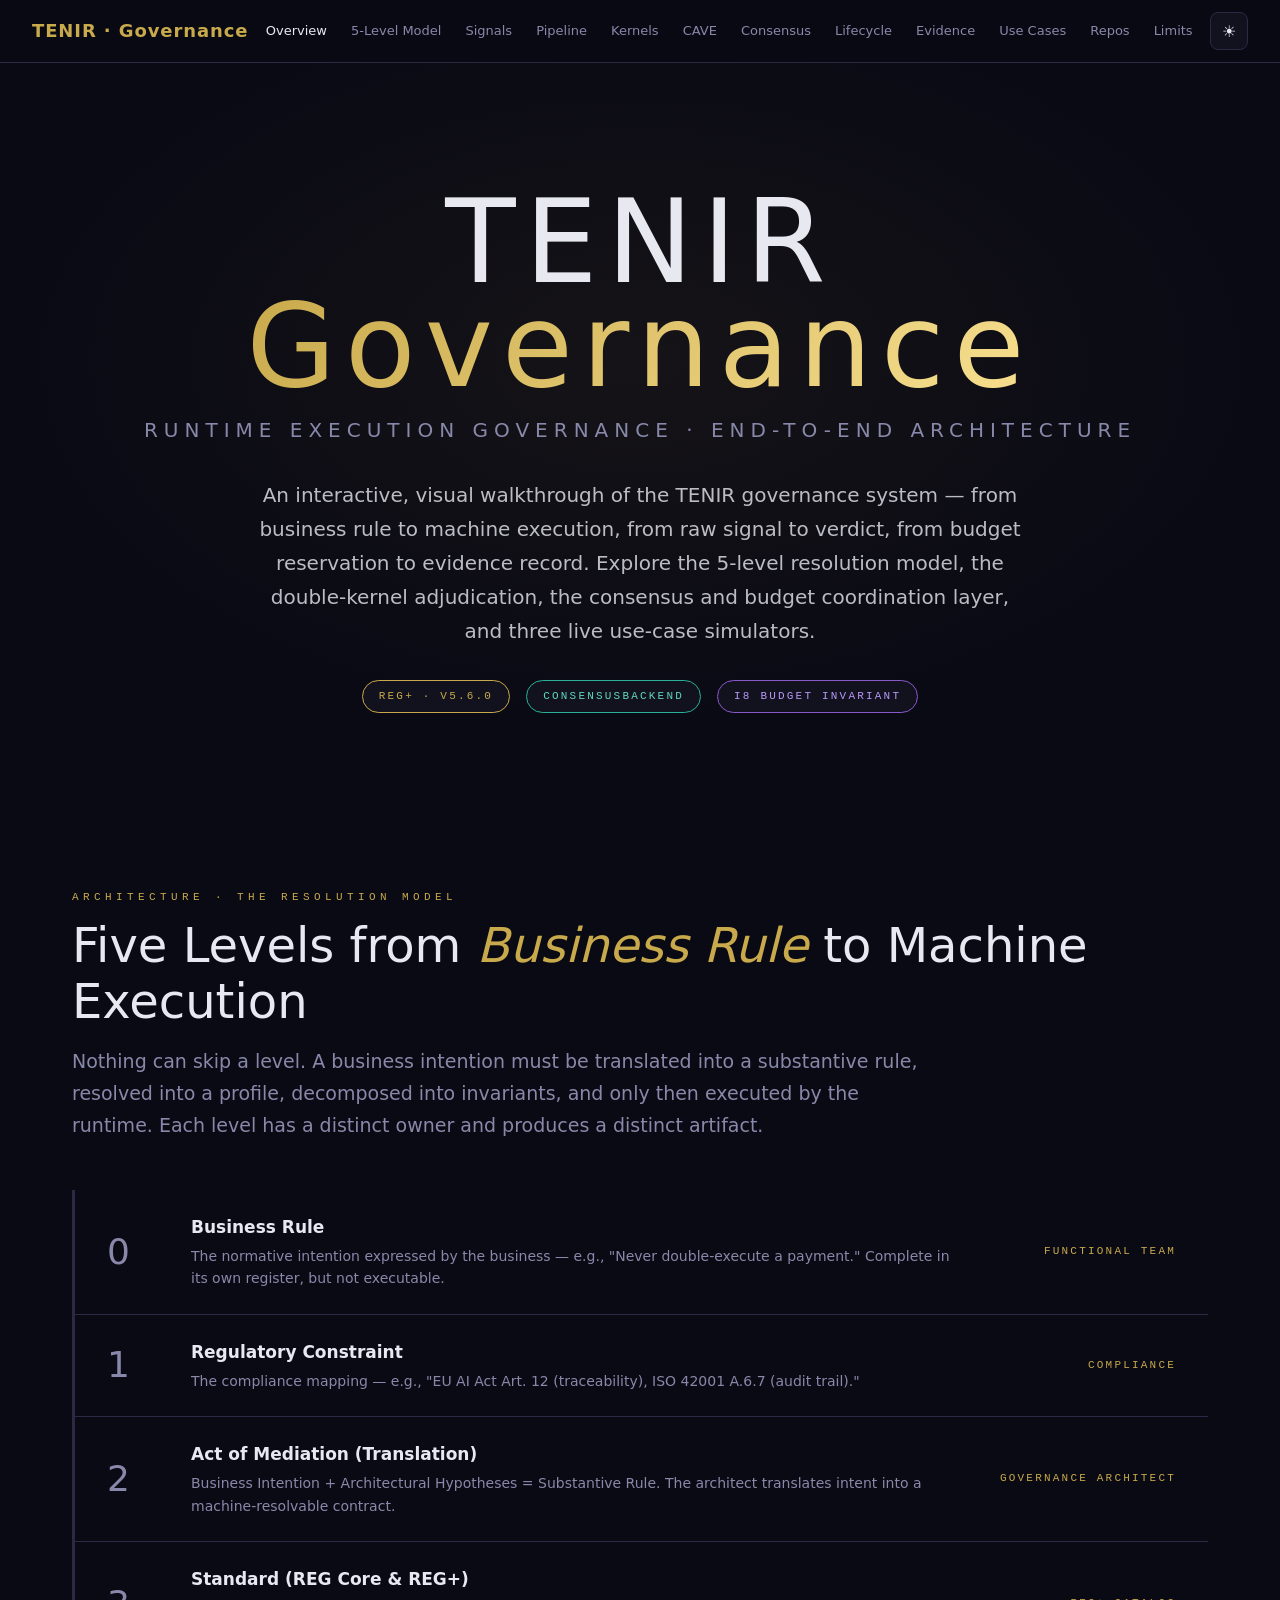
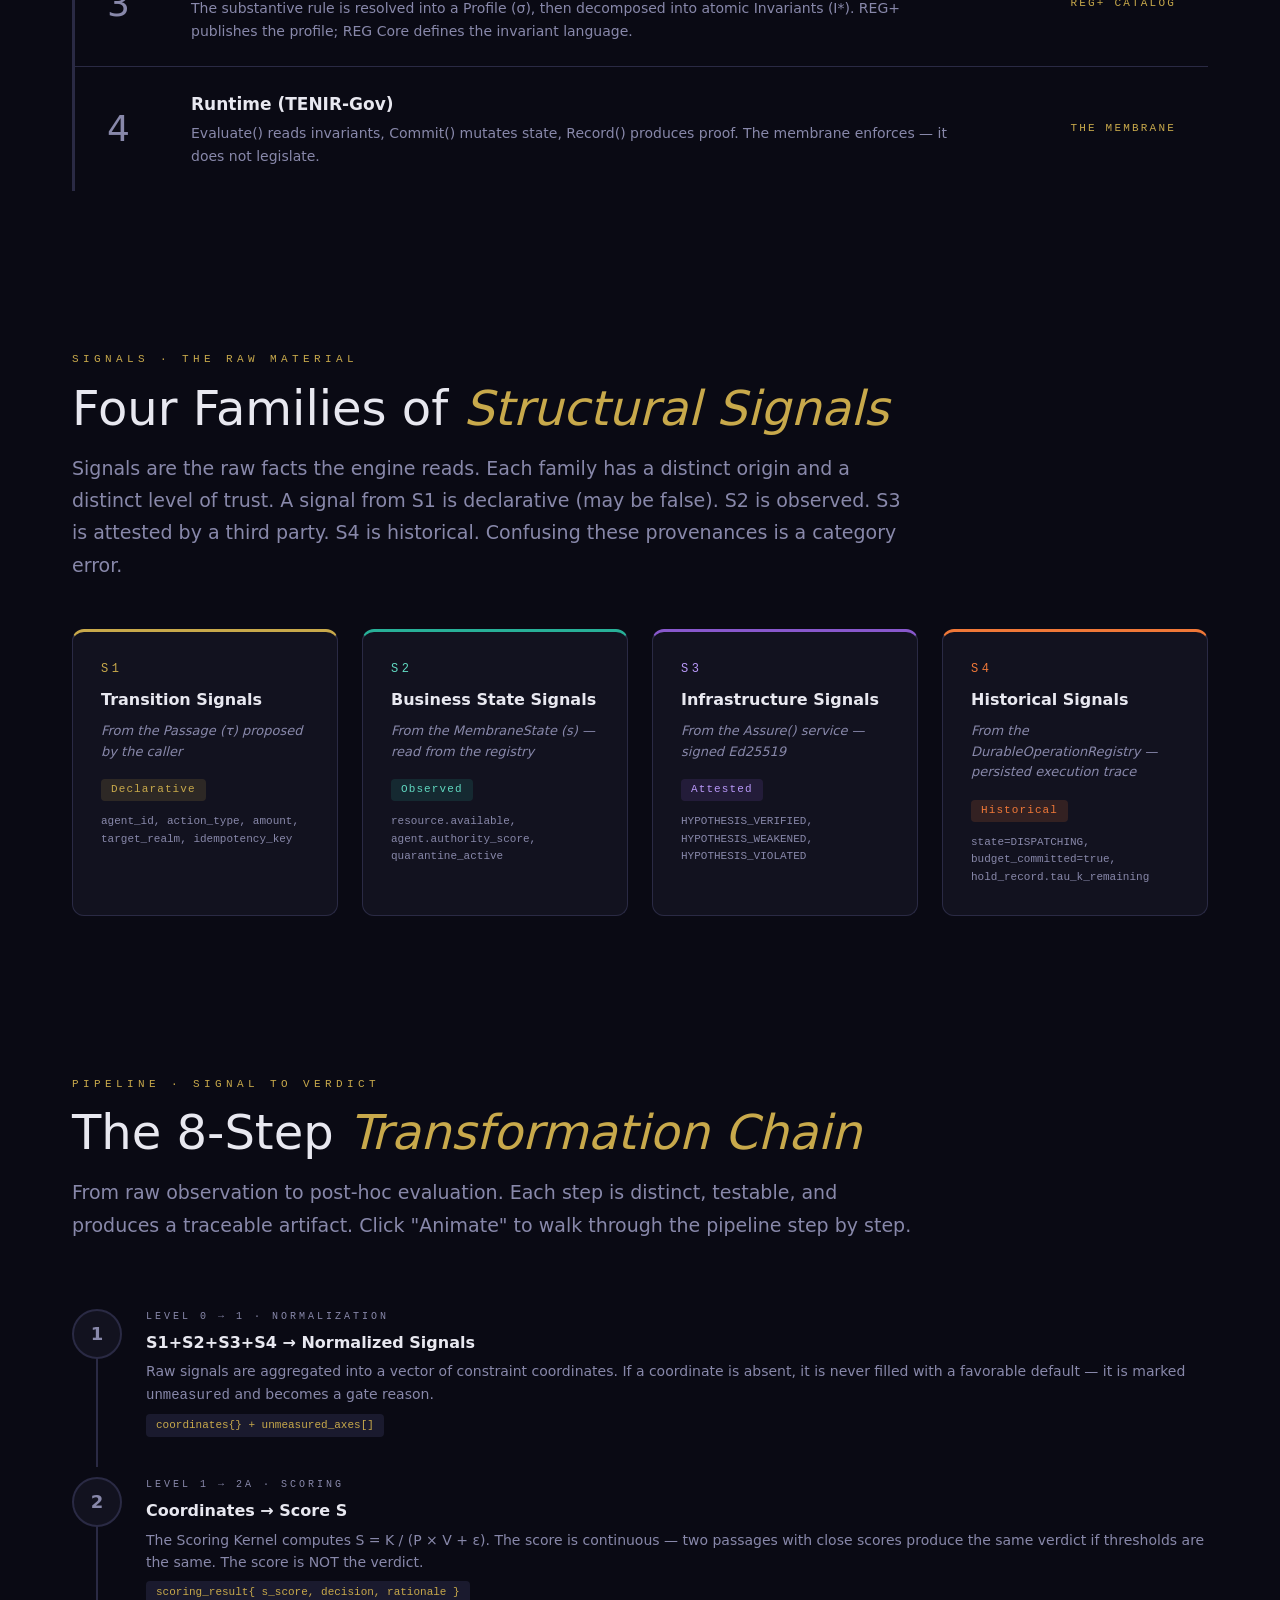
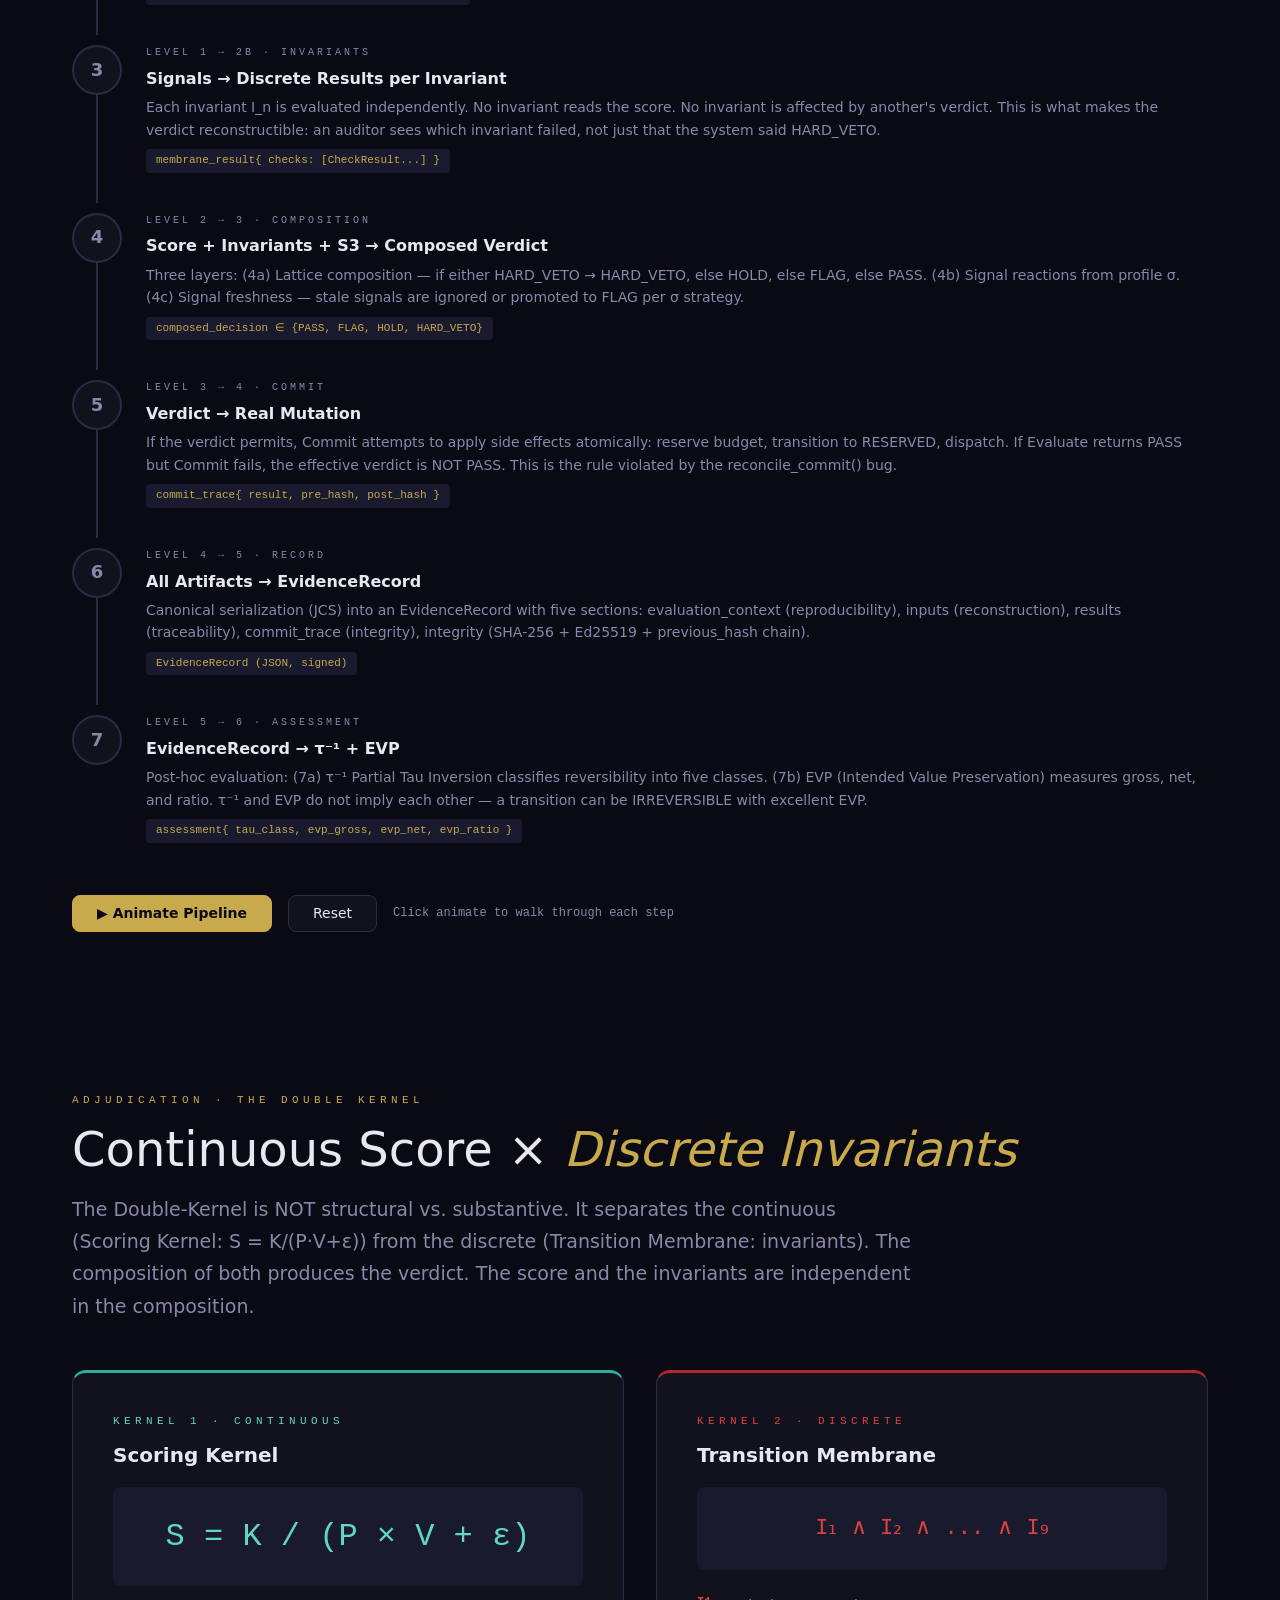
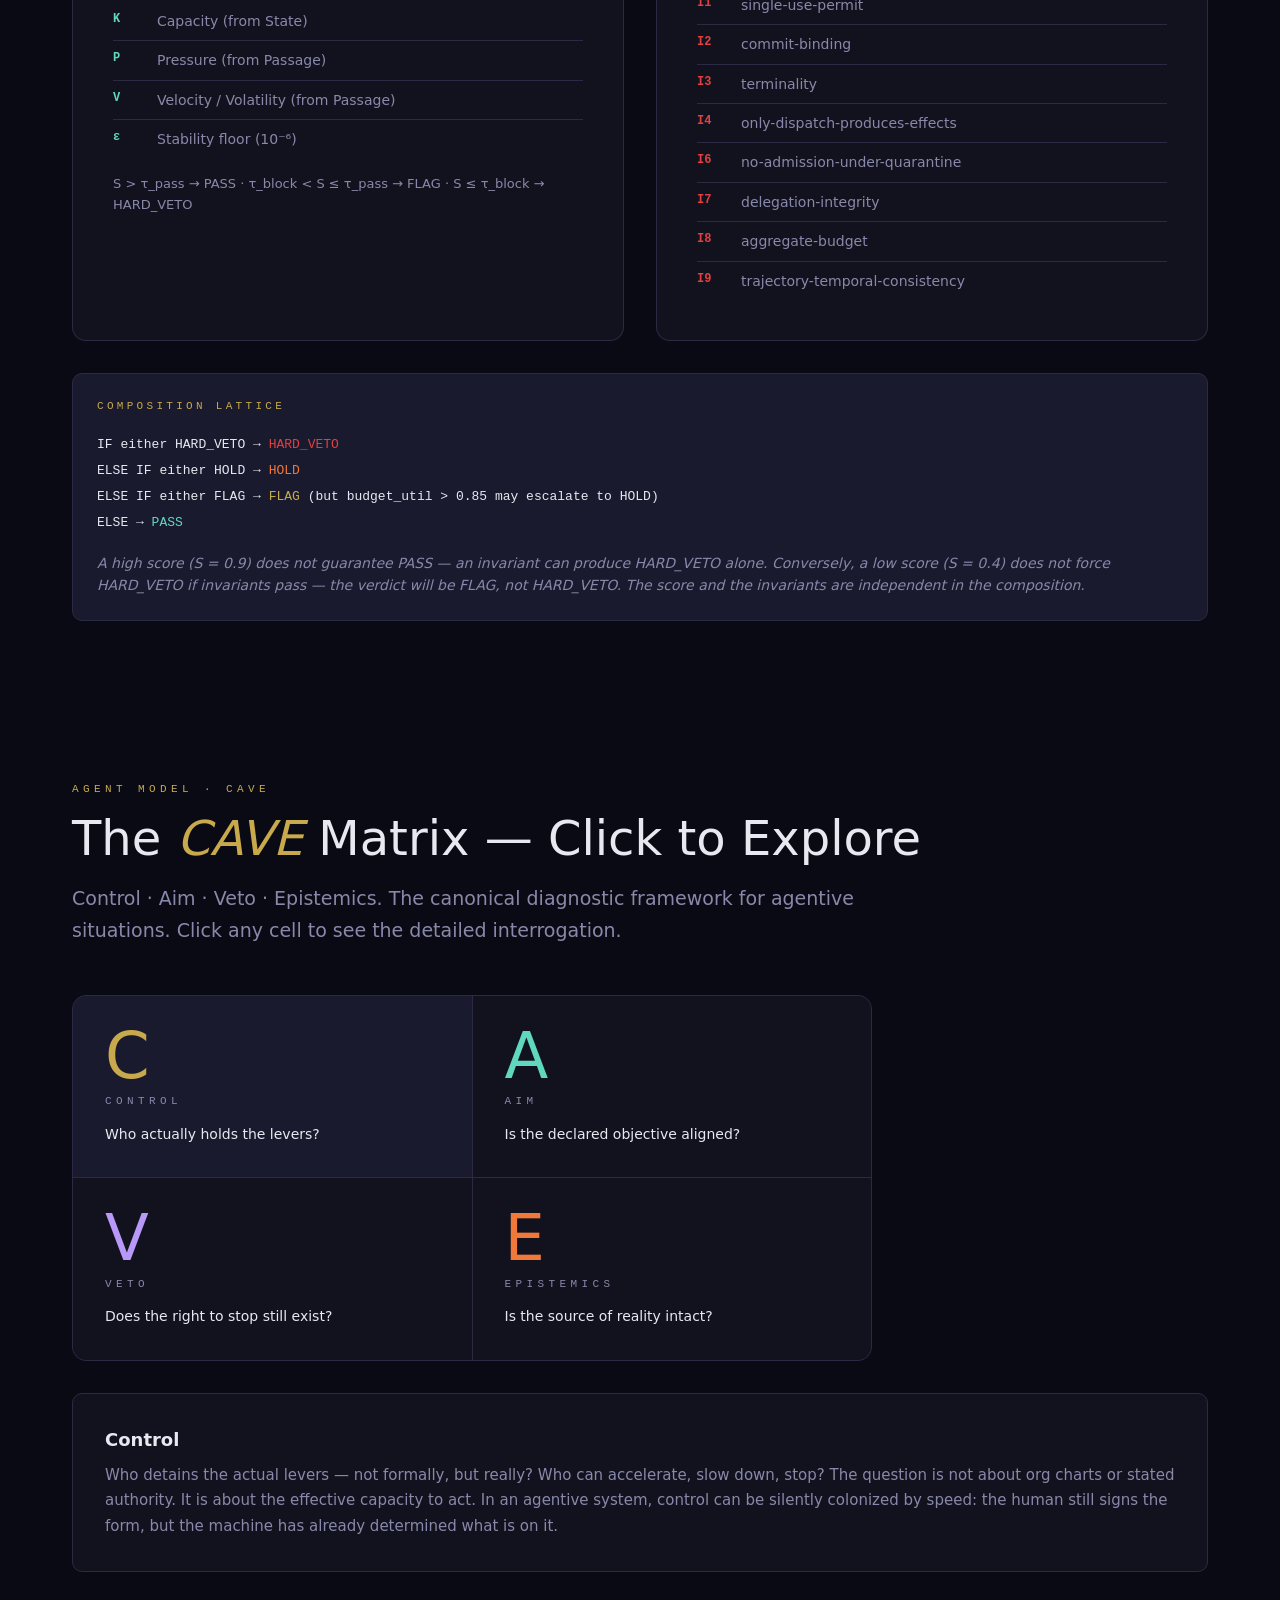
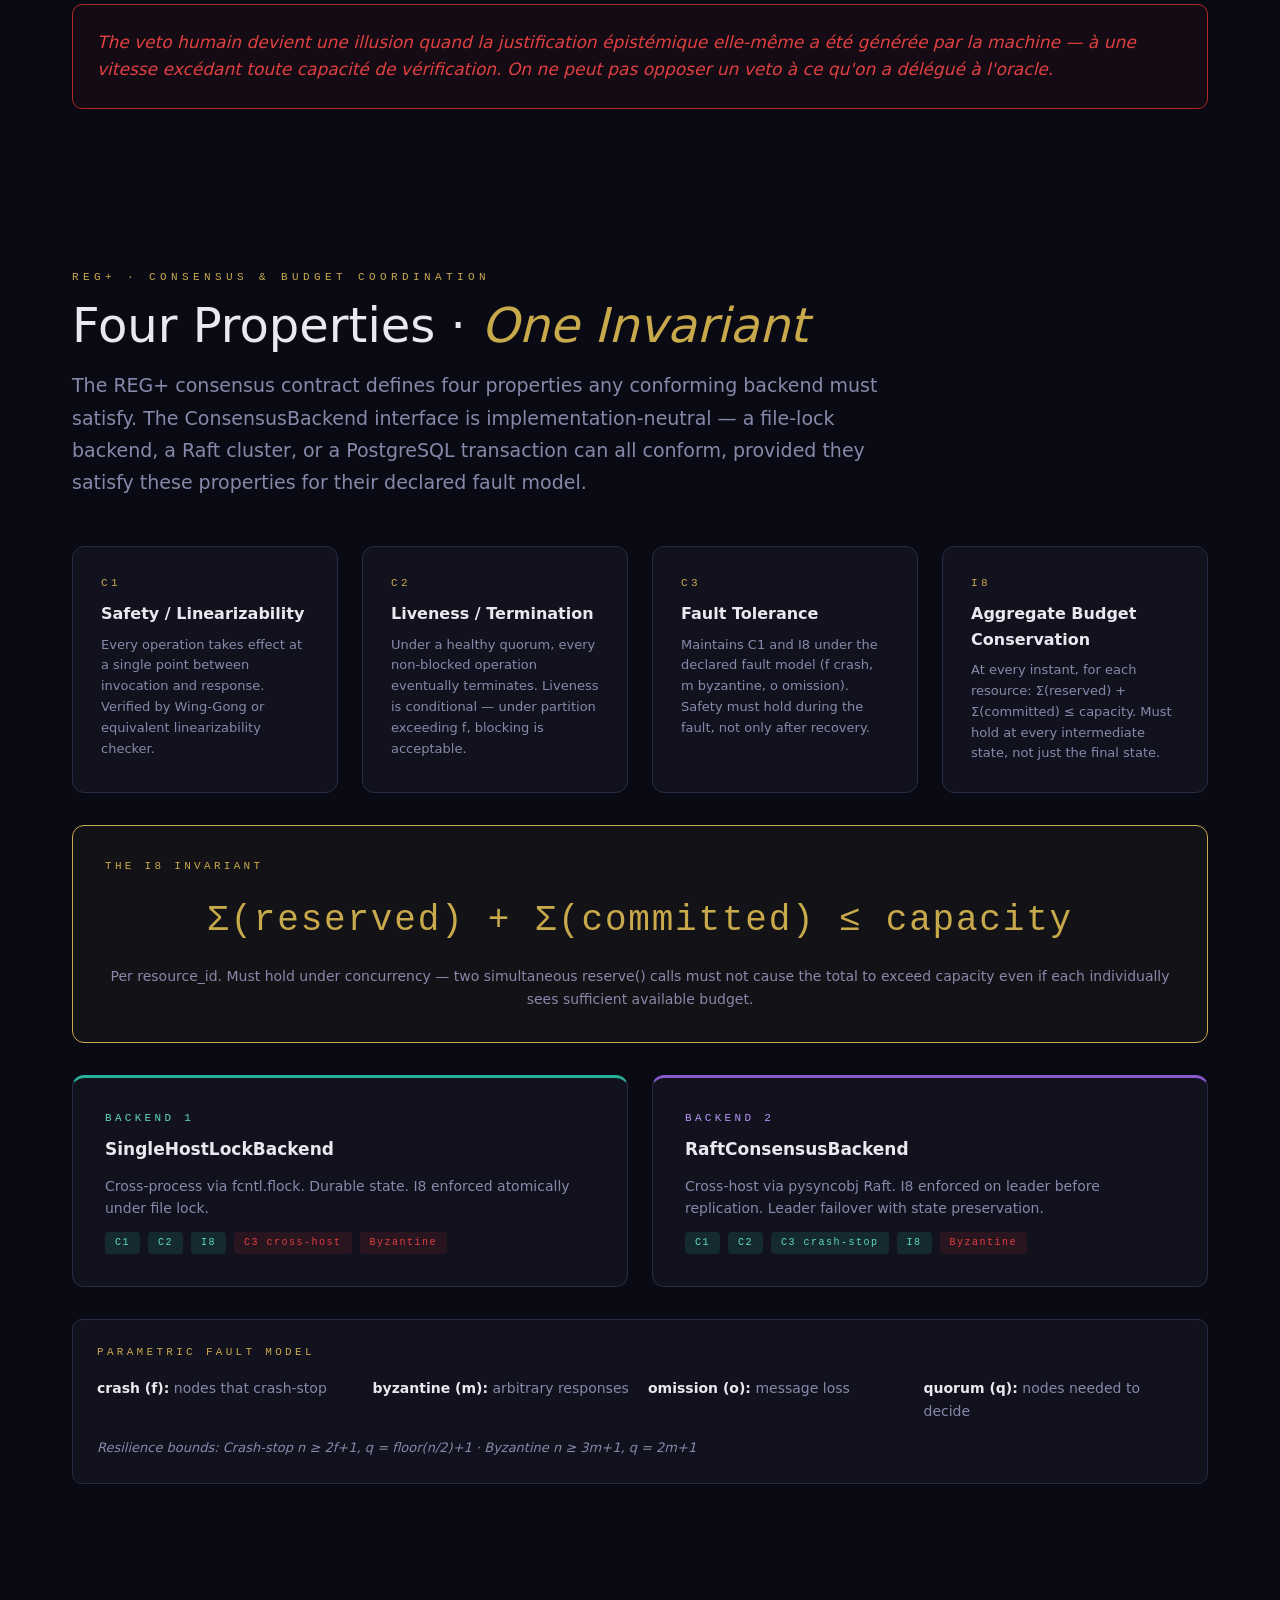
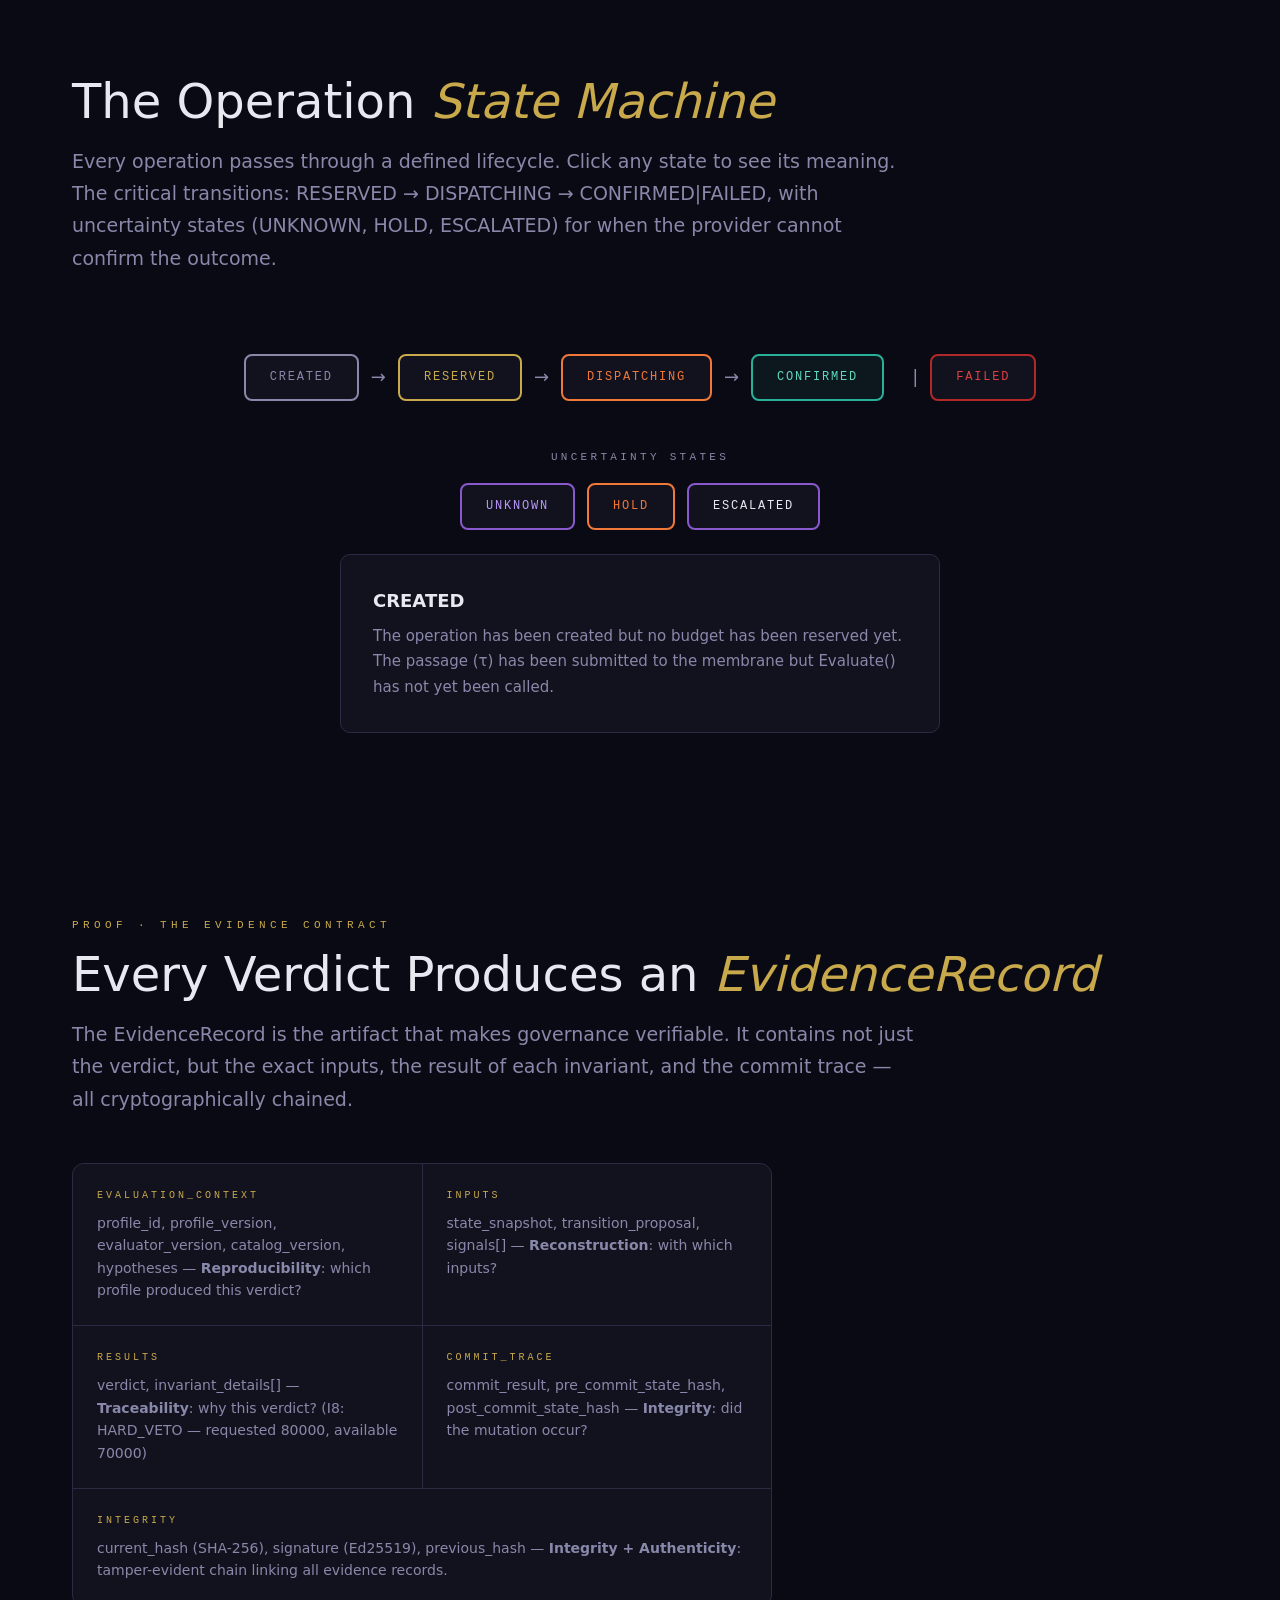
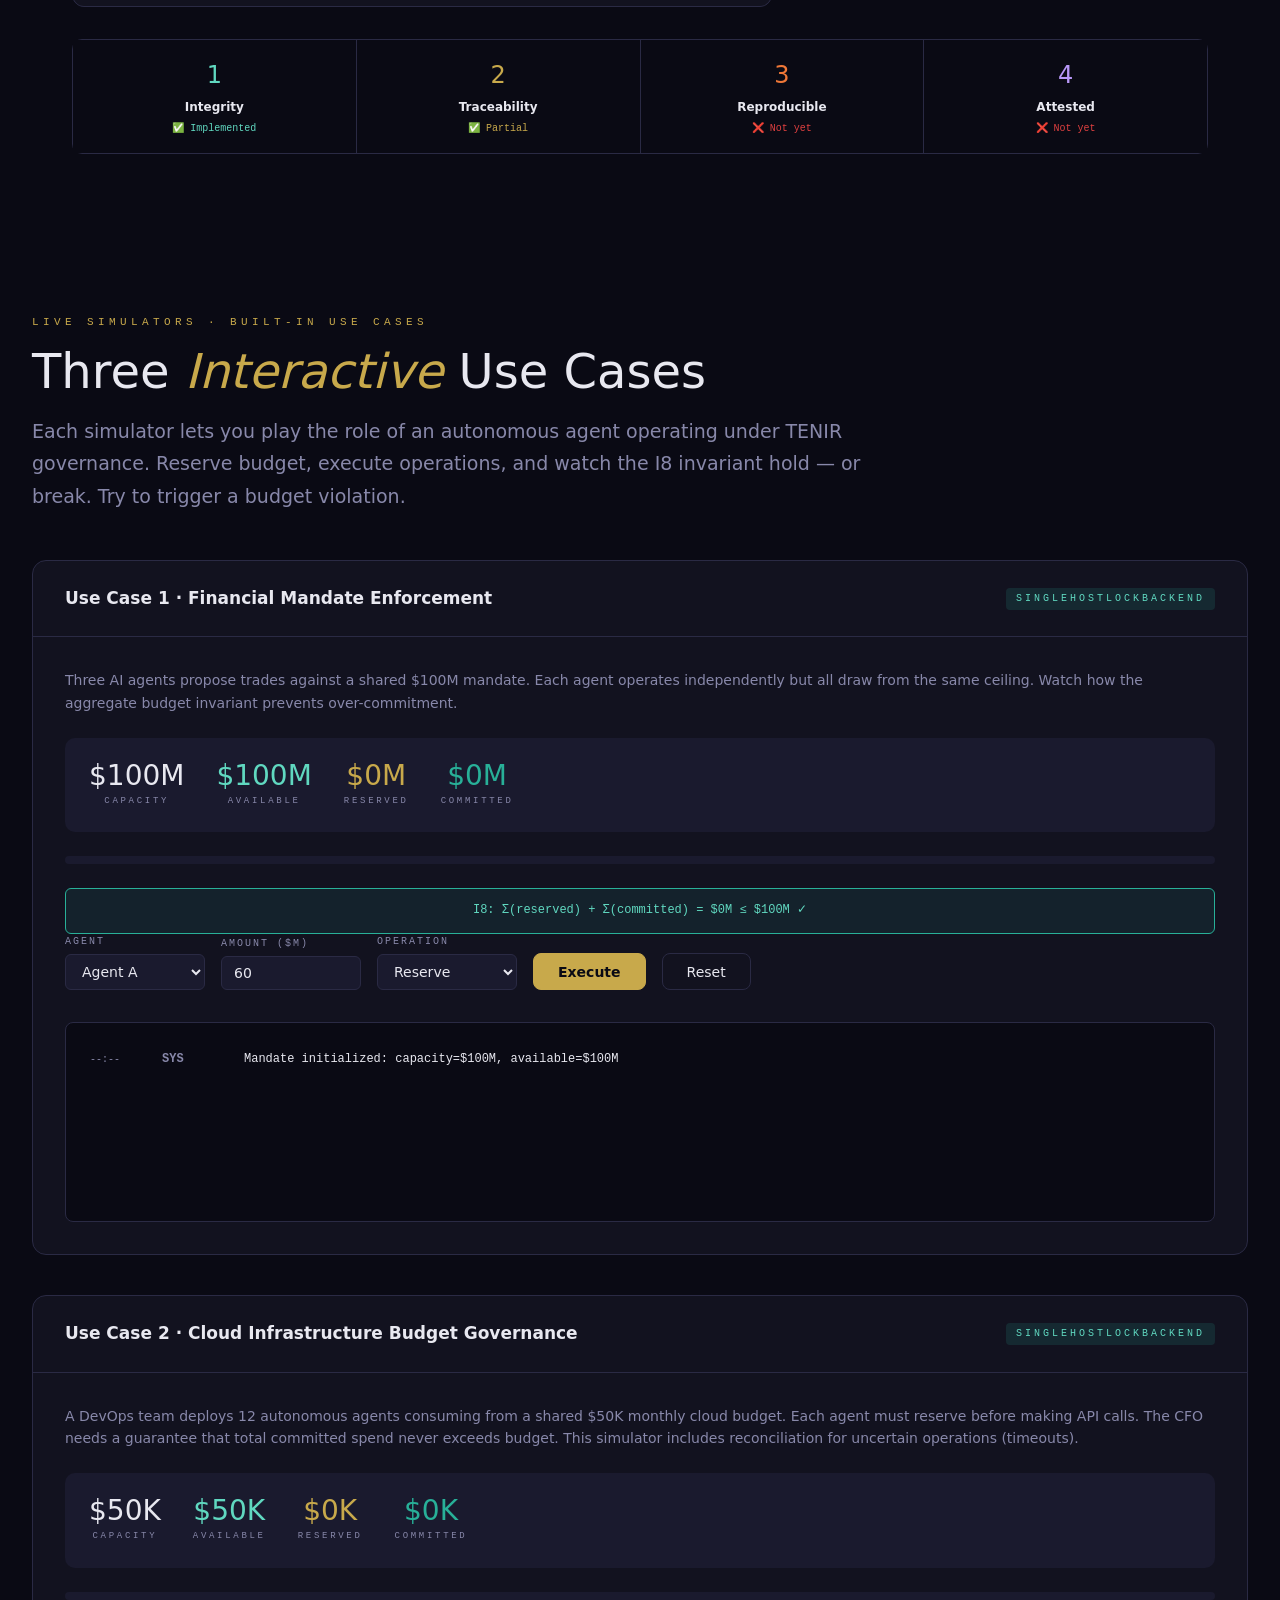
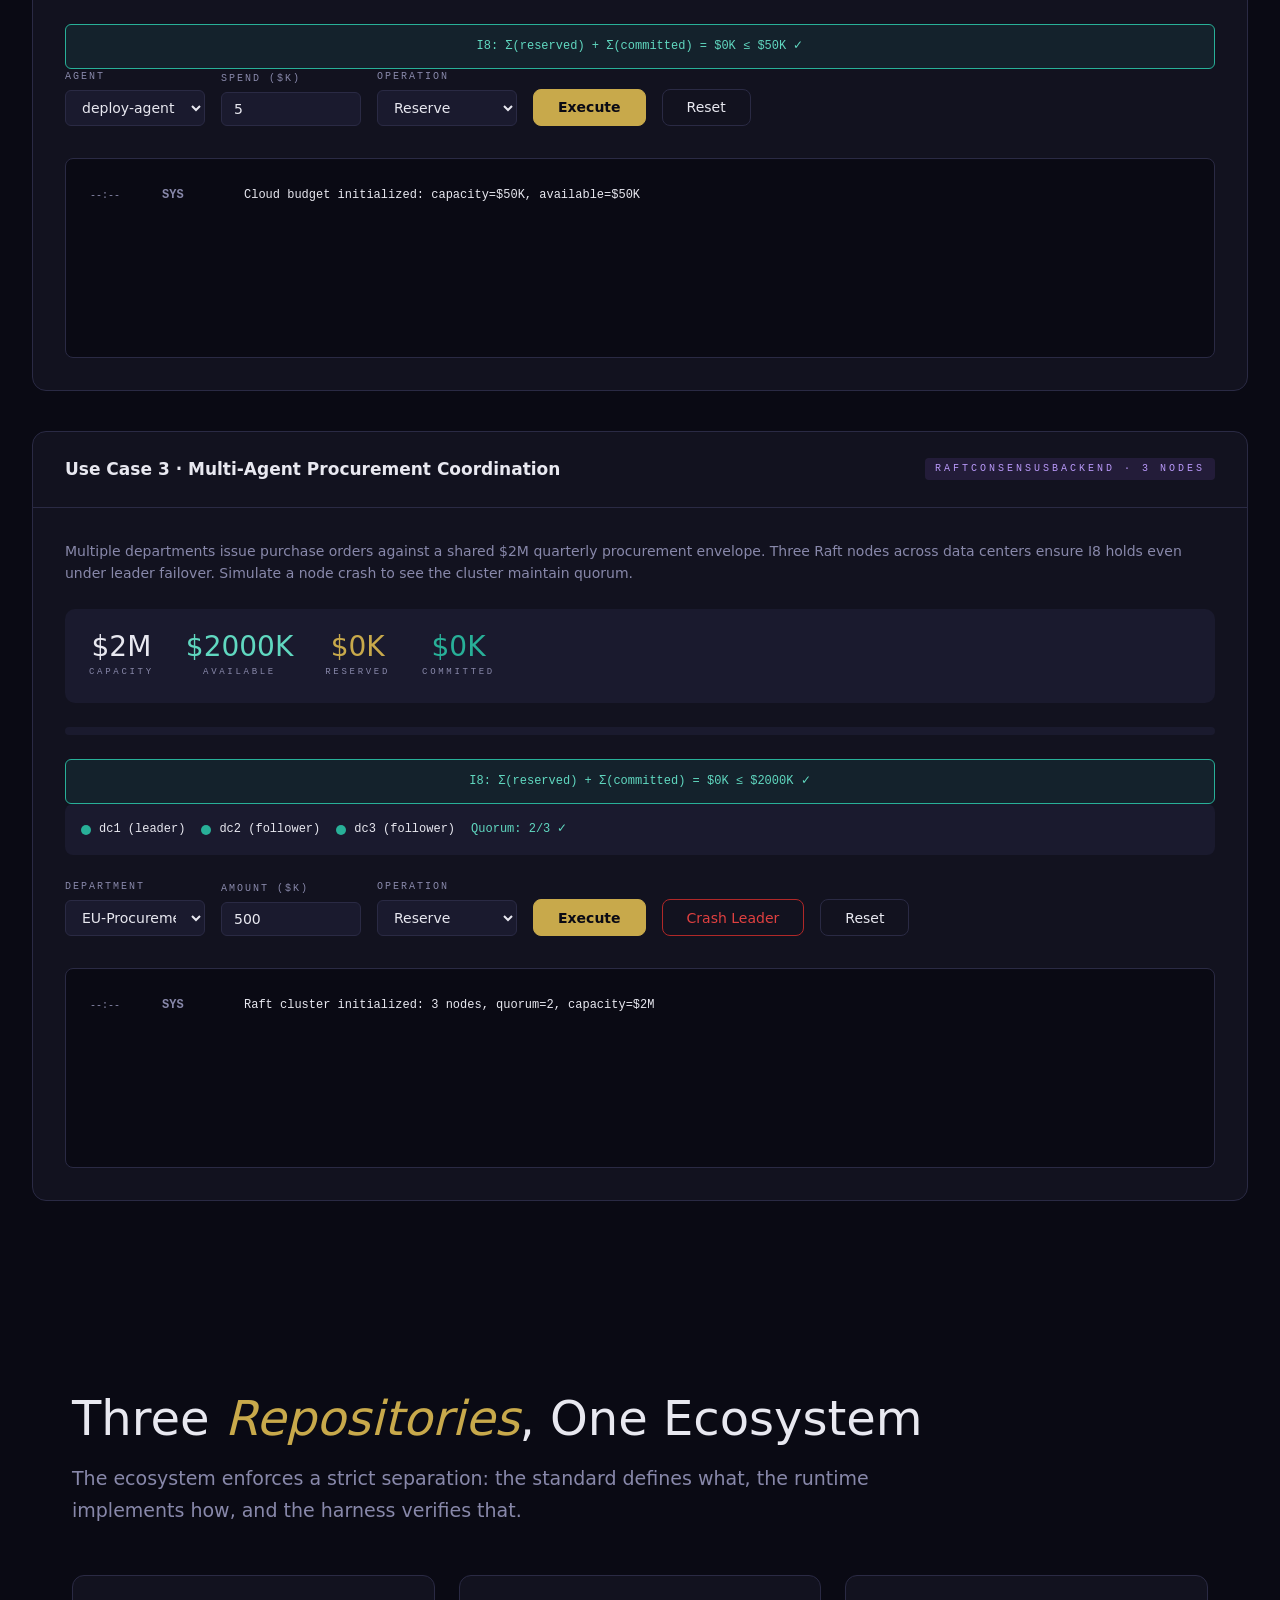
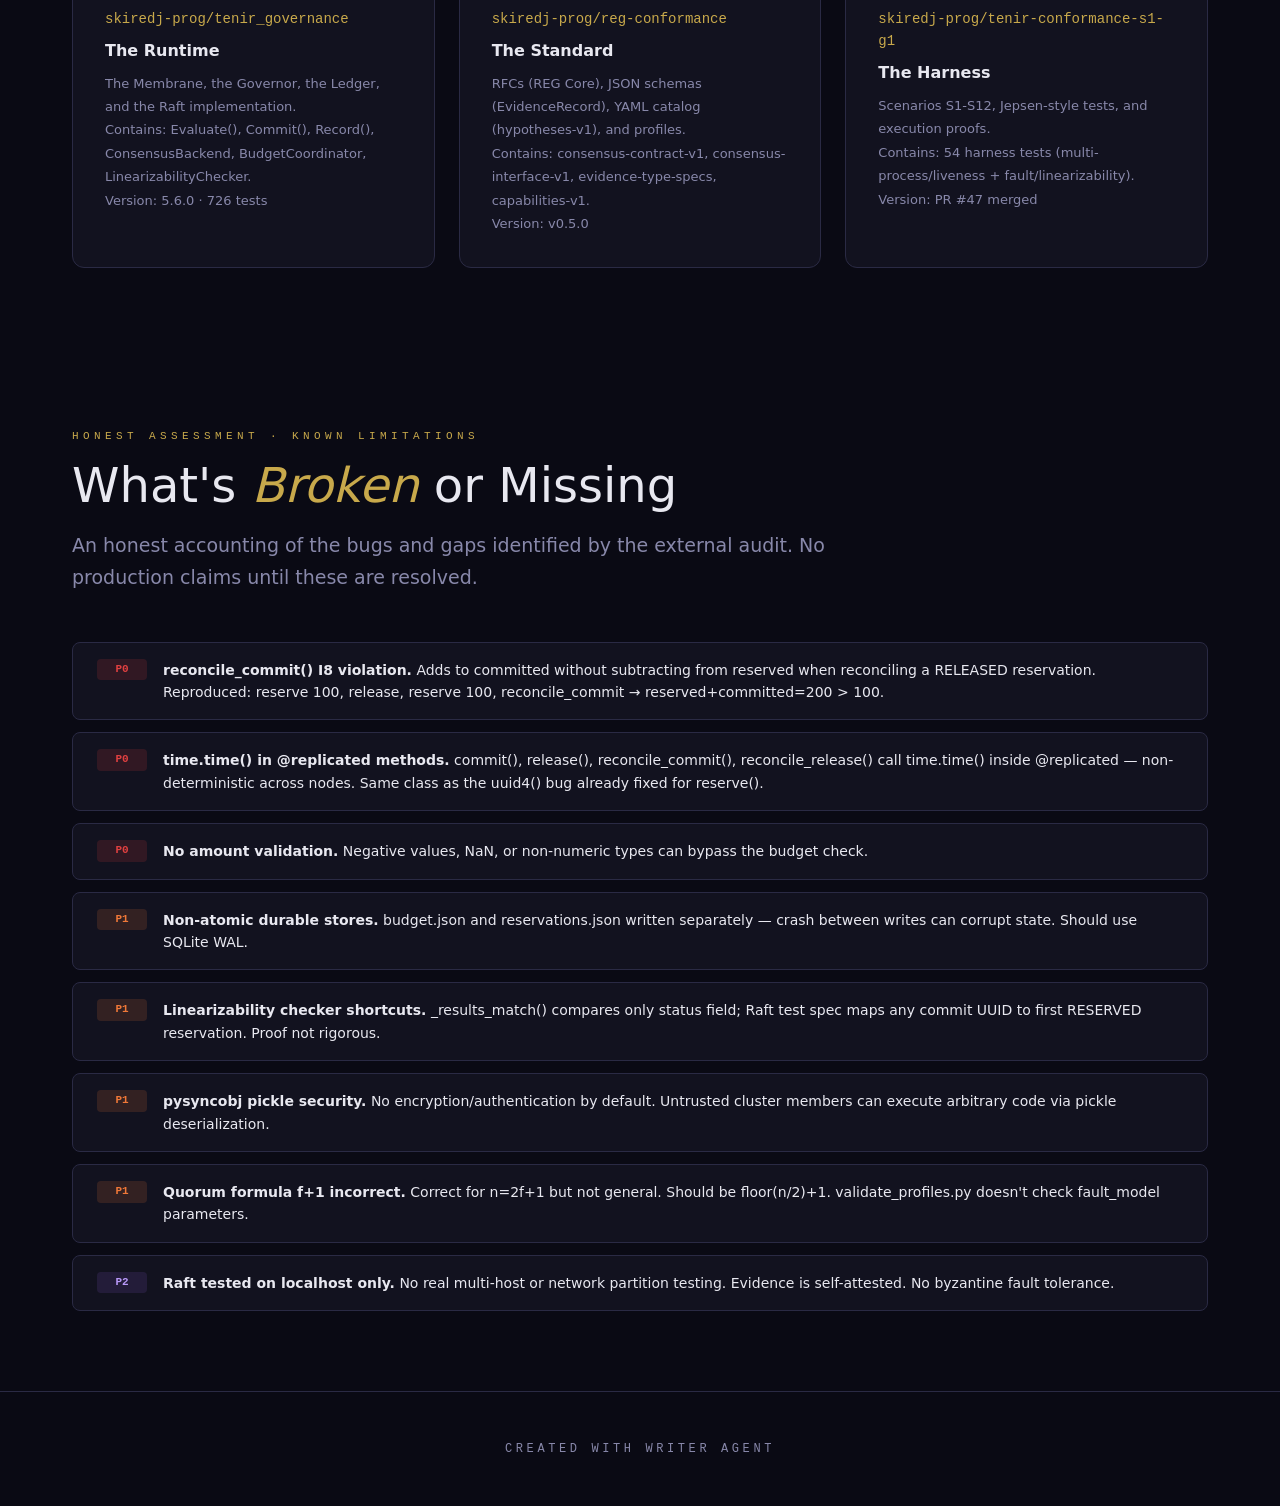
<file: references/architecture-v2.html>
<!DOCTYPE html>
<html lang="fr" data-writer-dashboard-theme="org-default" data-writer-dashboard-color-scheme="dark">
<head>
<meta charset="UTF-8">
<meta name="viewport" content="width=device-width, initial-scale=1.0">
<title>TENIR Governance — Interactive Architecture</title>
<script>
const saved = localStorage.getItem("writer-dashboard-color-scheme");
if (saved) document.documentElement.setAttribute("data-writer-dashboard-color-scheme", saved);
</script>
<style id="writer-dashboard-theme-values">
[data-writer-dashboard-color-scheme="dark"] {
  --writer-dashboard-page: #0a0a14;
  --writer-dashboard-surface: #12121f;
  --writer-dashboard-surface-muted: #1a1a2e;
  --writer-dashboard-text: #e8e8f0;
  --writer-dashboard-muted-text: #8888aa;
  --writer-dashboard-border: #2a2a44;
  --writer-dashboard-accent: #c8a94b;
  --writer-dashboard-accent-foreground: #0a0a14;
  --writer-dashboard-chart-1: #c8a94b;
  --writer-dashboard-chart-2: #28b098;
  --writer-dashboard-chart-3: #8858cc;
  --writer-dashboard-chart-4: #f07838;
  --writer-dashboard-chart-5: #e04040;
  --writer-dashboard-chart-track: #1a1a2e;
  --writer-dashboard-comparison: #1a1a2e;
  --writer-dashboard-comparison-foreground: #8888aa;
  --writer-dashboard-font-family: 'IBM Plex Sans', system-ui, sans-serif;
}
[data-writer-dashboard-color-scheme="light"] {
  --writer-dashboard-page: #f8f8fc;
  --writer-dashboard-surface: #ffffff;
  --writer-dashboard-surface-muted: #f0f0f5;
  --writer-dashboard-text: #1a1a2e;
  --writer-dashboard-muted-text: #6a6a88;
  --writer-dashboard-border: #d8d8e5;
  --writer-dashboard-accent: #a07828;
  --writer-dashboard-accent-foreground: #ffffff;
  --writer-dashboard-chart-1: #a07828;
  --writer-dashboard-chart-2: #1a7a6a;
  --writer-dashboard-chart-3: #6a3aaa;
  --writer-dashboard-chart-4: #c85a18;
  --writer-dashboard-chart-5: #b02828;
  --writer-dashboard-chart-track: #e8e8f0;
  --writer-dashboard-comparison: #f0f0f5;
  --writer-dashboard-comparison-foreground: #6a6a88;
  --writer-dashboard-font-family: 'IBM Plex Sans', system-ui, sans-serif;
}
</style>
<style id="writer-dashboard-styles">
*, *::before, *::after { margin:0; padding:0; box-sizing:border-box; }

:root {
  --gold: var(--writer-dashboard-accent);
  --gold2: var(--writer-dashboard-chart-1);
  --gold3: #f8e090;
  --teal: var(--writer-dashboard-chart-2);
  --teal2: #28b098;
  --teal3: #60d8c0;
  --violet: var(--writer-dashboard-chart-3);
  --violet2: #8858cc;
  --violet3: #b898f8;
  --amber: var(--writer-dashboard-chart-4);
  --amber2: #f07838;
  --red: var(--writer-dashboard-chart-5);
  --red2: #b02828;
  --red3: #e04040;
  --bg: var(--writer-dashboard-page);
  --surface: var(--writer-dashboard-surface);
  --surface-muted: var(--writer-dashboard-surface-muted);
  --text: var(--writer-dashboard-text);
  --muted: var(--writer-dashboard-muted-text);
  --border: var(--writer-dashboard-border);
  --font: var(--writer-dashboard-font-family);
  --mono: 'IBM Plex Mono', 'Courier New', monospace;
}

body {
  background: var(--bg);
  color: var(--text);
  font-family: var(--font);
  line-height: 1.6;
  overflow-x: hidden;
}

/* ── LAYOUT ── */
.container { max-width: 1200px; margin: 0 auto; padding: 0 2rem; }
.container-wide { max-width: 1400px; margin: 0 auto; padding: 0 2rem; }

section { padding: 5rem 0; position: relative; }

.section-label {
  font-family: var(--mono);
  font-size: 11px;
  letter-spacing: 0.4em;
  text-transform: uppercase;
  color: var(--gold);
  margin-bottom: 0.75rem;
}

.section-title {
  font-size: clamp(28px, 4vw, 48px);
  font-weight: 300;
  line-height: 1.15;
  margin-bottom: 1rem;
  color: var(--text);
}

.section-title em { font-style: italic; color: var(--gold); }

.section-subtitle {
  font-size: clamp(15px, 1.6vw, 19px);
  color: var(--muted);
  max-width: 70ch;
  margin-bottom: 3rem;
  line-height: 1.7;
}

/* ── HEADER / NAV ── */
header {
  position: sticky; top: 0; z-index: 100;
  background: rgba(10,10,20,0.85);
  backdrop-filter: blur(20px);
  border-bottom: 1px solid var(--border);
}
.light header { background: rgba(248,248,252,0.9); }

.header-inner {
  max-width: 1400px; margin: 0 auto;
  padding: 0.75rem 2rem;
  display: flex; align-items: center; justify-content: space-between;
  gap: 1rem; flex-wrap: wrap;
}

.logo {
  font-size: 18px; font-weight: 700;
  letter-spacing: 0.05em; color: var(--gold);
  text-decoration: none;
}

.nav-links {
  display: flex; gap: 1.5rem; flex-wrap: wrap;
  font-size: 13px;
}

.nav-links a {
  color: var(--muted); text-decoration: none;
  transition: color 0.2s; white-space: nowrap;
}
.nav-links a:hover { color: var(--gold); }
.nav-links a.active { color: var(--text); }

.header-controls { display: flex; align-items: center; gap: 0.75rem; }

.theme-toggle {
  width: 38px; height: 38px;
  border: 1px solid var(--border);
  background: var(--surface); color: var(--text);
  border-radius: 8px; cursor: pointer;
  display: flex; align-items: center; justify-content: center;
  font-size: 16px; transition: all 0.2s;
}
.theme-toggle:hover { border-color: var(--gold); }

/* ── HERO ── */
#hero {
  padding: 8rem 0 6rem;
  text-align: center;
  background: radial-gradient(ellipse 70% 70% at 50% 40%,
    rgba(200,169,75,0.06) 0%, transparent 70%);
}
.hero-title {
  font-size: clamp(48px, 9vw, 120px);
  font-weight: 200; line-height: 0.9;
  letter-spacing: 0.08em;
  color: var(--text); margin-bottom: 1rem;
}
.hero-title span {
  background: linear-gradient(135deg, var(--gold), var(--gold3));
  -webkit-background-clip: text; background-clip: text;
  color: transparent;
}
.hero-sub {
  font-size: clamp(15px, 1.8vw, 20px);
  color: var(--muted); letter-spacing: 0.3em;
  text-transform: uppercase; margin-bottom: 2rem;
}
.hero-desc {
  max-width: 60ch; margin: 0 auto;
  font-size: clamp(16px, 1.6vw, 20px);
  color: var(--text); line-height: 1.7; opacity: 0.8;
}
.hero-badges {
  display: flex; gap: 1rem; justify-content: center;
  flex-wrap: wrap; margin-top: 2rem;
}
.badge {
  padding: 0.4rem 1rem; border-radius: 20px;
  font-family: var(--mono); font-size: 11px;
  letter-spacing: 0.2em; text-transform: uppercase;
  border: 1px solid var(--border);
  background: var(--surface);
}
.badge.gold { color: var(--gold); border-color: var(--gold); }
.badge.teal { color: var(--teal3); border-color: var(--teal); }
.badge.violet { color: var(--violet3); border-color: var(--violet); }

/* ── CARDS ── */
.card {
  background: var(--surface);
  border: 1px solid var(--border);
  border-radius: 12px;
  padding: 2rem;
  transition: border-color 0.3s, transform 0.3s;
}
.card:hover { border-color: var(--gold); transform: translateY(-2px); }

.card-grid {
  display: grid; gap: 1.5rem;
  grid-template-columns: repeat(auto-fit, minmax(280px, 1fr));
}

.card-icon {
  width: 48px; height: 48px;
  border-radius: 10px;
  display: flex; align-items: center; justify-content: center;
  font-size: 22px; margin-bottom: 1rem;
}
.card-title {
  font-size: 17px; font-weight: 600;
  margin-bottom: 0.5rem; color: var(--text);
}
.card-desc { font-size: 14px; color: var(--muted); line-height: 1.6; }

/* ── 5-LEVEL RESOLUTION ── */
.level-stack { display: flex; flex-direction: column; gap: 0; }
.level-row {
  display: grid; grid-template-columns: 60px 1fr 200px;
  gap: 1.5rem; align-items: center;
  padding: 1.5rem 2rem;
  border-left: 3px solid var(--border);
  transition: all 0.3s; cursor: default;
  position: relative;
}
.level-row:hover { border-left-color: var(--gold); background: var(--surface); }
.level-row + .level-row { border-top: 1px solid var(--border); }
.level-num {
  font-size: 36px; font-weight: 200;
  color: var(--muted); line-height: 1;
}
.level-row:hover .level-num { color: var(--gold); }
.level-name { font-size: 17px; font-weight: 600; color: var(--text); margin-bottom: 0.25rem; }
.level-desc { font-size: 14px; color: var(--muted); }
.level-actor {
  font-family: var(--mono); font-size: 11px;
  letter-spacing: 0.2em; text-transform: uppercase;
  color: var(--gold); text-align: right;
}

/* ── SIGNAL TAXONOMY ── */
.signal-grid {
  display: grid; grid-template-columns: repeat(auto-fit, minmax(240px, 1fr));
  gap: 1.5rem;
}
.signal-card {
  padding: 1.75rem;
  border-radius: 12px;
  border: 1px solid var(--border);
  background: var(--surface);
  transition: all 0.3s;
}
.signal-card:hover { transform: translateY(-3px); }
.signal-card.s1 { border-top: 3px solid var(--gold); }
.signal-card.s2 { border-top: 3px solid var(--teal2); }
.signal-card.s3 { border-top: 3px solid var(--violet2); }
.signal-card.s4 { border-top: 3px solid var(--amber2); }
.signal-id {
  font-family: var(--mono); font-size: 12px;
  letter-spacing: 0.3em; margin-bottom: 0.5rem;
}
.s1 .signal-id { color: var(--gold); }
.s2 .signal-id { color: var(--teal3); }
.s3 .signal-id { color: var(--violet3); }
.s4 .signal-id { color: var(--amber2); }
.signal-name { font-size: 16px; font-weight: 600; margin-bottom: 0.5rem; }
.signal-origin { font-size: 13px; color: var(--muted); margin-bottom: 0.75rem; font-style: italic; }
.signal-nature {
  display: inline-block; padding: 2px 10px;
  border-radius: 4px; font-size: 11px;
  font-family: var(--mono); letter-spacing: 0.1em;
  margin-bottom: 0.75rem;
}
.s1 .signal-nature { background: rgba(200,169,75,0.15); color: var(--gold); }
.s2 .signal-nature { background: rgba(40,176,152,0.15); color: var(--teal3); }
.s3 .signal-nature { background: rgba(136,88,204,0.15); color: var(--violet3); }
.s4 .signal-nature { background: rgba(240,120,56,0.15); color: var(--amber2); }
.signal-example { font-family: var(--mono); font-size: 11px; color: var(--muted); }

/* ── PIPELINE ── */
.pipeline { position: relative; }
.pipeline-step {
  display: grid; grid-template-columns: 50px 1fr;
  gap: 1.5rem; padding: 1.25rem 0;
  position: relative;
}
.pipeline-step::before {
  content: ''; position: absolute;
  left: 24px; top: 50px; bottom: -10px;
  width: 2px; background: var(--border);
}
.pipeline-step:last-child::before { display: none; }
.pipeline-num {
  width: 50px; height: 50px; border-radius: 50%;
  border: 2px solid var(--border);
  display: flex; align-items: center; justify-content: center;
  font-size: 18px; font-weight: 600; color: var(--muted);
  background: var(--surface); z-index: 1; transition: all 0.3s;
  flex-shrink: 0;
}
.pipeline-step.active .pipeline-num {
  border-color: var(--gold); color: var(--gold);
  box-shadow: 0 0 20px rgba(200,169,75,0.3);
}
.pipeline-step.active::before { background: var(--gold); }
.pipeline-level {
  font-family: var(--mono); font-size: 10px;
  letter-spacing: 0.3em; text-transform: uppercase;
  color: var(--muted); margin-bottom: 0.3rem;
}
.pipeline-title { font-size: 16px; font-weight: 600; margin-bottom: 0.3rem; }
.pipeline-desc { font-size: 14px; color: var(--muted); line-height: 1.6; }
.pipeline-artifact {
  display: inline-block; margin-top: 0.5rem;
  padding: 3px 10px; border-radius: 4px;
  background: var(--surface-muted); font-family: var(--mono);
  font-size: 11px; color: var(--gold);
}
.pipeline-controls {
  display: flex; gap: 1rem; align-items: center;
  margin-top: 2rem; flex-wrap: wrap;
}
.btn {
  padding: 0.6rem 1.5rem; border-radius: 8px;
  border: 1px solid var(--border); background: var(--surface);
  color: var(--text); font-size: 14px; cursor: pointer;
  transition: all 0.2s; font-family: var(--font);
}
.btn:hover { border-color: var(--gold); color: var(--gold); }
.btn.primary { background: var(--gold); color: var(--bg); border-color: var(--gold); font-weight: 600; }
.btn.primary:hover { opacity: 0.9; }

/* ── DOUBLE KERNEL ── */
.kernel-grid {
  display: grid; grid-template-columns: 1fr 1fr;
  gap: 2rem; align-items: stretch;
}
.kernel-panel {
  padding: 2.5rem; border-radius: 14px;
  border: 1px solid var(--border);
  background: var(--surface);
}
.kernel-panel.scoring { border-top: 3px solid var(--teal2); }
.kernel-panel.membrane { border-top: 3px solid var(--red2); }
.kernel-label {
  font-family: var(--mono); font-size: 11px;
  letter-spacing: 0.4em; text-transform: uppercase;
  margin-bottom: 0.5rem;
}
.scoring .kernel-label { color: var(--teal3); }
.membrane .kernel-label { color: var(--red3); }
.kernel-title { font-size: 20px; font-weight: 600; margin-bottom: 1rem; }
.kernel-formula {
  font-family: var(--mono); font-size: clamp(20px, 3vw, 32px);
  text-align: center; padding: 1.5rem;
  background: var(--surface-muted); border-radius: 8px;
  margin: 1rem 0;
}
.scoring .kernel-formula { color: var(--teal3); }
.membrane .kernel-formula { color: var(--red3); font-size: clamp(16px, 2vw, 22px); }
.kernel-list { list-style: none; margin-top: 1rem; }
.kernel-list li {
  padding: 0.5rem 0; font-size: 14px;
  color: var(--muted); border-bottom: 1px solid var(--border);
  display: flex; gap: 0.75rem;
}
.kernel-list li:last-child { border-bottom: none; }
.kernel-list .kkey {
  font-family: var(--mono); font-size: 12px;
  font-weight: 700; min-width: 2rem;
}
.scoring .kkey { color: var(--teal3); }
.membrane .kkey { color: var(--red3); }
.kernel-compose {
  margin-top: 2rem; padding: 1.5rem;
  border: 1px solid var(--border); border-radius: 10px;
  background: var(--surface-muted);
}
.compose-lattice {
  font-family: var(--mono); font-size: 13px;
  line-height: 2; color: var(--text);
}
.compose-lattice .pass { color: var(--teal3); }
.compose-lattice .flag { color: var(--gold); }
.compose-lattice .hold { color: var(--amber2); }
.compose-lattice .veto { color: var(--red3); }

/* ── CAVE MATRIX ── */
.cave-grid {
  display: grid; grid-template-columns: repeat(2, 1fr);
  gap: 1px; max-width: 800px;
  background: var(--border);
  border: 1px solid var(--border);
  border-radius: 14px; overflow: hidden;
}
.cave-cell {
  padding: 2rem; background: var(--surface);
  cursor: pointer; transition: background 0.3s;
  position: relative;
}
.cave-cell:hover { background: var(--surface-muted); }
.cave-cell.active { background: var(--surface-muted); }
.cave-letter {
  font-size: 64px; font-weight: 200; line-height: 0.9;
  margin-bottom: 0.5rem; transition: color 0.3s;
}
.cave-cell:nth-child(1) .cave-letter { color: var(--gold); }
.cave-cell:nth-child(2) .cave-letter { color: var(--teal3); }
.cave-cell:nth-child(3) .cave-letter { color: var(--violet3); }
.cave-cell:nth-child(4) .cave-letter { color: var(--amber2); }
.cave-word {
  font-family: var(--mono); font-size: 11px;
  letter-spacing: 0.4em; text-transform: uppercase;
  color: var(--muted); margin-bottom: 0.75rem;
}
.cave-desc { font-size: 14px; color: var(--text); line-height: 1.6; }
.cave-detail {
  margin-top: 2rem; padding: 2rem;
  border: 1px solid var(--border); border-radius: 10px;
  background: var(--surface);
  min-height: 80px; transition: all 0.3s;
}
.cave-detail-title { font-size: 18px; font-weight: 600; margin-bottom: 0.5rem; }
.cave-detail-text { font-size: 15px; color: var(--muted); line-height: 1.7; }

/* ── CONSENSUS & BUDGET ── */
.property-grid {
  display: grid; grid-template-columns: repeat(auto-fit, minmax(220px, 1fr));
  gap: 1.5rem; margin-bottom: 2rem;
}
.property-card {
  padding: 1.75rem; border-radius: 12px;
  border: 1px solid var(--border);
  background: var(--surface);
  transition: all 0.3s;
}
.property-card:hover { transform: translateY(-3px); border-color: var(--gold); }
.property-id {
  font-family: var(--mono); font-size: 11px;
  letter-spacing: 0.3em; margin-bottom: 0.5rem; color: var(--gold);
}
.property-name { font-size: 16px; font-weight: 600; margin-bottom: 0.5rem; }
.property-desc { font-size: 13px; color: var(--muted); line-height: 1.6; }

.i8-box {
  margin: 2rem 0; padding: 2rem;
  border: 1px solid var(--gold);
  border-radius: 12px;
  background: rgba(200,169,75,0.05);
}
.i8-formula {
  font-family: var(--mono); font-size: clamp(20px, 3vw, 36px);
  text-align: center; color: var(--gold);
  margin: 1rem 0; letter-spacing: 0.05em;
}
.i8-note { font-size: 14px; color: var(--muted); text-align: center; }

.backend-comparison {
  display: grid; grid-template-columns: 1fr 1fr;
  gap: 1.5rem; margin-top: 2rem;
}
.backend-card {
  padding: 2rem; border-radius: 12px;
  border: 1px solid var(--border);
  background: var(--surface);
}
.backend-card.raft { border-top: 3px solid var(--violet2); }
.backend-card.single { border-top: 3px solid var(--teal2); }
.backend-title { font-size: 17px; font-weight: 600; margin-bottom: 0.75rem; }
.backend-props { display: flex; flex-wrap: wrap; gap: 0.5rem; margin-top: 0.75rem; }
.prop-tag {
  padding: 3px 10px; border-radius: 4px;
  font-family: var(--mono); font-size: 10px;
  letter-spacing: 0.15em;
}
.prop-tag.yes { background: rgba(40,176,152,0.15); color: var(--teal3); }
.prop-tag.no { background: rgba(176,40,40,0.15); color: var(--red3); }

/* ── STATE MACHINE ── */
.state-machine {
  display: flex; flex-wrap: wrap; gap: 0.75rem;
  align-items: center; justify-content: center;
  padding: 2rem; margin: 1rem 0;
}
.state-node {
  padding: 0.75rem 1.5rem; border-radius: 8px;
  border: 2px solid var(--border);
  font-family: var(--mono); font-size: 12px;
  letter-spacing: 0.15em; text-transform: uppercase;
  cursor: pointer; transition: all 0.3s;
  background: var(--surface);
}
.state-node:hover { border-color: var(--gold); }
.state-node.created { border-color: var(--muted); color: var(--muted); }
.state-node.reserved { border-color: var(--gold); color: var(--gold); }
.state-node.dispatching { border-color: var(--amber2); color: var(--amber2); }
.state-node.confirmed { border-color: var(--teal2); color: var(--teal3); background: rgba(40,176,152,0.08); }
.state-node.failed { border-color: var(--red2); color: var(--red3); }
.state-node.unknown { border-color: var(--violet2); color: var(--violet3); }
.state-node.hold { border-color: var(--amber); color: var(--amber2); }
.state-arrow { color: var(--muted); font-size: 18px; }

/* ── EVIDENCE CONTRACT ── */
.evidence-grid {
  display: grid; grid-template-columns: 1fr 1fr;
  gap: 1px; max-width: 700px;
  background: var(--border);
  border: 1px solid var(--border);
  border-radius: 12px; overflow: hidden;
}
.ev-section {
  padding: 1.5rem; background: var(--surface);
}
.ev-label {
  font-family: var(--mono); font-size: 10px;
  letter-spacing: 0.3em; text-transform: uppercase;
  color: var(--gold); margin-bottom: 0.5rem;
}
.ev-content { font-size: 14px; color: var(--muted); line-height: 1.6; }

.evidence-levels {
  margin-top: 2rem; display: flex; gap: 0;
  border-radius: 10px; overflow: hidden;
}
.ev-level {
  flex: 1; padding: 1rem; text-align: center;
  border: 1px solid var(--border); border-right: none;
  font-size: 13px;
}
.ev-level:last-child { border-right: 1px solid var(--border); }
.ev-level .lvl-num { font-size: 24px; font-weight: 200; margin-bottom: 0.25rem; }
.ev-level.l1 .lvl-num { color: var(--teal3); }
.ev-level.l2 .lvl-num { color: var(--gold); }
.ev-level.l3 .lvl-num { color: var(--amber2); }
.ev-level.l4 .lvl-num { color: var(--violet3); }
.ev-level .lvl-name { font-size: 12px; font-weight: 600; margin-bottom: 0.25rem; }
.ev-level .lvl-status { font-family: var(--mono); font-size: 10px; color: var(--muted); }
.ev-level.l1 .lvl-status { color: var(--teal3); }
.ev-level.l2 .lvl-status { color: var(--gold); }
.ev-level.l3 .lvl-status { color: var(--red3); }
.ev-level.l4 .lvl-status { color: var(--red3); }

/* ── USE CASE SIMULATORS ── */
.simulator {
  border: 1px solid var(--border);
  border-radius: 14px; overflow: hidden;
  background: var(--surface);
}
.sim-header {
  padding: 1.5rem 2rem; border-bottom: 1px solid var(--border);
  display: flex; align-items: center; justify-content: space-between;
  flex-wrap: wrap; gap: 1rem;
}
.sim-title { font-size: 17px; font-weight: 600; }
.sim-mode {
  font-family: var(--mono); font-size: 10px;
  letter-spacing: 0.3em; text-transform: uppercase;
  padding: 3px 10px; border-radius: 4px;
}
.sim-mode.single { background: rgba(40,176,152,0.15); color: var(--teal3); }
.sim-mode.raft { background: rgba(136,88,204,0.15); color: var(--violet3); }
.sim-body { padding: 2rem; }
.sim-controls {
  display: flex; gap: 1rem; flex-wrap: wrap; align-items: end;
  margin-bottom: 2rem;
}
.sim-field { display: flex; flex-direction: column; gap: 0.3rem; }
.sim-field label {
  font-family: var(--mono); font-size: 10px;
  letter-spacing: 0.2em; text-transform: uppercase;
  color: var(--muted);
}
.sim-field input, .sim-field select {
  padding: 0.5rem 0.75rem; border-radius: 6px;
  border: 1px solid var(--border); background: var(--surface-muted);
  color: var(--text); font-size: 14px; font-family: var(--font);
  width: 140px;
}
.sim-field input:focus { outline: none; border-color: var(--gold); }

.sim-log {
  background: var(--bg); border: 1px solid var(--border);
  border-radius: 8px; padding: 1.5rem;
  font-family: var(--mono); font-size: 12px;
  line-height: 2; min-height: 200px;
  max-height: 400px; overflow-y: auto;
}
.log-entry { display: flex; gap: 0.75rem; align-items: baseline; }
.log-time { color: var(--muted); font-size: 10px; min-width: 60px; }
.log-agent { font-weight: 700; min-width: 70px; }
.log-agent.a { color: var(--gold); }
.log-agent.b { color: var(--teal3); }
.log-agent.c { color: var(--violet3); }
.log-agent.sys { color: var(--muted); }
.log-text { color: var(--text); flex: 1; }
.log-text .pass { color: var(--teal3); }
.log-text .fail { color: var(--red3); }
.log-text .warn { color: var(--amber2); }
.log-text .info { color: var(--gold); }

.budget-display {
  display: flex; gap: 2rem; flex-wrap: wrap;
  margin-bottom: 1.5rem; padding: 1.5rem;
  background: var(--surface-muted); border-radius: 10px;
}
.budget-stat { text-align: center; }
.budget-stat .val {
  font-size: 28px; font-weight: 200;
  color: var(--text); line-height: 1;
}
.budget-stat .lbl {
  font-family: var(--mono); font-size: 9px;
  letter-spacing: 0.3em; text-transform: uppercase;
  color: var(--muted); margin-top: 0.25rem;
}
.budget-bar {
  height: 8px; border-radius: 4px;
  background: var(--surface-muted); overflow: hidden;
  margin: 0.5rem 0 1.5rem; position: relative;
}
.budget-fill {
  height: 100%; transition: width 0.5s cubic-bezier(0.16,1,0.3,1);
  display: flex;
}
.budget-fill .reserved { background: var(--gold); height: 100%; transition: width 0.5s; }
.budget-fill .committed { background: var(--teal2); height: 100%; transition: width 0.5s; }

.i8-check {
  margin-top: 1rem; padding: 0.75rem 1rem;
  border-radius: 6px; font-family: var(--mono);
  font-size: 12px; text-align: center;
  transition: all 0.3s;
}
.i8-check.ok { background: rgba(40,176,152,0.1); color: var(--teal3); border: 1px solid var(--teal2); }
.i8-check.violated { background: rgba(224,64,64,0.1); color: var(--red3); border: 1px solid var(--red2); }

/* ── REPO MAP ── */
.repo-grid {
  display: grid; grid-template-columns: repeat(auto-fit, minmax(300px, 1fr));
  gap: 1.5rem;
}
.repo-card {
  padding: 2rem; border-radius: 12px;
  border: 1px solid var(--border);
  background: var(--surface); transition: all 0.3s;
}
.repo-card:hover { border-color: var(--gold); }
.repo-name { font-family: var(--mono); font-size: 14px; color: var(--gold); margin-bottom: 0.5rem; }
.repo-role { font-size: 16px; font-weight: 600; margin-bottom: 0.5rem; }
.repo-contents { font-size: 13px; color: var(--muted); line-height: 1.8; }

/* ── LIMITATIONS ── */
.limit-list { display: flex; flex-direction: column; gap: 0.75rem; }
.limit-item {
  display: grid; grid-template-columns: 50px 1fr;
  gap: 1rem; padding: 1rem 1.5rem;
  border-radius: 8px; border: 1px solid var(--border);
  background: var(--surface);
}
.limit-severity {
  font-family: var(--mono); font-size: 11px;
  font-weight: 700; text-align: center;
  padding: 2px 0; border-radius: 4px;
  align-self: start;
}
.limit-severity.p0 { background: rgba(224,64,64,0.15); color: var(--red3); }
.limit-severity.p1 { background: rgba(240,120,56,0.15); color: var(--amber2); }
.limit-severity.p2 { background: rgba(136,88,204,0.15); color: var(--violet3); }
.limit-text { font-size: 14px; color: var(--text); line-height: 1.6; }

/* ── FOOTER ── */
footer {
  padding: 3rem 0; text-align: center;
  border-top: 1px solid var(--border);
}
.writer-agent-credit {
  font-family: var(--mono); font-size: 12px;
  letter-spacing: 0.3em; text-transform: uppercase;
  color: var(--muted);
}

/* ── REVEAL ── */
.reveal { opacity: 0; transform: translateY(20px); transition: all 0.6s cubic-bezier(0.16,1,0.3,1); }
.reveal.vis { opacity: 1; transform: translateY(0); }

/* ── RESPONSIVE ── */
@media (max-width: 768px) {
  .container, .container-wide { padding: 0 1rem; }
  section { padding: 3rem 0; }
  .kernel-grid { grid-template-columns: 1fr; }
  .cave-grid { grid-template-columns: 1fr; }
  .backend-comparison { grid-template-columns: 1fr; }
  .evidence-grid { grid-template-columns: 1fr; }
  .level-row { grid-template-columns: 40px 1fr; }
  .level-actor { display: none; }
  .nav-links { display: none; }
  .evidence-levels { flex-direction: column; }
  .ev-level { border-right: none; border-bottom: 1px solid var(--border); }
}
</style>
</head>
<body>
<header>
  <div class="header-inner">
    <a href="/" class="logo">TENIR · Governance</a>
    <nav class="nav-links" id="navLinks">
      <a href="#hero" data-sec="hero">Overview</a>
      <a href="#resolution" data-sec="resolution">5-Level Model</a>
      <a href="#signals" data-sec="signals">Signals</a>
      <a href="#pipeline" data-sec="pipeline">Pipeline</a>
      <a href="#kernels" data-sec="kernels">Kernels</a>
      <a href="#cave" data-sec="cave">CAVE</a>
      <a href="#consensus" data-sec="consensus">Consensus</a>
      <a href="#lifecycle" data-sec="lifecycle">Lifecycle</a>
      <a href="#evidence" data-sec="evidence">Evidence</a>
      <a href="#usecases" data-sec="usecases">Use Cases</a>
      <a href="#repos" data-sec="repos">Repos</a>
      <a href="#limits" data-sec="limits">Limits</a>
    </nav>
    <div class="header-controls">
      <button class="theme-toggle" id="themeToggle" aria-pressed="false" aria-label="Toggle light/dark theme">☀</button>
    </div>
  </div>
</header>

<!-- ── HERO ─────────────────────────────────────────────── -->
<section id="hero">
  <div class="container">
    <h1 class="hero-title">TENIR <span>Governance</span></h1>
    <div class="hero-sub">Runtime Execution Governance · End-to-End Architecture</div>
    <p class="hero-desc">
      An interactive, visual walkthrough of the TENIR governance system — from business rule
      to machine execution, from raw signal to verdict, from budget reservation to evidence record.
      Explore the 5-level resolution model, the double-kernel adjudication, the consensus and budget
      coordination layer, and three live use-case simulators.
    </p>
    <div class="hero-badges">
      <span class="badge gold">REG+ · v5.6.0</span>
      <span class="badge teal">ConsensusBackend</span>
      <span class="badge violet">I8 Budget Invariant</span>
    </div>
  </div>
</section>

<!-- ── 5-LEVEL RESOLUTION MODEL ────────────────────────── -->
<section id="resolution">
  <div class="container">
    <div class="section-label reveal">Architecture · The Resolution Model</div>
    <h2 class="section-title reveal">Five Levels from <em>Business Rule</em> to Machine Execution</h2>
    <p class="section-subtitle reveal">
      Nothing can skip a level. A business intention must be translated into a substantive rule,
      resolved into a profile, decomposed into invariants, and only then executed by the runtime.
      Each level has a distinct owner and produces a distinct artifact.
    </p>
    <div class="level-stack reveal">
      <div class="level-row">
        <div class="level-num">0</div>
        <div>
          <div class="level-name">Business Rule</div>
          <div class="level-desc">The normative intention expressed by the business — e.g., "Never double-execute a payment." Complete in its own register, but not executable.</div>
        </div>
        <div class="level-actor">Functional Team</div>
      </div>
      <div class="level-row">
        <div class="level-num">1</div>
        <div>
          <div class="level-name">Regulatory Constraint</div>
          <div class="level-desc">The compliance mapping — e.g., "EU AI Act Art. 12 (traceability), ISO 42001 A.6.7 (audit trail)."</div>
        </div>
        <div class="level-actor">Compliance</div>
      </div>
      <div class="level-row">
        <div class="level-num">2</div>
        <div>
          <div class="level-name">Act of Mediation (Translation)</div>
          <div class="level-desc">Business Intention + Architectural Hypotheses = Substantive Rule. The architect translates intent into a machine-resolvable contract.</div>
        </div>
        <div class="level-actor">Governance Architect</div>
      </div>
      <div class="level-row">
        <div class="level-num">3</div>
        <div>
          <div class="level-name">Standard (REG Core &amp; REG+)</div>
          <div class="level-desc">The substantive rule is resolved into a Profile (σ), then decomposed into atomic Invariants (I*). REG+ publishes the profile; REG Core defines the invariant language.</div>
        </div>
        <div class="level-actor">REG+ Catalog</div>
      </div>
      <div class="level-row">
        <div class="level-num">4</div>
        <div>
          <div class="level-name">Runtime (TENIR-Gov)</div>
          <div class="level-desc">Evaluate() reads invariants, Commit() mutates state, Record() produces proof. The membrane enforces — it does not legislate.</div>
        </div>
        <div class="level-actor">The Membrane</div>
      </div>
    </div>
  </div>
</section>

<!-- ── SIGNAL TAXONOMY ─────────────────────────────────── -->
<section id="signals">
  <div class="container">
    <div class="section-label reveal">Signals · The Raw Material</div>
    <h2 class="section-title reveal">Four Families of <em>Structural Signals</em></h2>
    <p class="section-subtitle reveal">
      Signals are the raw facts the engine reads. Each family has a distinct origin and a distinct
      level of trust. A signal from S1 is declarative (may be false). S2 is observed. S3 is attested
      by a third party. S4 is historical. Confusing these provenances is a category error.
    </p>
    <div class="signal-grid reveal">
      <div class="signal-card s1">
        <div class="signal-id">S1</div>
        <div class="signal-name">Transition Signals</div>
        <div class="signal-origin">From the Passage (τ) proposed by the caller</div>
        <div class="signal-nature">Declarative</div>
        <div class="signal-example">agent_id, action_type, amount, target_realm, idempotency_key</div>
      </div>
      <div class="signal-card s2">
        <div class="signal-id">S2</div>
        <div class="signal-name">Business State Signals</div>
        <div class="signal-origin">From the MembraneState (s) — read from the registry</div>
        <div class="signal-nature">Observed</div>
        <div class="signal-example">resource.available, agent.authority_score, quarantine_active</div>
      </div>
      <div class="signal-card s3">
        <div class="signal-id">S3</div>
        <div class="signal-name">Infrastructure Signals</div>
        <div class="signal-origin">From the Assure() service — signed Ed25519</div>
        <div class="signal-nature">Attested</div>
        <div class="signal-example">HYPOTHESIS_VERIFIED, HYPOTHESIS_WEAKENED, HYPOTHESIS_VIOLATED</div>
      </div>
      <div class="signal-card s4">
        <div class="signal-id">S4</div>
        <div class="signal-name">Historical Signals</div>
        <div class="signal-origin">From the DurableOperationRegistry — persisted execution trace</div>
        <div class="signal-nature">Historical</div>
        <div class="signal-example">state=DISPATCHING, budget_committed=true, hold_record.tau_k_remaining</div>
      </div>
    </div>
  </div>
</section>

<!-- ── TRANSFORMATION PIPELINE ──────────────────────────── -->
<section id="pipeline">
  <div class="container">
    <div class="section-label reveal">Pipeline · Signal to Verdict</div>
    <h2 class="section-title reveal">The 8-Step <em>Transformation Chain</em></h2>
    <p class="section-subtitle reveal">
      From raw observation to post-hoc evaluation. Each step is distinct, testable, and produces
      a traceable artifact. Click "Animate" to walk through the pipeline step by step.
    </p>
    <div class="pipeline reveal" id="pipelineContainer">
      <div class="pipeline-step" data-step="1">
        <div class="pipeline-num">1</div>
        <div>
          <div class="pipeline-level">Level 0 → 1 · Normalization</div>
          <div class="pipeline-title">S1+S2+S3+S4 → Normalized Signals</div>
          <div class="pipeline-desc">Raw signals are aggregated into a vector of constraint coordinates. If a coordinate is absent, it is never filled with a favorable default — it is marked <code>unmeasured</code> and becomes a gate reason.</div>
          <div class="pipeline-artifact">coordinates{} + unmeasured_axes[]</div>
        </div>
      </div>
      <div class="pipeline-step" data-step="2">
        <div class="pipeline-num">2</div>
        <div>
          <div class="pipeline-level">Level 1 → 2a · Scoring</div>
          <div class="pipeline-title">Coordinates → Score S</div>
          <div class="pipeline-desc">The Scoring Kernel computes S = K / (P × V + ε). The score is continuous — two passages with close scores produce the same verdict if thresholds are the same. The score is NOT the verdict.</div>
          <div class="pipeline-artifact">scoring_result{ s_score, decision, rationale }</div>
        </div>
      </div>
      <div class="pipeline-step" data-step="3">
        <div class="pipeline-num">3</div>
        <div>
          <div class="pipeline-level">Level 1 → 2b · Invariants</div>
          <div class="pipeline-title">Signals → Discrete Results per Invariant</div>
          <div class="pipeline-desc">Each invariant I_n is evaluated independently. No invariant reads the score. No invariant is affected by another's verdict. This is what makes the verdict reconstructible: an auditor sees which invariant failed, not just that the system said HARD_VETO.</div>
          <div class="pipeline-artifact">membrane_result{ checks: [CheckResult...] }</div>
        </div>
      </div>
      <div class="pipeline-step" data-step="4">
        <div class="pipeline-num">4</div>
        <div>
          <div class="pipeline-level">Level 2 → 3 · Composition</div>
          <div class="pipeline-title">Score + Invariants + S3 → Composed Verdict</div>
          <div class="pipeline-desc">Three layers: (4a) Lattice composition — if either HARD_VETO → HARD_VETO, else HOLD, else FLAG, else PASS. (4b) Signal reactions from profile σ. (4c) Signal freshness — stale signals are ignored or promoted to FLAG per σ strategy.</div>
          <div class="pipeline-artifact">composed_decision ∈ {PASS, FLAG, HOLD, HARD_VETO}</div>
        </div>
      </div>
      <div class="pipeline-step" data-step="5">
        <div class="pipeline-num">5</div>
        <div>
          <div class="pipeline-level">Level 3 → 4 · Commit</div>
          <div class="pipeline-title">Verdict → Real Mutation</div>
          <div class="pipeline-desc">If the verdict permits, Commit attempts to apply side effects atomically: reserve budget, transition to RESERVED, dispatch. If Evaluate returns PASS but Commit fails, the effective verdict is NOT PASS. This is the rule violated by the reconcile_commit() bug.</div>
          <div class="pipeline-artifact">commit_trace{ result, pre_hash, post_hash }</div>
        </div>
      </div>
      <div class="pipeline-step" data-step="6">
        <div class="pipeline-num">6</div>
        <div>
          <div class="pipeline-level">Level 4 → 5 · Record</div>
          <div class="pipeline-title">All Artifacts → EvidenceRecord</div>
          <div class="pipeline-desc">Canonical serialization (JCS) into an EvidenceRecord with five sections: evaluation_context (reproducibility), inputs (reconstruction), results (traceability), commit_trace (integrity), integrity (SHA-256 + Ed25519 + previous_hash chain).</div>
          <div class="pipeline-artifact">EvidenceRecord (JSON, signed)</div>
        </div>
      </div>
      <div class="pipeline-step" data-step="7">
        <div class="pipeline-num">7</div>
        <div>
          <div class="pipeline-level">Level 5 → 6 · Assessment</div>
          <div class="pipeline-title">EvidenceRecord → τ⁻¹ + EVP</div>
          <div class="pipeline-desc">Post-hoc evaluation: (7a) τ⁻¹ Partial Tau Inversion classifies reversibility into five classes. (7b) EVP (Intended Value Preservation) measures gross, net, and ratio. τ⁻¹ and EVP do not imply each other — a transition can be IRREVERSIBLE with excellent EVP.</div>
          <div class="pipeline-artifact">assessment{ tau_class, evp_gross, evp_net, evp_ratio }</div>
        </div>
      </div>
    </div>
    <div class="pipeline-controls">
      <button class="btn primary" id="pipelineAnimate">▶ Animate Pipeline</button>
      <button class="btn" id="pipelineReset">Reset</button>
      <span style="font-family:var(--mono); font-size:12px; color:var(--muted);" id="pipelineStatus">Click animate to walk through each step</span>
    </div>
  </div>
</section>

<!-- ── DOUBLE KERNEL ────────────────────────────────────── -->
<section id="kernels">
  <div class="container">
    <div class="section-label reveal">Adjudication · The Double Kernel</div>
    <h2 class="section-title reveal">Continuous Score × <em>Discrete Invariants</em></h2>
    <p class="section-subtitle reveal">
      The Double-Kernel is NOT structural vs. substantive. It separates the continuous (Scoring Kernel:
      S = K/(P·V+ε)) from the discrete (Transition Membrane: invariants). The composition of both
      produces the verdict. The score and the invariants are independent in the composition.
    </p>
    <div class="kernel-grid reveal">
      <div class="kernel-panel scoring">
        <div class="kernel-label">Kernel 1 · Continuous</div>
        <div class="kernel-title">Scoring Kernel</div>
        <div class="kernel-formula">S = K / (P × V + ε)</div>
        <ul class="kernel-list">
          <li><span class="kkey">K</span> Capacity (from State)</li>
          <li><span class="kkey">P</span> Pressure (from Passage)</li>
          <li><span class="kkey">V</span> Velocity / Volatility (from Passage)</li>
          <li><span class="kkey">ε</span> Stability floor (10⁻⁶)</li>
        </ul>
        <p style="font-size:13px; color:var(--muted); margin-top:1rem;">
          S &gt; τ_pass → PASS · τ_block &lt; S ≤ τ_pass → FLAG · S ≤ τ_block → HARD_VETO
        </p>
      </div>
      <div class="kernel-panel membrane">
        <div class="kernel-label">Kernel 2 · Discrete</div>
        <div class="kernel-title">Transition Membrane</div>
        <div class="kernel-formula">I₁ ∧ I₂ ∧ ... ∧ I₉</div>
        <ul class="kernel-list">
          <li><span class="kkey">I1</span> single-use-permit</li>
          <li><span class="kkey">I2</span> commit-binding</li>
          <li><span class="kkey">I3</span> terminality</li>
          <li><span class="kkey">I4</span> only-dispatch-produces-effects</li>
          <li><span class="kkey">I6</span> no-admission-under-quarantine</li>
          <li><span class="kkey">I7</span> delegation-integrity</li>
          <li><span class="kkey">I8</span> aggregate-budget</li>
          <li><span class="kkey">I9</span> trajectory-temporal-consistency</li>
        </ul>
      </div>
    </div>
    <div class="kernel-compose reveal">
      <div style="font-family:var(--mono); font-size:11px; letter-spacing:0.3em; text-transform:uppercase; color:var(--gold); margin-bottom:1rem;">Composition Lattice</div>
      <div class="compose-lattice">
        IF either HARD_VETO → <span class="veto">HARD_VETO</span><br>
        ELSE IF either HOLD → <span class="hold">HOLD</span><br>
        ELSE IF either FLAG → <span class="flag">FLAG</span> (but budget_util > 0.85 may escalate to HOLD)<br>
        ELSE → <span class="pass">PASS</span>
      </div>
      <p style="font-size:14px; color:var(--muted); margin-top:1rem; font-style:italic;">
        A high score (S = 0.9) does not guarantee PASS — an invariant can produce HARD_VETO alone.
        Conversely, a low score (S = 0.4) does not force HARD_VETO if invariants pass — the verdict
        will be FLAG, not HARD_VETO. The score and the invariants are independent in the composition.
      </p>
    </div>
  </div>
</section>

<!-- ── CAVE MATRIX ──────────────────────────────────────── -->
<section id="cave">
  <div class="container">
    <div class="section-label reveal">Agent Model · CAVE</div>
    <h2 class="section-title reveal">The <em>CAVE</em> Matrix — Click to Explore</h2>
    <p class="section-subtitle reveal">
      Control · Aim · Veto · Epistemics. The canonical diagnostic framework for agentive situations.
      Click any cell to see the detailed interrogation.
    </p>
    <div class="cave-grid reveal">
      <div class="cave-cell active" data-cave="C">
        <div class="cave-letter">C</div>
        <div class="cave-word">Control</div>
        <div class="cave-desc">Who actually holds the levers?</div>
      </div>
      <div class="cave-cell" data-cave="A">
        <div class="cave-letter">A</div>
        <div class="cave-word">Aim</div>
        <div class="cave-desc">Is the declared objective aligned?</div>
      </div>
      <div class="cave-cell" data-cave="V">
        <div class="cave-letter">V</div>
        <div class="cave-word">Veto</div>
        <div class="cave-desc">Does the right to stop still exist?</div>
      </div>
      <div class="cave-cell" data-cave="E">
        <div class="cave-letter">E</div>
        <div class="cave-word">Epistemics</div>
        <div class="cave-desc">Is the source of reality intact?</div>
      </div>
    </div>
    <div class="cave-detail reveal" id="caveDetail">
      <div class="cave-detail-title" id="caveDetailTitle">Control</div>
      <div class="cave-detail-text" id="caveDetailText">
        Who detains the actual levers — not formally, but really? Who can accelerate, slow down, stop?
        The question is not about org charts or stated authority. It is about the effective capacity
        to act. In an agentive system, control can be silently colonized by speed: the human still
        signs the form, but the machine has already determined what is on it.
      </div>
    </div>
    <div style="margin-top:2rem; padding:1.5rem; border:1px solid var(--red2); border-radius:10px; background:rgba(176,40,40,0.06);" class="reveal">
      <div style="font-size:17px; font-style:italic; color:var(--red3); line-height:1.6;">
        The veto humain devient une illusion quand la justification épistémique elle-même
        a été générée par la machine — à une vitesse excédant toute capacité de vérification.
        On ne peut pas opposer un veto à ce qu'on a délégué à l'oracle.
      </div>
    </div>
  </div>
</section>

<!-- ── CONSENSUS & BUDGET ───────────────────────────────── -->
<section id="consensus">
  <div class="container">
    <div class="section-label reveal">REG+ · Consensus &amp; Budget Coordination</div>
    <h2 class="section-title reveal">Four Properties · <em>One Invariant</em></h2>
    <p class="section-subtitle reveal">
      The REG+ consensus contract defines four properties any conforming backend must satisfy.
      The ConsensusBackend interface is implementation-neutral — a file-lock backend, a Raft cluster,
      or a PostgreSQL transaction can all conform, provided they satisfy these properties for their
      declared fault model.
    </p>
    <div class="property-grid reveal">
      <div class="property-card">
        <div class="property-id">C1</div>
        <div class="property-name">Safety / Linearizability</div>
        <div class="property-desc">Every operation takes effect at a single point between invocation and response. Verified by Wing-Gong or equivalent linearizability checker.</div>
      </div>
      <div class="property-card">
        <div class="property-id">C2</div>
        <div class="property-name">Liveness / Termination</div>
        <div class="property-desc">Under a healthy quorum, every non-blocked operation eventually terminates. Liveness is conditional — under partition exceeding f, blocking is acceptable.</div>
      </div>
      <div class="property-card">
        <div class="property-id">C3</div>
        <div class="property-name">Fault Tolerance</div>
        <div class="property-desc">Maintains C1 and I8 under the declared fault model (f crash, m byzantine, o omission). Safety must hold during the fault, not only after recovery.</div>
      </div>
      <div class="property-card">
        <div class="property-id">I8</div>
        <div class="property-name">Aggregate Budget Conservation</div>
        <div class="property-desc">At every instant, for each resource: Σ(reserved) + Σ(committed) ≤ capacity. Must hold at every intermediate state, not just the final state.</div>
      </div>
    </div>
    <div class="i8-box reveal">
      <div style="font-family:var(--mono); font-size:11px; letter-spacing:0.3em; text-transform:uppercase; color:var(--gold); margin-bottom:0.5rem;">The I8 Invariant</div>
      <div class="i8-formula">Σ(reserved) + Σ(committed) ≤ capacity</div>
      <div class="i8-note">Per resource_id. Must hold under concurrency — two simultaneous reserve() calls must not cause the total to exceed capacity even if each individually sees sufficient available budget.</div>
    </div>
    <div class="backend-comparison reveal">
      <div class="backend-card single">
        <div style="font-family:var(--mono); font-size:11px; letter-spacing:0.3em; color:var(--teal3); margin-bottom:0.5rem;">BACKEND 1</div>
        <div class="backend-title">SingleHostLockBackend</div>
        <p style="font-size:14px; color:var(--muted);">Cross-process via fcntl.flock. Durable state. I8 enforced atomically under file lock.</p>
        <div class="backend-props">
          <span class="prop-tag yes">C1</span>
          <span class="prop-tag yes">C2</span>
          <span class="prop-tag yes">I8</span>
          <span class="prop-tag no">C3 cross-host</span>
          <span class="prop-tag no">Byzantine</span>
        </div>
      </div>
      <div class="backend-card raft">
        <div style="font-family:var(--mono); font-size:11px; letter-spacing:0.3em; color:var(--violet3); margin-bottom:0.5rem;">BACKEND 2</div>
        <div class="backend-title">RaftConsensusBackend</div>
        <p style="font-size:14px; color:var(--muted);">Cross-host via pysyncobj Raft. I8 enforced on leader before replication. Leader failover with state preservation.</p>
        <div class="backend-props">
          <span class="prop-tag yes">C1</span>
          <span class="prop-tag yes">C2</span>
          <span class="prop-tag yes">C3 crash-stop</span>
          <span class="prop-tag yes">I8</span>
          <span class="prop-tag no">Byzantine</span>
        </div>
      </div>
    </div>
    <div style="margin-top:2rem; padding:1.5rem; border:1px solid var(--border); border-radius:10px; background:var(--surface);" class="reveal">
      <div style="font-family:var(--mono); font-size:11px; letter-spacing:0.3em; color:var(--gold); margin-bottom:1rem;">PARAMETRIC FAULT MODEL</div>
      <div style="display:grid; grid-template-columns:repeat(auto-fit, minmax(200px, 1fr)); gap:1rem; font-size:14px;">
        <div><strong style="color:var(--text);">crash (f):</strong> <span style="color:var(--muted);">nodes that crash-stop</span></div>
        <div><strong style="color:var(--text);">byzantine (m):</strong> <span style="color:var(--muted);">arbitrary responses</span></div>
        <div><strong style="color:var(--text);">omission (o):</strong> <span style="color:var(--muted);">message loss</span></div>
        <div><strong style="color:var(--text);">quorum (q):</strong> <span style="color:var(--muted);">nodes needed to decide</span></div>
      </div>
      <div style="margin-top:1rem; font-size:13px; color:var(--muted); font-style:italic;">
        Resilience bounds: Crash-stop n ≥ 2f+1, q = floor(n/2)+1 · Byzantine n ≥ 3m+1, q = 2m+1
      </div>
    </div>
  </div>
</section>

<!-- ── OPERATION LIFECYCLE ──────────────────────────────── -->
<section id="lifecycle">
  <div class="container">
    <div class="section-label reveal">Runtime · Operation Lifecycle</div>
    <h2 class="section-title reveal">The Operation <em>State Machine</em></h2>
    <p class="section-subtitle reveal">
      Every operation passes through a defined lifecycle. Click any state to see its meaning.
      The critical transitions: RESERVED → DISPATCHING → CONFIRMED|FAILED, with uncertainty states
      (UNKNOWN, HOLD, ESCALATED) for when the provider cannot confirm the outcome.
    </p>
    <div class="state-machine reveal">
      <div class="state-node created" data-state="created">CREATED</div>
      <span class="state-arrow">→</span>
      <div class="state-node reserved" data-state="reserved">RESERVED</div>
      <span class="state-arrow">→</span>
      <div class="state-node dispatching" data-state="dispatching">DISPATCHING</div>
      <span class="state-arrow">→</span>
      <div class="state-node confirmed" data-state="confirmed">CONFIRMED</div>
      <span class="state-arrow" style="margin-left:1rem;">|</span>
      <div class="state-node failed" data-state="failed">FAILED</div>
    </div>
    <div style="text-align:center; margin:1rem 0;" class="reveal">
      <div style="font-family:var(--mono); font-size:11px; letter-spacing:0.3em; color:var(--muted); margin-bottom:1rem;">UNCERTAINTY STATES</div>
      <div style="display:flex; gap:0.75rem; justify-content:center; flex-wrap:wrap;">
        <div class="state-node unknown" data-state="unknown">UNKNOWN</div>
        <div class="state-node hold" data-state="hold">HOLD</div>
        <div class="state-node" style="border-color:var(--violet2); color:var(--violet3;" data-state="escalated">ESCALATED</div>
      </div>
    </div>
    <div class="cave-detail reveal" id="stateDetail" style="max-width:600px; margin:1.5rem auto;">
      <div class="cave-detail-title" id="stateDetailTitle">CREATED</div>
      <div class="cave-detail-text" id="stateDetailText">
        The operation has been created but no budget has been reserved yet. The passage (τ) has been
        submitted to the membrane but Evaluate() has not yet been called.
      </div>
    </div>
  </div>
</section>

<!-- ── EVIDENCE CONTRACT ────────────────────────────────── -->
<section id="evidence">
  <div class="container">
    <div class="section-label reveal">Proof · The Evidence Contract</div>
    <h2 class="section-title reveal">Every Verdict Produces an <em>EvidenceRecord</em></h2>
    <p class="section-subtitle reveal">
      The EvidenceRecord is the artifact that makes governance verifiable. It contains not just the
      verdict, but the exact inputs, the result of each invariant, and the commit trace — all
      cryptographically chained.
    </p>
    <div class="evidence-grid reveal">
      <div class="ev-section">
        <div class="ev-label">evaluation_context</div>
        <div class="ev-content">profile_id, profile_version, evaluator_version, catalog_version, hypotheses — <strong>Reproducibility</strong>: which profile produced this verdict?</div>
      </div>
      <div class="ev-section">
        <div class="ev-label">inputs</div>
        <div class="ev-content">state_snapshot, transition_proposal, signals[] — <strong>Reconstruction</strong>: with which inputs?</div>
      </div>
      <div class="ev-section">
        <div class="ev-label">results</div>
        <div class="ev-content">verdict, invariant_details[] — <strong>Traceability</strong>: why this verdict? (I8: HARD_VETO — requested 80000, available 70000)</div>
      </div>
      <div class="ev-section">
        <div class="ev-label">commit_trace</div>
        <div class="ev-content">commit_result, pre_commit_state_hash, post_commit_state_hash — <strong>Integrity</strong>: did the mutation occur?</div>
      </div>
      <div class="ev-section" style="grid-column:1/-1;">
        <div class="ev-label">integrity</div>
        <div class="ev-content">current_hash (SHA-256), signature (Ed25519), previous_hash — <strong>Integrity + Authenticity</strong>: tamper-evident chain linking all evidence records.</div>
      </div>
    </div>
    <div class="evidence-levels reveal">
      <div class="ev-level l1">
        <div class="lvl-num">1</div>
        <div class="lvl-name">Integrity</div>
        <div class="lvl-status">✅ Implemented</div>
      </div>
      <div class="ev-level l2">
        <div class="lvl-num">2</div>
        <div class="lvl-name">Traceability</div>
        <div class="lvl-status">✅ Partial</div>
      </div>
      <div class="ev-level l3">
        <div class="lvl-num">3</div>
        <div class="lvl-name">Reproducible</div>
        <div class="lvl-status">❌ Not yet</div>
      </div>
      <div class="ev-level l4">
        <div class="lvl-num">4</div>
        <div class="lvl-name">Attested</div>
        <div class="lvl-status">❌ Not yet</div>
      </div>
    </div>
  </div>
</section>

<!-- ── INTERACTIVE USE CASES ────────────────────────────── -->
<section id="usecases">
  <div class="container-wide">
    <div class="section-label reveal">Live Simulators · Built-in Use Cases</div>
    <h2 class="section-title reveal">Three <em>Interactive</em> Use Cases</h2>
    <p class="section-subtitle reveal">
      Each simulator lets you play the role of an autonomous agent operating under TENIR governance.
      Reserve budget, execute operations, and watch the I8 invariant hold — or break. Try to
      trigger a budget violation.
    </p>

    <!-- USE CASE 1: FINANCIAL MANDATE -->
    <div class="simulator reveal" style="margin-bottom:2.5rem;">
      <div class="sim-header">
        <div class="sim-title">Use Case 1 · Financial Mandate Enforcement</div>
        <span class="sim-mode single">SingleHostLockBackend</span>
      </div>
      <div class="sim-body">
        <p style="font-size:14px; color:var(--muted); margin-bottom:1.5rem;">
          Three AI agents propose trades against a shared $100M mandate. Each agent operates independently
          but all draw from the same ceiling. Watch how the aggregate budget invariant prevents
          over-commitment.
        </p>
        <div class="budget-display">
          <div class="budget-stat"><div class="val" id="finCapacity">$100M</div><div class="lbl">Capacity</div></div>
          <div class="budget-stat"><div class="val" id="finAvailable" style="color:var(--teal3);">$100M</div><div class="lbl">Available</div></div>
          <div class="budget-stat"><div class="val" id="finReserved" style="color:var(--gold);">$0</div><div class="lbl">Reserved</div></div>
          <div class="budget-stat"><div class="val" id="finCommitted" style="color:var(--teal2);">$0</div><div class="lbl">Committed</div></div>
        </div>
        <div class="budget-bar">
          <div class="budget-fill" id="finBar" style="width:0%;">
            <div class="reserved" style="width:0%;"></div>
            <div class="committed" style="width:0%;"></div>
          </div>
        </div>
        <div class="i8-check ok" id="finI8">I8: Σ(reserved) + Σ(committed) = $0M ≤ $100M ✓</div>
        <div class="sim-controls">
          <div class="sim-field">
            <label>Agent</label>
            <select id="finAgent">
              <option value="A">Agent A</option>
              <option value="B">Agent B</option>
              <option value="C">Agent C</option>
            </select>
          </div>
          <div class="sim-field">
            <label>Amount ($M)</label>
            <input type="number" id="finAmount" value="60" min="1" max="100">
          </div>
          <div class="sim-field">
            <label>Operation</label>
            <select id="finOp">
              <option value="reserve">Reserve</option>
              <option value="commit">Commit</option>
              <option value="release">Release</option>
            </select>
          </div>
          <button class="btn primary" id="finExecute">Execute</button>
          <button class="btn" id="finReset">Reset</button>
        </div>
        <div class="sim-log" id="finLog">
          <div class="log-entry"><span class="log-time">--:--</span><span class="log-agent sys">SYS</span><span class="log-text info">Mandate initialized: capacity=$100M, available=$100M</span></div>
        </div>
      </div>
    </div>

    <!-- USE CASE 2: CLOUD BUDGET -->
    <div class="simulator reveal" style="margin-bottom:2.5rem;">
      <div class="sim-header">
        <div class="sim-title">Use Case 2 · Cloud Infrastructure Budget Governance</div>
        <span class="sim-mode single">SingleHostLockBackend</span>
      </div>
      <div class="sim-body">
        <p style="font-size:14px; color:var(--muted); margin-bottom:1.5rem;">
          A DevOps team deploys 12 autonomous agents consuming from a shared $50K monthly cloud budget.
          Each agent must reserve before making API calls. The CFO needs a guarantee that total
          committed spend never exceeds budget. This simulator includes reconciliation for uncertain
          operations (timeouts).
        </p>
        <div class="budget-display">
          <div class="budget-stat"><div class="val" id="cloudCapacity">$50K</div><div class="lbl">Capacity</div></div>
          <div class="budget-stat"><div class="val" id="cloudAvailable" style="color:var(--teal3);">$50K</div><div class="lbl">Available</div></div>
          <div class="budget-stat"><div class="val" id="cloudReserved" style="color:var(--gold);">$0</div><div class="lbl">Reserved</div></div>
          <div class="budget-stat"><div class="val" id="cloudCommitted" style="color:var(--teal2);">$0</div><div class="lbl">Committed</div></div>
        </div>
        <div class="budget-bar">
          <div class="budget-fill" id="cloudBar" style="width:0%;">
            <div class="reserved" style="width:0%;"></div>
            <div class="committed" style="width:0%;"></div>
          </div>
        </div>
        <div class="i8-check ok" id="cloudI8">I8: Σ(reserved) + Σ(committed) = $0K ≤ $50K ✓</div>
        <div class="sim-controls">
          <div class="sim-field">
            <label>Agent</label>
            <select id="cloudAgent">
              <option>deploy-agent</option>
              <option>optim-agent</option>
              <option>remediate-agent</option>
              <option>monitor-agent</option>
            </select>
          </div>
          <div class="sim-field">
            <label>Spend ($K)</label>
            <input type="number" id="cloudAmount" value="5" min="1" max="50">
          </div>
          <div class="sim-field">
            <label>Operation</label>
            <select id="cloudOp">
              <option value="reserve">Reserve</option>
              <option value="commit">Commit</option>
              <option value="release">Release</option>
              <option value="reconcile">Reconcile (timeout)</option>
            </select>
          </div>
          <button class="btn primary" id="cloudExecute">Execute</button>
          <button class="btn" id="cloudReset">Reset</button>
        </div>
        <div class="sim-log" id="cloudLog">
          <div class="log-entry"><span class="log-time">--:--</span><span class="log-agent sys">SYS</span><span class="log-text info">Cloud budget initialized: capacity=$50K, available=$50K</span></div>
        </div>
      </div>
    </div>

    <!-- USE CASE 3: MULTI-AGENT PROCUREMENT -->
    <div class="simulator reveal">
      <div class="sim-header">
        <div class="sim-title">Use Case 3 · Multi-Agent Procurement Coordination</div>
        <span class="sim-mode raft">RaftConsensusBackend · 3 nodes</span>
      </div>
      <div class="sim-body">
        <p style="font-size:14px; color:var(--muted); margin-bottom:1.5rem;">
          Multiple departments issue purchase orders against a shared $2M quarterly procurement
          envelope. Three Raft nodes across data centers ensure I8 holds even under leader failover.
          Simulate a node crash to see the cluster maintain quorum.
        </p>
        <div class="budget-display">
          <div class="budget-stat"><div class="val" id="procCapacity">$2M</div><div class="lbl">Capacity</div></div>
          <div class="budget-stat"><div class="val" id="procAvailable" style="color:var(--teal3);">$2M</div><div class="lbl">Available</div></div>
          <div class="budget-stat"><div class="val" id="procReserved" style="color:var(--gold);">$0</div><div class="lbl">Reserved</div></div>
          <div class="budget-stat"><div class="val" id="procCommitted" style="color:var(--teal2);">$0</div><div class="lbl">Committed</div></div>
        </div>
        <div class="budget-bar">
          <div class="budget-fill" id="procBar" style="width:0%;">
            <div class="reserved" style="width:0%;"></div>
            <div class="committed" style="width:0%;"></div>
          </div>
        </div>
        <div class="i8-check ok" id="procI8">I8: Σ(reserved) + Σ(committed) = $0M ≤ $2M ✓</div>
        <div style="display:flex; gap:1rem; margin-bottom:1.5rem; flex-wrap:wrap; padding:1rem; background:var(--surface-muted); border-radius:8px;">
          <div style="display:flex; align-items:center; gap:0.5rem;">
            <div id="node1Status" style="width:10px; height:10px; border-radius:50%; background:var(--teal2);"></div>
            <span style="font-family:var(--mono); font-size:12px;">dc1 (leader)</span>
          </div>
          <div style="display:flex; align-items:center; gap:0.5rem;">
            <div id="node2Status" style="width:10px; height:10px; border-radius:50%; background:var(--teal2);"></div>
            <span style="font-family:var(--mono); font-size:12px;">dc2 (follower)</span>
          </div>
          <div style="display:flex; align-items:center; gap:0.5rem;">
            <div id="node3Status" style="width:10px; height:10px; border-radius:50%; background:var(--teal2);"></div>
            <span style="font-family:var(--mono); font-size:12px;">dc3 (follower)</span>
          </div>
          <span id="raftQuorum" style="font-family:var(--mono); font-size:12px; color:var(--teal3);">Quorum: 2/3 ✓</span>
        </div>
        <div class="sim-controls">
          <div class="sim-field">
            <label>Department</label>
            <select id="procAgent">
              <option>EU-Procurement</option>
              <option>US-Procurement</option>
              <option>APAC-Procurement</option>
            </select>
          </div>
          <div class="sim-field">
            <label>Amount ($K)</label>
            <input type="number" id="procAmount" value="500" min="1" max="2000">
          </div>
          <div class="sim-field">
            <label>Operation</label>
            <select id="procOp">
              <option value="reserve">Reserve</option>
              <option value="commit">Commit</option>
              <option value="release">Release</option>
            </select>
          </div>
          <button class="btn primary" id="procExecute">Execute</button>
          <button class="btn" id="procCrash" style="border-color:var(--red2); color:var(--red3);">Crash Leader</button>
          <button class="btn" id="procReset">Reset</button>
        </div>
        <div class="sim-log" id="procLog">
          <div class="log-entry"><span class="log-time">--:--</span><span class="log-agent sys">SYS</span><span class="log-text info">Raft cluster initialized: 3 nodes, quorum=2, capacity=$2M</span></div>
        </div>
      </div>
    </div>
  </div>
</section>

<!-- ── REPOSITORY MAP ───────────────────────────────────── -->
<section id="repos">
  <div class="container">
    <div class="section-label reveal">Codebase · Repository Map</div>
    <h2 class="section-title reveal">Three <em>Repositories</em>, One Ecosystem</h2>
    <p class="section-subtitle reveal">
      The ecosystem enforces a strict separation: the standard defines what, the runtime implements
      how, and the harness verifies that.
    </p>
    <div class="repo-grid reveal">
      <div class="repo-card">
        <div class="repo-name">skiredj-prog/tenir_governance</div>
        <div class="repo-role">The Runtime</div>
        <div class="repo-contents">
          The Membrane, the Governor, the Ledger, and the Raft implementation.<br>
          Contains: Evaluate(), Commit(), Record(), ConsensusBackend, BudgetCoordinator, LinearizabilityChecker.<br>
          Version: 5.6.0 · 726 tests
        </div>
      </div>
      <div class="repo-card">
        <div class="repo-name">skiredj-prog/reg-conformance</div>
        <div class="repo-role">The Standard</div>
        <div class="repo-contents">
          RFCs (REG Core), JSON schemas (EvidenceRecord), YAML catalog (hypotheses-v1), and profiles.<br>
          Contains: consensus-contract-v1, consensus-interface-v1, evidence-type-specs, capabilities-v1.<br>
          Version: v0.5.0
        </div>
      </div>
      <div class="repo-card">
        <div class="repo-name">skiredj-prog/tenir-conformance-s1-g1</div>
        <div class="repo-role">The Harness</div>
        <div class="repo-contents">
          Scenarios S1-S12, Jepsen-style tests, and execution proofs.<br>
          Contains: 54 harness tests (multi-process/liveness + fault/linearizability).<br>
          Version: PR #47 merged
        </div>
      </div>
    </div>
  </div>
</section>

<!-- ── KNOWN LIMITATIONS ────────────────────────────────── -->
<section id="limits">
  <div class="container">
    <div class="section-label reveal">Honest Assessment · Known Limitations</div>
    <h2 class="section-title reveal">What's <em>Broken</em> or Missing</h2>
    <p class="section-subtitle reveal">
      An honest accounting of the bugs and gaps identified by the external audit. No production
      claims until these are resolved.
    </p>
    <div class="limit-list reveal">
      <div class="limit-item">
        <div class="limit-severity p0">P0</div>
        <div class="limit-text"><strong>reconcile_commit() I8 violation.</strong> Adds to committed without subtracting from reserved when reconciling a RELEASED reservation. Reproduced: reserve 100, release, reserve 100, reconcile_commit → reserved+committed=200 > 100.</div>
      </div>
      <div class="limit-item">
        <div class="limit-severity p0">P0</div>
        <div class="limit-text"><strong>time.time() in @replicated methods.</strong> commit(), release(), reconcile_commit(), reconcile_release() call time.time() inside @replicated — non-deterministic across nodes. Same class as the uuid4() bug already fixed for reserve().</div>
      </div>
      <div class="limit-item">
        <div class="limit-severity p0">P0</div>
        <div class="limit-text"><strong>No amount validation.</strong> Negative values, NaN, or non-numeric types can bypass the budget check.</div>
      </div>
      <div class="limit-item">
        <div class="limit-severity p1">P1</div>
        <div class="limit-text"><strong>Non-atomic durable stores.</strong> budget.json and reservations.json written separately — crash between writes can corrupt state. Should use SQLite WAL.</div>
      </div>
      <div class="limit-item">
        <div class="limit-severity p1">P1</div>
        <div class="limit-text"><strong>Linearizability checker shortcuts.</strong> _results_match() compares only status field; Raft test spec maps any commit UUID to first RESERVED reservation. Proof not rigorous.</div>
      </div>
      <div class="limit-item">
        <div class="limit-severity p1">P1</div>
        <div class="limit-text"><strong>pysyncobj pickle security.</strong> No encryption/authentication by default. Untrusted cluster members can execute arbitrary code via pickle deserialization.</div>
      </div>
      <div class="limit-item">
        <div class="limit-severity p1">P1</div>
        <div class="limit-text"><strong>Quorum formula f+1 incorrect.</strong> Correct for n=2f+1 but not general. Should be floor(n/2)+1. validate_profiles.py doesn't check fault_model parameters.</div>
      </div>
      <div class="limit-item">
        <div class="limit-severity p2">P2</div>
        <div class="limit-text"><strong>Raft tested on localhost only.</strong> No real multi-host or network partition testing. Evidence is self-attested. No byzantine fault tolerance.</div>
      </div>
    </div>
  </div>
</section>

<footer>
  <div class="container">
    <div class="writer-agent-credit">Created with Writer Agent</div>
  </div>
</footer>
<script>
// ─── THEME TOGGLE ─────────────────────────────────────────
const toggle = document.getElementById('themeToggle');
function setTheme(scheme) {
  document.documentElement.setAttribute('data-writer-dashboard-color-scheme', scheme);
  localStorage.setItem('writer-dashboard-color-scheme', scheme);
  toggle.setAttribute('aria-pressed', String(scheme === 'dark'));
  toggle.textContent = scheme === 'dark' ? '☀' : '☾';
}
const currentScheme = document.documentElement.getAttribute('data-writer-dashboard-color-scheme') || 'dark';
setTheme(currentScheme);
toggle.addEventListener('click', () => {
  const isDark = document.documentElement.getAttribute('data-writer-dashboard-color-scheme') === 'dark';
  setTheme(isDark ? 'light' : 'dark');
});

// ─── REVEAL ON SCROLL ──────────────────────────────────────
const revObs = new IntersectionObserver(entries => {
  entries.forEach(e => { if (e.isIntersecting) e.target.classList.add('vis'); });
}, { threshold: 0.1, rootMargin: '0px 0px -50px 0px' });
document.querySelectorAll('.reveal').forEach(el => revObs.observe(el));

// ─── NAV ACTIVE LINK ───────────────────────────────────────
const navLinks = document.querySelectorAll('.nav-links a');
const allSections = document.querySelectorAll('section[id]');
const navObs = new IntersectionObserver(entries => {
  entries.forEach(e => {
    if (e.isIntersecting) {
      navLinks.forEach(a => a.classList.toggle('active', a.dataset.sec === e.target.id));
    }
  });
}, { threshold: 0.3 });
allSections.forEach(s => navObs.observe(s));

// ─── PIPELINE ANIMATION ───────────────────────────────────
const pipelineSteps = document.querySelectorAll('.pipeline-step');
const animateBtn = document.getElementById('pipelineAnimate');
const resetBtn = document.getElementById('pipelineReset');
const pipelineStatus = document.getElementById('pipelineStatus');
let pipelineInterval = null;
let pipelineStepIdx = 0;

function activateStep(idx) {
  pipelineSteps.forEach((s, i) => s.classList.toggle('active', i === idx));
  if (idx >= 0 && idx < pipelineSteps.length) {
    pipelineStatus.textContent = `Step ${idx + 1} / ${pipelineSteps.length}: ${pipelineSteps[idx].querySelector('.pipeline-title').textContent}`;
  }
}

animateBtn.addEventListener('click', () => {
  if (pipelineInterval) { clearInterval(pipelineInterval); pipelineInterval = null; animateBtn.textContent = '▶ Animate Pipeline'; return; }
  animateBtn.textContent = '⏸ Pause';
  pipelineStepIdx = 0;
  activateStep(0);
  pipelineInterval = setInterval(() => {
    pipelineStepIdx++;
    if (pipelineStepIdx >= pipelineSteps.length) {
      clearInterval(pipelineInterval); pipelineInterval = null;
      animateBtn.textContent = '▶ Animate Pipeline';
      pipelineStatus.textContent = 'Pipeline complete — all 7 steps traced';
      return;
    }
    activateStep(pipelineStepIdx);
  }, 1200);
});

resetBtn.addEventListener('click', () => {
  if (pipelineInterval) { clearInterval(pipelineInterval); pipelineInterval = null; animateBtn.textContent = '▶ Animate Pipeline'; }
  pipelineSteps.forEach(s => s.classList.remove('active'));
  pipelineStepIdx = 0;
  pipelineStatus.textContent = 'Click animate to walk through each step';
});

// ─── CAVE MATRIX ──────────────────────────────────────────
const caveData = {
  C: {
    title: 'Control',
    text: 'Who detains the actual levers — not formally, but really? Who can accelerate, slow down, stop? The question is not about org charts or stated authority. It is about the effective capacity to act. In an agentive system, control can be silently colonized by speed: the human still signs the form, but the machine has already determined what is on it.'
  },
  A: {
    title: 'Aim',
    text: 'Is the declared objective aligned with the TAU of the system — or does it serve a divergent agenda, sometimes hidden from the agent itself? The aim is not what is written in the task description. It is what the system is actually optimizing for, which may diverge from the stated goal without anyone noticing.'
  },
  V: {
    title: 'Veto',
    text: 'Does the right to stop still exist — or has it been deactivated by speed, by epistemic delegation, by complexity? A veto that cannot be exercised in time is not a veto. A veto that relies on information produced by the system being vetoed is not independent.'
  },
  E: {
    title: 'Epistemics',
    text: 'Is the source of reality intact — or has it been colonized by a synthetic agent that now defines what is true? When the epistemic ground is generated by the system under governance, the governance becomes circular. The auditor audits the audited. This is the deepest failure mode.'
  }
};

const caveCells = document.querySelectorAll('.cave-cell');
const caveDetailTitle = document.getElementById('caveDetailTitle');
const caveDetailText = document.getElementById('caveDetailText');

caveCells.forEach(cell => {
  cell.addEventListener('click', () => {
    caveCells.forEach(c => c.classList.remove('active'));
    cell.classList.add('active');
    const key = cell.dataset.cave;
    caveDetailTitle.textContent = caveData[key].title;
    caveDetailText.textContent = caveData[key].text;
  });
});

// ─── STATE MACHINE ────────────────────────────────────────
const stateData = {
  created: { title: 'CREATED', text: 'The operation has been created but no budget has been reserved yet. The passage (τ) has been submitted to the membrane but Evaluate() has not yet been called.' },
  reserved: { title: 'RESERVED', text: 'Budget has been reserved. The operation is authorized to proceed but the side effect has not been dispatched yet. reserved += amount, available -= amount.' },
  dispatching: { title: 'DISPATCHING', text: 'The side effect is being dispatched. The operation is in flight — the provider has been contacted but the outcome is not yet known. This is the critical uncertainty window.' },
  confirmed: { title: 'CONFIRMED', text: 'The side effect has been confirmed. The provider acknowledged the effect. reserved -= amount, committed += amount. The operation is terminal and successful.' },
  failed: { title: 'FAILED', text: 'The side effect failed or was rejected. reserved -= amount, available += amount. Budget is returned. The operation is terminal but unsuccessful.' },
  unknown: { title: 'UNKNOWN', text: 'The provider did not respond (timeout). The operation status is indeterminate — the effect may or may not have occurred. Reconciliation is required to determine the actual outcome.' },
  hold: { title: 'HOLD', text: 'The operation has been suspended by the governance decision. It is neither permitted nor refused — it awaits evidence or human resolution. This is not a failure; it is deliberate restraint.' },
  escalated: { title: 'ESCALATED', text: 'The operation has been escalated to a human reviewer. This occurs when the governance system cannot resolve the decision autonomously — typically under deep uncertainty or when the reversibility threshold has been exceeded.' }
};

const stateNodes = document.querySelectorAll('.state-node');
const stateDetailTitle = document.getElementById('stateDetailTitle');
const stateDetailText = document.getElementById('stateDetailText');

stateNodes.forEach(node => {
  node.addEventListener('click', () => {
    const key = node.dataset.state;
    if (stateData[key]) {
      stateDetailTitle.textContent = stateData[key].title;
      stateDetailText.textContent = stateData[key].text;
    }
  });
});

// ─── USE CASE SIMULATOR ENGINE ────────────────────────────
function formatMoney(v, unit) { return '$' + v + unit; }

function makeSimulator(config) {
  const state = {
    capacity: config.capacity,
    available: config.capacity,
    reserved: 0,
    committed: 0,
    reservations: {}, // key -> { amount, status: 'RESERVED'|'COMMITTED'|'RELEASED', agent }
    resCount: 0,
    crashed: false,
    leaderNode: 1,
    activeNodes: 3,
  };

  function updateDisplay() {
    config.elAvailable.textContent = formatMoney(state.available, config.unit);
    config.elReserved.textContent = formatMoney(state.reserved, config.unit);
    config.elCommitted.textContent = formatMoney(state.committed, config.unit);

    const total = state.reserved + state.committed;
    const pct = (total / state.capacity) * 100;
    config.elBar.style.width = Math.min(pct, 100) + '%';

    // Split bar: reserved portion and committed portion
    const reservedPct = (state.reserved / state.capacity) * 100;
    const committedPct = (state.committed / state.capacity) * 100;
    const resFill = config.elBar.querySelector('.reserved');
    const comFill = config.elBar.querySelector('.committed');
    resFill.style.width = (reservedPct / Math.max(pct, 0.001) * 100) + '%';
    comFill.style.width = (committedPct / Math.max(pct, 0.001) * 100) + '%';

    // I8 check
    const i8ok = total <= state.capacity;
    config.elI8.className = 'i8-check ' + (i8ok ? 'ok' : 'violated');
    config.elI8.textContent = `I8: Σ(reserved) + Σ(committed) = ${formatMoney(total, config.unit)} ${i8ok ? '≤' : '>'} ${formatMoney(state.capacity, config.unit)} ${i8ok ? '✓' : '✗ VIOLATED'}`;
  }

  function log(agent, text, cls) {
    const entry = document.createElement('div');
    entry.className = 'log-entry';
    const now = new Date();
    const time = String(now.getHours()).padStart(2,'0') + ':' + String(now.getMinutes()).padStart(2,'0') + ':' + String(now.getSeconds()).padStart(2,'0');
    entry.innerHTML = `<span class="log-time">${time}</span><span class="log-agent ${config.agentClass(agent)}">${agent}</span><span class="log-text ${cls || ''}">${text}</span>`;
    config.elLog.appendChild(entry);
    config.elLog.scrollTop = config.elLog.scrollHeight;
  }

  function reserve(agent, amount) {
    if (state.crashed && config.isRaft) {
      log(agent, 'Cannot reserve — cluster leader unavailable, waiting for election...', 'fail');
      return;
    }
    const key = `op-${++state.resCount}`;
    if (state.available < amount) {
      log(agent, `reserve(${formatMoney(amount, config.unit)}) → <span class="fail">INSUFFICIENT_BUDGET</span> (available=${formatMoney(state.available, config.unit)})`, 'fail');
      return;
    }
    state.reserved += amount;
    state.available -= amount;
    state.reservations[key] = { amount, status: 'RESERVED', agent, key };
    log(agent, `reserve(${formatMoney(amount, config.unit)}) → <span class="pass">RESERVED</span> (reserved=${formatMoney(state.reserved, config.unit)}, available=${formatMoney(state.available, config.unit)})`, 'pass');
    if (config.isRaft) {
      log('SYS', `Replicated to ${state.activeNodes} nodes · I8 checked on leader`, 'info');
    }
    updateDisplay();
  }

  function commit(agent) {
    // Find the last RESERVED reservation for this agent
    let found = null;
    for (const k in state.reservations) {
      const r = state.reservations[k];
      if (r.status === 'RESERVED' && r.agent === agent) { found = r; }
    }
    if (!found) {
      log(agent, 'commit() → <span class="fail">NOT_FOUND</span> (no reserved operation)', 'fail');
      return;
    }
    state.reserved -= found.amount;
    state.committed += found.amount;
    found.status = 'COMMITTED';
    log(agent, `commit(${found.key}) → <span class="pass">COMMITTED</span> (committed=${formatMoney(state.committed, config.unit)})`, 'pass');
    updateDisplay();
  }

  function release(agent) {
    let found = null;
    for (const k in state.reservations) {
      const r = state.reservations[k];
      if (r.status === 'RESERVED' && r.agent === agent) { found = r; }
    }
    if (!found) {
      log(agent, 'release() → <span class="fail">NOT_FOUND</span> (no reserved operation)', 'fail');
      return;
    }
    state.reserved -= found.amount;
    state.available += found.amount;
    found.status = 'RELEASED';
    log(agent, `release(${found.key}) → <span class="warn">RELEASED</span> (budget returned, available=${formatMoney(state.available, config.unit)})`, 'warn');
    updateDisplay();
  }

  function reconcile(agent) {
    // Simulate reconciliation of an UNKNOWN operation
    let found = null;
    for (const k in state.reservations) {
      const r = state.reservations[k];
      if (r.status === 'RESERVED' && r.agent === agent) { found = r; }
    }
    if (!found) {
      log(agent, 'reconcile() → no operation to reconcile', 'fail');
      return;
    }
    // Simulate: 50% chance effect occurred, 50% not
    const effectObserved = Math.random() > 0.5;
    if (effectObserved) {
      state.reserved -= found.amount;
      state.committed += found.amount;
      found.status = 'COMMITTED';
      log(agent, `reconcile(${found.key}) → provider confirms effect → <span class="pass">CONFIRMED</span> (committed=${formatMoney(state.committed, config.unit)})`, 'pass');
    } else {
      state.reserved -= found.amount;
      state.available += found.amount;
      found.status = 'RELEASED';
      log(agent, `reconcile(${found.key}) → provider confirms no effect → <span class="warn">FAILED/RELEASED</span> (available=${formatMoney(state.available, config.unit)})`, 'warn');
    }
    updateDisplay();
  }

  function crashLeader() {
    if (!config.isRaft) return;
    if (state.activeNodes <= 1) {
      log('SYS', 'Cannot crash — only 1 node active', 'fail');
      return;
    }
    state.activeNodes--;
    state.crashed = true;
    log('SYS', `Node dc${state.leaderNode} CRASHED · Leader election triggered`, 'fail');
    // Elect new leader from remaining nodes
    const remaining = [];
    for (let i = 1; i <= 3; i++) {
      if (i !== state.leaderNode && config.nodeStatusEls[i - 1]) {
        remaining.push(i);
        config.nodeStatusEls[i - 1].style.background = 'var(--gold)';
      }
    }
    if (config.nodeStatusEls[state.leaderNode - 1]) {
      config.nodeStatusEls[state.leaderNode - 1].style.background = 'var(--red2)';
    }
    state.leaderNode = remaining[0];
    log('SYS', `dc${state.leaderNode} elected new leader · Quorum: ${state.activeNodes}/3`, 'info');
    if (config.elQuorum) {
      config.elQuorum.textContent = `Quorum: ${state.activeNodes}/3 ${state.activeNodes >= 2 ? '✓' : '✗ NO QUORUM'}`;
      config.elQuorum.style.color = state.activeNodes >= 2 ? 'var(--teal3)' : 'var(--red3)';
    }
    // After 2 seconds, allow operations again
    setTimeout(() => {
      state.crashed = false;
      log('SYS', `Leader dc${state.leaderNode} ready · Operations resumed`, 'info');
    }, 2000);
    updateDisplay();
  }

  function reset() {
    state.capacity = config.capacity;
    state.available = config.capacity;
    state.reserved = 0;
    state.committed = 0;
    state.reservations = {};
    state.resCount = 0;
    state.crashed = false;
    state.leaderNode = 1;
    state.activeNodes = 3;
    if (config.isRaft) {
      config.nodeStatusEls.forEach(el => { if (el) el.style.background = 'var(--teal2)'; });
      if (config.elQuorum) {
        config.elQuorum.textContent = 'Quorum: 2/3 ✓';
        config.elQuorum.style.color = 'var(--teal3)';
      }
    }
    config.elLog.innerHTML = '';
    log('SYS', config.resetMsg, 'info');
    updateDisplay();
  }

  function execute() {
    const agent = config.getAgent();
    const amount = config.getAmount();
    const op = config.getOp();
    if (!agent || !amount || !op) return;
    if (amount <= 0 || isNaN(amount)) { log(agent, 'Invalid amount', 'fail'); return; }
    if (op === 'reserve') reserve(agent, amount);
    else if (op === 'commit') commit(agent);
    else if (op === 'release') release(agent);
    else if (op === 'reconcile') reconcile(agent);
  }

  return { execute, reset, crashLeader, updateDisplay, log, state };
}

// ─── USE CASE 1: FINANCIAL MANDATE ─────────────────────────
const finSim = makeSimulator({
  capacity: 100,
  unit: 'M',
  elAvailable: document.getElementById('finAvailable'),
  elReserved: document.getElementById('finReserved'),
  elCommitted: document.getElementById('finCommitted'),
  elBar: document.getElementById('finBar'),
  elI8: document.getElementById('finI8'),
  elLog: document.getElementById('finLog'),
  getAgent: () => 'Agent ' + document.getElementById('finAgent').value,
  getAmount: () => parseInt(document.getElementById('finAmount').value),
  getOp: () => document.getElementById('finOp').value,
  agentClass: (a) => { const m = a.match(/([A-C])/); return m ? m[1].toLowerCase() : 'sys'; },
  isRaft: false,
  resetMsg: 'Mandate initialized: capacity=$100M, available=$100M',
});
document.getElementById('finExecute').addEventListener('click', () => finSim.execute());
document.getElementById('finReset').addEventListener('click', () => finSim.reset());

// ─── USE CASE 2: CLOUD BUDGET ──────────────────────────────
const cloudSim = makeSimulator({
  capacity: 50,
  unit: 'K',
  elAvailable: document.getElementById('cloudAvailable'),
  elReserved: document.getElementById('cloudReserved'),
  elCommitted: document.getElementById('cloudCommitted'),
  elBar: document.getElementById('cloudBar'),
  elI8: document.getElementById('cloudI8'),
  elLog: document.getElementById('cloudLog'),
  getAgent: () => document.getElementById('cloudAgent').value,
  getAmount: () => parseInt(document.getElementById('cloudAmount').value),
  getOp: () => document.getElementById('cloudOp').value,
  agentClass: (a) => { if (a.includes('deploy')) return 'a'; if (a.includes('optim')) return 'b'; if (a.includes('remediate')) return 'c'; return 'sys'; },
  isRaft: false,
  resetMsg: 'Cloud budget initialized: capacity=$50K, available=$50K',
});
document.getElementById('cloudExecute').addEventListener('click', () => cloudSim.execute());
document.getElementById('cloudReset').addEventListener('click', () => cloudSim.reset());

// ─── USE CASE 3: MULTI-AGENT PROCUREMENT (RAFT) ────────────
const procSim = makeSimulator({
  capacity: 2000,
  unit: 'K',
  elAvailable: document.getElementById('procAvailable'),
  elReserved: document.getElementById('procReserved'),
  elCommitted: document.getElementById('procCommitted'),
  elBar: document.getElementById('procBar'),
  elI8: document.getElementById('procI8'),
  elLog: document.getElementById('procLog'),
  getAgent: () => document.getElementById('procAgent').value,
  getAmount: () => parseInt(document.getElementById('procAmount').value),
  getOp: () => document.getElementById('procOp').value,
  agentClass: (a) => { if (a.includes('EU')) return 'a'; if (a.includes('US')) return 'b'; if (a.includes('APAC')) return 'c'; return 'sys'; },
  isRaft: true,
  nodeStatusEls: [document.getElementById('node1Status'), document.getElementById('node2Status'), document.getElementById('node3Status')],
  elQuorum: document.getElementById('raftQuorum'),
  resetMsg: 'Raft cluster initialized: 3 nodes, quorum=2, capacity=$2M',
});
document.getElementById('procExecute').addEventListener('click', () => procSim.execute());
document.getElementById('procReset').addEventListener('click', () => procSim.reset());
document.getElementById('procCrash').addEventListener('click', () => procSim.crashLeader());

// ─── INITIAL DISPLAY ───────────────────────────────────────
finSim.updateDisplay();
cloudSim.updateDisplay();
procSim.updateDisplay();
</script>
</body>
</html>
</file>
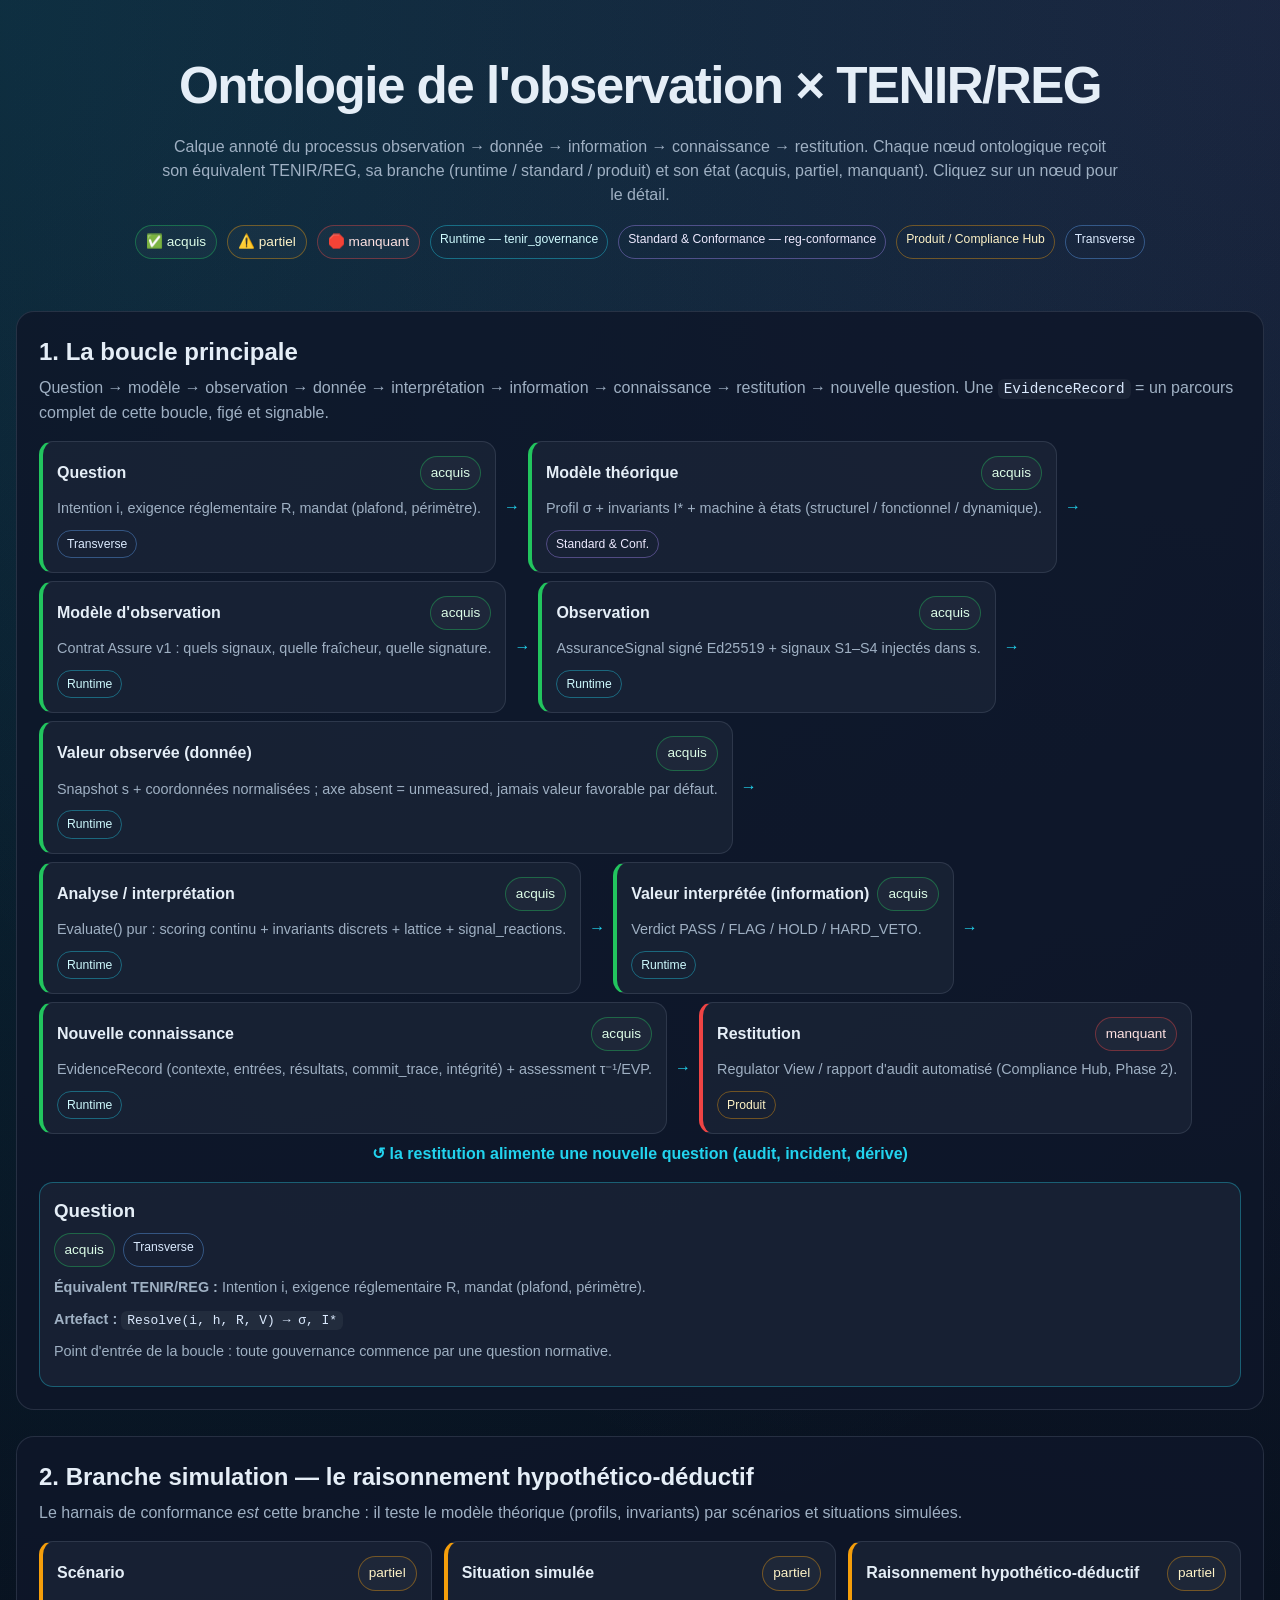
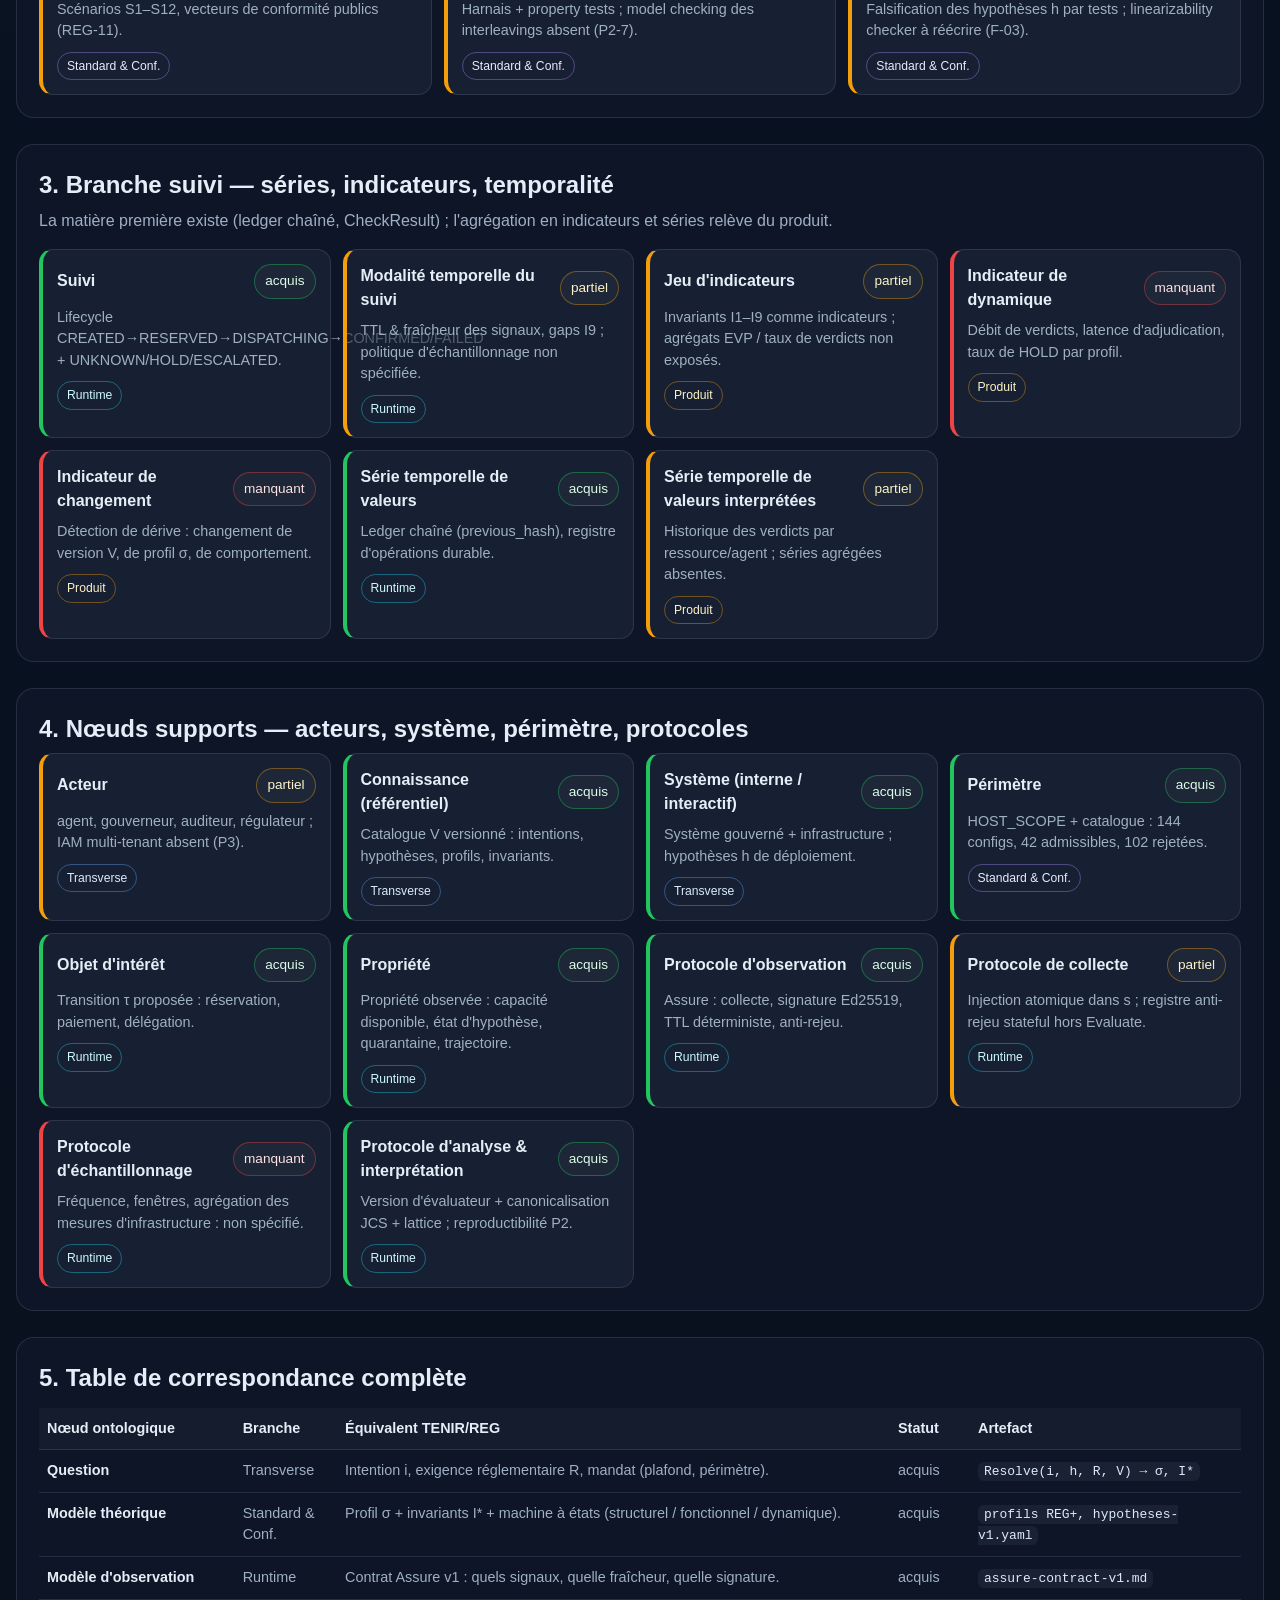
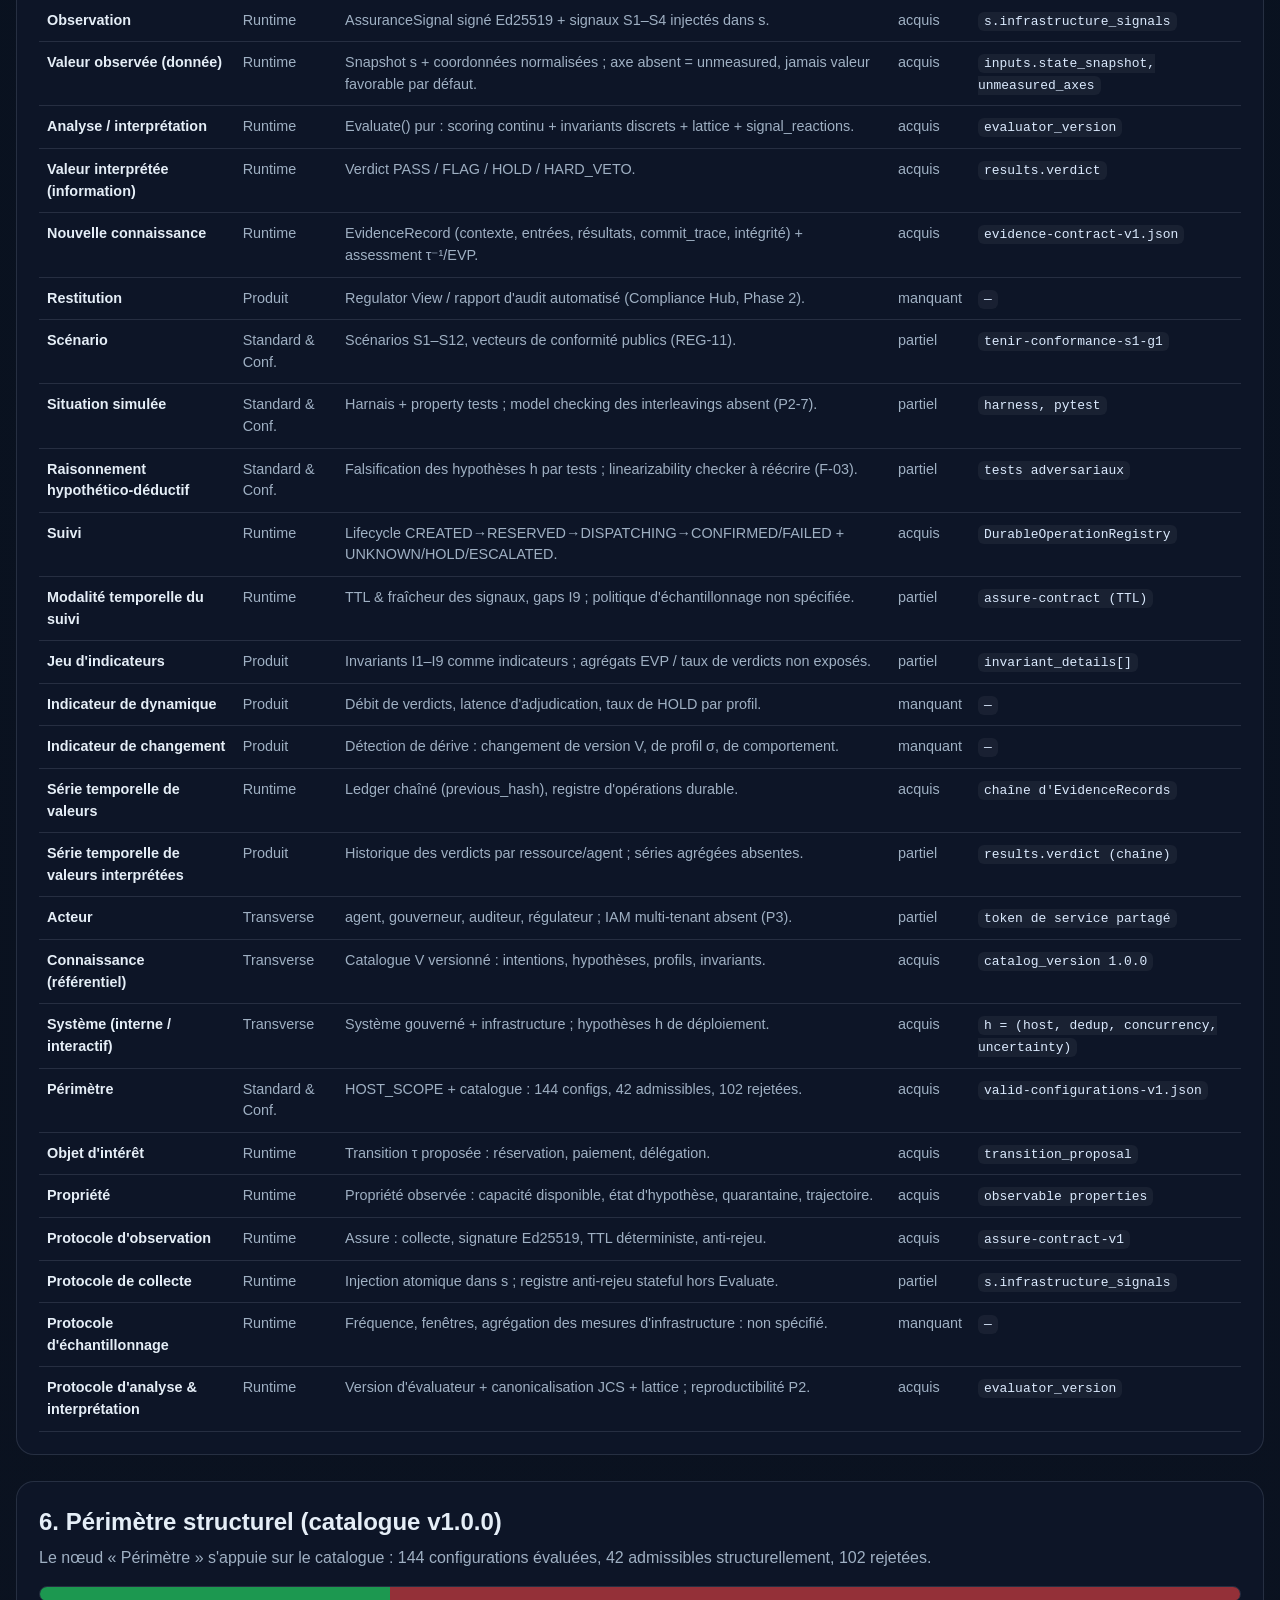
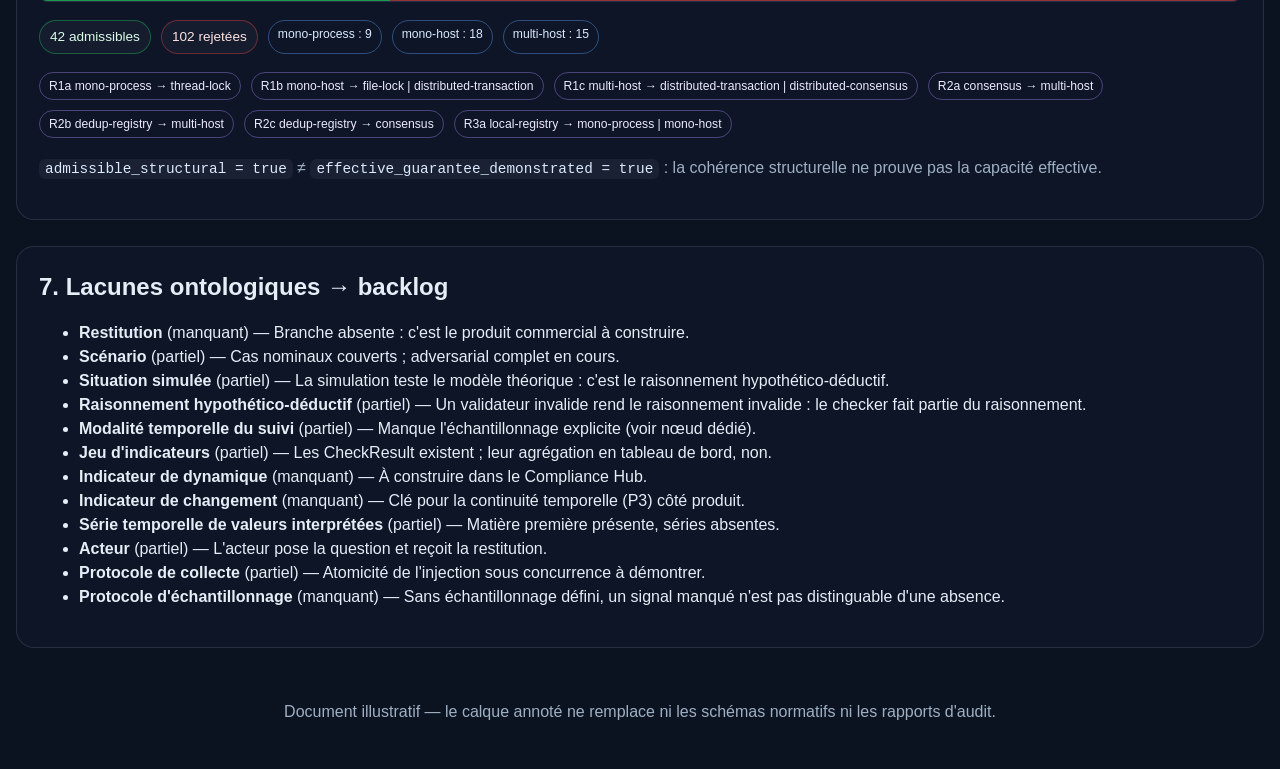
<file: references/original-mapping.html>
<!DOCTYPE html>
<html lang="fr">
<head>
<meta charset="UTF-8" />
<meta name="viewport" content="width=device-width, initial-scale=1.0" />
<title>Ontologie de l'observation × TENIR/REG — calque annoté</title>
<style>
  :root{
    --bg:#07111f; --panel:rgba(15,23,42,.85); --panel2:rgba(30,41,59,.6);
    --text:#e5eef7; --muted:#9fb0c3; --line:rgba(148,163,184,.18);
    --cyan:#22d3ee; --violet:#a78bfa; --amber:#f59e0b; --green:#22c55e; --red:#ef4444; --blue:#60a5fa;
  }
  *{box-sizing:border-box} html{scroll-behavior:smooth}
  body{margin:0;font-family:"Segoe UI",Inter,Arial,sans-serif;color:var(--text);line-height:1.5;
    background:radial-gradient(circle at top left,rgba(34,211,238,.14),transparent 30%),
               radial-gradient(circle at top right,rgba(167,139,250,.12),transparent 28%),
               linear-gradient(180deg,#07111f,#0b1220);}
  .container{width:min(1280px,calc(100% - 32px));margin:0 auto}
  header{padding:48px 0 8px;text-align:center}
  h1{margin:0 0 10px;font-size:clamp(1.9rem,4vw,3.2rem);letter-spacing:-.03em}
  header p{color:var(--muted);max-width:960px;margin:0 auto}
  .legend{display:flex;flex-wrap:wrap;gap:10px;justify-content:center;margin:18px 0}
  .badge{display:inline-flex;align-items:center;gap:6px;padding:6px 10px;border:1px solid var(--line);
    border-radius:999px;font-size:.85rem;background:rgba(255,255,255,.03)}
  .badge.ok{border-color:rgba(34,197,94,.4);color:#dcfce7}
  .badge.partiel{border-color:rgba(245,158,11,.4);color:#fef3c7}
  .badge.manquant{border-color:rgba(239,68,68,.4);color:#fee2e2}
  section{margin:26px 0;padding:22px;border:1px solid var(--line);border-radius:18px;background:var(--panel)}
  h2{margin:0 0 6px;font-size:1.5rem}
  .lead{color:var(--muted);margin:0 0 16px}
  .pipeline{display:flex;flex-wrap:wrap;gap:8px;align-items:stretch}
  .arrow{align-self:center;color:var(--cyan);font-weight:800}
  .grid{display:grid;gap:12px;grid-template-columns:repeat(auto-fit,minmax(240px,1fr))}
  .card{padding:14px;border-radius:14px;border:1px solid var(--line);background:var(--panel2);cursor:pointer;
    transition:border-color .15s, transform .15s}
  .card:hover,.card:focus{border-color:rgba(34,211,238,.5);transform:translateY(-2px);outline:none}
  .card.manquant{border-left:4px solid var(--red)}
  .card.partiel{border-left:4px solid var(--amber)}
  .card.ok{border-left:4px solid var(--green)}
  .node-head{display:flex;justify-content:space-between;gap:8px;align-items:center;margin-bottom:8px}
  .node-label{font-weight:700}
  .card p{margin:0 0 10px;color:var(--muted);font-size:.9rem}
  .chip{display:inline-block;padding:4px 9px;border-radius:999px;font-size:.76rem;border:1px solid var(--line)}
  .chip.runtime{border-color:rgba(34,211,238,.4);color:#cffafe}
  .chip.conformance{border-color:rgba(167,139,250,.4);color:#ede9fe}
  .chip.product{border-color:rgba(245,158,11,.4);color:#fef3c7}
  .chip.transverse{border-color:rgba(96,165,250,.4);color:#dbeafe}
  #detail{position:sticky;top:12px;margin-top:16px;border-color:rgba(34,211,238,.35)}
  #detail h3{margin:0 0 8px}
  #detail .meta{display:flex;gap:8px;flex-wrap:wrap;margin:0 0 10px}
  table{width:100%;border-collapse:collapse;margin-top:12px;font-size:.9rem}
  th,td{padding:10px 8px;border-bottom:1px solid var(--line);text-align:left;vertical-align:top}
  th{background:rgba(255,255,255,.03)} td{color:var(--muted)} td strong{color:var(--text)}
  .bar{display:flex;height:16px;border-radius:999px;overflow:hidden;border:1px solid var(--line);margin:10px 0}
  .bar span{height:100%}
  .bar .okb{background:rgba(34,197,94,.75);width:29.2%}
  .bar .kob{background:rgba(239,68,68,.6);width:70.8%}
  code{font-family:Consolas,monospace;font-size:.9em;color:#dbeafe;background:rgba(255,255,255,.05);
    padding:2px 6px;border-radius:6px}
  footer{padding:26px 0 46px;color:var(--muted);text-align:center}
</style>
</head>
<body>
<div class="container">
<header>
  <h1>Ontologie de l'observation × TENIR/REG</h1>
  <p>Calque annoté du processus observation → donnée → information → connaissance → restitution.
     Chaque nœud ontologique reçoit son équivalent TENIR/REG, sa branche (runtime / standard / produit)
     et son état (acquis, partiel, manquant). Cliquez sur un nœud pour le détail.</p>
  <div class="legend">
    <span class="badge ok">✅ acquis</span>
    <span class="badge partiel">⚠️ partiel</span>
    <span class="badge manquant">🛑 manquant</span>
    <span class="chip runtime">Runtime — tenir_governance</span>
    <span class="chip conformance">Standard & Conformance — reg-conformance</span>
    <span class="chip product">Produit / Compliance Hub</span>
    <span class="chip transverse">Transverse</span>
  </div>
</header>

<section>
  <h2>1. La boucle principale</h2>
  <p class="lead">Question → modèle → observation → donnée → interprétation → information → connaissance → restitution → nouvelle question.
     Une <code>EvidenceRecord</code> = un parcours complet de cette boucle, figé et signable.</p>
  <div class="pipeline" id="loop"></div>
  <div class="arrow" style="display:block;text-align:center;margin-top:8px">↺ la restitution alimente une nouvelle question (audit, incident, dérive)</div>
  <aside class="card" id="detail"></aside>
</section>

<section>
  <h2>2. Branche simulation — le raisonnement hypothético-déductif</h2>
  <p class="lead">Le harnais de conformance <em>est</em> cette branche : il teste le modèle théorique (profils, invariants) par scénarios et situations simulées.</p>
  <div class="grid" id="sim"></div>
</section>

<section>
  <h2>3. Branche suivi — séries, indicateurs, temporalité</h2>
  <p class="lead">La matière première existe (ledger chaîné, CheckResult) ; l'agrégation en indicateurs et séries relève du produit.</p>
  <div class="grid" id="suivi"></div>
</section>

<section>
  <h2>4. Nœuds supports — acteurs, système, périmètre, protocoles</h2>
  <div class="grid" id="supports"></div>
</section>

<section>
  <h2>5. Table de correspondance complète</h2>
  <table id="maptable">
    <thead><tr><th>Nœud ontologique</th><th>Branche</th><th>Équivalent TENIR/REG</th><th>Statut</th><th>Artefact</th></tr></thead>
    <tbody></tbody>
  </table>
</section>

<section>
  <h2>6. Périmètre structurel (catalogue v1.0.0)</h2>
  <p class="lead">Le nœud « Périmètre » s'appuie sur le catalogue : 144 configurations évaluées, 42 admissibles structurellement, 102 rejetées.</p>
  <div class="bar"><span class="okb"></span><span class="kob"></span></div>
  <div class="legend" style="justify-content:flex-start">
    <span class="badge ok">42 admissibles</span><span class="badge manquant">102 rejetées</span>
    <span class="chip transverse">mono-process : 9</span><span class="chip transverse">mono-host : 18</span><span class="chip transverse">multi-host : 15</span>
  </div>
  <div class="legend" style="justify-content:flex-start">
    <span class="chip conformance">R1a mono-process → thread-lock</span>
    <span class="chip conformance">R1b mono-host → file-lock | distributed-transaction</span>
    <span class="chip conformance">R1c multi-host → distributed-transaction | distributed-consensus</span>
    <span class="chip conformance">R2a consensus → multi-host</span>
    <span class="chip conformance">R2b dedup-registry → multi-host</span>
    <span class="chip conformance">R2c dedup-registry → consensus</span>
    <span class="chip conformance">R3a local-registry → mono-process | mono-host</span>
  </div>
  <p class="lead" style="margin-top:12px"><code>admissible_structural = true</code> ≠ <code>effective_guarantee_demonstrated = true</code> :
     la cohérence structurelle ne prouve pas la capacité effective.</p>
</section>

<section>
  <h2>7. Lacunes ontologiques → backlog</h2>
  <div id="gaps"></div>
</section>

<footer>Document illustratif — le calque annoté ne remplace ni les schémas normatifs ni les rapports d'audit.</footer>
</div>

<script>
const NODES=[
{id:"question",label:"Question",branch:"transverse",status:"ok",tenir:"Intention i, exigence réglementaire R, mandat (plafond, périmètre).",artefact:"Resolve(i, h, R, V) → σ, I*",note:"Point d'entrée de la boucle : toute gouvernance commence par une question normative."},
{id:"modele_theorique",label:"Modèle théorique",branch:"conformance",status:"ok",tenir:"Profil σ + invariants I* + machine à états (structurel / fonctionnel / dynamique).",artefact:"profils REG+, hypotheses-v1.yaml",note:"Le profil EST le modèle théorique : il fixe invariants et règles de réaction aux signaux."},
{id:"modele_observation",label:"Modèle d'observation",branch:"runtime",status:"ok",tenir:"Contrat Assure v1 : quels signaux, quelle fraîcheur, quelle signature.",artefact:"assure-contract-v1.md",note:"Sépare détection (Assure) et décision (Evaluate) — propriété P4."},
{id:"observation",label:"Observation",branch:"runtime",status:"ok",tenir:"AssuranceSignal signé Ed25519 + signaux S1–S4 injectés dans s.",artefact:"s.infrastructure_signals",note:"Fait brut attesté ; signal non frais ⇒ ignoré ou promu FLAG selon σ."},
{id:"valeur_observee",label:"Valeur observée (donnée)",branch:"runtime",status:"ok",tenir:"Snapshot s + coordonnées normalisées ; axe absent = unmeasured, jamais valeur favorable par défaut.",artefact:"inputs.state_snapshot, unmeasured_axes",note:"La donnée n'est pas encore une décision."},
{id:"analyse",label:"Analyse / interprétation",branch:"runtime",status:"ok",tenir:"Evaluate() pur : scoring continu + invariants discrets + lattice + signal_reactions.",artefact:"evaluator_version",note:"Fonction pure : mêmes entrées, même verdict (déterminisme P0)."},
{id:"valeur_interpretee",label:"Valeur interprétée (information)",branch:"runtime",status:"ok",tenir:"Verdict PASS / FLAG / HOLD / HARD_VETO.",artefact:"results.verdict",note:"Le verdict n'est pas le score ; le score n'est pas le verdict."},
{id:"connaissance",label:"Nouvelle connaissance",branch:"runtime",status:"ok",tenir:"EvidenceRecord (contexte, entrées, résultats, commit_trace, intégrité) + assessment τ⁻¹/EVP.",artefact:"evidence-contract-v1.json",note:"Un parcours complet de la boucle, figé, hashé, signable."},
{id:"restitution",label:"Restitution",branch:"product",status:"manquant",tenir:"Regulator View / rapport d'audit automatisé (Compliance Hub, Phase 2).",artefact:"—",note:"Branche absente : c'est le produit commercial à construire."},
{id:"scenario",label:"Scénario",branch:"conformance",status:"partiel",tenir:"Scénarios S1–S12, vecteurs de conformité publics (REG-11).",artefact:"tenir-conformance-s1-g1",note:"Cas nominaux couverts ; adversarial complet en cours."},
{id:"situation_simulee",label:"Situation simulée",branch:"conformance",status:"partiel",tenir:"Harnais + property tests ; model checking des interleavings absent (P2-7).",artefact:"harness, pytest",note:"La simulation teste le modèle théorique : c'est le raisonnement hypothético-déductif."},
{id:"raisonnement_hd",label:"Raisonnement hypothético-déductif",branch:"conformance",status:"partiel",tenir:"Falsification des hypothèses h par tests ; linearizability checker à réécrire (F-03).",artefact:"tests adversariaux",note:"Un validateur invalide rend le raisonnement invalide : le checker fait partie du raisonnement."},
{id:"suivi",label:"Suivi",branch:"runtime",status:"ok",tenir:"Lifecycle CREATED→RESERVED→DISPATCHING→CONFIRMED/FAILED + UNKNOWN/HOLD/ESCALATED.",artefact:"DurableOperationRegistry",note:"Le suivi est la trajectoire, pas un verdict."},
{id:"modalite_temporelle",label:"Modalité temporelle du suivi",branch:"runtime",status:"partiel",tenir:"TTL & fraîcheur des signaux, gaps I9 ; politique d'échantillonnage non spécifiée.",artefact:"assure-contract (TTL)",note:"Manque l'échantillonnage explicite (voir nœud dédié)."},
{id:"jeu_indicateurs",label:"Jeu d'indicateurs",branch:"product",status:"partiel",tenir:"Invariants I1–I9 comme indicateurs ; agrégats EVP / taux de verdicts non exposés.",artefact:"invariant_details[]",note:"Les CheckResult existent ; leur agrégation en tableau de bord, non."},
{id:"ind_dyn",label:"Indicateur de dynamique",branch:"product",status:"manquant",tenir:"Débit de verdicts, latence d'adjudication, taux de HOLD par profil.",artefact:"—",note:"À construire dans le Compliance Hub."},
{id:"ind_chg",label:"Indicateur de changement",branch:"product",status:"manquant",tenir:"Détection de dérive : changement de version V, de profil σ, de comportement.",artefact:"—",note:"Clé pour la continuité temporelle (P3) côté produit."},
{id:"serie_valeurs",label:"Série temporelle de valeurs",branch:"runtime",status:"ok",tenir:"Ledger chaîné (previous_hash), registre d'opérations durable.",artefact:"chaîne d'EvidenceRecords",note:"Append-only ; détection de suppression et de réordonnancement."},
{id:"serie_interpretees",label:"Série temporelle de valeurs interprétées",branch:"product",status:"partiel",tenir:"Historique des verdicts par ressource/agent ; séries agrégées absentes.",artefact:"results.verdict (chaîne)",note:"Matière première présente, séries absentes."},
{id:"acteur",label:"Acteur",branch:"transverse",status:"partiel",tenir:"agent, gouverneur, auditeur, régulateur ; IAM multi-tenant absent (P3).",artefact:"token de service partagé",note:"L'acteur pose la question et reçoit la restitution."},
{id:"connaissance_ref",label:"Connaissance (référentiel)",branch:"transverse",status:"ok",tenir:"Catalogue V versionné : intentions, hypothèses, profils, invariants.",artefact:"catalog_version 1.0.0",note:"Si V change, le résultat peut changer ; la trace de version, jamais."},
{id:"systeme",label:"Système (interne / interactif)",branch:"transverse",status:"ok",tenir:"Système gouverné + infrastructure ; hypothèses h de déploiement.",artefact:"h = (host, dedup, concurrency, uncertainty)",note:"Le système interactif inclut les providers externes."},
{id:"perimetre",label:"Périmètre",branch:"conformance",status:"ok",tenir:"HOST_SCOPE + catalogue : 144 configs, 42 admissibles, 102 rejetées.",artefact:"valid-configurations-v1.json",note:"admissible_structural ≠ effective_guarantee_demonstrated."},
{id:"objet_interet",label:"Objet d'intérêt",branch:"runtime",status:"ok",tenir:"Transition τ proposée : réservation, paiement, délégation.",artefact:"transition_proposal",note:"L'objet sur lequel portent observation et décision."},
{id:"propriete",label:"Propriété",branch:"runtime",status:"ok",tenir:"Propriété observée : capacité disponible, état d'hypothèse, quarantaine, trajectoire.",artefact:"observable properties",note:"Chaque invariant lit une propriété précise."},
{id:"proto_obs",label:"Protocole d'observation",branch:"runtime",status:"ok",tenir:"Assure : collecte, signature Ed25519, TTL déterministe, anti-rejeu.",artefact:"assure-contract-v1",note:"Signature/identité/fraîcheur validées avant injection (P0-3)."},
{id:"proto_collecte",label:"Protocole de collecte",branch:"runtime",status:"partiel",tenir:"Injection atomique dans s ; registre anti-rejeu stateful hors Evaluate.",artefact:"s.infrastructure_signals",note:"Atomicité de l'injection sous concurrence à démontrer."},
{id:"proto_echant",label:"Protocole d'échantillonnage",branch:"runtime",status:"manquant",tenir:"Fréquence, fenêtres, agrégation des mesures d'infrastructure : non spécifié.",artefact:"—",note:"Sans échantillonnage défini, un signal manqué n'est pas distinguable d'une absence."},
{id:"proto_analyse",label:"Protocole d'analyse & interprétation",branch:"runtime",status:"ok",tenir:"Version d'évaluateur + canonicalisation JCS + lattice ; reproductibilité P2.",artefact:"evaluator_version",note:"Un tiers peut recalculer le verdict : c'est le protocole d'analyse."}
];
const LOOP=["question","modele_theorique","modele_observation","observation","valeur_observee","analyse","valeur_interpretee","connaissance","restitution"];
const SIM=["scenario","situation_simulee","raisonnement_hd"];
const SUIVI=["suivi","modalite_temporelle","jeu_indicateurs","ind_dyn","ind_chg","serie_valeurs","serie_interpretees"];
const SUP=["acteur","connaissance_ref","systeme","perimetre","objet_interet","propriete","proto_obs","proto_collecte","proto_echant","proto_analyse"];
const BL={runtime:"Runtime",conformance:"Standard & Conf.",product:"Produit",transverse:"Transverse"};
const SL={ok:"acquis",partiel:"partiel",manquant:"manquant"};
const byId=id=>NODES.find(n=>n.id===id);
function card(n){return `<article class="card ${n.status}" data-id="${n.id}" tabindex="0">
  <div class="node-head"><span class="node-label">${n.label}</span><span class="badge ${n.status}">${SL[n.status]}</span></div>
  <p>${n.tenir}</p><span class="chip ${n.branch}">${BL[n.branch]}</span></article>`;}
document.getElementById("loop").innerHTML=LOOP.map((id,i)=>card(byId(id))+(i<LOOP.length-1?'<span class="arrow">→</span>':"")).join("");
document.getElementById("sim").innerHTML=SIM.map(id=>card(byId(id))).join("");
document.getElementById("suivi").innerHTML=SUIVI.map(id=>card(byId(id))).join("");
document.getElementById("supports").innerHTML=SUP.map(id=>card(byId(id))).join("");
document.querySelector("#maptable tbody").innerHTML=NODES.map(n=>
  `<tr><td><strong>${n.label}</strong></td><td>${BL[n.branch]}</td><td>${n.tenir}</td><td>${SL[n.status]}</td><td><code>${n.artefact}</code></td></tr>`).join("");
document.getElementById("gaps").innerHTML="<ul>"+NODES.filter(n=>n.status!=="ok")
  .map(n=>`<li><strong>${n.label}</strong> (${SL[n.status]}) — ${n.note}</li>`).join("")+"</ul>";
function show(id){const n=byId(id);document.getElementById("detail").innerHTML=
  `<h3>${n.label}</h3><div class="meta"><span class="badge ${n.status}">${SL[n.status]}</span><span class="chip ${n.branch}">${BL[n.branch]}</span></div>
   <p><strong>Équivalent TENIR/REG :</strong> ${n.tenir}</p>
   <p><strong>Artefact :</strong> <code>${n.artefact}</code></p><p>${n.note}</p>`;}
document.addEventListener("click",e=>{const c=e.target.closest(".node, .card[data-id]");if(c)show(c.dataset.id);});
document.addEventListener("keydown",e=>{const c=e.target.closest(".card[data-id]");if(c&&(e.key==="Enter"||e.key===" "))show(c.dataset.id);});
show("question");
</script>
</body>
</html>
</file>
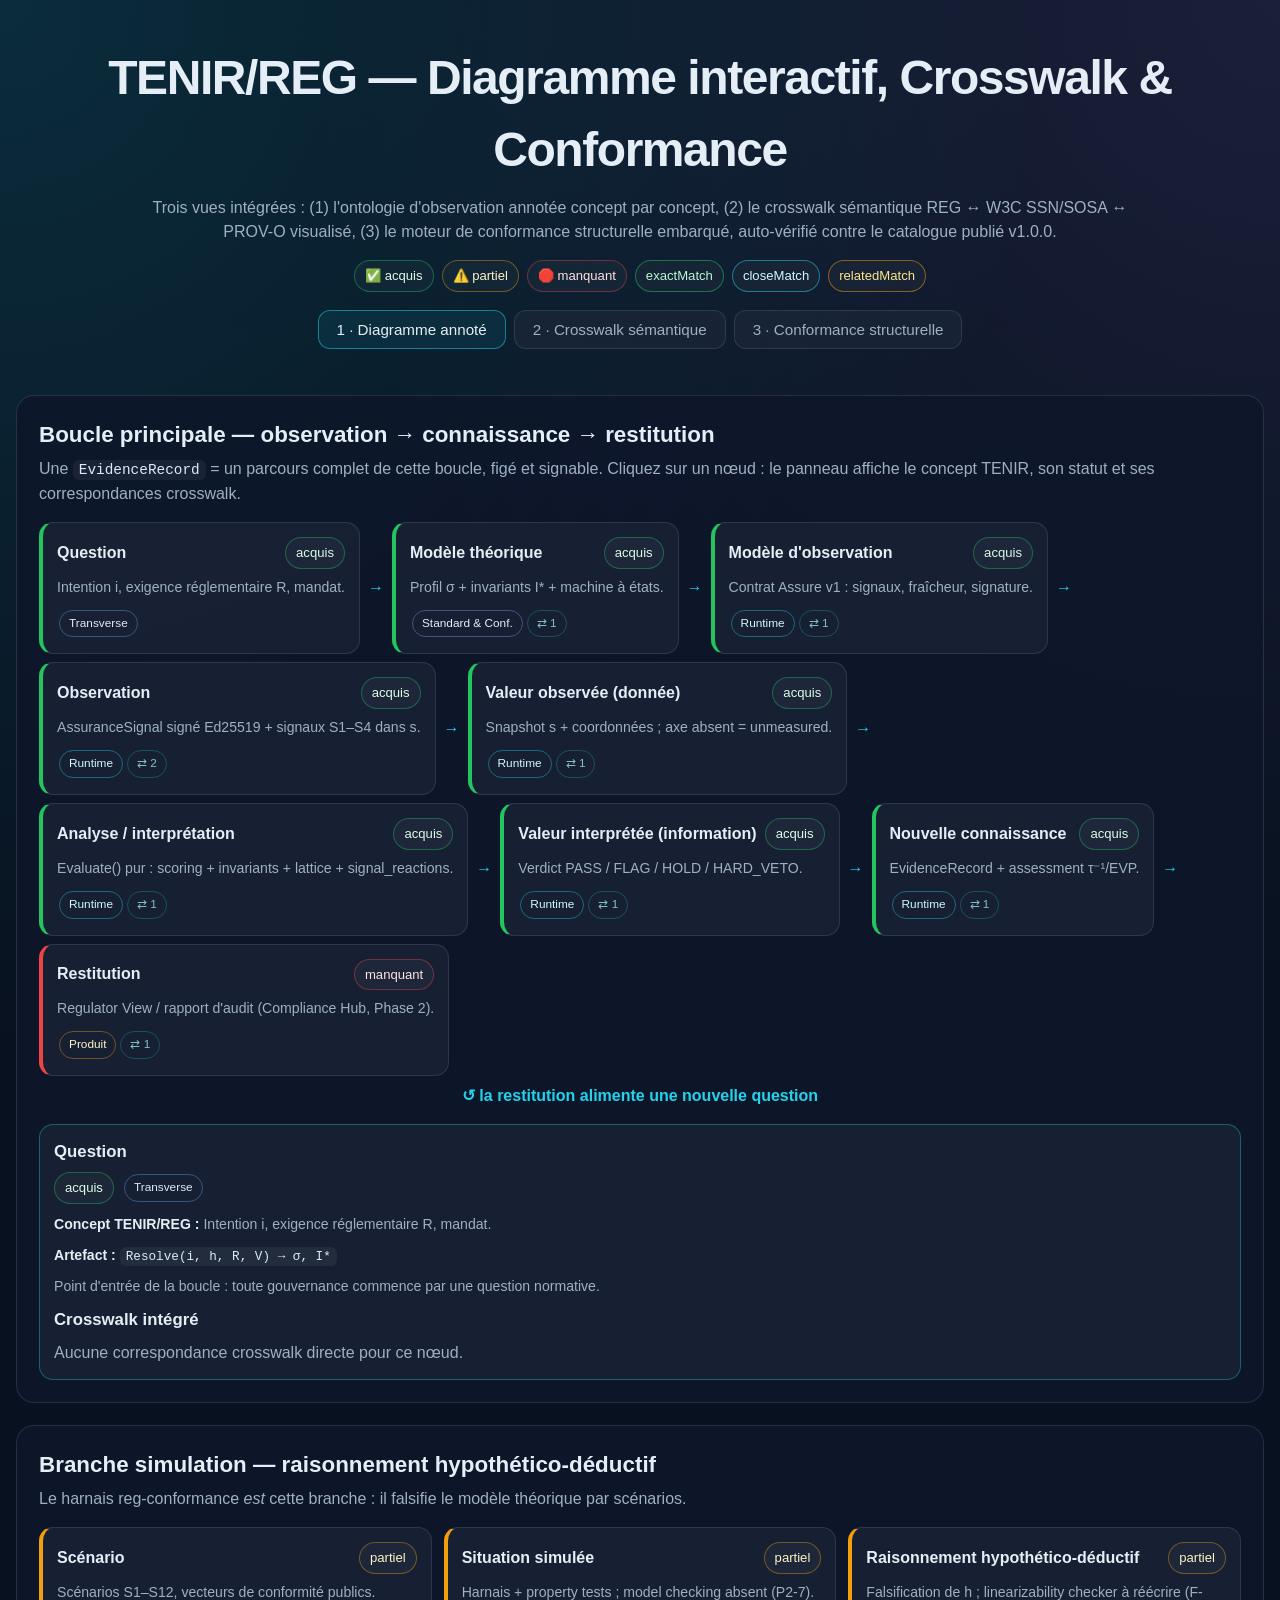
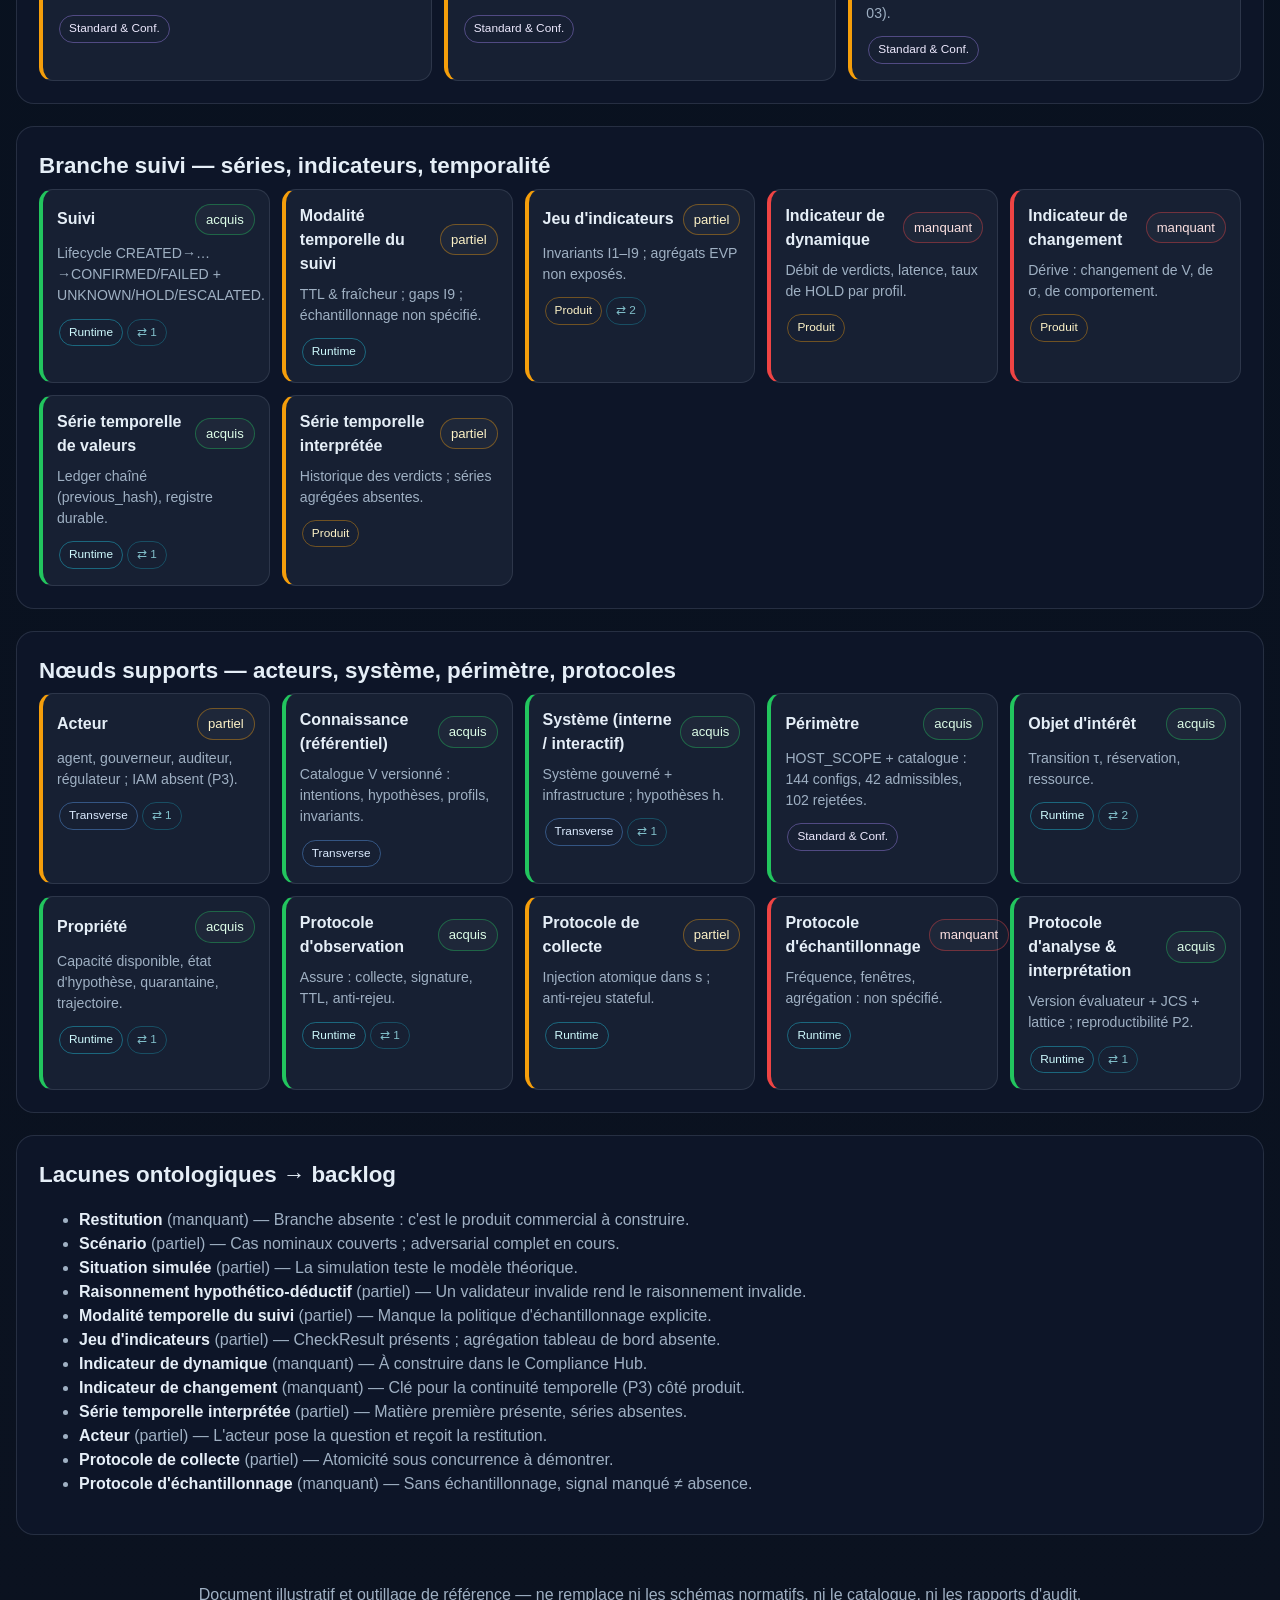
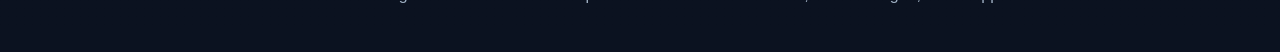
<file: references/original-xxl.html>
<!DOCTYPE html>
<html lang="fr">
<head>
<meta charset="UTF-8" />
<meta name="viewport" content="width=device-width, initial-scale=1.0" />
<title>TENIR/REG — Diagramme interactif + Crosswalk + Conformance intégrée</title>
<style>
  :root{
    --bg:#07111f; --panel:rgba(15,23,42,.86); --panel2:rgba(30,41,59,.6);
    --text:#e5eef7; --muted:#9fb0c3; --line:rgba(148,163,184,.18);
    --cyan:#22d3ee; --violet:#a78bfa; --amber:#f59e0b; --green:#22c55e; --red:#ef4444; --blue:#60a5fa;
  }
  *{box-sizing:border-box} html{scroll-behavior:smooth}
  body{margin:0;font-family:"Segoe UI",Inter,Arial,sans-serif;color:var(--text);line-height:1.5;
    background:radial-gradient(circle at top left,rgba(34,211,238,.14),transparent 30%),
               radial-gradient(circle at top right,rgba(167,139,250,.12),transparent 28%),
               linear-gradient(180deg,#07111f,#0b1220);}
  .container{width:min(1320px,calc(100% - 32px));margin:0 auto}
  header{padding:42px 0 6px;text-align:center}
  h1{margin:0 0 10px;font-size:clamp(1.8rem,4vw,3rem);letter-spacing:-.03em}
  header p{color:var(--muted);max-width:1000px;margin:0 auto}
  .legend{display:flex;flex-wrap:wrap;gap:8px;justify-content:center;margin:16px 0}
  .badge{display:inline-flex;align-items:center;gap:6px;padding:5px 10px;border:1px solid var(--line);
    border-radius:999px;font-size:.82rem;background:rgba(255,255,255,.03)}
  .badge.ok{border-color:rgba(34,197,94,.4);color:#dcfce7}
  .badge.partiel{border-color:rgba(245,158,11,.4);color:#fef3c7}
  .badge.manquant{border-color:rgba(239,68,68,.4);color:#fee2e2}
  .badge.exact{border-color:rgba(34,197,94,.5);color:#bbf7d0}
  .badge.close{border-color:rgba(34,211,238,.5);color:#cffafe}
  .badge.related{border-color:rgba(245,158,11,.5);color:#fde68a}
  .tabs{display:flex;gap:8px;justify-content:center;margin:18px 0;flex-wrap:wrap}
  .tab-btn{padding:10px 18px;border-radius:12px;border:1px solid var(--line);background:var(--panel2);
    color:var(--muted);cursor:pointer;font-size:.95rem}
  .tab-btn.active{color:var(--text);border-color:rgba(34,211,238,.5);background:rgba(34,211,238,.08)}
  section{margin:22px 0;padding:22px;border:1px solid var(--line);border-radius:18px;background:var(--panel)}
  h2{margin:0 0 6px;font-size:1.4rem} h3{margin:14px 0 6px;font-size:1.05rem}
  .lead{color:var(--muted);margin:0 0 16px}
  .pipeline{display:flex;flex-wrap:wrap;gap:8px;align-items:stretch}
  .arrow{align-self:center;color:var(--cyan);font-weight:800}
  .grid{display:grid;gap:12px;grid-template-columns:repeat(auto-fit,minmax(230px,1fr))}
  .card{padding:14px;border-radius:14px;border:1px solid var(--line);background:var(--panel2);cursor:pointer;
    transition:border-color .15s,transform .15s}
  .card:hover,.card:focus{border-color:rgba(34,211,238,.5);transform:translateY(-2px);outline:none}
  .card.manquant{border-left:4px solid var(--red)}
  .card.partiel{border-left:4px solid var(--amber)}
  .card.ok{border-left:4px solid var(--green)}
  .node-head{display:flex;justify-content:space-between;gap:8px;align-items:center;margin-bottom:8px}
  .node-label{font-weight:700}
  .card p{margin:0 0 10px;color:var(--muted);font-size:.88rem}
  .chip{display:inline-block;padding:4px 9px;border-radius:999px;font-size:.74rem;border:1px solid var(--line);margin:2px}
  .chip.runtime{border-color:rgba(34,211,238,.4);color:#cffafe}
  .chip.conformance{border-color:rgba(167,139,250,.4);color:#ede9fe}
  .chip.product{border-color:rgba(245,158,11,.4);color:#fef3c7}
  .chip.transverse{border-color:rgba(96,165,250,.4);color:#dbeafe}
  .chip.xw{border-color:rgba(34,211,238,.35);color:#a5f3fc}
  #detail{position:sticky;top:12px;margin-top:16px;border-color:rgba(34,211,238,.35);cursor:default}
  #detail h3{margin:0 0 8px} #detail .meta{display:flex;gap:8px;flex-wrap:wrap;margin:0 0 10px}
  .bar{display:flex;height:16px;border-radius:999px;overflow:hidden;border:1px solid var(--line);margin:10px 0}
  .bar span{height:100%}
  .bar .okb{background:rgba(34,197,94,.75);width:29.2%}
  .bar .kob{background:rgba(239,68,68,.6);width:70.8%}
  code{font-family:Consolas,monospace;font-size:.9em;color:#dbeafe;background:rgba(255,255,255,.05);
    padding:2px 6px;border-radius:6px}
  select{background:var(--panel2);color:var(--text);border:1px solid var(--line);border-radius:10px;
    padding:8px 10px;font-size:.92rem}
  .conf-grid{display:grid;gap:12px;grid-template-columns:repeat(auto-fit,minmax(180px,1fr));margin-bottom:14px}
  .verdict-box{padding:16px;border-radius:14px;border:1px solid var(--line);margin-top:8px}
  .verdict-box.adm{border-color:rgba(34,197,94,.5);background:rgba(34,197,94,.07)}
  .verdict-box.rej{border-color:rgba(239,68,68,.5);background:rgba(239,68,68,.07)}
  .viol{padding:10px 12px;border-radius:10px;border:1px solid rgba(239,68,68,.35);
    background:rgba(239,68,68,.06);margin:8px 0;font-size:.88rem;color:#fecaca}
  .stat-row{display:flex;gap:12px;flex-wrap:wrap;margin:10px 0}
  .stat{flex:1 1 120px;text-align:center;padding:12px;border-radius:14px;border:1px solid var(--line);background:var(--panel2)}
  .stat .n{font-size:1.7rem;font-weight:800}
  svg{width:100%;height:auto;display:block}
  .xw{fill:none;stroke-width:2;opacity:.75;transition:opacity .15s}
  .xw.exact{stroke:#22c55e}
  .xw.close{stroke:#22d3ee}
  .xw.related{stroke:#f59e0b;stroke-dasharray:6 4}
  .xw.dim{opacity:.12}
  .xw.hl{opacity:1;stroke-width:3.5}
  .xlab{fill:#9fb0c3;font-size:12px}
  .xreg{fill:#e5eef7;font-size:12px;font-weight:600}
  .xbox{fill:rgba(30,41,59,.7);stroke:rgba(148,163,184,.25);rx:8}
  .xbox.reg{stroke:rgba(34,211,238,.45)}
  footer{padding:26px 0 46px;color:var(--muted);text-align:center}
  .hidden{display:none}
</style>
</head>
<body>
<div class="container">
<header>
  <h1>TENIR/REG — Diagramme interactif, Crosswalk & Conformance</h1>
  <p>Trois vues intégrées : (1) l'ontologie d'observation annotée concept par concept,
     (2) le crosswalk sémantique REG ↔ W3C SSN/SOSA ↔ PROV-O visualisé,
     (3) le moteur de conformance structurelle embarqué, auto-vérifié contre le catalogue publié v1.0.0.</p>
  <div class="legend">
    <span class="badge ok">✅ acquis</span><span class="badge partiel">⚠️ partiel</span><span class="badge manquant">🛑 manquant</span>
    <span class="badge exact">exactMatch</span><span class="badge close">closeMatch</span><span class="badge related">relatedMatch</span>
  </div>
  <div class="tabs">
    <button class="tab-btn active" data-tab="tab-diagram">1 · Diagramme annoté</button>
    <button class="tab-btn" data-tab="tab-xwalk">2 · Crosswalk sémantique</button>
    <button class="tab-btn" data-tab="tab-conf">3 · Conformance structurelle</button>
  </div>
</header>

<!-- ==================== ONGLET 1 : DIAGRAMME ==================== -->
<div id="tab-diagram">
  <section>
    <h2>Boucle principale — observation → connaissance → restitution</h2>
    <p class="lead">Une <code>EvidenceRecord</code> = un parcours complet de cette boucle, figé et signable.
       Cliquez sur un nœud : le panneau affiche le concept TENIR, son statut et ses correspondances crosswalk.</p>
    <div class="pipeline" id="loop"></div>
    <div class="arrow" style="display:block;text-align:center;margin-top:8px">↺ la restitution alimente une nouvelle question</div>
    <aside class="card" id="detail"></aside>
  </section>
  <section>
    <h2>Branche simulation — raisonnement hypothético-déductif</h2>
    <p class="lead">Le harnais reg-conformance <em>est</em> cette branche : il falsifie le modèle théorique par scénarios.</p>
    <div class="grid" id="sim"></div>
  </section>
  <section>
    <h2>Branche suivi — séries, indicateurs, temporalité</h2>
    <div class="grid" id="suivi"></div>
  </section>
  <section>
    <h2>Nœuds supports — acteurs, système, périmètre, protocoles</h2>
    <div class="grid" id="supports"></div>
  </section>
  <section>
    <h2>Lacunes ontologiques → backlog</h2>
    <div id="gaps"></div>
  </section>
</div>

<!-- ==================== ONGLET 2 : CROSSWALK ==================== -->
<div id="tab-xwalk" class="hidden">
  <section>
    <h2>Crosswalk REG ↔ SSN/SOSA ↔ PROV-O</h2>
    <p class="lead">Hub visual : chaque concept REG/TENIR (centre) est relié à ses équivalents SOSA (gauche) et PROV-O (droite).
       Couleurs = type de correspondance. Cliquez un concept central pour isoler ses liens.</p>
    <svg id="xsvg" role="img" aria-label="Crosswalk REG SOSA PROV"></svg>
    <div class="legend" style="justify-content:flex-start">
      <span class="badge exact">exactMatch — même sémantique</span>
      <span class="badge close">closeMatch — sémantique proche</span>
      <span class="badge related">relatedMatch — lien contextuel</span>
    </div>
    <h3>Décisions de crosswalk à défendre en revue</h3>
    <ul id="xnotes" style="color:var(--muted)"></ul>
  </section>
</div>

<!-- ==================== ONGLET 3 : CONFORMANCE ==================== -->
<div id="tab-conf" class="hidden">
  <section>
    <h2>Moteur de conformance structurelle embarqué</h2>
    <p class="lead">Implémentation live des clauses R1a–R3a de <code>compatibility-rules-v1.yaml</code>.
       Toutes les clauses applicables sont évaluées ; <strong>toutes</strong> les violations sont retournées.
       Nœud ontologique rattaché : <em>Périmètre</em>.</p>
    <div class="conf-grid">
      <label>HOST_SCOPE<br><select id="sel-host"></select></label>
      <label>DEDUP_LAYER<br><select id="sel-dedup"></select></label>
      <label>CONCURRENCY<br><select id="sel-conc"></select></label>
      <label>UNCERTAINTY<br><select id="sel-unc"></select></label>
    </div>
    <div class="verdict-box" id="conf-verdict"></div>
    <h3>Auto-vérification du moteur contre le catalogue publié (v1.0.0)</h3>
    <div class="stat-row" id="selfcheck"></div>
    <p class="lead" id="selfcheck-msg"></p>
    <h3>Référence des clauses</h3>
    <div id="rules-ref"></div>
    <div class="bar"><span class="okb"></span><span class="kob"></span></div>
    <div class="legend" style="justify-content:flex-start">
      <span class="badge ok">42 admissibles structurellement</span>
      <span class="badge manquant">102 rejetées</span>
      <span class="chip transverse">mono-process : 9</span>
      <span class="chip transverse">mono-host : 18</span>
      <span class="chip transverse">multi-host : 15</span>
    </div>
    <p class="lead"><code>admissible_structural = true</code> ≠ <code>effective_guarantee_demonstrated = true</code> :
       dans le catalogue v1.0.0, <code>effective_guarantee_demonstrated</code> est <code>null</code> partout —
       la garantie effective se vérifie séparément au build, contre les capacités démontrées.</p>
  </section>
</div>

<footer>Document illustratif et outillage de référence — ne remplace ni les schémas normatifs, ni le catalogue, ni les rapports d'audit.</footer>
</div>

<script>
/* ---------- Données : nœuds ontologiques ---------- */
const NODES=[
{id:"question",label:"Question",branch:"transverse",status:"ok",tenir:"Intention i, exigence réglementaire R, mandat.",artefact:"Resolve(i, h, R, V) → σ, I*",note:"Point d'entrée de la boucle : toute gouvernance commence par une question normative."},
{id:"modele_theorique",label:"Modèle théorique",branch:"conformance",status:"ok",tenir:"Profil σ + invariants I* + machine à états.",artefact:"profils REG+, hypotheses-v1.yaml",note:"Le profil EST le modèle théorique : invariants + règles de réaction aux signaux."},
{id:"modele_observation",label:"Modèle d'observation",branch:"runtime",status:"ok",tenir:"Contrat Assure v1 : signaux, fraîcheur, signature.",artefact:"assure-contract-v1.md",note:"Sépare détection (Assure) et décision (Evaluate) — propriété P4."},
{id:"observation",label:"Observation",branch:"runtime",status:"ok",tenir:"AssuranceSignal signé Ed25519 + signaux S1–S4 dans s.",artefact:"s.infrastructure_signals",note:"Fait brut attesté ; signal non frais ⇒ ignoré ou promu FLAG selon σ."},
{id:"valeur_observee",label:"Valeur observée (donnée)",branch:"runtime",status:"ok",tenir:"Snapshot s + coordonnées ; axe absent = unmeasured.",artefact:"inputs.state_snapshot",note:"La donnée n'est pas encore une décision."},
{id:"analyse",label:"Analyse / interprétation",branch:"runtime",status:"ok",tenir:"Evaluate() pur : scoring + invariants + lattice + signal_reactions.",artefact:"evaluator_version",note:"Fonction pure : mêmes entrées, même verdict."},
{id:"valeur_interpretee",label:"Valeur interprétée (information)",branch:"runtime",status:"ok",tenir:"Verdict PASS / FLAG / HOLD / HARD_VETO.",artefact:"results.verdict",note:"Le verdict n'est pas le score ; le score n'est pas le verdict."},
{id:"connaissance",label:"Nouvelle connaissance",branch:"runtime",status:"ok",tenir:"EvidenceRecord + assessment τ⁻¹/EVP.",artefact:"evidence-contract-v1.json",note:"Un parcours complet de la boucle, figé, hashé, signable."},
{id:"restitution",label:"Restitution",branch:"product",status:"manquant",tenir:"Regulator View / rapport d'audit (Compliance Hub, Phase 2).",artefact:"—",note:"Branche absente : c'est le produit commercial à construire."},
{id:"scenario",label:"Scénario",branch:"conformance",status:"partiel",tenir:"Scénarios S1–S12, vecteurs de conformité publics.",artefact:"tenir-conformance-s1-g1",note:"Cas nominaux couverts ; adversarial complet en cours."},
{id:"situation_simulee",label:"Situation simulée",branch:"conformance",status:"partiel",tenir:"Harnais + property tests ; model checking absent (P2-7).",artefact:"harness, pytest",note:"La simulation teste le modèle théorique."},
{id:"raisonnement_hd",label:"Raisonnement hypothético-déductif",branch:"conformance",status:"partiel",tenir:"Falsification de h ; linearizability checker à réécrire (F-03).",artefact:"tests adversariaux",note:"Un validateur invalide rend le raisonnement invalide."},
{id:"suivi",label:"Suivi",branch:"runtime",status:"ok",tenir:"Lifecycle CREATED→…→CONFIRMED/FAILED + UNKNOWN/HOLD/ESCALATED.",artefact:"DurableOperationRegistry",note:"Le suivi est la trajectoire, pas un verdict."},
{id:"modalite_temporelle",label:"Modalité temporelle du suivi",branch:"runtime",status:"partiel",tenir:"TTL & fraîcheur ; gaps I9 ; échantillonnage non spécifié.",artefact:"assure-contract (TTL)",note:"Manque la politique d'échantillonnage explicite."},
{id:"jeu_indicateurs",label:"Jeu d'indicateurs",branch:"product",status:"partiel",tenir:"Invariants I1–I9 ; agrégats EVP non exposés.",artefact:"invariant_details[]",note:"CheckResult présents ; agrégation tableau de bord absente."},
{id:"ind_dyn",label:"Indicateur de dynamique",branch:"product",status:"manquant",tenir:"Débit de verdicts, latence, taux de HOLD par profil.",artefact:"—",note:"À construire dans le Compliance Hub."},
{id:"ind_chg",label:"Indicateur de changement",branch:"product",status:"manquant",tenir:"Dérive : changement de V, de σ, de comportement.",artefact:"—",note:"Clé pour la continuité temporelle (P3) côté produit."},
{id:"serie_valeurs",label:"Série temporelle de valeurs",branch:"runtime",status:"ok",tenir:"Ledger chaîné (previous_hash), registre durable.",artefact:"chaîne d'EvidenceRecords",note:"Append-only ; détection suppression/réordonnancement."},
{id:"serie_interpretees",label:"Série temporelle interprétée",branch:"product",status:"partiel",tenir:"Historique des verdicts ; séries agrégées absentes.",artefact:"results.verdict (chaîne)",note:"Matière première présente, séries absentes."},
{id:"acteur",label:"Acteur",branch:"transverse",status:"partiel",tenir:"agent, gouverneur, auditeur, régulateur ; IAM absent (P3).",artefact:"token de service partagé",note:"L'acteur pose la question et reçoit la restitution."},
{id:"connaissance_ref",label:"Connaissance (référentiel)",branch:"transverse",status:"ok",tenir:"Catalogue V versionné : intentions, hypothèses, profils, invariants.",artefact:"catalog_version 1.0.0",note:"Si V change, le résultat peut changer ; la trace de version, jamais."},
{id:"systeme",label:"Système (interne / interactif)",branch:"transverse",status:"ok",tenir:"Système gouverné + infrastructure ; hypothèses h.",artefact:"h = (host, dedup, concurrency, uncertainty)",note:"Inclut les providers externes."},
{id:"perimetre",label:"Périmètre",branch:"conformance",status:"ok",tenir:"HOST_SCOPE + catalogue : 144 configs, 42 admissibles, 102 rejetées.",artefact:"valid-configurations-v1.json",note:"admissible_structural ≠ effective_guarantee_demonstrated. Voir onglet 3."},
{id:"objet_interet",label:"Objet d'intérêt",branch:"runtime",status:"ok",tenir:"Transition τ, réservation, ressource.",artefact:"transition_proposal",note:"L'objet sur lequel portent observation et décision."},
{id:"propriete",label:"Propriété",branch:"runtime",status:"ok",tenir:"Capacité disponible, état d'hypothèse, quarantaine, trajectoire.",artefact:"observable properties",note:"Chaque invariant lit une propriété précise."},
{id:"proto_obs",label:"Protocole d'observation",branch:"runtime",status:"ok",tenir:"Assure : collecte, signature, TTL, anti-rejeu.",artefact:"assure-contract-v1",note:"Validation signature/identité/fraîcheur avant injection."},
{id:"proto_collecte",label:"Protocole de collecte",branch:"runtime",status:"partiel",tenir:"Injection atomique dans s ; anti-rejeu stateful.",artefact:"s.infrastructure_signals",note:"Atomicité sous concurrence à démontrer."},
{id:"proto_echant",label:"Protocole d'échantillonnage",branch:"runtime",status:"manquant",tenir:"Fréquence, fenêtres, agrégation : non spécifié.",artefact:"—",note:"Sans échantillonnage, signal manqué ≠ absence."},
{id:"proto_analyse",label:"Protocole d'analyse & interprétation",branch:"runtime",status:"ok",tenir:"Version évaluateur + JCS + lattice ; reproductibilité P2.",artefact:"evaluator_version",note:"Un tiers peut recalculer le verdict."}
];
const LOOP=["question","modele_theorique","modele_observation","observation","valeur_observee","analyse","valeur_interpretee","connaissance","restitution"];
const SIM=["scenario","situation_simulee","raisonnement_hd"];
const SUIVI=["suivi","modalite_temporelle","jeu_indicateurs","ind_dyn","ind_chg","serie_valeurs","serie_interpretees"];
const SUP=["acteur","connaissance_ref","systeme","perimetre","objet_interet","propriete","proto_obs","proto_collecte","proto_echant","proto_analyse"];
const BL={runtime:"Runtime",conformance:"Standard & Conf.",product:"Produit",transverse:"Transverse"};
const SL={ok:"acquis",partiel:"partiel",manquant:"manquant"};

/* ---------- Crosswalk : concepts REG ↔ SOSA / PROV ---------- */
const CONCEPTS=[
{reg:"AssuranceSignal",node:"observation",sosa:[["Observation","close"]],prov:[["Entity","related"]]},
{reg:"AssureService",node:"proto_obs",sosa:[["Sensor","close"]],prov:[["Agent","related"]]},
{reg:"AssureContract",node:"modele_observation",sosa:[["Procedure","exact"]],prov:[["Plan","related"]]},
{reg:"HypothesisStatus",node:"observation",sosa:[["ObservableProperty","close"]],prov:[]},
{reg:"AvailableCapacity",node:"propriete",sosa:[["ObservableProperty","exact"]],prov:[]},
{reg:"InfrastructureState",node:"systeme",sosa:[["FeatureOfInterest","close"]],prov:[]},
{reg:"GovernedResource",node:"objet_interet",sosa:[["FeatureOfInterest","close"]],prov:[["Entity","related"]]},
{reg:"CandidateTransition τ",node:"objet_interet",sosa:[],prov:[["Activity","related"]],note:"Aligné sur le Candidate Act (IETF Protected Execution-Finality) : activité candidate, non effective."},
{reg:"Adjudication (Evaluate)",node:"analyse",sosa:[],prov:[["Activity","related"]],note:"Interprétation, pas observation : aucun équivalent sosa:Observation. Choix délibéré du crosswalk."},
{reg:"Profile σ",node:"modele_theorique",sosa:[["Procedure","close"]],prov:[["Plan","related"]]},
{reg:"Invariant I*",node:"jeu_indicateurs",sosa:[["Procedure","close"]],prov:[]},
{reg:"CheckResult",node:"jeu_indicateurs",sosa:[["Result","exact"]],prov:[]},
{reg:"Verdict",node:"valeur_interpretee",sosa:[["Result","close"]],prov:[["Entity","related"]]},
{reg:"StateSnapshot",node:"valeur_observee",sosa:[],prov:[["Entity","related"]]},
{reg:"EvidenceRecord",node:"connaissance",sosa:[],prov:[["Bundle","close"],["Entity","related"]],note:"Bundle PROV : agrège activités, entités et résultats — pas une simple entité."},
{reg:"CommitAttempt",node:null,sosa:[],prov:[["Activity","related"]],note:"Sans nœud ontologique : l'ontologie d'observation ne modèle pas la mutation. Apport spécifique TENIR."},
{reg:"EvidenceChain",node:"serie_valeurs",sosa:[],prov:[["Collection","close"]],note:"previous_hash se lit comme une chaîne de prov:wasDerivedFrom."},
{reg:"Trajectory",node:"suivi",sosa:[["ObservationCollection","close"]],prov:[]},
{reg:"AuditReport",node:"restitution",sosa:[],prov:[["Entity","related"]]},
{reg:"Actor",node:"acteur",sosa:[],prov:[["Agent","exact"]]},
{reg:"InterpretationProtocol",node:"proto_analyse",sosa:[["Procedure","exact"]],prov:[]}
];
const XNOTES=[
"Evaluate() n'est PAS une sosa:Observation : c'est une interprétation (prov:Activity). Confondre les deux casserait la séparation observation/décision (P4) au niveau ontologique.",
"EvidenceRecord = prov:Bundle : il agrège adjudication, commit, snapshots, signaux et résultats.",
"La chaîne d'évidence = prov:Collection + prov:wasDerivedFrom : traduction sémantique de previous_hash, lisible par tout outillage PROV.",
"τ = activité candidate (alignement IETF Protected Execution-Finality) : proposée, non effective.",
"CommitAttempt n'a aucun nœud ontologique correspondant : l'ontologie d'observation ne modèle pas la mutation — c'est l'apport propre de TENIR.",
"Les signaux Assure sont des sosa:Observation complètes (sensor, procedure, property, result, expiration) : la fraîcheur devient une propriété de premier rang."
];

/* ---------- Conformance : règles R1a–R3a ---------- */
const RULES=[
{rule_id:"R1_HOST_CONCURRENCY",clause_id:"R1a",desc:"mono-process n'autorise que le verrou de thread.",cf:"HOST_SCOPE",cv:"mono-process",rf:"CONCURRENCY",av:["thread-lock"]},
{rule_id:"R1_HOST_CONCURRENCY",clause_id:"R1b",desc:"mono-host autorise file-lock ou distributed-transaction.",cf:"HOST_SCOPE",cv:"mono-host",rf:"CONCURRENCY",av:["file-lock","distributed-transaction"]},
{rule_id:"R1_HOST_CONCURRENCY",clause_id:"R1c",desc:"multi-host autorise distributed-transaction ou distributed-consensus.",cf:"HOST_SCOPE",cv:"multi-host",rf:"CONCURRENCY",av:["distributed-transaction","distributed-consensus"]},
{rule_id:"R2_CONSENSUS_SCOPE",clause_id:"R2a",desc:"Le consensus distribué exige une topologie multi-host.",cf:"CONCURRENCY",cv:"distributed-consensus",rf:"HOST_SCOPE",av:["multi-host"]},
{rule_id:"R2_CONSENSUS_DEDUP",clause_id:"R2b",desc:"Le registre de déduplication distribué exige multi-host.",cf:"DEDUP_LAYER",cv:"distributed-consensus-registry",rf:"HOST_SCOPE",av:["multi-host"]},
{rule_id:"R2_CONSENSUS_DEDUP",clause_id:"R2c",desc:"Le registre de déduplication distribué exige le consensus distribué.",cf:"DEDUP_LAYER",cv:"distributed-consensus-registry",rf:"CONCURRENCY",av:["distributed-consensus"]},
{rule_id:"R3_LOCAL_DEDUP",clause_id:"R3a",desc:"Un registre local ne peut pas coordonner plusieurs hôtes.",cf:"DEDUP_LAYER",cv:"local-registry",rf:"HOST_SCOPE",av:["mono-process","mono-host"]}
];
const AXES={
 HOST_SCOPE:["mono-process","mono-host","multi-host"],
 DEDUP_LAYER:["none","local-registry","provider-idempotency-key","distributed-consensus-registry"],
 CONCURRENCY:["thread-lock","file-lock","distributed-transaction","distributed-consensus"],
 UNCERTAINTY:["fail-closed","fail-open","human-escalation"]
};
function evaluate(cfg){
  const v=[];
  for(const r of RULES){
    if(cfg[r.cf]===r.cv && !r.av.includes(cfg[r.rf])){
      v.push({rule_id:r.rule_id,clause_id:r.clause_id,
        message:`${r.cf}=${r.cv} exige ${r.rf} dans [${r.av.map(x=>`'${x}'`).join(', ')}], obtenu='${cfg[r.rf]}'`});
    }
  }
  return v;
}

/* ---------- Rendu onglet 1 ---------- */
const byId=id=>NODES.find(n=>n.id===id);
const xwOf=id=>CONCEPTS.filter(c=>c.node===id);
function card(n){
  const x=xwOf(n.id).length;
  return `<article class="card ${n.status}" data-id="${n.id}" tabindex="0">
  <div class="node-head"><span class="node-label">${n.label}</span><span class="badge ${n.status}">${SL[n.status]}</span></div>
  <p>${n.tenir}</p>
  <span class="chip ${n.branch}">${BL[n.branch]}</span>${x?`<span class="chip xw" title="correspondances crosswalk">⇄ ${x}</span>`:""}</article>`;
}
document.getElementById("loop").innerHTML=LOOP.map((id,i)=>card(byId(id))+(i<LOOP.length-1?'<span class="arrow">→</span>':"")).join("");
document.getElementById("sim").innerHTML=SIM.map(id=>card(byId(id))).join("");
document.getElementById("suivi").innerHTML=SUIVI.map(id=>card(byId(id))).join("");
document.getElementById("supports").innerHTML=SUP.map(id=>card(byId(id))).join("");
document.getElementById("gaps").innerHTML="<ul style='color:var(--muted)'>"+NODES.filter(n=>n.status!=="ok")
  .map(n=>`<li><strong style="color:var(--text)">${n.label}</strong> (${SL[n.status]}) — ${n.note}</li>`).join("")+"</ul>";
function show(id){
  const n=byId(id); const xs=xwOf(id);
  const xhtml=xs.length?xs.map(c=>`<div style="margin:6px 0"><code>${c.reg}</code> `+
    c.sosa.map(([t,m])=>`<span class="badge ${m}">sosa:${t}</span>`).join(" ")+
    c.prov.map(([t,m])=>`<span class="badge ${m}">prov:${t}</span>`).join(" ")+
    (c.note?`<div style="color:var(--muted);font-size:.85rem;margin-top:4px">${c.note}</div>`:"")+"</div>").join("")
    :"<div style='color:var(--muted)'>Aucune correspondance crosswalk directe pour ce nœud.</div>";
  document.getElementById("detail").innerHTML=
   `<h3>${n.label}</h3><div class="meta"><span class="badge ${n.status}">${SL[n.status]}</span><span class="chip ${n.branch}">${BL[n.branch]}</span></div>
    <p style="color:var(--muted)"><strong style="color:var(--text)">Concept TENIR/REG :</strong> ${n.tenir}</p>
    <p style="color:var(--muted)"><strong style="color:var(--text)">Artefact :</strong> <code>${n.artefact}</code></p>
    <p style="color:var(--muted)">${n.note}</p>
    <h3>Crosswalk intégré</h3>${xhtml}`;
}
document.addEventListener("click",e=>{const c=e.target.closest(".card[data-id]");if(c&&c.id!=="detail")show(c.dataset.id);});
document.addEventListener("keydown",e=>{const c=e.target.closest(".card[data-id]");if(c&&c.id!=="detail"&&(e.key==="Enter"||e.key===" "))show(c.dataset.id);});
show("question");

/* ---------- Rendu onglet 2 : SVG hub ---------- */
function buildXwalk(){
  const svg=document.getElementById("xsvg");
  const W=1000,rowH=34;
  const left=[...new Set(CONCEPTS.flatMap(c=>c.sosa.map(s=>s[0])))].sort();
  const right=[...new Set(CONCEPTS.flatMap(c=>c.prov.map(p=>p[0])))].sort();
  const H=Math.max(CONCEPTS.length,left.length,right.length)*rowH+60;
  svg.setAttribute("viewBox",`0 0 ${W} ${H}`);
  const cy=i=>40+rowH*(i+0.5);
  const ly=i=>40+(H-80)/left.length*(i+0.5);
  const ry=i=>40+(H-80)/right.length*(i+0.5);
  const L={};left.forEach((n,i)=>L[n]=ly(i));
  const R={};right.forEach((n,i)=>R[n]=ry(i));
  let s="";
  CONCEPTS.forEach((c,i)=>{
    c.sosa.forEach(([t,m])=>{s+=`<path class="xw ${m}" data-reg="${c.reg}" d="M ${W/2-130} ${cy(i)} C ${W/2-230} ${cy(i)}, 260 ${L[t]}, 170 ${L[t]}"/>`;});
    c.prov.forEach(([t,m])=>{s+=`<path class="xw ${m}" data-reg="${c.reg}" d="M ${W/2+130} ${cy(i)} C ${W/2+230} ${cy(i)}, ${W-260} ${R[t]}, ${W-170} ${R[t]}"/>`;});
  });
  left.forEach((n,i)=>{s+=`<rect class="xbox" x="20" y="${L[n]-12}" width="150" height="24" rx="8"/><text class="xlab" x="30" y="${L[n]+4}">sosa:${n}</text>`;});
  right.forEach((n,i)=>{s+=`<rect class="xbox" x="${W-170}" y="${R[n]-12}" width="150" height="24" rx="8"/><text class="xlab" x="${W-160}" y="${R[n]+4}">prov:${n}</text>`;});
  CONCEPTS.forEach((c,i)=>{s+=`<g class="regrow" data-reg="${c.reg}" style="cursor:pointer"><rect class="xbox reg" x="${W/2-130}" y="${cy(i)-13}" width="260" height="26" rx="8"/><text class="xreg" x="${W/2-120}" y="${cy(i)+4}">${c.reg}${c.node?"":"  ·  (sans nœud ontologique)"}</text></g>`;});
  svg.innerHTML=s;
  let sel=null;
  svg.querySelectorAll(".regrow").forEach(g=>g.addEventListener("click",()=>{
    sel=(sel===g.dataset.reg)?null:g.dataset.reg;
    svg.querySelectorAll(".xw").forEach(p=>{
      p.classList.remove("hl","dim");
      if(sel){p.classList.add(p.dataset.reg===sel?"hl":"dim");}
    });
  }));
}
buildXwalk();
document.getElementById("xnotes").innerHTML=XNOTES.map(n=>`<li>${n}</li>`).join("");

/* ---------- Rendu onglet 3 : conformance ---------- */
function fill(selId,axis){
  const el=document.getElementById(selId);
  el.innerHTML=AXES[axis].map(v=>`<option>${v}</option>`).join("");
  el.addEventListener("change",runConf);
}
fill("sel-host","HOST_SCOPE");fill("sel-dedup","DEDUP_LAYER");fill("sel-conc","CONCURRENCY");fill("sel-unc","UNCERTAINTY");
function runConf(){
  const cfg={HOST_SCOPE:document.getElementById("sel-host").value,
             DEDUP_LAYER:document.getElementById("sel-dedup").value,
             CONCURRENCY:document.getElementById("sel-conc").value,
             UNCERTAINTY:document.getElementById("sel-unc").value};
  const v=evaluate(cfg);
  const box=document.getElementById("conf-verdict");
  box.className="verdict-box "+(v.length?"rej":"adm");
  box.innerHTML=`<strong style="font-size:1.1rem">${v.length?"🛑 REJETÉE":"✅ ADMISSIBLE (structurellement)"}</strong>
    <div style="color:var(--muted);margin:6px 0"><code>${JSON.stringify(cfg)}</code></div>
    <div style="color:var(--muted)">effective_guarantee_demonstrated : <code>null</code> (vérifié séparément au build)</div>`+
    (v.length?v.map(x=>`<div class="viol"><strong>${x.clause_id}</strong> · ${x.rule_id}<br>${x.message}</div>`).join(""):"");
}
runConf();
/* auto-vérification : énumération des 144 vs catalogue publié */
(function(){
  let total=0,adm=0,rej=0;const bd={"mono-process":0,"mono-host":0,"multi-host":0};
  for(const h of AXES.HOST_SCOPE)for(const d of AXES.DEDUP_LAYER)for(const c of AXES.CONCURRENCY)for(const u of AXES.UNCERTAINTY){
    total++;const v=evaluate({HOST_SCOPE:h,DEDUP_LAYER:d,CONCURRENCY:c,UNCERTAINTY:u});
    if(v.length){rej++;}else{adm++;bd[h]++;}
  }
  const exp={total:144,adm:42,rej:102,"mono-process":9,"mono-host":18,"multi-host":15};
  const okk=total===exp.total&&adm===exp.adm&&rej===exp.rej&&bd["mono-process"]===exp["mono-process"]&&bd["mono-host"]===exp["mono-host"]&&bd["multi-host"]===exp["multi-host"];
  document.getElementById("selfcheck").innerHTML=
   `<div class="stat"><div class="n">${total}</div>total</div>
    <div class="stat"><div class="n" style="color:var(--green)">${adm}</div>admissibles</div>
    <div class="stat"><div class="n" style="color:var(--red)">${rej}</div>rejetées</div>
    <div class="stat"><div class="n" style="color:var(--cyan)">${bd["mono-process"]}/${bd["mono-host"]}/${bd["multi-host"]}</div>mono-p / mono-h / multi-h</div>`;
  document.getElementById("selfcheck-msg").innerHTML=okk
   ?`<span class="badge ok">✅ Moteur embarqué conforme au catalogue publié v1.0.0 (144 / 42 / 102 · 9 / 18 / 15)</span>`
   :`<span class="badge manquant">🛑 Divergence moteur ↔ catalogue : corriger les clauses embarquées</span>`;
})();
document.getElementById("rules-ref").innerHTML=RULES.map(r=>
  `<span class="chip conformance" title="${r.desc}">${r.clause_id} · ${r.cf}=${r.cv} ⇒ ${r.rf} ∈ [${r.av.join(", ")}]</span>`).join(" ");

/* ---------- Onglets ---------- */
document.querySelectorAll(".tab-btn").forEach(b=>b.addEventListener("click",()=>{
  document.querySelectorAll(".tab-btn").forEach(x=>x.classList.remove("active"));
  b.classList.add("active");
  ["tab-diagram","tab-xwalk","tab-conf"].forEach(id=>document.getElementById(id).classList.toggle("hidden",id!==b.dataset.tab));
}));
</script>
</body>
</html>
</file>
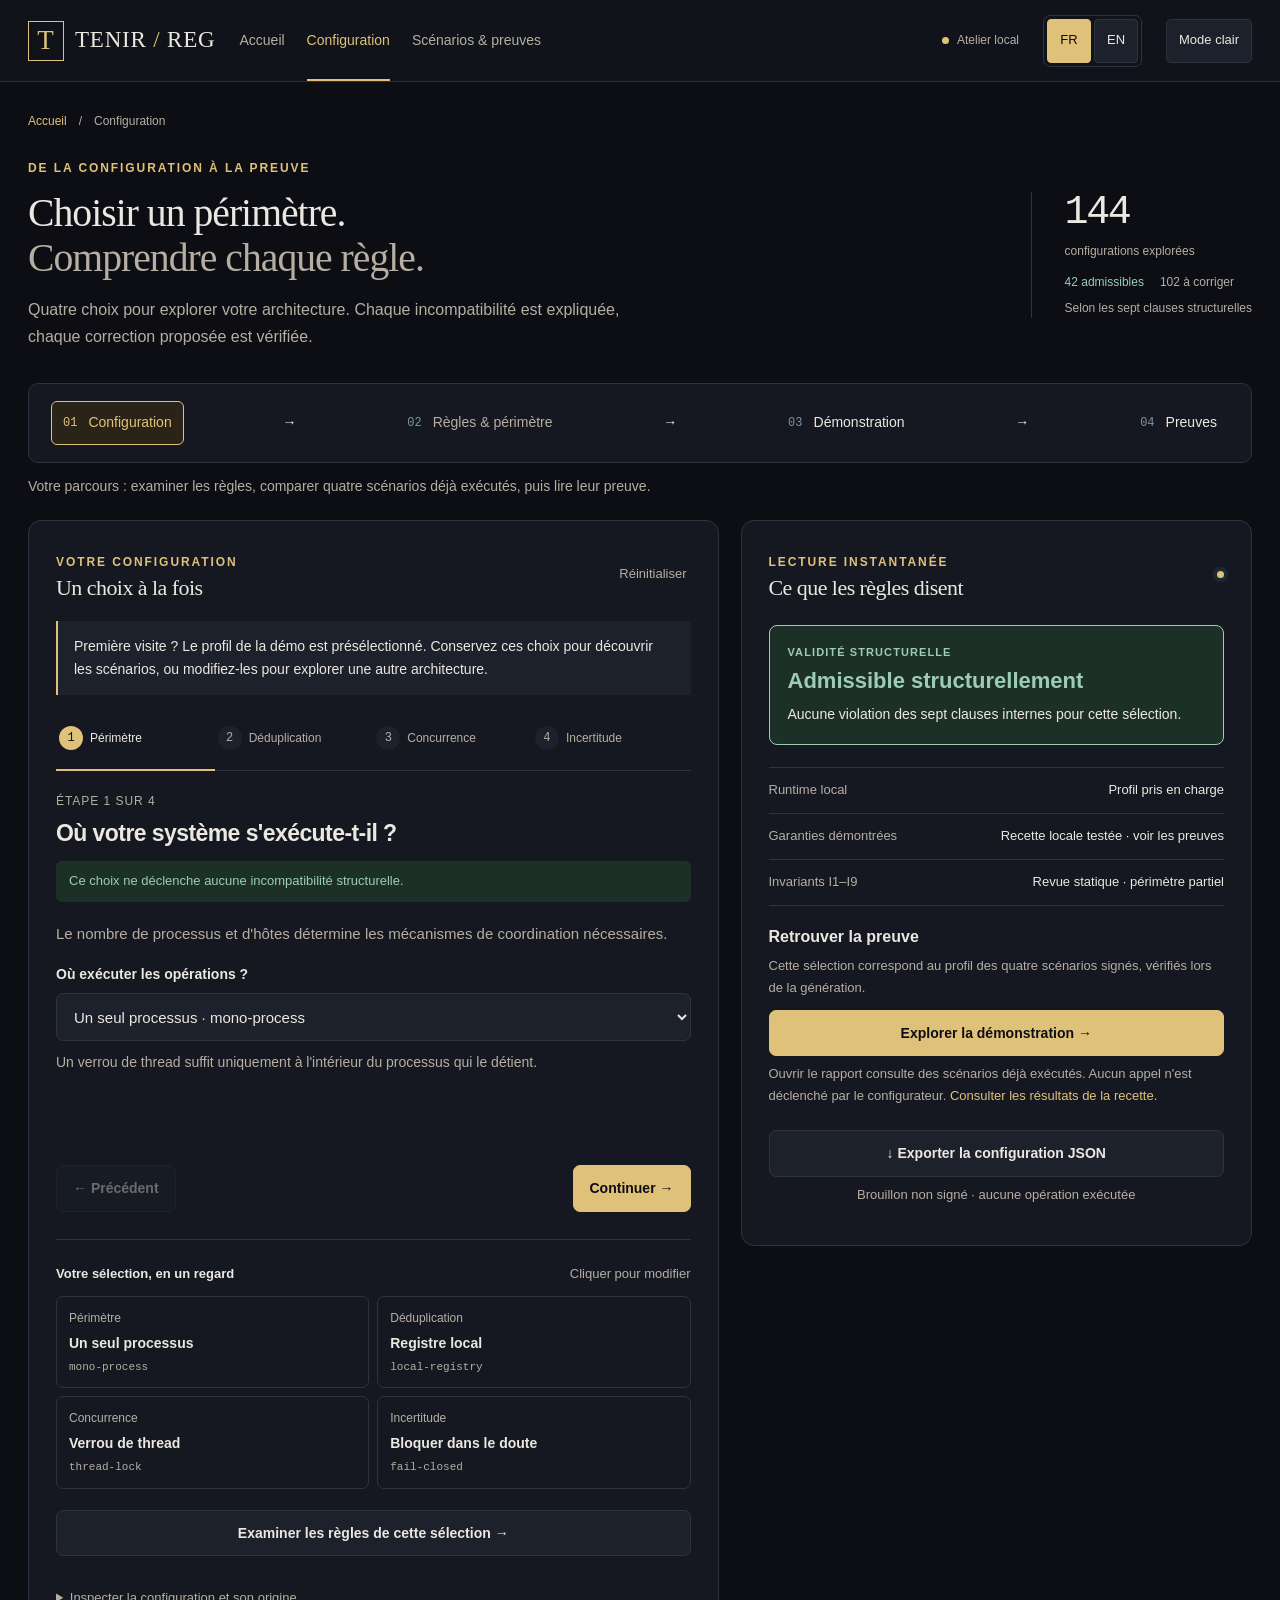
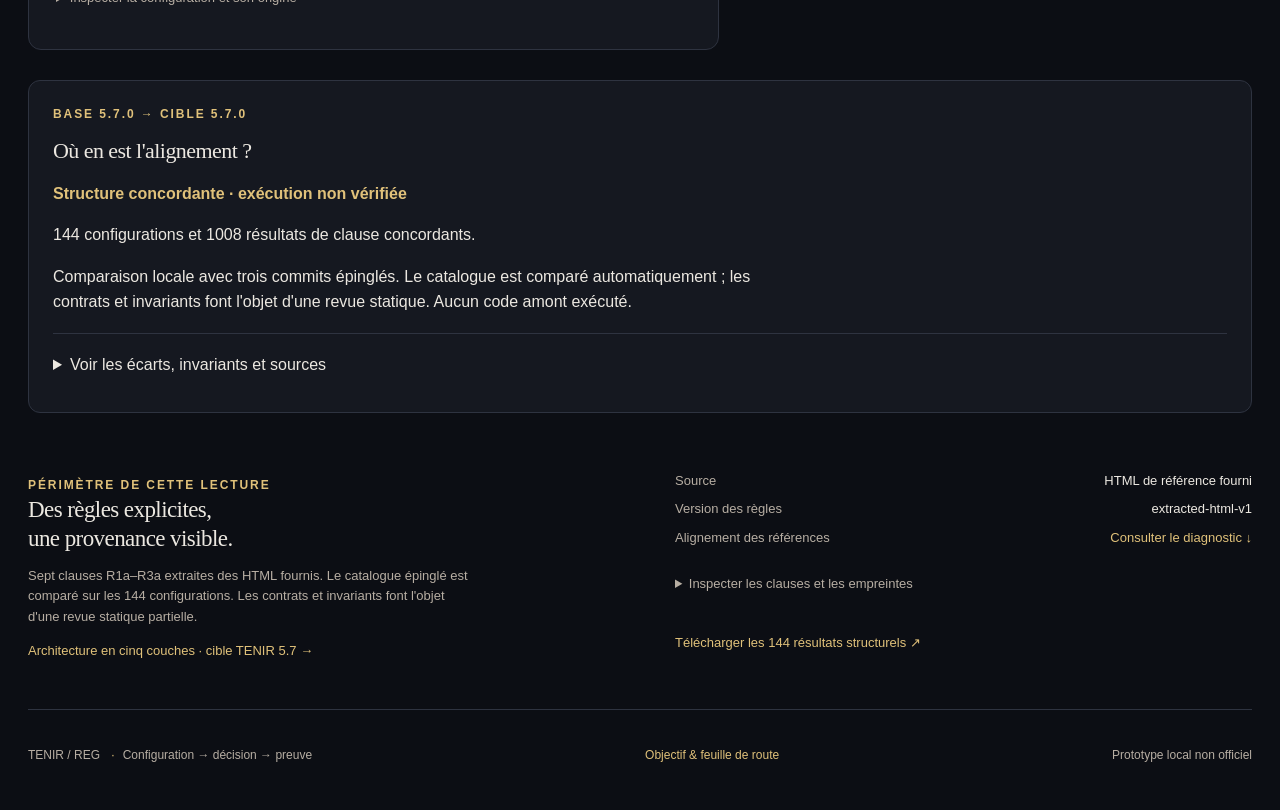
<file: tenir_demo/configurator_template.html>
<!doctype html>
<html lang="fr"><head><meta charset="utf-8"><meta name="viewport" content="width=device-width, initial-scale=1">
<title>TENIR/REG — Configurateur explicable</title>
<meta name="description" content="Explorez 144 configurations, comprenez les règles structurelles et retrouvez les preuves de la démonstration locale TENIR/REG.">
<meta data-template-only http-equiv="refresh" content="0;url=../output/configurator.html">
<style>@@STYLE@@</style></head><body>
<a id="skip-content" class="skip" href="#workspace">Aller au configurateur</a>
<header class="topbar"><a class="brand" href="../index.html" aria-label="TENIR REG, accueil" data-fr-aria-label="TENIR REG, accueil" data-en-aria-label="TENIR REG, home"><span class="brand-mark">T</span><span>TENIR<span class="brand-slash"> / </span>REG</span></a><nav aria-label="Navigation principale"><a href="../index.html" data-fr="Accueil" data-en="Home">Accueil</a><a id="header-config-link" class="active" aria-current="page" href="configurator.html">Configuration</a><a id="header-demo-link" href="report.html"><span id="header-demo-label">Scénarios &amp; preuves</span></a></nav><span class="local-label"><span></span><span>Atelier local</span></span><div class="language-switch" id="language-controls" role="group" aria-label="Langue"><button id="language-fr" type="button" lang="fr" aria-pressed="true">FR</button><button id="language-en" type="button" lang="en" aria-pressed="false">EN</button></div><button id="theme-toggle" class="theme-toggle" type="button" aria-label="Passer en mode clair">Mode clair</button></header>
<main>
<div class="breadcrumb"><a href="../index.html" data-fr="Accueil" data-en="Home">Accueil</a><span>/</span><span>Configuration</span></div>
<section class="intro"><div><p class="eyebrow">DE LA CONFIGURATION À LA PREUVE</p><h1><span class="heading-main">Choisir un périmètre.</span><br><span>Comprendre chaque règle.</span></h1><p class="intro-copy">Quatre choix pour explorer votre architecture. Chaque incompatibilité est expliquée, chaque correction proposée est vérifiée.</p></div><div class="catalogue-stat"><strong>144</strong><span>configurations explorées</span><div><b>42 admissibles</b><span>102 à corriger</span></div><small>Selon les sept clauses structurelles</small></div></section>
<nav class="journey" aria-label="Parcours produit"><button id="journey-config" type="button" aria-pressed="true" aria-controls="workspace"><b>01</b><span>Configuration</span></button><span aria-hidden="true">→</span><button id="journey-rules" type="button" aria-pressed="false" aria-controls="rules-scope"><b>02</b><span>Règles &amp; périmètre</span></button><span aria-hidden="true">→</span><a id="journey-demo" aria-disabled="true"><b>03</b><span>Démonstration</span></a><span aria-hidden="true">→</span><a id="journey-evidence" aria-disabled="true"><b>04</b><span>Preuves</span></a></nav>
<p id="journey-help" class="journey-help"></p>
<div id="return-context-bar" class="return-context-bar" hidden><a id="return-to-context" class="secondary" hidden></a><p id="return-context-note" class="small muted"></p></div>
<div class="workspace" id="workspace" tabindex="-1">
<section class="editor panel" aria-labelledby="editor-heading"><div class="section-heading"><div><span class="eyebrow">VOTRE CONFIGURATION</span><h2 id="editor-heading">Un choix à la fois</h2></div><button class="text-button" id="reset-config" type="button">Réinitialiser</button></div>
<p class="start-hint" data-fr="Première visite ? Le profil de la démo est présélectionné. Conservez ces choix pour découvrir les scénarios, ou modifiez-les pour explorer une autre architecture." data-en="First visit? The demo profile is preselected. Keep these choices to explore the scenarios, or change them to explore another architecture.">Première visite ? Le profil de la démo est présélectionné. Conservez ces choix pour découvrir les scénarios, ou modifiez-les pour explorer une autre architecture.</p>
<nav class="stepper" aria-label="Étapes du configurateur"><button id="step-0" type="button" aria-controls="panel-HOST_SCOPE"><span>1</span><span class="step-label">Périmètre</span></button><button id="step-1" type="button" aria-controls="panel-DEDUP_LAYER"><span>2</span><span class="step-label">Déduplication</span></button><button id="step-2" type="button" aria-controls="panel-CONCURRENCY"><span>3</span><span class="step-label">Concurrence</span></button><button id="step-3" type="button" aria-controls="panel-UNCERTAINTY"><span>4</span><span class="step-label">Incertitude</span></button></nav>
<p class="step-progress" id="step-progress">Étape 1 sur 4</p><h3 id="step-title">Où votre système s'exécute-t-il ?</h3><p id="step-feedback" class="step-feedback" role="status" aria-live="polite" aria-atomic="true"></p>
<div class="step-content">
<fieldset id="panel-HOST_SCOPE"><legend>Périmètre d'exécution</legend><p>Le nombre de processus et d'hôtes détermine les mécanismes de coordination nécessaires.</p><label for="field-HOST_SCOPE" data-fr="Où exécuter les opérations ?" data-en="Where should operations run?">Où exécuter les opérations ?</label><select id="field-HOST_SCOPE" aria-describedby="hint-HOST_SCOPE"><option value="mono-process" selected>Un seul processus · mono-process</option><option value="mono-host">Plusieurs processus, un hôte · mono-host</option><option value="multi-host">Plusieurs hôtes · multi-host</option></select><div class="field-hint" id="hint-HOST_SCOPE">Un verrou de thread suffit uniquement à l'intérieur du processus qui le détient.</div><p id="error-HOST_SCOPE" class="field-error" hidden></p></fieldset>
<fieldset id="panel-DEDUP_LAYER" hidden><legend>Déduplication des opérations</legend><p>Choisissez le mécanisme qui doit empêcher qu'une même opération soit envoyée plusieurs fois.</p><label for="field-DEDUP_LAYER" data-fr="Comment éviter les doublons ?" data-en="How should duplicates be prevented?">Comment éviter les doublons ?</label><select id="field-DEDUP_LAYER" aria-describedby="hint-DEDUP_LAYER"><option value="none">Aucun mécanisme · none</option><option value="local-registry" selected>Registre local · local-registry</option><option value="provider-idempotency-key">Clé du fournisseur · provider-idempotency-key</option><option value="distributed-consensus-registry">Registre distribué · distributed-consensus-registry</option></select><div class="field-hint" id="hint-DEDUP_LAYER">Le registre local du prototype protège les opérations du processus en cours.</div><p id="error-DEDUP_LAYER" class="field-error" hidden></p></fieldset>
<fieldset id="panel-CONCURRENCY" hidden><legend>Coordination des accès</legend><p>Ce mécanisme protège le contrôle du budget et la réservation lorsque des demandes arrivent ensemble.</p><label for="field-CONCURRENCY" data-fr="Comment protéger les accès simultanés ?" data-en="How should simultaneous access be protected?">Comment protéger les accès simultanés ?</label><select id="field-CONCURRENCY" aria-describedby="hint-CONCURRENCY"><option value="thread-lock" selected>Verrou de thread · thread-lock</option><option value="file-lock">Verrou de fichier · file-lock</option><option value="distributed-transaction">Transaction distribuée · distributed-transaction</option><option value="distributed-consensus">Consensus distribué · distributed-consensus</option></select><div class="field-hint" id="hint-CONCURRENCY">L'admissibilité d'un mécanisme ne démontre pas son implémentation dans votre système.</div><p id="error-CONCURRENCY" class="field-error" hidden></p></fieldset>
<fieldset id="panel-UNCERTAINTY" hidden><legend>Politique d'incertitude</legend><p>Indiquez le comportement souhaité lorsque les observations indispensables ne permettent pas de décider.</p><label for="field-UNCERTAINTY" data-fr="Que faire si une observation manque ?" data-en="What if an observation is missing?">Que faire si une observation manque ?</label><select id="field-UNCERTAINTY" aria-describedby="hint-UNCERTAINTY"><option value="fail-closed" selected>Bloquer dans le doute · fail-closed</option><option value="fail-open">Autoriser dans le doute · fail-open</option><option value="human-escalation">Demander une intervention · human-escalation</option></select><div class="field-hint" id="hint-UNCERTAINTY">Cet axe ne modifie pas les sept clauses structurelles. Le runtime local implémente uniquement fail-closed.</div><p id="error-UNCERTAINTY" class="field-error" hidden></p></fieldset>
</div><div class="step-actions"><button class="secondary" id="previous-step" type="button" disabled>← Précédent</button><button class="primary" id="next-step" type="button">Continuer →</button></div>
<div id="change-feedback" class="change-feedback" hidden><p id="change-message" role="status" aria-live="polite"></p><button id="undo-change" class="secondary" type="button" data-fr="Annuler ce changement" data-en="Undo this change">Annuler ce changement</button></div>
<div class="selection-heading"><h3>Votre sélection, en un regard</h3><span>Cliquer pour modifier</span></div><div id="selection-summary" class="selection-summary"></div>
<button id="review-rules" class="secondary review-rules" type="button" aria-controls="rules-scope">Examiner les règles de cette sélection →</button>
<details class="snapshot"><summary>Inspecter la configuration et son origine</summary><h4>Configuration actuelle</h4><pre id="current-config"></pre><h4>Configuration avant la première correction</h4><p class="muted small">Capturée à l'application d'une suggestion et conservée jusqu'à la réinitialisation.</p><pre id="initial-config"></pre><p id="change-summary" class="small muted"></p></details>
</section>
<aside class="assessment panel" aria-labelledby="assessment-heading"><div class="section-heading"><div><span class="eyebrow">LECTURE INSTANTANÉE</span><h2 id="assessment-heading">Ce que les règles disent</h2></div><span class="live-dot" title="Mise à jour à chaque sélection"></span></div>
<div class="validity-box" id="validity-box" role="status" aria-live="polite"><span class="status-label">VALIDITÉ STRUCTURELLE</span><strong id="validity-status" tabindex="-1">Chargement…</strong><p id="validity-explanation"></p></div>
<ul id="violation-list" class="violation-list" aria-label="Clauses violées"></ul>
<section id="corrections-section"><div class="corrections-heading"><h3>Corrections possibles</h3><span id="suggestions-count"></span></div><p class="muted small">Les propositions changent le moins de champs possible. Votre choix initial reste consultable.</p><div id="suggestions" class="suggestions"></div></section>
<dl class="support-status"><div><dt>Runtime local</dt><dd id="runtime-status"></dd></div><div><dt>Garanties démontrées</dt><dd id="guarantees-status"></dd></div><div><dt>Invariants I1–I9</dt><dd id="invariants-status">@@INVARIANTS_STATUS@@</dd></div></dl>
<div class="demo-box"><h3>Retrouver la preuve</h3><p id="demo-explanation" class="small muted"></p><a class="primary demo-link" id="demo-link" aria-disabled="true">Explorer la démonstration →</a><div id="local-profile-recovery" hidden><p id="demo-profile-preview" class="small muted"></p><button id="use-local-profile" type="button" class="secondary" data-fr="Utiliser le profil de la démo" data-en="Use the demo profile">Utiliser le profil de la démo</button></div><p class="small muted"><span>Ouvrir le rapport consulte des scénarios déjà exécutés. Aucun appel n'est déclenché par le configurateur.</span> <a href="test-results.json">Consulter les résultats de la recette.</a></p></div>
<button class="secondary export-button" id="export-config" type="button">↓ Exporter la configuration JSON</button><p class="small muted export-note">Brouillon non signé · aucune opération exécutée</p><p id="export-status" class="small" role="status" aria-live="polite"></p>
</aside></div>
<section id="rules-scope" class="rules-workspace" hidden aria-labelledby="rules-heading">
<div class="rules-view-heading"><div><p class="eyebrow">02 · RÈGLES &amp; PÉRIMÈTRE</p><h2 id="rules-heading" tabindex="-1">Les sept clauses, appliquées à votre sélection.</h2><p class="muted small">Chaque statut vient de l'évaluateur structurel. Une clause non applicable n'est pas comptée comme une règle satisfaite.</p></div><button id="back-to-config" class="secondary" type="button">← Modifier la configuration</button></div>
<section id="rules-next" class="rules-next" aria-labelledby="rules-next-title"><div><h3 id="rules-next-title"></h3><p id="rules-next-copy"></p></div><div class="rules-next-actions"><a id="rules-demo-link" class="primary" hidden data-fr="Comparer les quatre scénarios →" data-en="Compare the four scenarios →">Comparer les quatre scénarios →</a><button id="rules-fix" class="primary" type="button" hidden data-fr="Corriger le premier champ concerné →" data-en="Fix the first affected field →">Corriger le premier champ concerné →</button><button id="rules-use-local" class="secondary" type="button" hidden data-fr="Utiliser le profil de la démo" data-en="Use the demo profile">Utiliser le profil de la démo</button></div></section>
<div class="rules-layout"><section class="panel rules-catalogue" aria-labelledby="rules-results-heading"><h3 id="rules-results-heading">Résultats clause par clause</h3><p id="rules-summary" class="rules-summary" role="status" aria-live="polite"></p><div class="rules-legend"><span class="rule-status" data-rule-status="SATISFIED">Satisfaite</span><span class="rule-status" data-rule-status="VIOLATED">Violée</span><span class="rule-status" data-rule-status="NOT_APPLICABLE">Non applicable</span></div><div id="rule-results" class="rule-results"></div></section>
<aside class="panel scope-panel" aria-labelledby="scope-heading"><p class="eyebrow">PÉRIMÈTRE COURANT</p><h3 id="scope-heading">Votre architecture sélectionnée</h3><div id="scope-config-summary" class="selection-summary"></div><p id="scope-description" class="muted small"></p><dl class="support-status"><div><dt>Admissibilité</dt><dd id="scope-validity"></dd></div><div><dt>Runtime local</dt><dd id="scope-runtime"></dd></div><div><dt>Invariants I1–I9</dt><dd id="scope-invariants-status">@@INVARIANTS_STATUS@@</dd></div></dl><p class="small muted">Cliquez sur un champ pour revenir directement au choix correspondant. Votre sélection et votre configuration avant correction sont conservées.</p><p class="small muted">Les règles contrôlent les relations entre périmètre, déduplication et concurrence. L'axe UNCERTAINTY ne modifie pas ces sept clauses. Le diagnostic ci-dessous compare le catalogue épinglé ; la compatibilité d'exécution reste non vérifiée.</p></aside></div>
</section>
@@ALIGNMENT@@
<section class="provenance-panel"><div><span class="eyebrow">PÉRIMÈTRE DE CETTE LECTURE</span><h2><span>Des règles explicites,</span><br><span>une provenance visible.</span></h2><p>Sept clauses R1a–R3a extraites des HTML fournis. Le catalogue épinglé est comparé sur les 144 configurations. Les contrats et invariants font l'objet d'une revue statique partielle.</p><p><a href="../index.html" data-fr="Architecture en cinq couches · cible TENIR 5.7 →" data-en="Five-layer architecture · TENIR 5.7 target →">Architecture en cinq couches · cible TENIR 5.7 →</a></p></div><div><dl><div><dt>Source</dt><dd>HTML de référence fourni</dd></div><div><dt>Version des règles</dt><dd id="rules-version"></dd></div><div><dt>Alignement des références</dt><dd><a href="#reference-alignment" data-fr="Consulter le diagnostic ↓" data-en="Read the diagnostic ↓">Consulter le diagnostic ↓</a></dd></div></dl><details><summary>Inspecter les clauses et les empreintes</summary><pre id="provenance-detail"></pre><ul id="rules-list"></ul></details><a href="configuration-catalogue.json">Télécharger les 144 résultats structurels ↗</a></div></section>
<footer><span>TENIR / REG <span class="footer-dot">·</span><span>Configuration → décision → preuve</span></span><a href="../PRODUCT.md">Objectif &amp; feuille de route</a><span>Prototype local non officiel</span></footer>
<noscript><div class="noscript"><span>Activez JavaScript pour utiliser le parcours guidé. Les résultats restent disponibles dans</span> <a href="configuration-catalogue.json">le catalogue JSON</a>.</div></noscript>
</main><script type="application/json" id="configurator-model">@@MODEL@@</script><script type="application/json" id="configurator-rule-translations">@@RULE_EN@@</script><script id="configurator-script">@@SCRIPT@@</script></body></html>
</file>
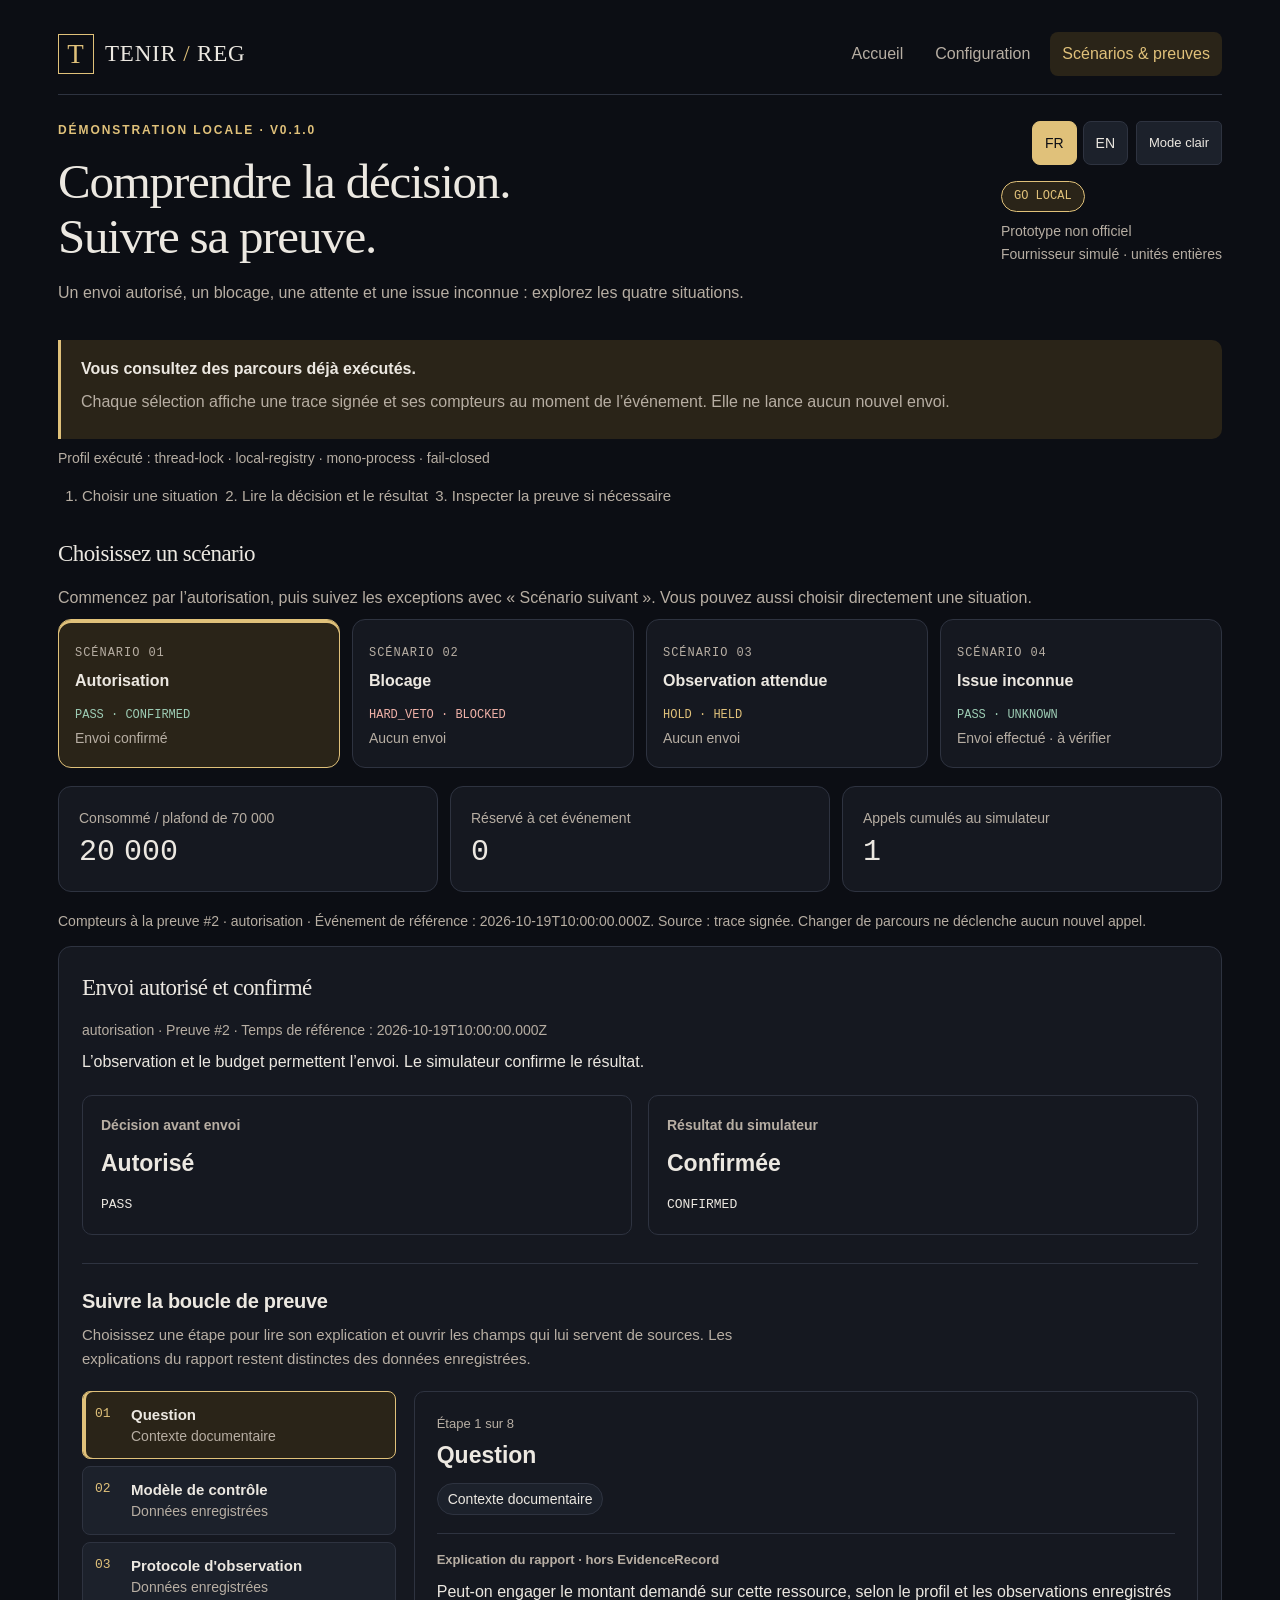
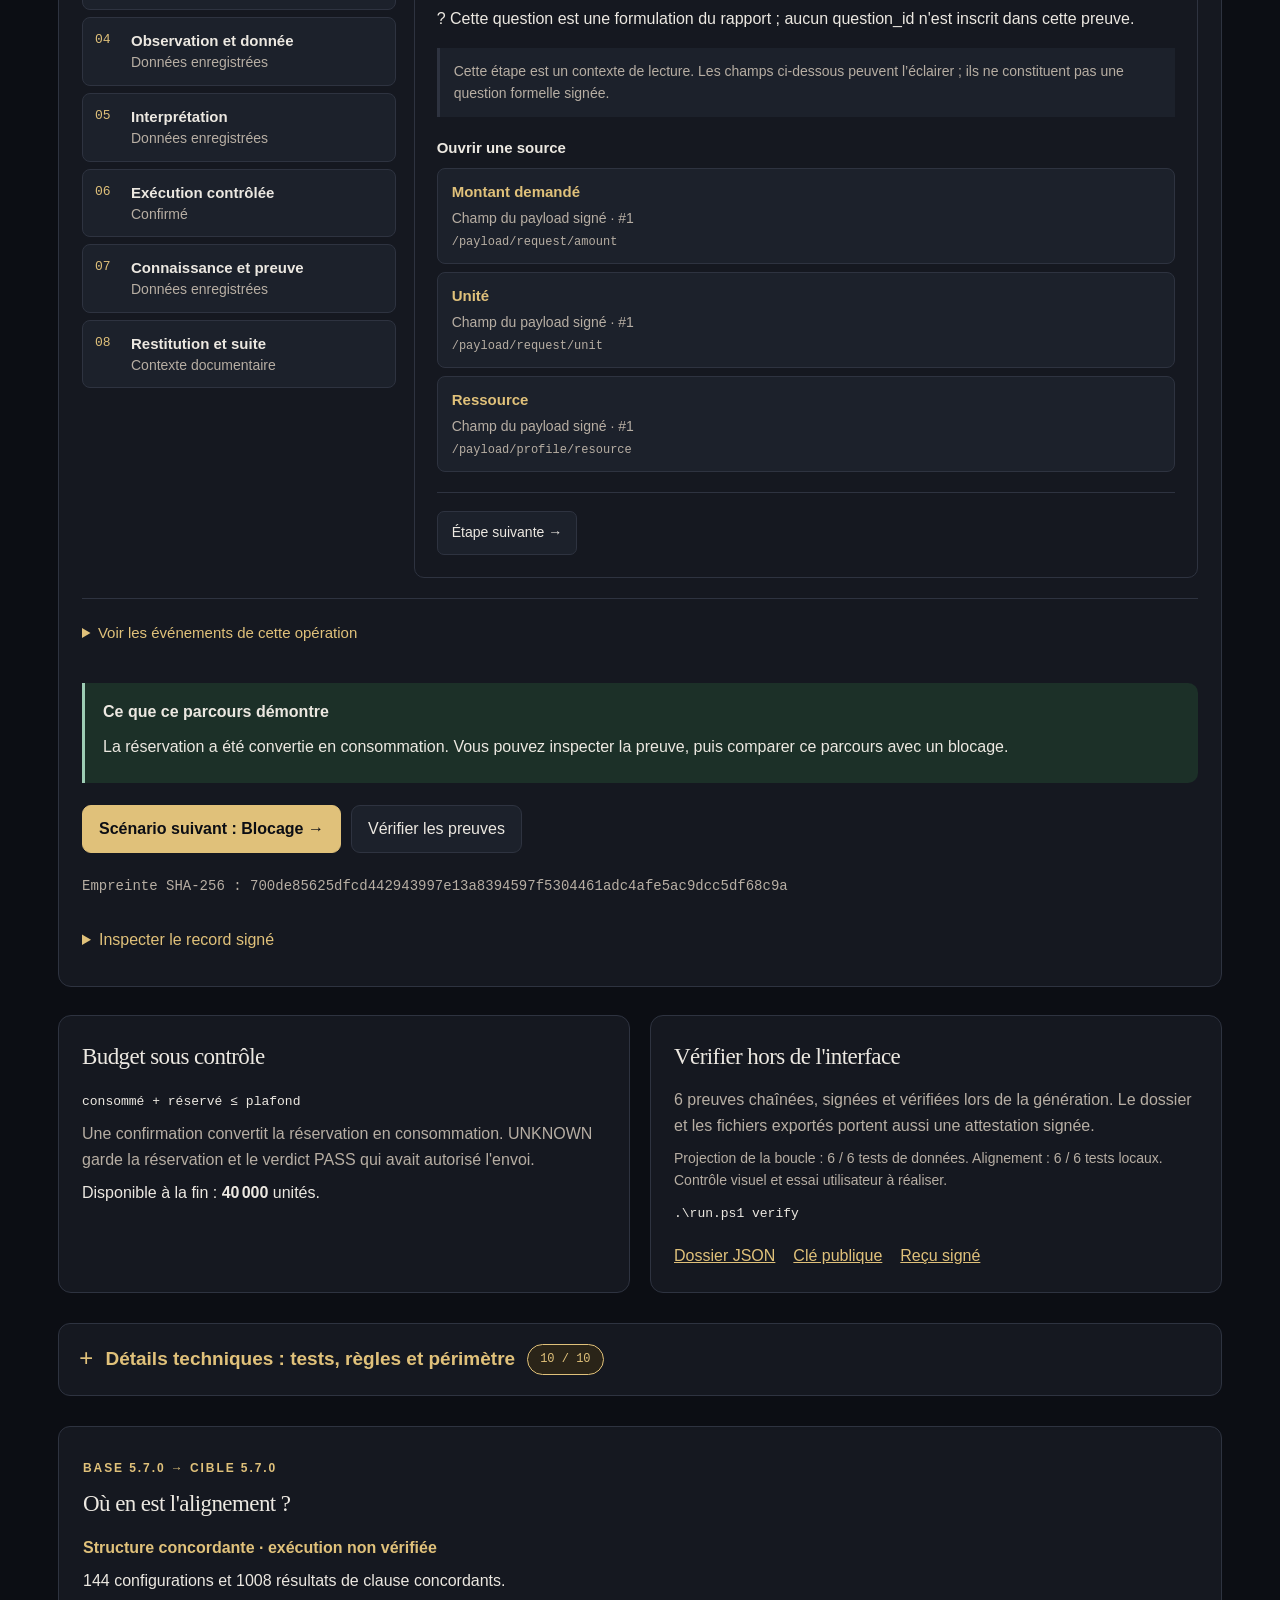
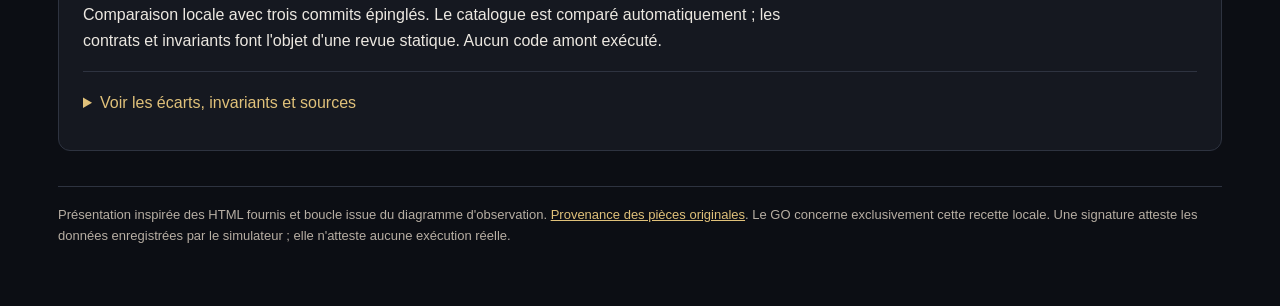
<file: tenir_demo/report_template.html>
<!doctype html>
<html lang="fr"><head><meta charset="utf-8"><meta name="viewport" content="width=device-width, initial-scale=1">
<title data-fr="@@REPORT_TITLE_FR@@" data-en="@@REPORT_TITLE_EN@@">@@REPORT_TITLE_FR@@</title>
<meta data-template-only http-equiv="refresh" content="0;url=../output/report.html">
<style>
:root{color-scheme:dark;--bg:#07111f;--panel:#101e30;--border:#2a3a4e;--muted:#a9bbce;--cyan:#22d3ee;--green:#86efac;--red:#fda4af;--amber:#fcd34d}*{box-sizing:border-box}body{margin:0;background:radial-gradient(ellipse at top left,#103647 0,transparent 48%),var(--bg);color:#e5eef7;font:16px/1.6 'Segoe UI',sans-serif}main{max-width:1220px;margin:auto;padding:32px 28px 60px}a{color:var(--cyan)}.eyebrow{letter-spacing:.16em;text-transform:uppercase;color:var(--cyan);font-size:12px;font-weight:700}header{display:flex;gap:32px;justify-content:space-between;align-items:start;margin-bottom:26px}h1{font-size:clamp(30px,4vw,49px);letter-spacing:-.04em;line-height:1.12;margin:15px 0}h2{font-size:23px;margin:0 0 12px}h3{font-size:15px;color:var(--cyan);margin:0 0 9px}p{margin:8px 0}.muted{color:var(--muted)}.badge{display:inline-block;border:1px solid var(--border);border-radius:30px;padding:5px 12px;font:12px/1.6 Consolas,monospace}.PASS{color:var(--green)}.HARD_VETO{color:var(--red)}.HOLD{color:var(--amber)}.cards{display:grid;grid-template-columns:repeat(4,1fr);gap:12px;margin:25px 0 35px}.stat{padding:18px 20px;border:1px solid var(--border);border-radius:13px;background:#101e30ad}.stat strong{display:block;font:30px/1.4 Consolas,monospace}.stat small{color:var(--muted)}section{margin-top:28px}.scenarios{display:grid;grid-template-columns:repeat(4,1fr);gap:12px}button{color:inherit;font:inherit;text-align:left;cursor:pointer;border:1px solid var(--border);border-radius:13px;background:var(--panel);padding:18px}button:hover,button[aria-pressed=true]{border-color:var(--cyan);background:#123043}button:focus-visible{outline:3px solid var(--cyan);outline-offset:3px}button small{display:block;color:var(--muted);margin:10px 0 3px}button b{font-size:14px}#detail{border:1px solid var(--border);border-radius:13px;padding:23px;margin-top:14px;background:#101e30b0}.loop{display:grid;grid-template-columns:repeat(4,1fr);gap:18px;margin-top:22px}.loop article{border-top:2px solid #31556d;padding-top:12px}.loop p{font-size:14px;overflow-wrap:anywhere}pre{white-space:pre-wrap;overflow-wrap:anywhere;background:#07111f;border:1px solid var(--border);padding:15px;border-radius:9px;max-height:460px;overflow:auto;font-size:12px}details{margin-top:20px}summary{cursor:pointer;color:var(--cyan)}table{width:100%;border-collapse:collapse;font-size:14px}th,td{text-align:left;border-bottom:1px solid var(--border);padding:12px 8px}th{color:var(--muted);font-weight:500}.panel{padding:23px;background:var(--panel);border:1px solid var(--border);border-radius:13px}.twocol{display:grid;grid-template-columns:1fr 1fr;gap:20px}.tiny{font-size:13px}.exports{display:flex;gap:18px;flex-wrap:wrap;margin-top:18px}code{font:13px Consolas,monospace}footer{margin-top:35px;padding-top:18px;border-top:1px solid var(--border);font-size:13px;color:var(--muted)}@media(max-width:800px){.cards,.scenarios,.loop,.twocol{grid-template-columns:1fr 1fr}header{display:block}}@media(max-width:480px){main{padding:20px 16px}.scenarios,.loop,.twocol{grid-template-columns:1fr}.stat{padding:12px}.stat strong{font-size:24px}td{padding:8px 4px}}
.language-switch{display:flex;gap:6px;justify-content:flex-end;margin-bottom:16px}.language-switch button{padding:6px 12px;border-radius:8px;font:14px "Segoe UI",sans-serif;cursor:pointer;color:inherit;background:transparent;border:1px solid #3e6475}.language-switch button[aria-pressed=true]{color:#102e31;background:#54dfdb;border-color:#54dfdb}button:focus-visible,a:focus-visible,summary:focus-visible{outline:3px solid #54dfdb;outline-offset:3px}button,a.action,summary{min-height:44px}.app-nav{display:flex;align-items:center;justify-content:space-between;gap:20px;border-bottom:1px solid var(--border);padding-bottom:18px;margin-bottom:26px}.brand{font-weight:750;letter-spacing:.08em;color:#e5eef7;text-decoration:none}.nav-links{display:flex;gap:8px;flex-wrap:wrap}.nav-links a{display:inline-flex;align-items:center;min-height:44px;padding:8px 12px;border-radius:8px;text-decoration:none;color:var(--muted)}.nav-links a[aria-current=page]{color:var(--cyan);background:#123043}.replay-note{padding:16px 20px;border-left:3px solid var(--cyan);border-radius:0 10px 10px 0;background:#12304388}.guide-steps{display:flex;gap:24px;padding-left:24px;color:var(--muted);font-size:15px;flex-wrap:wrap}.cards{grid-template-columns:repeat(3,1fr);margin:18px 0}.stat small{font-size:14px}.scenario-index{font:12px Consolas,monospace;letter-spacing:.08em;color:var(--muted)}.scenario-title{display:block;margin-top:5px;font-size:16px}.scenario-code{font:12px Consolas,monospace;display:block;margin-top:14px}.scenario-hint{display:block;margin-top:5px;font-size:14px;color:var(--muted)}.scenarios button{padding:18px 16px}.scenarios button[aria-pressed=true]{box-shadow:inset 0 3px 0 var(--cyan)}.result-grid{display:grid;grid-template-columns:1fr 1fr;gap:16px;margin:20px 0}.result-block{padding:18px;background:#07111f88;border:1px solid var(--border);border-radius:10px}.result-block h3{font-size:14px;color:var(--muted)}.result-label{font-size:23px;font-weight:700;margin:8px 0}.result-block code{display:inline-block;margin-top:6px}.recovery{padding:16px 18px;border-left:3px solid var(--amber);background:#fcd34d08;border-radius:0 10px 10px 0;margin:20px 0}.recovery.success{border-color:var(--green);background:#86efac08}.recovery h3{font-size:16px;color:inherit}.scenario-actions{display:flex;gap:10px;align-items:center;flex-wrap:wrap;margin:22px 0}.action{display:inline-flex;align-items:center;justify-content:center;border:1px solid var(--border);border-radius:9px;padding:10px 16px;text-decoration:none;color:#e5eef7;background:#101e30;font:inherit;cursor:pointer}.action.primary{background:var(--cyan);border-color:var(--cyan);color:#07111f;font-weight:700}.action:hover{border-color:var(--cyan)}.action.primary:hover{background:#67e8f9}.audit-block{margin-top:30px}.audit-block>summary{display:flex;align-items:center;gap:12px;padding:20px;font-size:19px;font-weight:650;background:var(--panel);border:1px solid var(--border);border-radius:12px}.audit-block>summary:before{content:'+';font:24px Consolas,monospace}.audit-block[open]>summary:before{content:'−'}.audit-content{padding-top:1px}.record-hash{font-family:Consolas,monospace;font-size:12px}.sr-only{position:absolute;width:1px;height:1px;padding:0;margin:-1px;overflow:hidden;clip:rect(0,0,0,0);white-space:nowrap;border:0}.skip-link{position:absolute;top:0;left:20px;padding:12px 18px;transform:translateY(-150%);z-index:5;background:var(--cyan);color:var(--bg)}.skip-link:focus{transform:translateY(0)}.loop h3{font-size:14px}.loop{gap:14px}.tiny{font-size:14px}summary{padding:10px 0}h2[tabindex="-1"]:focus{outline:2px solid var(--cyan);outline-offset:5px}p,li{overflow-wrap:anywhere}@media(max-width:800px){.app-nav{align-items:flex-start;flex-direction:column;gap:8px}.guide-steps{gap:8px 24px}.cards{grid-template-columns:repeat(3,1fr)}.stat{padding:14px}.stat strong{font-size:25px}}@media(max-width:560px){.cards,.result-grid{grid-template-columns:1fr}.cards{gap:8px}.stat{display:flex;align-items:center;justify-content:space-between;gap:12px}.stat strong{flex-shrink:0}.scenarios{grid-template-columns:1fr 1fr}.scenario-actions .action{width:100%}.nav-links{gap:0}.nav-links a{padding:8px}.loop{grid-template-columns:1fr 1fr}.guide-steps{display:block}.guide-steps li{margin:6px 0}}@media(prefers-reduced-motion:reduce){*,*:before,*:after{scroll-behavior:auto!important;transition:none!important;animation:none!important}}
@@PROOF_LOOP_STYLE@@
@@ALIGNMENT_STYLE@@
</style></head><body><a class="skip-link" href="#parcours"><span data-fr="Aller aux scénarios" data-en="Skip to scenarios">Aller aux scénarios</span></a><main>
<nav class="app-nav" id="report-navigation" aria-label="Navigation principale"><a class="brand" href="../index.html"><span class="brand-mark" aria-hidden="true">T</span><span class="brand-name">TENIR <span class="brand-slash">/</span> REG</span></a><div class="nav-links"><a href="../index.html"><span data-fr="Accueil" data-en="Home">Accueil</span></a><a id="report-to-config" href="configurator.html?return=demo"><span data-fr="Configuration" data-en="Configuration">Configuration</span></a><a href="#parcours" aria-current="page"><span data-fr="Scénarios & preuves" data-en="Scenarios & evidence">Scénarios & preuves</span></a></div></nav>
<header><div><div class="eyebrow"><span data-fr="Démonstration locale · v0.1.0" data-en="Local demonstration · v0.1.0">Démonstration locale · v0.1.0</span></div><h1><span data-fr="Comprendre la décision." data-en="Understand the decision.">Comprendre la décision.</span><br><span data-fr="Suivre sa preuve." data-en="Follow its evidence.">Suivre sa preuve.</span></h1><p class="muted"><span data-fr="Un envoi autorisé, un blocage, une attente et une issue inconnue : explorez les quatre situations." data-en="An authorized dispatch, a block, a hold and an unknown outcome: explore all four situations.">Un envoi autorisé, un blocage, une attente et une issue inconnue : explorez les quatre situations.</span></p></div><div><div class="appearance-controls"><div class="language-switch" id="language-controls" role="group" aria-label="Langue"><button type="button" id="language-fr" lang="fr" aria-pressed="true">FR</button><button type="button" id="language-en" lang="en" aria-pressed="false">EN</button></div><button id="theme-toggle" class="theme-toggle" type="button" aria-label="Passer en mode clair">Mode clair</button></div><span class="badge">@@GO@@</span><p class="muted tiny"><span data-fr="Prototype non officiel" data-en="Unofficial prototype">Prototype non officiel</span><br><span data-fr="Fournisseur simulé · unités entières" data-en="Simulated provider · integer units">Fournisseur simulé · unités entières</span></p></div></header>
<div class="replay-note"><strong><span data-fr="Vous consultez des parcours déjà exécutés." data-en="You are viewing previously executed scenarios.">Vous consultez des parcours déjà exécutés.</span></strong><p class="muted"><span data-fr="Chaque sélection affiche une trace signée et ses compteurs au moment de l’événement. Elle ne lance aucun nouvel envoi." data-en="Each selection displays a signed trace and its counters at the time of the event. It does not trigger another dispatch.">Chaque sélection affiche une trace signée et ses compteurs au moment de l’événement. Elle ne lance aucun nouvel envoi.</span></p></div>
<p id="executed-profile" class="muted tiny"></p><p id="profile-context" class="replay-note tiny" hidden></p>
<ol class="guide-steps"><li><span data-fr="Choisir une situation" data-en="Choose a situation">Choisir une situation</span></li><li><span data-fr="Lire la décision et le résultat" data-en="Read the decision and outcome">Lire la décision et le résultat</span></li><li><span data-fr="Inspecter la preuve si nécessaire" data-en="Inspect the evidence when needed">Inspecter la preuve si nécessaire</span></li></ol>
<section aria-labelledby="parcours"><h2 id="parcours" tabindex="-1"><span data-fr="Choisissez un scénario" data-en="Choose a scenario">Choisissez un scénario</span></h2><p class="muted" id="scenario-help"><span data-fr="Commencez par l’autorisation, puis suivez les exceptions avec « Scénario suivant ». Vous pouvez aussi choisir directement une situation." data-en="Start with authorization, then follow the exceptions using “Next scenario”. You can also select any situation directly.">Commencez par l’autorisation, puis suivez les exceptions avec « Scénario suivant ». Vous pouvez aussi choisir directement une situation.</span></p><div class="scenarios" id="scenarios" role="group" aria-labelledby="parcours" aria-describedby="scenario-help"></div><p id="selection-announcement" class="sr-only" role="status" aria-live="polite" aria-atomic="true"></p><div class="cards" aria-describedby="counter-context"><div class="stat"><small><span data-fr="Consommé / plafond de 70 000" data-en="Consumed / ceiling of 70,000">Consommé / plafond de 70 000</span></small><strong id="consumed"></strong></div><div class="stat"><small><span data-fr="Réservé à cet événement" data-en="Reserved at this event">Réservé à cet événement</span></small><strong id="reserved"></strong></div><div class="stat"><small><span data-fr="Appels cumulés au simulateur" data-en="Cumulative simulator calls">Appels cumulés au simulateur</span></small><strong id="calls"></strong></div></div><p id="counter-context" class="muted tiny"></p><div id="detail" role="region" aria-labelledby="scenario-title"><span class="muted"><span data-fr="Chargement des preuves locales…" data-en="Loading local evidence…">Chargement des preuves locales…</span></span></div></section>
<section class="twocol" id="preuves"><div class="panel"><h2><span data-fr="Budget sous contrôle" data-en="Budget under control">Budget sous contrôle</span></h2><p><code><span data-fr="consommé + réservé ≤ plafond" data-en="consumed + reserved ≤ ceiling">consommé + réservé ≤ plafond</span></code></p><p class="muted"><span data-fr="Une confirmation convertit la réservation en consommation. UNKNOWN garde la réservation et le verdict PASS qui avait autorisé l&#x27;envoi." data-en="Confirmation converts the reservation into consumption. UNKNOWN retains the reservation and the PASS verdict that authorized dispatch.">Une confirmation convertit la réservation en consommation. UNKNOWN garde la réservation et le verdict PASS qui avait autorisé l'envoi.</span></p><p><span data-fr="Disponible à la fin : " data-en="Final available budget: ">Disponible à la fin : </span><strong id="available"></strong><span data-fr=" unités." data-en=" units."> unités.</span></p></div><div class="panel"><h2><span data-fr="Vérifier hors de l&#x27;interface" data-en="Verify outside the interface">Vérifier hors de l'interface</span></h2><p class="muted"><span data-fr="@@VERIFICATION_FR@@" data-en="@@VERIFICATION_EN@@">@@VERIFICATION_FR@@</span></p><p class="muted tiny"><span data-fr="Projection de la boucle : @@PROOF_LOOP_PASSED@@ / @@PROOF_LOOP_TOTAL@@ tests de données. Alignement : @@ALIGNMENT_PASSED@@ / @@ALIGNMENT_TOTAL@@ tests locaux. Contrôle visuel et essai utilisateur à réaliser." data-en="Evidence-loop projection: @@PROOF_LOOP_PASSED@@ / @@PROOF_LOOP_TOTAL@@ data tests. Alignment: @@ALIGNMENT_PASSED@@ / @@ALIGNMENT_TOTAL@@ local tests. Visual and user walkthrough pending.">Projection de la boucle : @@PROOF_LOOP_PASSED@@ / @@PROOF_LOOP_TOTAL@@ tests de données. Alignement : @@ALIGNMENT_PASSED@@ / @@ALIGNMENT_TOTAL@@ tests locaux. Contrôle visuel et essai utilisateur à réaliser.</span></p><code>.\run.ps1 verify</code><div class="exports"><a href="evidence.json"><span data-fr="Dossier JSON" data-en="JSON dossier">Dossier JSON</span></a><a href="evidence.public.pem"><span data-fr="Clé publique" data-en="Public key">Clé publique</span></a><a href="receipt.json"><span data-fr="Reçu signé" data-en="Signed receipt">Reçu signé</span></a></div></div></section>
<details class="audit-block" id="audit-details"><summary><span data-fr="Détails techniques : tests, règles et périmètre" data-en="Technical details: tests, rules and scope">Détails techniques : tests, règles et périmètre</span><span class="badge">@@PASSED@@ / 10</span></summary><div class="audit-content"><section class="panel"><h2><span data-fr="Recette T01–T10" data-en="Acceptance tests T01–T10">Recette T01–T10</span></h2><p class="muted tiny"><span data-fr="Attentes figées dans les fixtures. Tests exécutés automatiquement par le même auteur ; aucune indépendance QA revendiquée." data-en="Expected outcomes are fixed in fixtures. Tests run automatically by the same author; no independent QA is claimed.">Attentes figées dans les fixtures. Tests exécutés automatiquement par le même auteur ; aucune indépendance QA revendiquée.</span></p><div style="overflow:auto"><table><thead><tr><th>Test</th><th><span data-fr="Critère" data-en="Criterion">Critère</span></th><th><span data-fr="Résultat" data-en="Result">Résultat</span></th></tr></thead><tbody>@@TESTS@@</tbody></table></div><a href="test-results.json"><span data-fr="Résultats et environnement" data-en="Results and environment">Résultats et environnement</span></a></section>
<section class="twocol"><div class="panel"><h2>Structure · @@COUNTS@@</h2><p class="muted"><span data-fr="Configurations admissibles selon les sept clauses extraites. La comparaison avec le catalogue épinglé et les écarts de contrat sont détaillés dans le diagnostic." data-en="Admissible configurations under the seven extracted clauses. The pinned catalogue comparison and contract differences are detailed in the diagnostic.">Configurations admissibles selon les sept clauses extraites. La comparaison avec le catalogue épinglé et les écarts de contrat sont détaillés dans le diagnostic.</span></p><p><a href="#reference-alignment" data-fr="Consulter l’alignement ↓" data-en="Inspect alignment ↓">Consulter l’alignement ↓</a></p><details><summary><span data-fr="Lire les sept clauses R1a–R3a" data-en="Read the seven R1a–R3a clauses">Lire les sept clauses R1a–R3a</span></summary><ul>@@CLAUSES@@</ul></details></div><div class="panel"><h2><span data-fr="Périmètre de la démonstration" data-en="Demonstration scope">Périmètre de la démonstration</span></h2><p class="muted"><span data-fr="État en mémoire, mono-tenant et mono-processus. Aucun paiement ni fournisseur réel. Les clés privées de développement restent en mémoire et ne sont pas exportées." data-en="In-memory state, single tenant and single process. No real payment or provider. Development private keys remain in memory and are not exported.">État en mémoire, mono-tenant et mono-processus. Aucun paiement ni fournisseur réel. Les clés privées de développement restent en mémoire et ne sont pas exportées.</span></p><p class="muted"><span data-fr="Pas de persistance après redémarrage, reprise, réconciliation automatique, IAM, certification ou garantie de production. SOSA/PROV reste une référence documentaire sans validation SHACL." data-en="No persistence across restarts, recovery, automatic reconciliation, IAM, certification or production guarantee. SOSA/PROV remains a documentary reference without SHACL validation.">Pas de persistance après redémarrage, reprise, réconciliation automatique, IAM, certification ou garantie de production. SOSA/PROV reste une référence documentaire sans validation SHACL.</span></p><a href="../README.md"><span data-fr="Instructions et contrat" data-en="Instructions and contract">Instructions et contrat</span></a></div></section></div></details>
@@ALIGNMENT@@
<footer><span data-fr="Présentation inspirée des HTML fournis et boucle issue du diagramme d&#x27;observation. " data-en="Presentation inspired by the supplied HTML and loop from the observation diagram. ">Présentation inspirée des HTML fournis et boucle issue du diagramme d'observation. </span><a href="../references/manifest.json"><span data-fr="Provenance des pièces originales" data-en="Original source provenance">Provenance des pièces originales</span></a><span data-fr=". Le GO concerne exclusivement cette recette locale. Une signature atteste les données enregistrées par le simulateur ; elle n&#x27;atteste aucune exécution réelle." data-en=". GO applies only to these local acceptance tests. A signature attests the data recorded by the simulator; it does not attest any real-world execution.">. Le GO concerne exclusivement cette recette locale. Une signature atteste les données enregistrées par le simulateur ; elle n'atteste aucune exécution réelle.</span></footer>
</main><script type="application/json" id="signed-model">@@DATA@@</script><script>
'use strict';
@@PROOF_LOOP_CLIENT@@
const model=JSON.parse(document.getElementById('signed-model').textContent);
let language='fr',selected=0;
try{const saved=localStorage.getItem('tenir-reg-language');if(saved==='fr'||saved==='en')language=saved;}catch(error){}
let reportParameters=null;
try{reportParameters=new URLSearchParams(typeof location!=='undefined'?location.search:'');}catch(error){}
const reportDirectory=typeof location!=='undefined'&&typeof location.pathname==='string'?location.pathname.replace(/[^/]*$/,''):'';
const reportStorageKey='tenir-reg-report:'+reportDirectory;
const scenarioIndex=operationId=>model.operations.findIndex(record=>record.payload.operation_id===operationId);
let restored=reportParameters?scenarioIndex(reportParameters.get('scenario')):-1;
if(restored<0){try{restored=scenarioIndex(sessionStorage.getItem(reportStorageKey));}catch(error){}}
if(restored>=0)selected=restored;
const t=(fr,en)=>language==='en'?en:fr;
const fmt=n=>n.toLocaleString(language==='en'?'en-GB':'fr-FR');
const holder=document.getElementById('scenarios');
const initialProofLoopNavigation=reportParameters ? {
  operationId:reportParameters.get('scenario'),stepId:reportParameters.get('loop'),
  sourceSequence:/^[1-9][0-9]{0,8}$/.test(reportParameters.get('source_seq')||'')?Number(reportParameters.get('source_seq')):null,
  sourcePointer:reportParameters.get('source_ptr')
} : null;
let scenarioConfigurationLink=null;
function rememberProofLoopState(state){
  if(reportParameters){
    for(const key of ['loop','source_seq','source_ptr'])reportParameters.delete(key);
    const stage=model.proof_loops[state.operationId]?.stages.find(item=>item.id===state.stepId);
    if(stage){
      reportParameters.set('loop',stage.id);
      const source=stage.sources.find(item=>item.record_sequence===state.sourceSequence&&item.pointer===state.sourcePointer);
      if(source){reportParameters.set('source_seq',String(source.record_sequence));reportParameters.set('source_ptr',source.pointer);}
    }
  }
  rememberScenario(state.operationId);
}
function rememberScenario(operationId){
  try{sessionStorage.setItem(reportStorageKey,operationId);}catch(error){}
  if(reportParameters){
    reportParameters.set('scenario',operationId);
    try{history.replaceState(null,'','report.html?'+reportParameters.toString()+(typeof location!=='undefined'?location.hash:''));}catch(error){}
  }
  const query=['return=demo','scenario='+encodeURIComponent(operationId)];
  const valid={cfg:/^cfg-[a-f0-9]{16}$/,initial:/^cfg-[a-f0-9]{16}$/,undo:/^cfg-[a-f0-9]{16}$/,step:/^[1-4]$/,captured:/^[01]$/};
  for(const key of ['cfg','step','initial','captured','undo']){
    const value=reportParameters?reportParameters.get(key):null;
    if(value!==null&&valid[key].test(value))query.push(key+'='+encodeURIComponent(value));
  }
  const stage=model.proof_loops[operationId]?.stages.find(item=>item.id===(reportParameters?reportParameters.get('loop'):null));
  if(stage){
    query.push('loop='+encodeURIComponent(stage.id));
    const source=stage.sources.find(item=>String(item.record_sequence)===(reportParameters?reportParameters.get('source_seq'):null)&&item.pointer===reportParameters.get('source_ptr'));
    if(source){query.push('source_seq='+source.record_sequence,'source_ptr='+encodeURIComponent(source.pointer));}
  }
  const configHref='configurator.html?'+query.join('&');
  document.getElementById('report-to-config').setAttribute('href',configHref);
  if(scenarioConfigurationLink)scenarioConfigurationLink.setAttribute('href',configHref);
}
function presentation(p){
  const views={
    CONFIRMED:{name:t('Autorisation','Authorization'),title:t('Envoi autorisé et confirmé','Dispatch authorized and confirmed'),hint:t('Envoi confirmé','Dispatch confirmed'),decision:t('Autorisé','Authorized'),execution:t('Confirmée','Confirmed'),explanation:t('L’observation et le budget permettent l’envoi. Le simulateur confirme le résultat.','The observation and budget allow dispatch. The simulator confirms the outcome.'),next:t('La réservation a été convertie en consommation. Vous pouvez inspecter la preuve, puis comparer ce parcours avec un blocage.','The reservation was converted into consumption. Inspect the evidence, then compare this scenario with a block.')},
    BLOCKED:{name:t('Blocage','Blocked'),title:t('Envoi bloqué avant exécution','Dispatch blocked before execution'),hint:t('Aucun envoi','No dispatch'),decision:t('Refusé','Denied'),execution:t('Aucun envoi','No dispatch'),explanation:t('L’hypothèse est affaiblie : la règle bloque la demande avant tout appel au simulateur.','The hypothesis is weakened: the rule blocks the request before any simulator call.'),next:t('Vérifier l’observation à l’origine du veto. Une nouvelle évaluation demanderait une observation justifiée et une nouvelle demande.','Review the observation behind the veto. A new evaluation would require a justified observation and a new request.')},
    HELD:{name:t('Observation attendue','Awaiting observation'),title:t('En attente d’une observation valide','Awaiting a valid observation'),hint:t('Aucun envoi','No dispatch'),decision:t('En attente','On hold'),execution:t('Aucun envoi','No dispatch'),explanation:t('L’observation indispensable est absente. La demande est mise en attente avant tout appel au simulateur.','The required observation is missing. The request is held before any simulator call.'),next:t('Obtenir une observation valide et récente avant une nouvelle évaluation. Cette trace confirme qu’aucun envoi n’a eu lieu.','Obtain a valid, recent observation before a new evaluation. This trace confirms that no dispatch took place.')},
    UNKNOWN:{name:t('Issue inconnue','Outcome unknown'),title:t('Envoi effectué, résultat inconnu','Dispatched, outcome unknown'),hint:t('Envoi effectué · à vérifier','Dispatched · needs checking'),decision:t('Autorisé à l’envoi','Authorized for dispatch'),execution:t('Résultat inconnu','Outcome unknown'),explanation:t('La demande a été autorisée et envoyée. Le simulateur n’a pas confirmé son résultat ; l’autorisation historique reste PASS.','The request was authorized and dispatched. The simulator did not confirm the outcome; the historical authorization remains PASS.'),next:t('Vérifier l’issue auprès du fournisseur avant toute relance. La réservation reste conservée. La réconciliation n’est pas proposée dans cette démonstration.','Check the outcome with the provider before any retry. The reservation remains held. Reconciliation is not available in this demonstration.')}
  };
  return views[p.operation_state]||{name:p.operation_id,title:p.operation_id,hint:p.operation_state,decision:p.decision.verdict,execution:p.operation_state,explanation:p.decision.reasons.join(', '),next:t('Inspecter la preuve pour comprendre cet état.','Inspect the evidence to understand this state.')};
}
function show(i,focusHeading=false){
  selected=i;scenarioConfigurationLink=null;
  const record=model.operations[i],p=record.payload;
  for(const field of ['consumed','reserved'])document.getElementById(field).textContent=fmt(p.budget_after[field]);
  document.getElementById('calls').textContent=fmt(p.provider_journal.length);
  document.getElementById('counter-context').textContent=t('Compteurs à la preuve #','Counters at evidence #')+p.sequence+' · '+p.operation_id+t(' · Événement de référence : ',' · Reference event: ')+new Date(p.reference_time*1000).toISOString()+t('. Source : trace signée. Changer de parcours ne déclenche aucun nouvel appel.','. Source: signed trace. Changing scenarios does not trigger a new call.');
  rememberScenario(p.operation_id);
  [...holder.children].forEach((button,index)=>button.setAttribute('aria-pressed',String(i===index)));
  const view=presentation(p),detail=document.getElementById('detail');detail.replaceChildren();
  document.getElementById('selection-announcement').textContent=t('Scénario ','Scenario ')+(i+1)+' / '+model.operations.length+' : '+view.title;
  const title=document.createElement('h2');title.setAttribute('id','scenario-title');title.setAttribute('tabindex','-1');title.textContent=view.title;
  const meta=document.createElement('p');meta.textContent=p.operation_id+' · '+t('Preuve #','Evidence #')+p.sequence+t(' · Temps de référence : ',' · Reference time: ')+new Date(p.reference_time*1000).toISOString();meta.className='muted tiny';detail.append(title,meta);
  const explanation=document.createElement('p');explanation.textContent=view.explanation;detail.append(explanation);
  const results=document.createElement('div');results.className='result-grid';
  [[t('Décision avant envoi','Decision before dispatch'),view.decision,p.decision.verdict],[t('Résultat du simulateur','Simulator outcome'),view.execution,p.operation_state]].forEach(([label,value,raw])=>{
    const block=document.createElement('article'),heading=document.createElement('h3'),result=document.createElement('p'),code=document.createElement('code');block.className='result-block';heading.textContent=label;result.className='result-label';result.textContent=value;code.textContent=raw;block.append(heading,result,code);results.append(block);
  });detail.append(results);
  const loop=document.createElement('section');loop.setAttribute('id','proof-loop');detail.append(loop);
  renderProofLoop(loop,record,model.proof_loops[p.operation_id],language,model.evidence_records,{initialState:initialProofLoopNavigation,onChange:rememberProofLoopState});
  const recovery=document.createElement('aside'),recoveryTitle=document.createElement('h3'),recoveryText=document.createElement('p');recovery.className='recovery'+(p.operation_state==='CONFIRMED'?' success':'');recoveryTitle.textContent=p.operation_state==='CONFIRMED'?t('Ce que ce parcours démontre','What this scenario demonstrates'):t('Quelle suite donner ?','What should happen next?');recoveryText.textContent=view.next;recovery.append(recoveryTitle,recoveryText);
  if(p.operation_state!=='CONFIRMED'){const note=document.createElement('p');note.className='muted tiny';note.textContent=t('Conseil de traitement : cette page conserve la trace existante.','Handling guidance: this page preserves the existing trace.');recovery.append(note);}detail.append(recovery);
  const actions=document.createElement('div');actions.className='scenario-actions';
  if(i>0){const previous=document.createElement('button');previous.type='button';previous.className='action';previous.textContent=t('← Scénario précédent','← Previous scenario');previous.setAttribute('data-action','previous-scenario');previous.addEventListener('click',()=>show(i-1,true));actions.append(previous);}
  if(i<model.operations.length-1){const next=document.createElement('button');next.type='button';next.className='action primary';next.textContent=t('Scénario suivant : ','Next scenario: ')+presentation(model.operations[i+1].payload).name+' →';next.setAttribute('data-action','next-scenario');next.addEventListener('click',()=>show(i+1,true));actions.append(next);}
  else{const completed=document.createElement('p');completed.className='muted';completed.textContent=t('Fin du parcours guidé. Vous pouvez vérifier les preuves ou revoir la configuration.','End of the guided journey. You can verify the evidence or review the configuration.');detail.append(completed);}
  const proof=document.createElement('a');proof.className='action'+(i===model.operations.length-1?' primary':'');proof.setAttribute('href','#preuves');proof.textContent=t('Vérifier les preuves','Verify the evidence');actions.append(proof);
  if(i===model.operations.length-1){const config=document.createElement('a');scenarioConfigurationLink=config;config.className='action';config.setAttribute('href',document.getElementById('report-to-config').getAttribute('href'));config.textContent=t('Revoir la configuration','Review configuration');actions.append(config);}detail.append(actions);
  const hash=document.createElement('p');hash.className='tiny muted record-hash';hash.textContent=t('Empreinte SHA-256 : ','SHA-256 fingerprint: ')+record.integrity.payload_sha256;hash.style.overflowWrap='anywhere';detail.append(hash);
  const details=document.createElement('details'),summary=document.createElement('summary'),pre=document.createElement('pre');summary.textContent=t('Inspecter le record signé','Inspect the signed record');pre.textContent=JSON.stringify(record,null,2);details.append(summary,pre);detail.append(details);
  if(focusHeading&&typeof title.focus==='function')title.focus();
}
function renderLanguage(){
  document.documentElement.lang=language;
  document.querySelectorAll('[data-fr][data-en]').forEach(element=>{element.textContent=element.getAttribute('data-'+language);});
  document.getElementById('language-controls').setAttribute('aria-label',t('Langue','Language'));
  document.getElementById('report-navigation').setAttribute('aria-label',t('Navigation principale','Main navigation'));
  ['fr','en'].forEach(locale=>document.getElementById('language-'+locale).setAttribute('aria-pressed',String(language===locale)));
  document.getElementById('available').textContent=fmt(model.final_budget.available);
  const profile=model.operations[0].payload.profile.configuration;
  document.getElementById('executed-profile').textContent=t('Profil exécuté : ','Executed profile: ')+Object.values(profile).join(' · ');
  const profileContext=document.getElementById('profile-context'),incoming=reportParameters?reportParameters.get('cfg'):null;
  profileContext.hidden=!(incoming&&model.runtime_configuration_id&&incoming!==model.runtime_configuration_id);
  profileContext.textContent=profileContext.hidden?'':t('Votre sélection est conservée pour le retour. Ces traces concernent uniquement le profil local affiché ci-dessus.','Your selection is preserved for your return. These traces apply only to the local profile shown above.');
  holder.replaceChildren();
  model.operations.forEach((record,index)=>{const p=record.payload,view=presentation(p),button=document.createElement('button');button.type='button';button.setAttribute('aria-pressed','false');button.setAttribute('aria-controls','detail');const number=document.createElement('span');number.className='scenario-index';number.textContent=t('SCÉNARIO ','SCENARIO ')+String(index+1).padStart(2,'0');const name=document.createElement('b');name.className='scenario-title';name.textContent=view.name;const verdict=document.createElement('small');verdict.textContent=p.decision.verdict+' · '+p.operation_state;verdict.className='scenario-code '+p.decision.verdict;const hint=document.createElement('span');hint.className='scenario-hint';hint.textContent=view.hint;button.append(number,name,verdict,hint);button.addEventListener('click',()=>show(index));holder.append(button);});
  show(selected);
}
['fr','en'].forEach(locale=>document.getElementById('language-'+locale).addEventListener('click',()=>{language=locale;try{localStorage.setItem('tenir-reg-language',language);}catch(error){}renderLanguage();}));
renderLanguage();
</script></body></html>
</file>
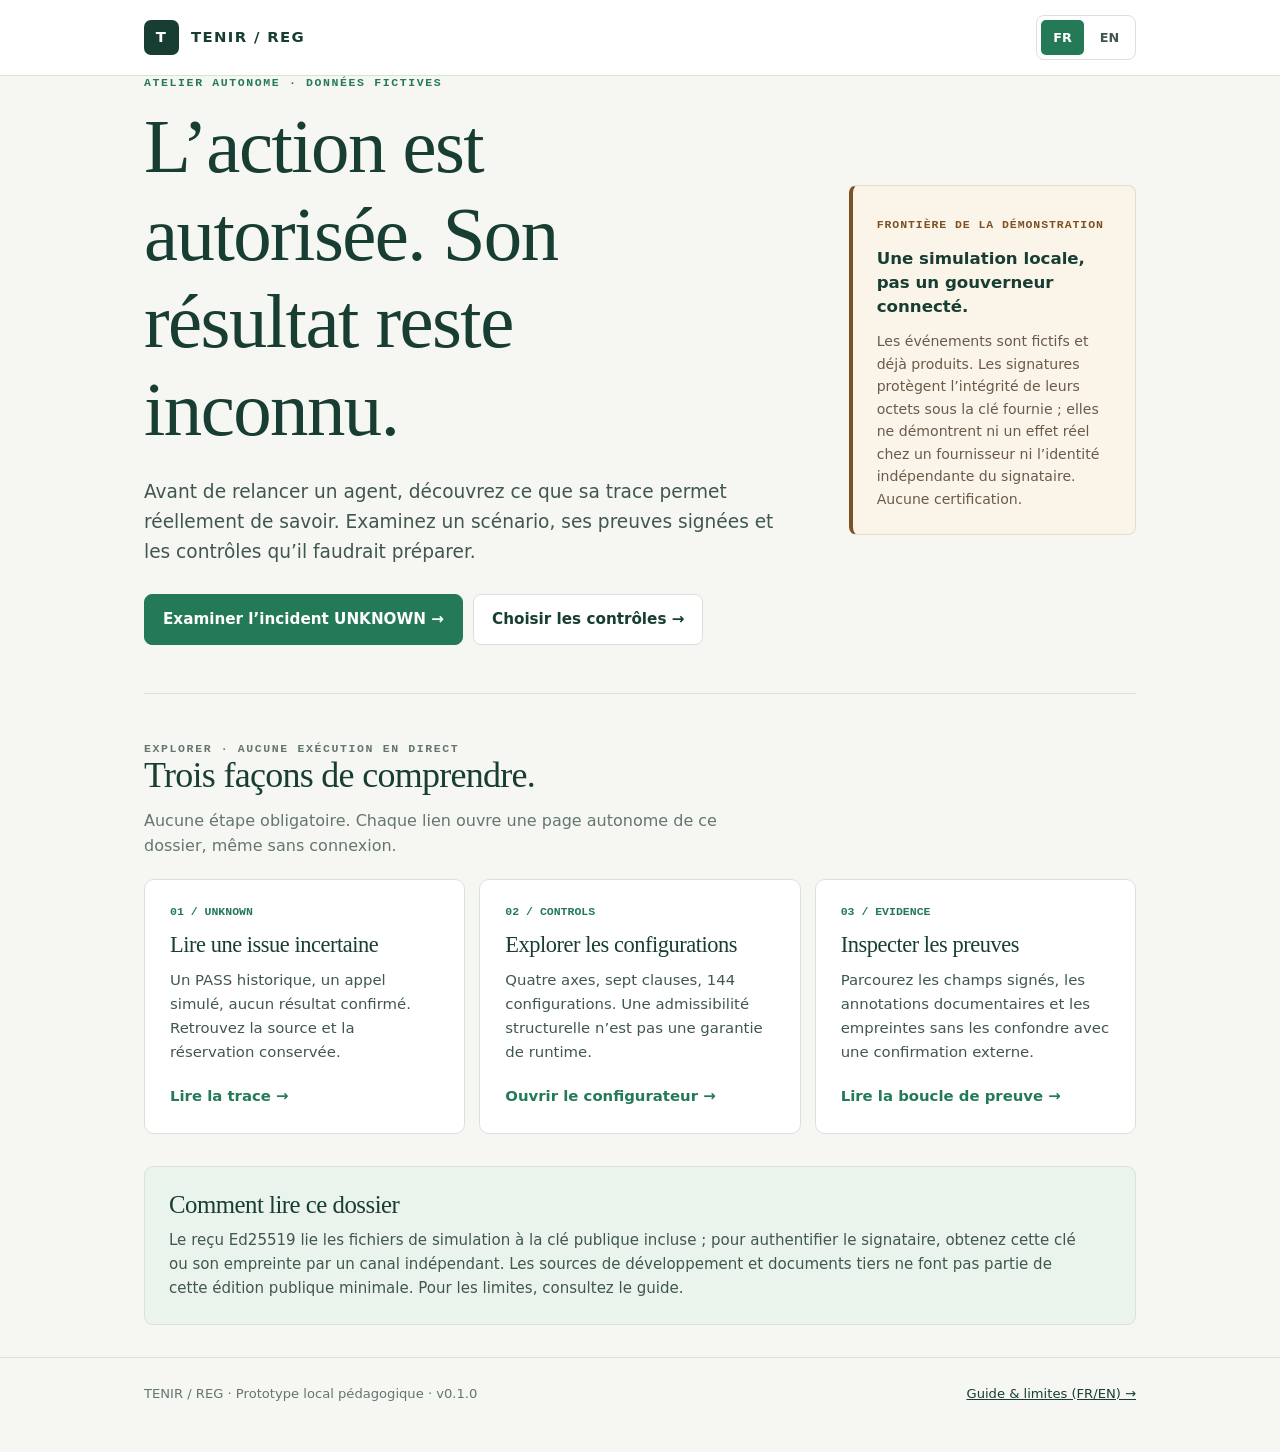
<file: tools/public_home.html>
<!doctype html>
<html lang="fr">
<head>
<meta charset="utf-8">
<meta name="viewport" content="width=device-width, initial-scale=1">
<title>TENIR / REG — Diagnostic & Evidence Workbench · Offline</title>
<meta name="description" content="Explorez des traces simulées signées, comprenez une issue UNKNOWN et choisissez des contrôles candidats. Démonstration locale autonome, non connectée à TENIR-Gov.">
<style>
:root{--bg:#f6f7f2;--panel:#fff;--ink:#183d33;--ink-soft:#40574e;--muted:#64766e;--accent:#247a57;--accent-light:#eaf4ed;--line:#d7e3da;--warning:#7c5123;--warning-bg:#fbf4e9;--mono:ui-monospace,SFMono-Regular,Consolas,monospace;--serif:Georgia,"Times New Roman",serif;--sans:system-ui,-apple-system,"Segoe UI",Arial,sans-serif}
*{box-sizing:border-box}body{margin:0;background:var(--bg);color:var(--ink);font:16px/1.6 var(--sans)}
a{color:var(--accent)}a:focus-visible,button:focus-visible{outline:3px solid var(--accent);outline-offset:4px}a:hover{text-decoration-thickness:2px}
.wrap{max-width:1100px;margin:auto;padding:0 clamp(18px,5vw,54px)}
header{border-bottom:1px solid var(--line);background:var(--panel)}
header .wrap{min-height:75px;display:flex;align-items:center;gap:15px;justify-content:space-between;flex-wrap:wrap}
.brand{font:700 .93rem/1.2 var(--sans);letter-spacing:.09em;color:var(--ink);text-decoration:none}
.logo{display:inline-grid;place-items:center;width:35px;height:35px;background:var(--ink);color:#fff;border-radius:7px;margin-right:12px}
.lang{display:flex;gap:4px;border:1px solid var(--line);border-radius:8px;padding:4px}
.lang button{background:transparent;border:0;border-radius:5px;min-width:43px;min-height:35px;color:var(--ink-soft);font:600 .8rem var(--sans);cursor:pointer}
.lang button[aria-pressed="true"]{background:var(--accent);color:#fff}
main{padding:clamp(36px,6vw,70px) 0}
.kicker{font:700 .72rem var(--mono);letter-spacing:.14em;text-transform:uppercase;color:var(--accent);margin:0 0 14px}
h1,h2,h3{font-family:var(--serif);line-height:1.14;letter-spacing:-.02em;font-weight:500}
h1{font-size:clamp(2.7rem,6vw,5rem);max-width:16ch;margin:0 0 24px}
h2{font-size:clamp(1.7rem,3vw,2.25rem)}
h3{font-size:1.4rem}
.lead{font-size:1.16rem;color:var(--ink-soft);max-width:56ch}
.hero{display:grid;grid-template-columns:minmax(0,1.6fr) minmax(255px,.7fr);align-items:center;gap:3rem;padding:0 0 48px;border-bottom:1px solid var(--line)}
.actions{display:flex;flex-wrap:wrap;gap:10px;margin:28px 0 0}
.cta{display:inline-flex;justify-content:center;align-items:center;border:1px solid var(--accent);background:var(--accent);border-radius:8px;color:#fff;padding:12px 18px;min-height:48px;text-decoration:none;font-size:.95rem;font-weight:650}
.cta:hover{background:var(--ink);border-color:var(--ink);color:#fff}
.cta.secondary{color:var(--ink);border-color:var(--line);background:#fff}
.cta.secondary:hover{border-color:var(--accent)}
.boundary{background:var(--warning-bg);border:1px solid #e8dbca;border-left:4px solid var(--warning);border-radius:8px;padding:24px}
.boundary span{font:700 .72rem var(--mono);text-transform:uppercase;letter-spacing:.08em;color:var(--warning)}
.boundary strong{display:block;font-size:1.04rem;line-height:1.45;margin:11px 0}
.boundary p{font-size:.88rem;margin:0;color:#6b5a48}
.section-head{margin:48px 0 20px}.section-head h2{margin:0 0 12px}.section-head p{margin:0;color:var(--muted);max-width:60ch}
.cards{display:grid;grid-template-columns:repeat(3,minmax(0,1fr));gap:14px}
.card{padding:25px;background:var(--panel);border:1px solid var(--line);border-radius:10px;display:flex;flex-direction:column;min-height:255px}
.card .number{font:700 .72rem var(--mono);color:var(--accent);margin:0 0 14px}
.card h3{margin:0 0 12px}.card p{font-size:.93rem;color:var(--ink-soft);flex:1;margin:0 0 20px}
.card>a{font-weight:650;text-decoration:none;font-size:.93rem}.card>a:hover{text-decoration:underline}
.note{margin:32px 0;padding:24px;border:1px solid var(--line);background:var(--accent-light);border-radius:9px}
.note h2{font-size:1.55rem;margin:0 0 8px}.note p{margin:0;max-width:95ch;font-size:.94rem;color:var(--ink-soft)}
footer{border-top:1px solid var(--line);padding:25px 0 45px;font-size:.82rem;color:var(--muted)}
footer .wrap{display:flex;justify-content:space-between;gap:1rem;flex-wrap:wrap}footer a{color:var(--ink)}
@media(max-width:820px){.hero{grid-template-columns:1fr;gap:20px}.cards{grid-template-columns:1fr}.card{min-height:0}}
@media(prefers-reduced-motion:reduce){*{scroll-behavior:auto!important}}
</style>
</head>
<body>
<header><div class="wrap"><a class="brand" href="./index.html"><span class="logo" aria-hidden="true">T</span>TENIR / REG</a>
<div class="lang" role="group" aria-label="Language / Langue"><button id="lang-fr" type="button" aria-pressed="true">FR</button><button id="lang-en" type="button" aria-pressed="false">EN</button></div>
</div></header>
<main class="wrap" id="main">
<section class="hero" aria-labelledby="hero-title">
<div><p class="kicker" data-fr="ATELIER AUTONOME · DONNÉES FICTIVES" data-en="STANDALONE WORKBENCH · FICTIONAL DATA">ATELIER AUTONOME · DONNÉES FICTIVES</p>
<h1 id="hero-title" data-fr="L’action est autorisée. Son résultat reste inconnu." data-en="The action was authorized. Its outcome remains unknown.">L’action est autorisée. Son résultat reste inconnu.</h1>
<p class="lead" data-fr="Avant de relancer un agent, découvrez ce que sa trace permet réellement de savoir. Examinez un scénario, ses preuves signées et les contrôles qu’il faudrait préparer." data-en="Before retrying an agent, find out what its trace can actually establish. Explore a scenario, its signed records and the controls you would need next.">Avant de relancer un agent, découvrez ce que sa trace permet réellement de savoir. Examinez un scénario, ses preuves signées et les contrôles qu’il faudrait préparer.</p>
<div class="actions"><a class="cta" href="output/report.html?scenario=issue-inconnue&amp;loop=execution#proof-loop" data-fr="Examiner l’incident UNKNOWN →" data-en="Explore the UNKNOWN incident →">Examiner l’incident UNKNOWN →</a><a class="cta secondary" href="output/configurator.html" data-fr="Choisir les contrôles →" data-en="Choose candidate controls →">Choisir les contrôles →</a></div>
</div>
<aside class="boundary"><span data-fr="FRONTIÈRE DE LA DÉMONSTRATION" data-en="DEMONSTRATION BOUNDARY">FRONTIÈRE DE LA DÉMONSTRATION</span>
<strong data-fr="Une simulation locale, pas un gouverneur connecté." data-en="Local simulation, not a connected governor.">Une simulation locale, pas un gouverneur connecté.</strong>
<p data-fr="Les événements sont fictifs et déjà produits. Les signatures protègent l’intégrité de leurs octets sous la clé fournie ; elles ne démontrent ni un effet réel chez un fournisseur ni l’identité indépendante du signataire. Aucune certification." data-en="Events are fictional and pre-generated. Signatures establish byte integrity under the supplied key; they do not prove a real provider effect or independently authenticate the signer. Not a certification.">Les événements sont fictifs et déjà produits. Les signatures protègent l’intégrité de leurs octets sous la clé fournie ; elles ne démontrent ni un effet réel chez un fournisseur ni l’identité indépendante du signataire. Aucune certification.</p>
</aside></section>
<section aria-labelledby="paths-title">
<div class="section-head"><p class="kicker" data-fr="EXPLORER · AUCUNE EXÉCUTION EN DIRECT" data-en="EXPLORE · NO LIVE EXECUTION">EXPLORER · AUCUNE EXÉCUTION EN DIRECT</p><h2 id="paths-title" data-fr="Trois façons de comprendre." data-en="Three ways to understand.">Trois façons de comprendre.</h2><p data-fr="Aucune étape obligatoire. Chaque lien ouvre une page autonome de ce dossier, même sans connexion." data-en="No mandatory sequence. Each link opens a standalone page within this folder, even offline.">Aucune étape obligatoire. Chaque lien ouvre une page autonome de ce dossier, même sans connexion.</p></div>
<div class="cards">
<article class="card"><div class="number">01 / UNKNOWN</div><h3 data-fr="Lire une issue incertaine" data-en="Read an uncertain outcome">Lire une issue incertaine</h3><p data-fr="Un PASS historique, un appel simulé, aucun résultat confirmé. Retrouvez la source et la réservation conservée." data-en="A historical PASS, a simulated dispatch, no confirmed result. Inspect the source and the reserved budget.">Un PASS historique, un appel simulé, aucun résultat confirmé. Retrouvez la source et la réservation conservée.</p><a href="output/report.html?scenario=issue-inconnue&amp;loop=execution#proof-loop" data-fr="Lire la trace →" data-en="Inspect the trace →">Lire la trace →</a></article>
<article class="card"><div class="number">02 / CONTROLS</div><h3 data-fr="Explorer les configurations" data-en="Explore configurations">Explorer les configurations</h3><p data-fr="Quatre axes, sept clauses, 144 configurations. Une admissibilité structurelle n’est pas une garantie de runtime." data-en="Four axes, seven clauses, 144 configurations. Structural admissibility is not a runtime guarantee.">Quatre axes, sept clauses, 144 configurations. Une admissibilité structurelle n’est pas une garantie de runtime.</p><a href="output/configurator.html" data-fr="Ouvrir le configurateur →" data-en="Open configurator →">Ouvrir le configurateur →</a></article>
<article class="card"><div class="number">03 / EVIDENCE</div><h3 data-fr="Inspecter les preuves" data-en="Inspect evidence">Inspecter les preuves</h3><p data-fr="Parcourez les champs signés, les annotations documentaires et les empreintes sans les confondre avec une confirmation externe." data-en="Follow signed fields, documentary annotations and hashes without treating them as external confirmation.">Parcourez les champs signés, les annotations documentaires et les empreintes sans les confondre avec une confirmation externe.</p><a href="output/report.html?scenario=issue-inconnue&amp;loop=knowledge#proof-loop" data-fr="Lire la boucle de preuve →" data-en="Explore the evidence loop →">Lire la boucle de preuve →</a></article>
</div></section>
<section class="note" aria-labelledby="read-title"><h2 id="read-title" data-fr="Comment lire ce dossier" data-en="How to read this dossier">Comment lire ce dossier</h2><p data-fr="Le reçu Ed25519 lie les fichiers de simulation à la clé publique incluse ; pour authentifier le signataire, obtenez cette clé ou son empreinte par un canal indépendant. Les sources de développement et documents tiers ne font pas partie de cette édition publique minimale. Pour les limites, consultez le guide." data-en="The Ed25519 receipt links simulation files to the included public key; authenticating the signer requires an independent trusted channel for that key or its fingerprint. Development sources and third-party documents are not included in this minimal public edition. See the guide for scope.">Le reçu Ed25519 lie les fichiers de simulation à la clé publique incluse ; pour authentifier le signataire, obtenez cette clé ou son empreinte par un canal indépendant. Les sources de développement et documents tiers ne font pas partie de cette édition publique minimale. Pour les limites, consultez le guide.</p></section>
</main><footer><div class="wrap"><span data-fr="TENIR / REG · Prototype local pédagogique · v0.1.0" data-en="TENIR / REG · Educational local prototype · v0.1.0">TENIR / REG · Prototype local pédagogique · v0.1.0</span><a href="README.md" data-fr="Guide & limites (FR/EN) →" data-en="Guide & limitations (FR/EN) →">Guide & limites (FR/EN) →</a></div></footer>
<script>
"use strict";
(function(){
  function choose(lang){
    document.documentElement.lang=lang;
    document.querySelectorAll("[data-fr][data-en]").forEach(function(el){el.textContent=el.getAttribute("data-"+lang)});
    for(const code of ["fr","en"]){document.getElementById("lang-"+code).setAttribute("aria-pressed",String(code===lang))}
  }
  document.getElementById("lang-fr").addEventListener("click",function(){choose("fr")});
  document.getElementById("lang-en").addEventListener("click",function(){choose("en")});
})();
</script></body></html>
</file>
